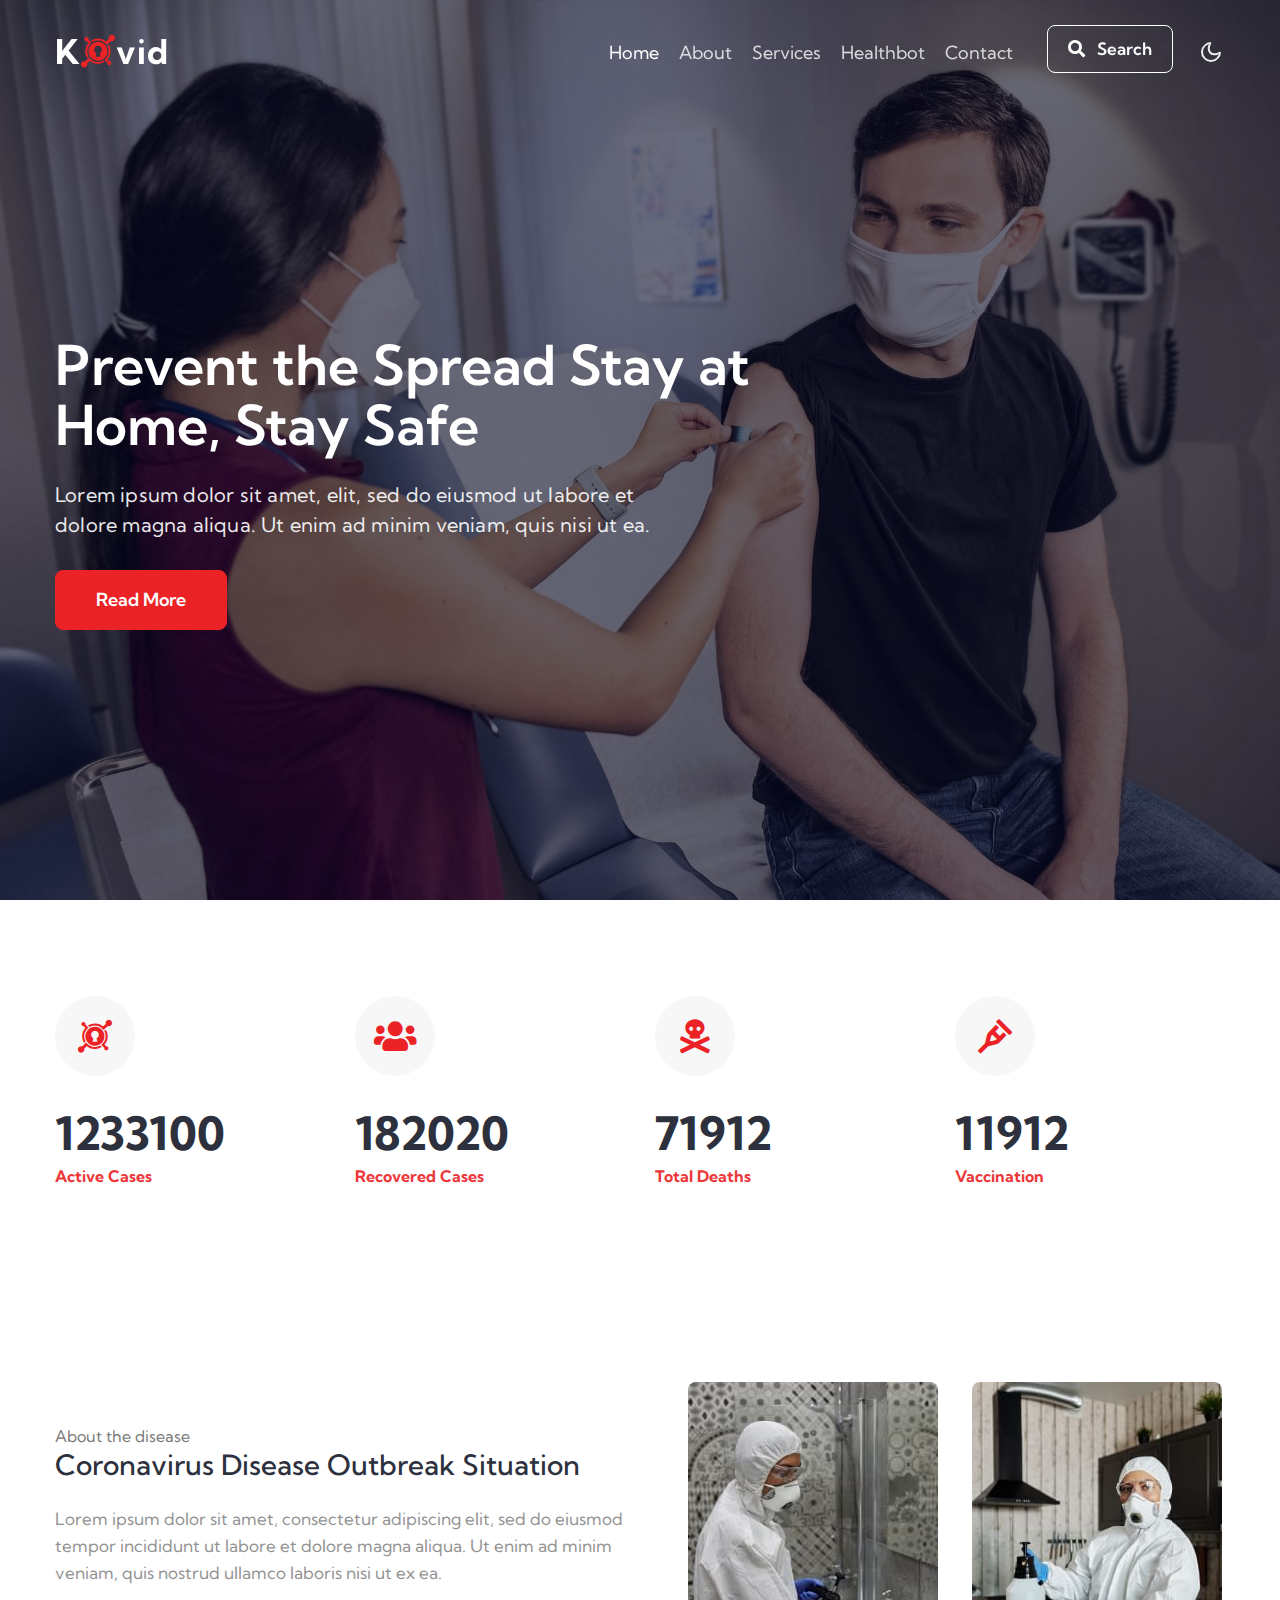
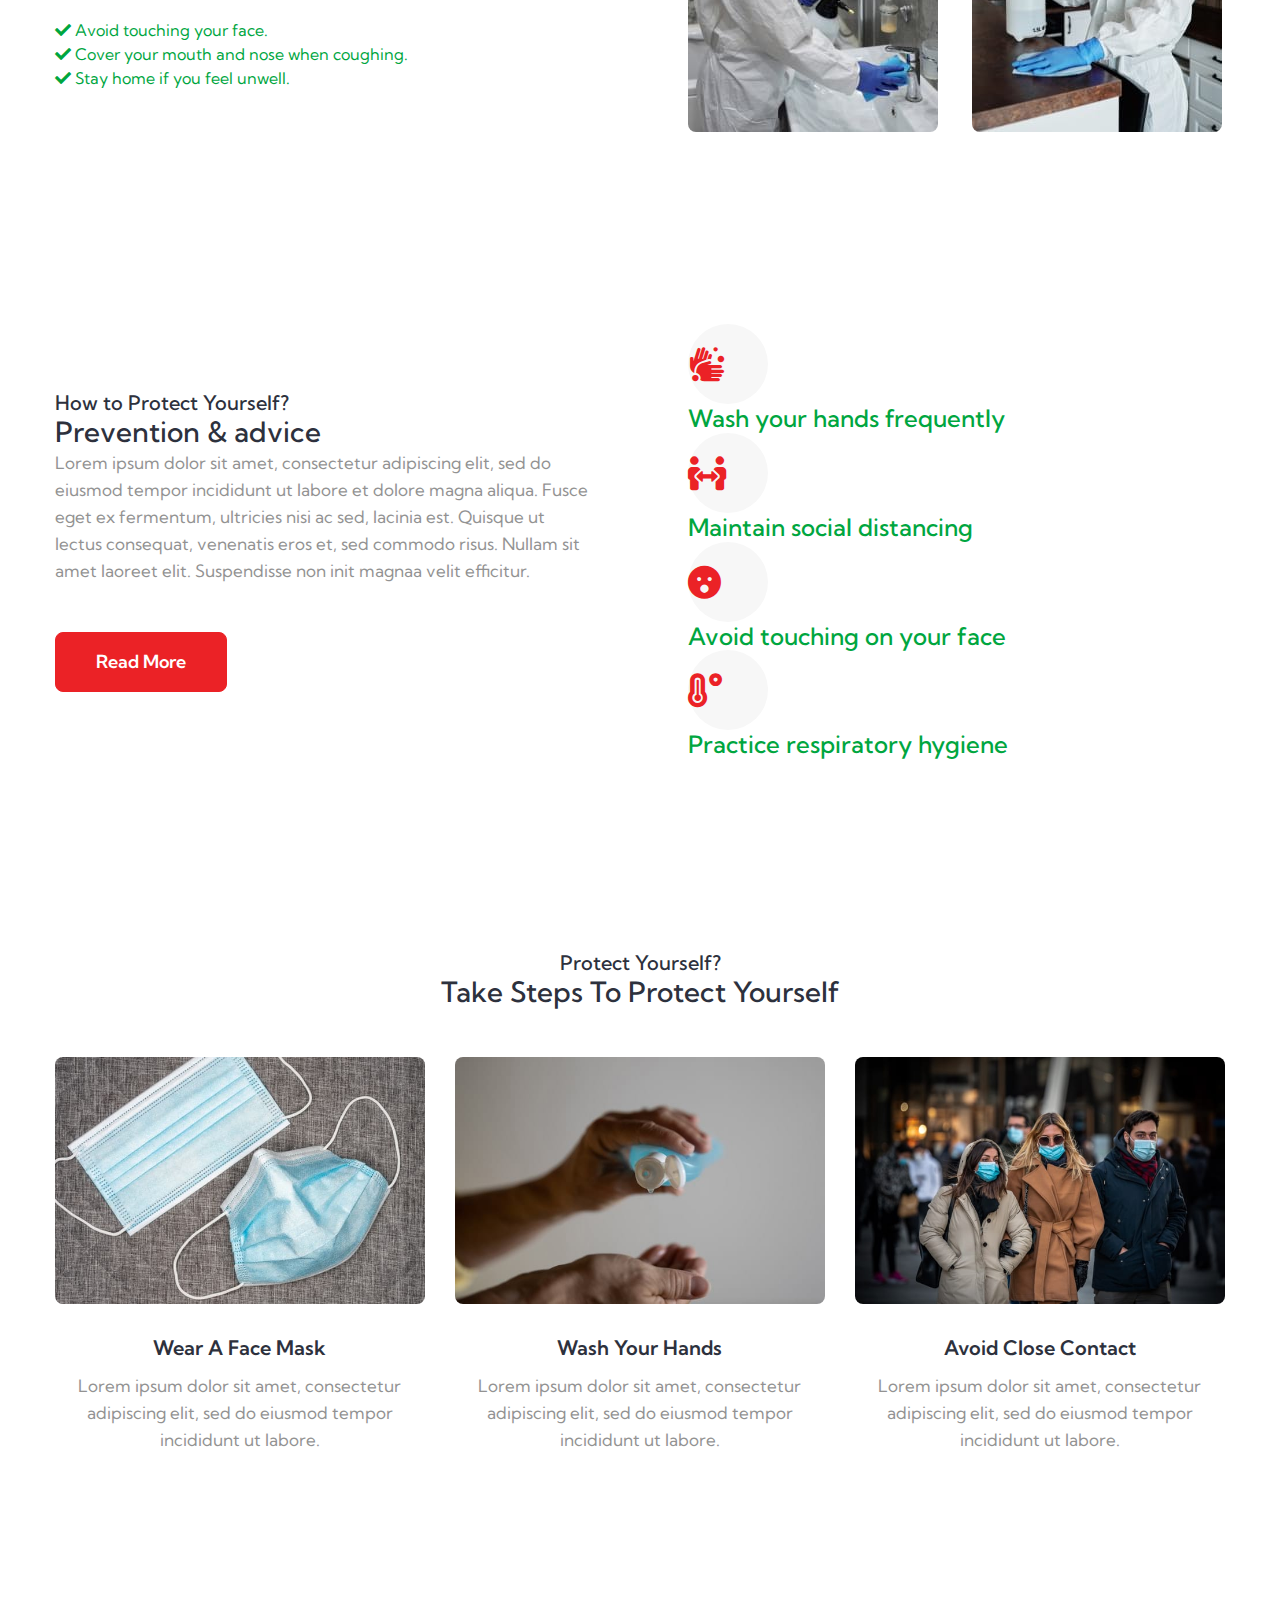
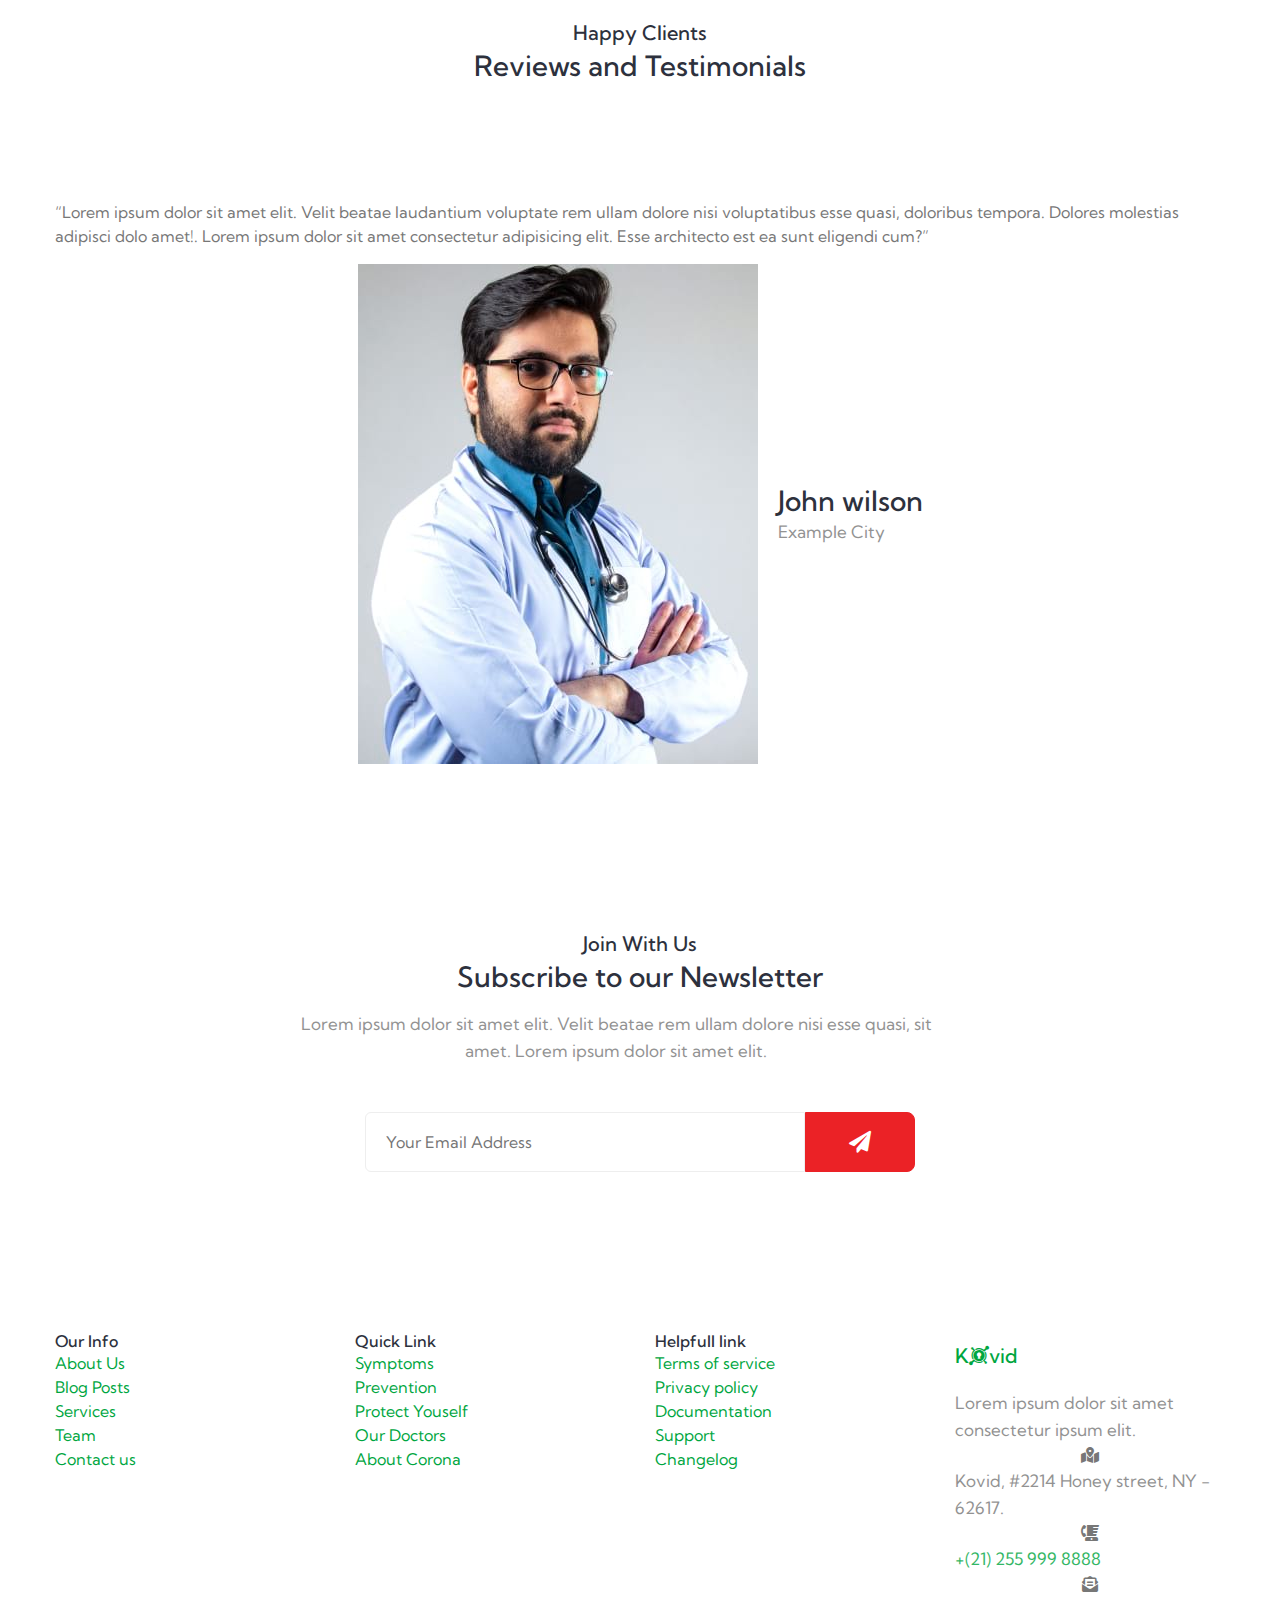
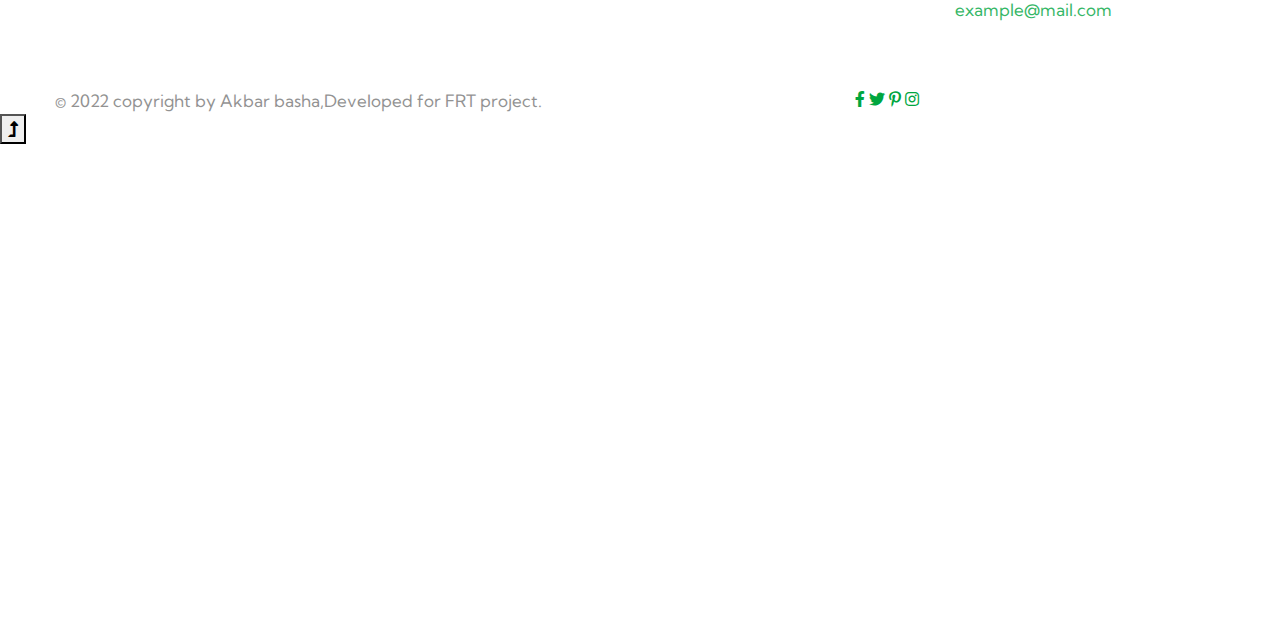
<file: index.html>
<!doctype html>
<html lang="en">

<head>
    <!-- Required meta tags -->
    <meta charset="utf-8">
    <meta name="viewport" content="width=device-width, initial-scale=1, shrink-to-fit=no">
    <title>Kovid - Medical Category Bootstrap Responsive </title>
    <!-- google fonts -->
    <link href="//fonts.googleapis.com/css2?family=Kumbh+Sans:wght@300;400;700&display=swap" rel="stylesheet">
    <!-- Template CSS -->
    <link rel="stylesheet" href="assets/css/style-starter.css">
</head>

<body>
    <!--header-->
    <header id="site-header" class="fixed-top">
        <div class="container">
            <nav class="navbar navbar-expand-lg navbar-dark stroke">
                <h1>
                    <a class="navbar-brand" href="index.html">
                      K<i class="fab fa-keycdn"></i>vid</a>
                </h1>
                <!-- if logo is image enable this   
          <a class="navbar-brand" href="#index.html">
              <img src="image-path" alt="Your logo" title="Your logo" style="height:35px;" />
          </a> -->
                <button class="navbar-toggler  collapsed bg-gradient" type="button" data-toggle="collapse"
                    data-target="#navbarTogglerDemo02" aria-controls="navbarTogglerDemo02" aria-expanded="false"
                    aria-label="Toggle navigation">
                    <span class="navbar-toggler-icon fa icon-expand fa-bars"></span>
                    <span class="navbar-toggler-icon fa icon-close fa-times"></span>
                    </span>
                </button>
                <div class="collapse navbar-collapse" id="navbarTogglerDemo02">
                    <ul class="navbar-nav ml-lg-auto">
                        <li class="nav-item active">
                            <a class="nav-link" href="index.html">Home <span class="sr-only">(current)</span></a>
                        </li>
                        <li class="nav-item">
                            <a class="nav-link" href="about.html">About</a>
                        </li>
                        <li class="nav-item">
                            <a class="nav-link" href="services.html">Services</a>
                        </li>
                         <li class="nav-item">
                            <a class="nav-link" href="health-bot.html">healthbot</a>
                        </li>
                        <li class="nav-item mr-lg-1">
                            <a class="nav-link" href="contact.html">Contact</a>
                        </li>
                         <!--/search-right-->
                            <li class="header-search mr-lg-2 mt-lg-0 mt-4 position-relative">
                                <div class="search-right">
                                    <a href="#search" class="btn btn-style search-btn" title="search"><span
                                            class="fas fa-search mr-2" aria-hidden="true"></span> Search</a>
                                  
                                </div>
                            </li>
                            <!--//search-right-->
                    </ul>
                </div>
               

                <!-- toggle switch for light and dark theme -->
                <div class="mobile-position">
                    <nav class="navigation">
                        <div class="theme-switch-wrapper">
                            <label class="theme-switch" for="checkbox">
                                <input type="checkbox" id="checkbox">
                                <div class="mode-container py-1">
                                    <i class="gg-sun"></i>
                                    <i class="gg-moon"></i>
                                </div>
                            </label>
                        </div>
                    </nav>
                </div>
                <!-- //toggle switch for light and dark theme -->
            </nav>

        </div>
    </header>
    <!--/header-->

    <!-- hero slider Start -->
    <div class="banner-wrap">
        <div class="banner-slider">
            <!-- hero slide start -->
            <div class="banner-slide bg1">
                <div class="container">
                    <div class="hero-content">
                        <h1 data-animation="flipInX" data-delay="0.8s" data-color="#fff">
                            Prevent the Spread
                            Stay at Home, Stay Safe</h1>
                        <p data-animation="fadeInDown" class="mt-4">Lorem ipsum dolor sit amet, elit, sed do eiusmod ut
                            labore et dolore magna aliqua.
                            <span class="dis-none">Ut enim ad minim veniam, quis nisi ut ea.</span> </p>
                        <div class="cta-btn" data-animation="fadeInUp" data-delay="1s">
                            <a href="#url" class="btn btn-style btn-primary">Read More</a>
                        </div>
                    </div>
                </div>
                <div class="hero-overlay"></div>
            </div>
            <!-- hero slide end -->
           
        </div>
    </div>
    <!-- hero slider end -->
    <!--/home-stats-->
    <section class="stats-main py-5">
        <div class="container py-lg-5 py-2">
            <div class="row stats-con">
                <div class="col-lg-3 col-6 stats_info counter_grid text-left mt-lg-0 mt-5">
                    <div class="icon stat-icon">
                        <i class="fab fa-keycdn"></i>
                    </div>
                    <p class="counter">1233100</p>
                    <h4>Active Cases</h4>
                </div>
                <div class="col-lg-3 col-6 stats_info counter_grid1 text-left mt-lg-0 mt-5">
                    <div class="icon stat-icon">
                        <i class="fas fa-users"></i>
                    </div>
                    <p class="counter">182020</p>
                    <h4>Recovered Cases</h4>
                </div>
                <div class="col-lg-3 col-6 stats_info counter_grid text-left mt-lg-0 mt-5">
                    <div class="icon stat-icon">
                        <i class="fas fa-skull-crossbones"></i>
                    </div>
                    <p class="counter">71912</p>
                    <h4>Total Deaths</h4>
                </div>
                <div class="col-lg-3 col-6 stats_info counter_grid text-left mt-lg-0 mt-5">
                    <div class="icon stat-icon">
                        <i class="fas fa-crutch"></i>
                    </div>
                    <p class="counter">11912</p>
                    <h4>Vaccination</h4>
                </div>
            </div>
        </div>
    </section>
    <!--//home-stats-->
    <!-- home page about section -->
    <section class="homeblock1" id="about">
        <div class="midd-w3 py-5">
            <div class="container py-lg-5 py-md-3">
                <div class="row align-items-center">
                    <div class="col-lg-6">
                        <span class="title-subhny">About the disease</span>
                        <h3 class="title">Coronavirus Disease 
                            Outbreak Situation</h3>
                        <p class="mt-md-4 mt-3">Lorem ipsum dolor sit amet, consectetur adipiscing elit, sed do eiusmod
                            tempor incididunt ut labore et dolore magna aliqua. Ut enim ad minim veniam, quis nostrud
                            ullamco laboris nisi ut ex ea. </p>
                        <ul class="service-list pt-lg-2 mt-4">
                            <li class="service-link"><a href="#url"><span class="fas fa-check"></span> Avoid touching your face.</a></li>
                            <li class="service-link"><a href="#url"><span class="fas fa-check"></span> Cover your mouth and nose when coughing.</a></li>
                            <li class="service-link"><a href="#url"><span class="fas fa-check"></span> Stay home if you feel unwell.</a></li>
                        </ul>
                    </div>
                    <div class="HomeAboutImages col-lg-6 mt-lg-0 mt-5 pl-lg-5">
                        <div class="row position-relative">
                            <div class="col-6">
                                <img src="assets/images/1.jpg" alt="" class="radius-image img-fluid">
                            </div>
                            <div class="col-6">
                                <img src="assets/images/2.jpg" alt="" class="radius-image img-fluid">
                            </div>
                        </div>
                    </div>
                </div>
            </div>
        </div>
    </section>
    <!-- //home page about section -->
    <!-- features-section -->
    <section class="features py-5" id="work">
        <div class="container py-lg-5 py-md-4 py-2">
            <div class="row main-cont-wthree-2 align-items-center">
                <div class="col-lg-6 feature-grid-left pr-lg-5">
                    <h5 class="title-subhny">How to Protect Yourself?</h5>
                    <h3 class="title-mb-4">Prevention & advice</h3>
                    <p class="text-para">Lorem ipsum dolor sit amet, consectetur adipiscing elit, sed do eiusmod tempor incididunt ut labore et dolore magna aliqua.  Fusce eget ex fermentum, ultricies nisi ac sed,
                        lacinia est. Quisque ut lectus consequat, venenatis eros et, sed commodo risus. Nullam sit
                        amet laoreet elit. Suspendisse non init magnaa velit efficitur.
                    </p>
                    <a href="about.html" class="btn btn-style btn-primary mt-lg-5 mt-4">Read More</a>
                </div>
                <div class="col-lg-6 feature-grid-right mt-lg-0 mt-5 pl-lg-5">
                    <div class="call-grids-d-grid">
                        <div class="grids-1 box-wrap">
                            <div class="icon">
                                <i class="fas fa-hands-wash"></i>
                            </div>
                            <h4><a href="about.html" class="title-head">Wash your hands frequently</a></h4>
                        </div>
                        <div class="grids-1 box-wrap">
                            <div class="icon">
                                <i class="fas fa-people-arrows"></i>
                            </div>
                            <h4><a href="about.html" class="title-head">Maintain social distancing</a></h4>
                        </div>
                        <div class="grids-1 box-wrap">
                            <div class="icon">
                                <i class="fas fa-surprise"></i>
                            </div>
                            <h4><a href="about.html" class="title-head">Avoid touching on your face</a></h4>
                        </div>
                        <div class="grids-1 box-wrap">
                            <div class="icon">
                                <i class="fas fa-temperature-high"></i>
                            </div>
                            <h4><a href="about.html" class="title-head">Practice respiratory hygiene</a></h4>
                        </div>
                    </div>
                </div>
            </div>
        </div>
    </section>
    <!-- features section -->
    <!--  services section -->
    <div class="servicesblock2" id="services">
        <section id="grids5-block" class="py-5">
            <div class="container py-lg-5 py-md-4 py-2">
                <h5 class="title-subhny text-center">Protect Yourself?</h5>
                <h3 class="title text-center">Take Steps To Protect
                    Yourself</h3>
                <div class="row mt-lg-5 mt-4 text-center">
                    <div class="col-lg-4 col-md-6">
                        <div class="grids5-info">
                            <a href="#service" class="d-block zoom"><img src="assets/images/s1.jpg" alt=""
                                    class="img-fluid" /></a>
                            <div class="blog-info">
                                <a href="#service" class="title">Wear A Face Mask</a>
                                <p class="text-para"> Lorem ipsum dolor sit amet, consectetur adipiscing elit, sed do eiusmod tempor incididunt ut labore. </p>
                            </div>
                           
                        </div>
                    </div>
                    <div class="col-lg-4 col-md-6 mt-md-0 mt-5">
                        <div class="grids5-info">
                            <a href="#service" class="d-block zoom"><img src="assets/images/s2.jpg" alt=""
                                    class="img-fluid" /></a>
                            <div class="blog-info">
                                <a href="#service" class="title">Wash Your Hands</a>
                                <p class="text-para">Lorem ipsum dolor sit amet, consectetur adipiscing elit, sed do eiusmod tempor incididunt ut labore. </p>
                            </div>
                            
                        </div>
                    </div>
                    <div class="col-lg-4 col-md-6 mt-lg-0 mt-5">
                        <div class="grids5-info">
                            <a href="#service" class="d-block zoom"><img src="assets/images/s3.jpg" alt=""
                                    class="img-fluid" /></a>
                            <div class="blog-info">
                                <a href="#service" class="title">Avoid Close Contact</a>
                                <p class="text-para"> Lorem ipsum dolor sit amet, consectetur adipiscing elit, sed do eiusmod tempor incididunt ut labore. </p>
                            </div>
                           
                        </div>
                    </div>
                </div>
            </div>
        </section>
    </div>
    <!--//services-section-->
    <!--/testimonials-->
    <section class="testimonials" id="testimonials">
        <!-- /grids -->
        <div class="cusrtomer-layout py-5">
            <div class="container py-lg-4 py-md-3 py-2 pb-lg-0">
                <h5 class="title-subhny text-center mb-1">Happy Clients</h5>
                <h3 class="title two text-center mb-sm-5 mb-4">Reviews and Testimonials</h3>
                <!-- /grids -->
                <div class="testimonial-width">
                    <div id="owl-demo1" class="owl-two owl-carousel owl-theme">
                        <div class="item">
                            <div class="testimonial-content">
                                <div class="testimonial">
                                    <i class="fas fa-quote-right"></i>
                                    <blockquote>
                                        <q>Lorem ipsum dolor sit amet elit. Velit beatae
                                            laudantium voluptate rem ullam dolore nisi voluptatibus esse quasi,
                                            doloribus tempora.
                                            Dolores molestias adipisci dolo amet!. Lorem ipsum dolor sit amet
                                            consectetur
                                            adipisicing elit. Esse architecto est ea sunt eligendi cum?</q>
                                    </blockquote>
                                    <div class="testi-des">
                                        <div class="test-img"><img src="assets/images/team1.jpg" class="img-fluid"
                                                alt="client-img">
                                        </div>
                                        <div class="peopl align-self">
                                            <h3>John wilson</h3>
                                            <p class="indentity">Example City</p>
                                        </div>
                                    </div>
                                </div>
                            </div>
                        </div>

                    </div>
                </div>
            </div>
            <!-- /grids -->
        </div>
        <!-- //grids -->
    </section>
    <!-- //testimonials -->
   
     <!--/subscribe-->
            <section class="roject py-5" id="subscribe">
                <div class="container py-md-5 py-sm-4 py-2">
                    <div class="bottom-info">
                        <div class="header-section text-center">
                            <h5 class="title-subhny text-center mb-1">Join With Us</h5>
                            <h3 class="title">Subscribe to our Newsletter</h3>
                            <p class="mt-3 pr-lg-5">Lorem ipsum dolor sit amet elit. Velit beatae
                                rem ullam dolore nisi esse quasi, sit amet. Lorem ipsum dolor sit
                                amet elit.</p>
                        </div>
                        <form action="#" class="subscribe mt-5" method="post">
                            <input type="email" name="email" placeholder="Your Email Address" required="">
                            <button class="btn btn-style btn-primary"><i class="fas fa-paper-plane"></i></button>
                        </form>
                    </div>
                </div>
            </section>
     <!--//subscribe-->
    <!--/footer-->
    <section class="footer-29-main">
        <div class="footer-29 py-5">
            <div class="container py-lg-3">
                <div class="row footer-top-29">
                    <div class="col-lg-3 col-sm-6 footer-list-29 footer-2 mt-lg-0 mt-md-5 mt-4">
                        <ul>
                            <h6 class="footer-title-29">Our Info</h6>
                            <li><a href="about.html">About Us</a></li>
                            <li><a href="blog.html"> Blog Posts</a></li>
                            <li><a href="services.html">Services</a></li>
                           
                            <li><a href="about.html">Team</a></li>
                            <li><a href="contact.html">Contact us</a></li>
                        </ul>
                    </div>
                    <div class="col-lg-3 col-sm-6 footer-list-29 footer-2 mt-lg-0 mt-md-5 mt-4">
                        <h6 class="footer-title-29">Quick Link</h6>
                        <ul>
                            <li><a href="#syn">Symptoms</a></li>
                        
                            <li><a href="#vention">Prevention</a></li>
                            <li><a href="#protect">Protect Youself</a></li>
                            <li><a href="#our">Our Doctors</a></li>
                            <li><a href="#pack">About Corona</a></li>
                            
                        </ul>
                    </div>
                    <div class="col-lg-3 col-sm-6 footer-list-29 footer-2 mt-lg-0 mt-md-5 mt-4">
                        <h6 class="footer-title-29">Helpfull link</h6>
                        <ul>
                            <li><a href="#terms">Terms of service</a></li>
                            <li><a href="#privacy"> Privacy policy</a></li>
                            <li><a href="#doc"> Documentation</a></li>
                            <li><a href="#support"> Support</a></li>
                            <li><a href="#changelog"> Changelog</a></li>
                        </ul>
                    </div>
                    <div class="col-lg-3 col-sm-6 footer-list-29 footer-2 mt-lg-0 mt-md-5 mt-4">
                        <div class="footer-logo mb-3">
                            <h2>
                                <a class="navbar-brand" href="index.html">
                                    K<i class="fab fa-keycdn"></i>vid</a>
                            </h2>
                        </div>
                        <p>Lorem ipsum dolor sit amet consectetur ipsum elit.</p>

                        <div class="cont-details">
                            <div class="cont-top margin-up">
                              <div class="cont-left text-center">
                                <span class="fas fa-map-marked-alt"></span>
                              </div>
                              <div class="cont-right">
                                <p> Kovid, #2214 Honey street, NY - 62617.</p>
                              </div>
                            </div>
                            <div class="cont-top margin-up">
                              <div class="cont-left text-center">
                                <span class="fas fa-blender-phone"></span>
                              </div>
                              <div class="cont-right">
                                <p><a href="tel:+(21) 255 999 8888"> +(21) 255 999
                                    8888</a></p>
                              </div>
                            </div>
                            <div class="cont-top margin-up">
                              <div class="cont-left text-center">
                                <span class="fas fa-envelope-open-text"></span>
                              </div>
                              <div class="cont-right">
                                <p><a href="mailto:example@mail.com" class="mail">
                                    example@mail.com</a></p>
                              </div>
                            </div>
                          </div>
                       
                    </div>
                </div>
            </div>
        </div>
    </section>
    <!-- //footer -->
    <!-- copyright -->
    <section class="copyright">
        <div class="container">
            <div class="row bottom-copies">
                <p class="col-lg-8 copy-footer-29">© 2022 copyright by Akbar basha,Developed for FRT project.</p>
                  <div class="col-lg-4 main-social-footer-29">
                    <a href="#facebook" class="facebook"><span class="fab fa-facebook-f"></span></a>
                    <a href="#twitter" class="twitter"><span class="fab fa-twitter"></span></a>
                    <a href="#pinterest"><span class="fab fa-pinterest-p"></span></a>
                    <a href="#instagram" class="instagram"><span class="fab fa-instagram"></span></a>
                 
                  </div>
            </div>
        </div>
        <!-- move top -->
        <button onclick="topFunction()" id="movetop" title="Go to top">
            <i class="fas fa-level-up-alt"></i>
        </button>
        <script>
            // When the user scrolls down 20px from the top of the document, show the button
            window.onscroll = function () {
                scrollFunction()
            };

            function scrollFunction() {
                if (document.body.scrollTop > 20 || document.documentElement.scrollTop > 20) {
                    document.getElementById("movetop").style.display = "block";
                } else {
                    document.getElementById("movetop").style.display = "none";
                }
            }

            // When the user clicks on the button, scroll to the top of the document
            function topFunction() {
                document.body.scrollTop = 0;
                document.documentElement.scrollTop = 0;
            }
        </script>
        <!-- /move top -->
    </section>
    <iframe src='https://webchat.botframework.com/embed/healtbot-hxpykao?s=qeNwvUTu-BQ.z8e1Hk49Ag6hMss0yCSYP3B7nj-PkrBydJqeuCwckig'  style='min-width: 400px; width: 100%; min-height: 500px;'></iframe>
    <!-- //copyright -->
    <!--//footer-->
    <!-- Template JavaScript -->
    <script src="assets/js/jquery-3.3.1.min.js"></script>
    <script src="assets/js/theme-change.js"></script>
    
    <!-- disable body scroll which navbar is in active -->
    <script>
        $(function () {
            $('.navbar-toggler').click(function () {
                $('body').toggleClass('noscroll');
            })
        });
    </script>
    <!-- disable body scroll which navbar is in active -->

    <!--/MENU-JS-->
    <script>
        $(window).on("scroll", function () {
            var scroll = $(window).scrollTop();

            if (scroll >= 80) {
                $("#site-header").addClass("nav-fixed");
            } else {
                $("#site-header").removeClass("nav-fixed");
            }
        });

        //Main navigation Active Class Add Remove
        $(".navbar-toggler").on("click", function () {
            $("header").toggleClass("active");
        });
        $(document).on("ready", function () {
            if ($(window).width() > 991) {
                $("header").removeClass("active");
            }
            $(window).on("resize", function () {
                if ($(window).width() > 991) {
                    $("header").removeClass("active");
                }
            });
        });
    </script>
    <!--//MENU-JS-->
    <script src="assets/js/bootstrap.min.js"></script>

</body>

</html>
</file>
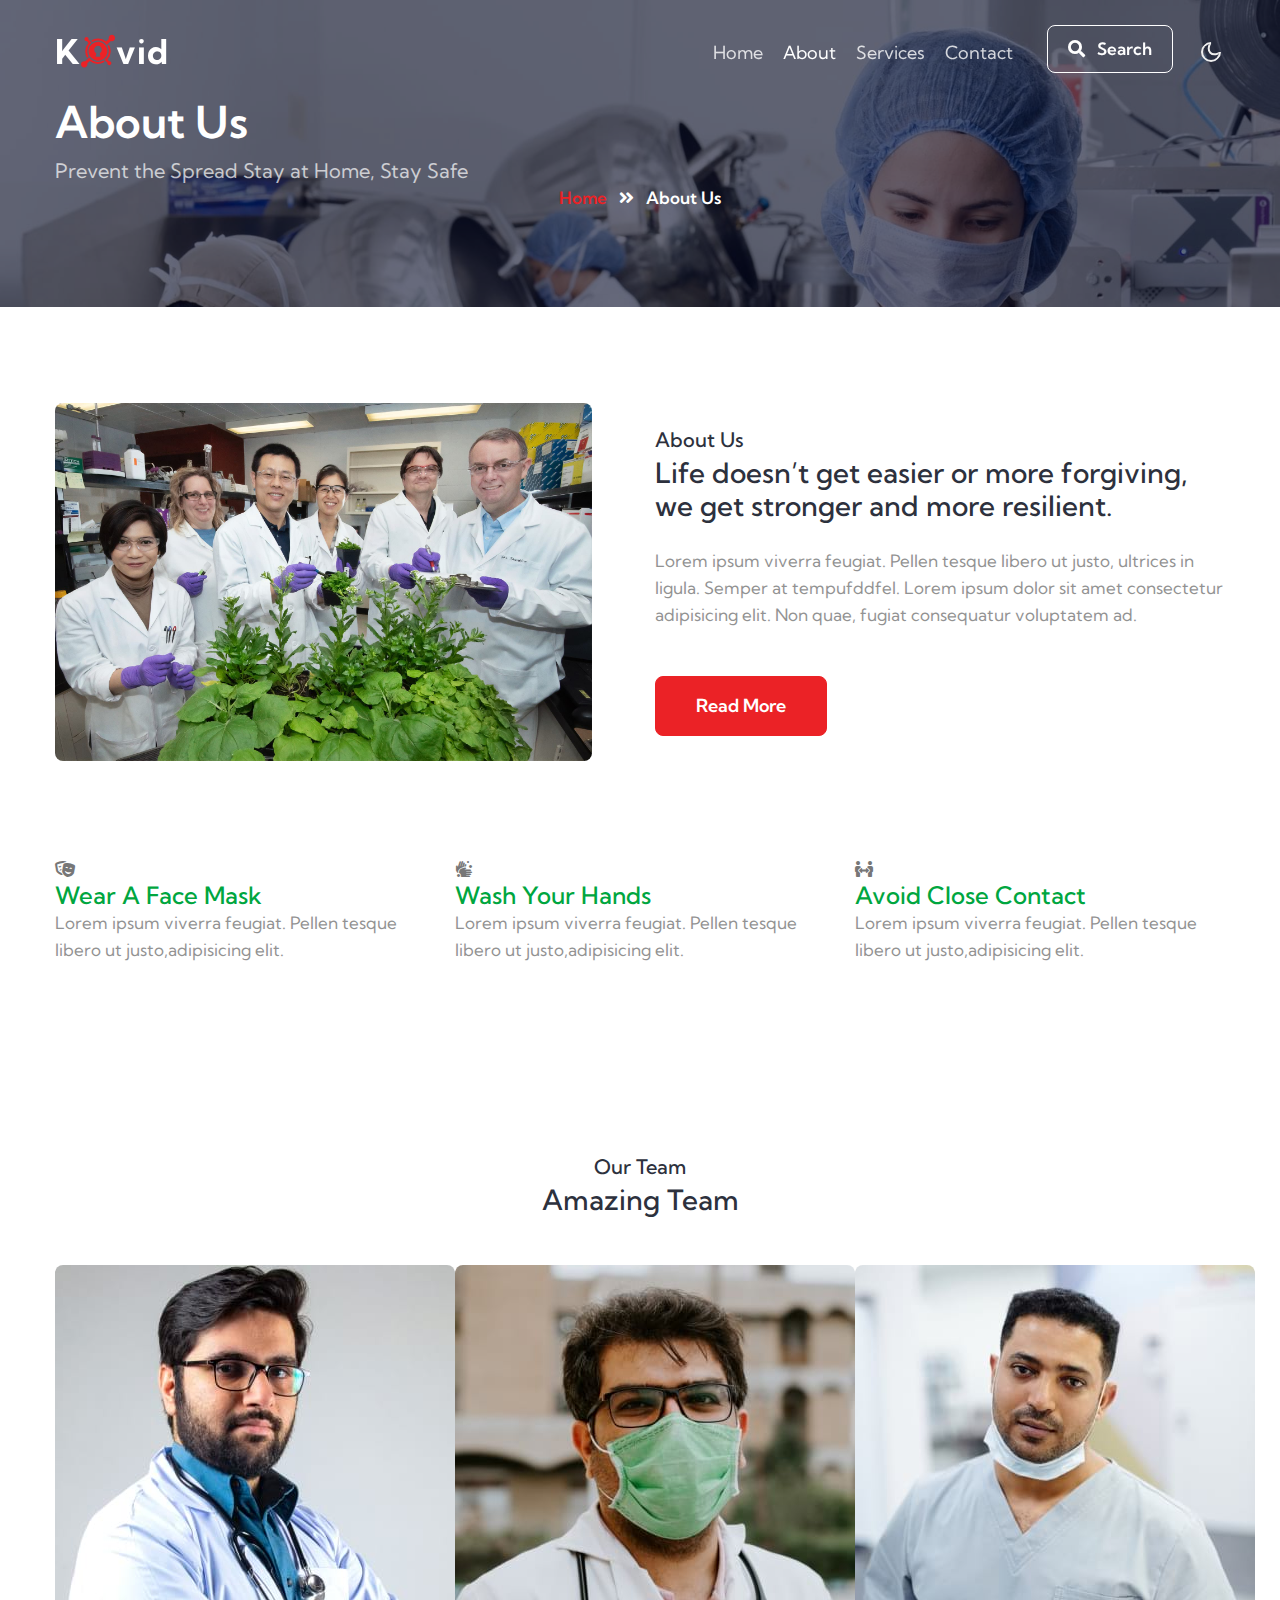
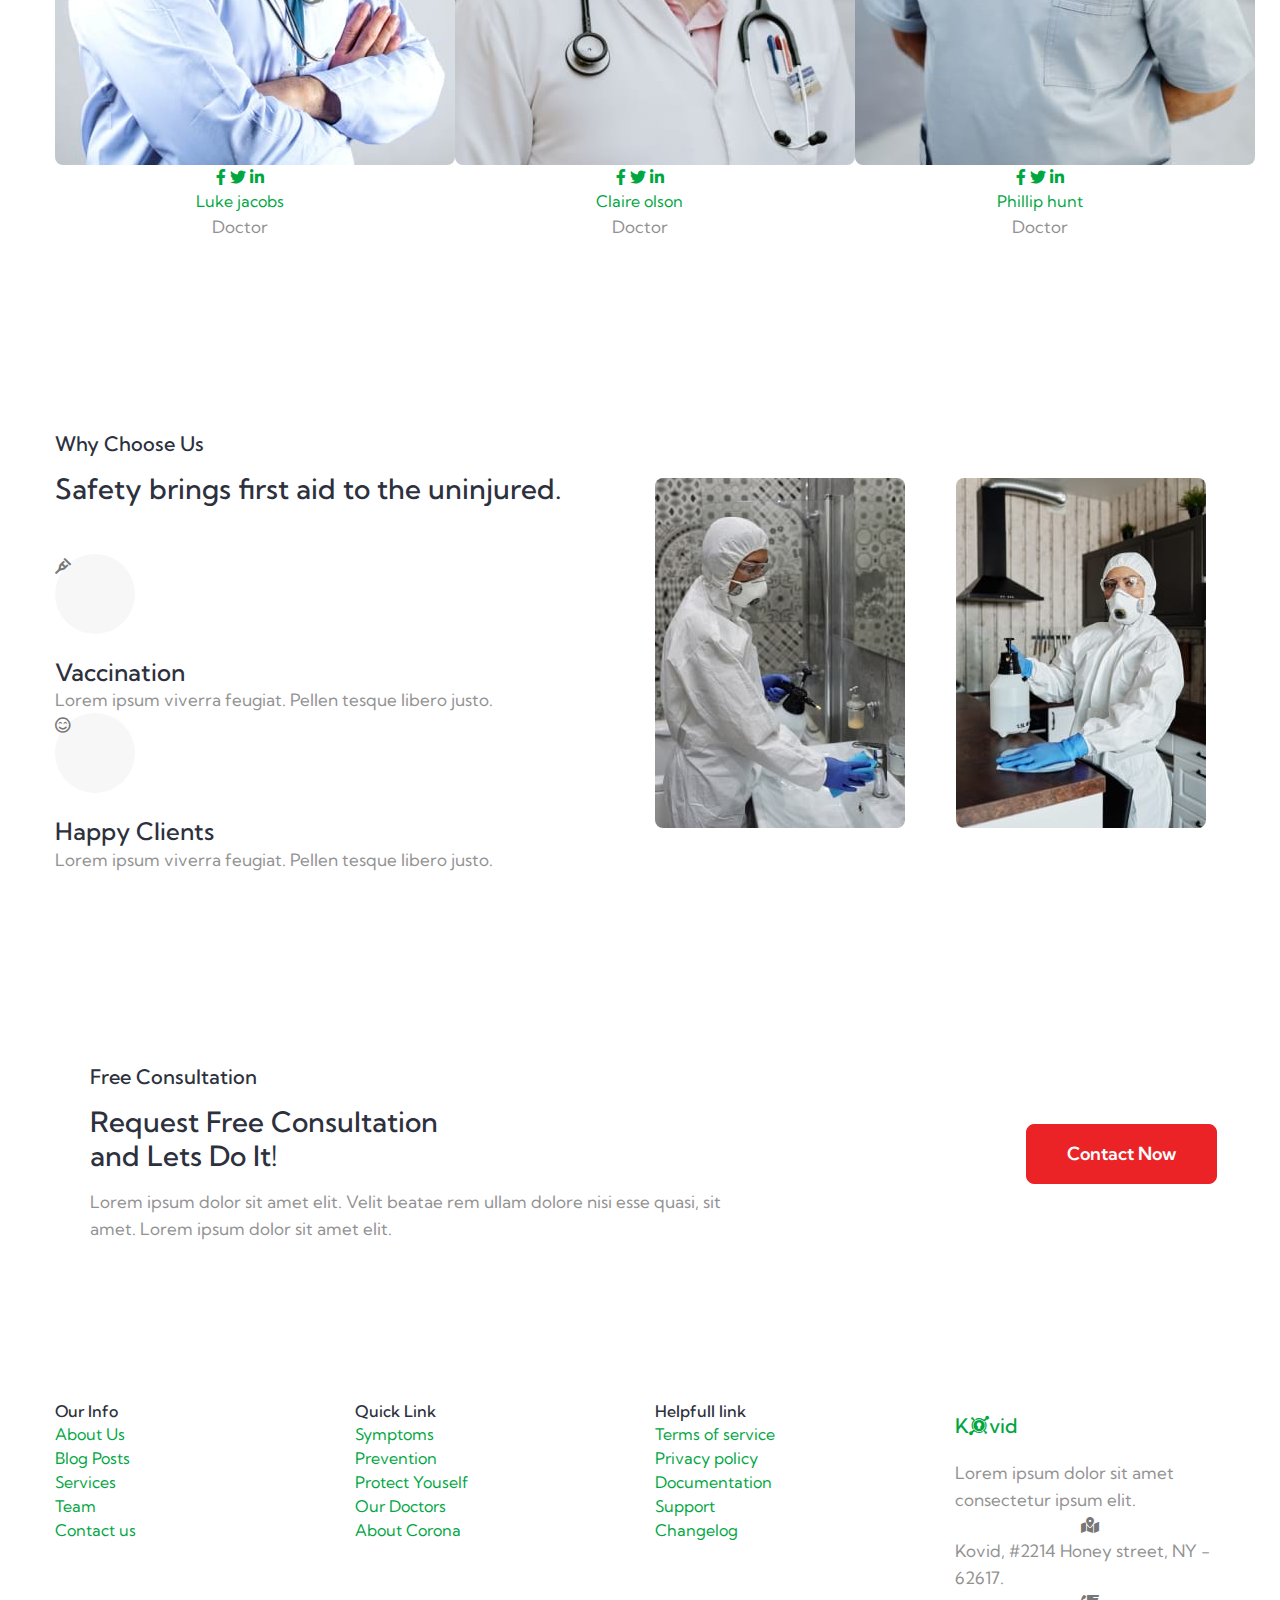
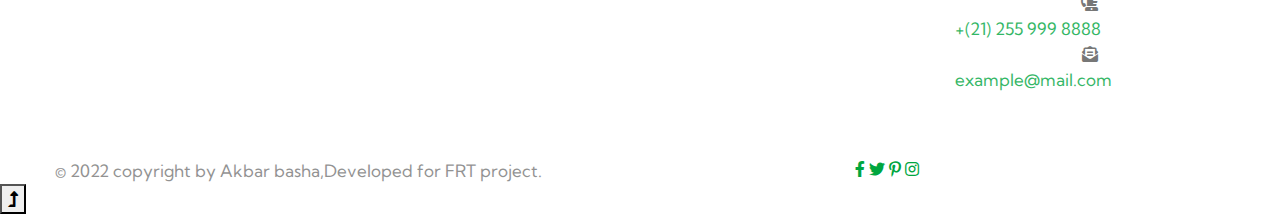
<file: about.html>
<!doctype html>
<html lang="en">

<head>
  <!-- Required meta tags -->
  <meta charset="utf-8">
  <meta name="viewport" content="width=device-width, initial-scale=1, shrink-to-fit=no">
  <title>Kovid - Medical Category Bootstrap Responsive Template | About : medical</title>
  <!-- google fonts -->
  <link href="//fonts.googleapis.com/css2?family=Kumbh+Sans:wght@300;400;700&display=swap" rel="stylesheet">
  <!-- Template CSS -->
  <link rel="stylesheet" href="assets/css/style-starter.css">
</head>

<body>
  <!--header-->
  <header id="site-header" class="fixed-top">
    <div class="container">
      <nav class="navbar navbar-expand-lg navbar-dark stroke">
        <h1>
          <a class="navbar-brand" href="index.html">
            K<i class="fab fa-keycdn"></i>vid</a>
        </h1>
        <!-- if logo is image enable this   
          <a class="navbar-brand" href="#index.html">
              <img src="image-path" alt="Your logo" title="Your logo" style="height:35px;" />
          </a> -->
        <button class="navbar-toggler  collapsed bg-gradient" type="button" data-toggle="collapse"
          data-target="#navbarTogglerDemo02" aria-controls="navbarTogglerDemo02" aria-expanded="false"
          aria-label="Toggle navigation">
          <span class="navbar-toggler-icon fa icon-expand fa-bars"></span>
          <span class="navbar-toggler-icon fa icon-close fa-times"></span>
          </span>
        </button>
        <div class="collapse navbar-collapse" id="navbarTogglerDemo02">
          <ul class="navbar-nav ml-lg-auto">
            <li class="nav-item">
              <a class="nav-link" href="index.html">Home <span class="sr-only">(current)</span></a>
            </li>
            <li class="nav-item active">
              <a class="nav-link" href="about.html">About</a>
            </li>
            <li class="nav-item">
              <a class="nav-link" href="services.html">Services</a>
            </li>

            <li class="nav-item mr-lg-1">
              <a class="nav-link" href="contact.html">Contact</a>
          </li>
           <!--/search-right-->
              <li class="header-search mr-lg-2 mt-lg-0 mt-4 position-relative">
                  <div class="search-right">
                      <a href="#search" class="btn btn-style search-btn" title="search"><span
                              class="fas fa-search mr-2" aria-hidden="true"></span> Search</a>
                     
                  </div>
              </li>
              <!--//search-right-->
          </ul>
        </div>
        <!-- toggle switch for light and dark theme -->
        <div class="mobile-position">
          <nav class="navigation">
            <div class="theme-switch-wrapper">
              <label class="theme-switch" for="checkbox">
                <input type="checkbox" id="checkbox">
                <div class="mode-container py-1">
                  <i class="gg-sun"></i>
                  <i class="gg-moon"></i>
                </div>
              </label>
            </div>
          </nav>
        </div>
        <!-- //toggle switch for light and dark theme -->
      </nav>

    </div>
  </header>
  <!--/header-->
  <!-- breadcrumb -->
<section class="about-breadcrumb text-center">
  <div class="breadcrumb-bg breadcrumb-bg-about py-5">
      <div class="container py-lg-5 py-md-4">
        <div class="breadcrumb-gids">
          <div class="breadcrumb-left text-left">
                    <h2 class="title AboutPageBanner">
                  About Us   </h2>
                              <p class="inner-page-para mt-2">
                                Prevent the Spread
                                Stay at Home, Stay Safe             </p>
          </div>
          <div class="breadcrumb-right">
                <ul class="breadcrumbs-custom-path">
                  <li><a href="index.html">Home</a></li>
                  <li class="active"><span class="fas fa-angle-double-right mx-2"></span> About Us</li>
                </ul>
          </div>
    </div>
      </div>
      <div class="hero-overlay"></div>
  </div>
</section>
<!--//breadcrumb-->
<!--/aboutblock1-->
  <section class="aboutblock1" id="about">
    <div class="midd py-5">
      <div class="container py-lg-5 py-md-4 py-2">
        <div class="row">
          <div class="col-lg-6 left-wthree-img pr-lg-5">
            <div class="position-relative">
              <img src="assets/images/banner5.jpg"
                alt="" class="img-fluid radius-image">
              </div>
            </div>
          <div class="col-lg-6 mt-lg-0 mt-5 about-right-faq align-self">
            <h5 class="title-subhny mb-1">About Us</h5>
            <h3 class="title">Life doesn’t get easier or more forgiving, we get stronger and more resilient.</h3>
            <p class="mt-4">Lorem ipsum viverra feugiat. Pellen tesque libero ut justo,
              ultrices in ligula. Semper at tempufddfel. Lorem ipsum dolor sit amet consectetur adipisicing
              elit. Non quae, fugiat consequatur voluptatem ad.</p>
            <a class="btn btn-primary btn-style mt-md-5 mt-4 mr-md-4 mr-3" href="#url">
              Read More </a>
          </div>
        </div>
        <!--/Features-->
        <div class="row justify-content-center mt-5 pt-lg-5 AboutFeatures">
          <div class="col-lg-4 col-md-6 grids-feature">
            <div class="area-box">
              <i class="fas fa-theater-masks" aria-hidden="true"></i>
              <div class="area-box-info">
                <h4><a href="#url" class="title-head">
                  Wear A Face Mask</a></h4>
                    <p>Lorem ipsum viverra feugiat. Pellen tesque libero ut justo,adipisicing
                      elit.</p>
              </div>
            </div>
          </div>
          <div class="col-lg-4 col-md-6 grids-feature mt-md-0 mt-4">
            <div class="area-box">
              <i class="fas fa-hands-wash" aria-hidden="true"></i>
              <div class="area-box-info">
                <h4><a href="#url" class="title-head">
                  Wash Your Hands</a></h4>
                    <p>Lorem ipsum viverra feugiat. Pellen tesque libero ut justo,adipisicing
                      elit.</p>
              </div>
            </div>
          </div>
          <div class="col-lg-4 col-md-6 grids-feature mt-lg-0 mt-4">
            <div class="area-box">
              <i class="fas fa-people-arrows" aria-hidden="true"></i>
              <div class="area-box-info">
                <h4><a href="#url" class="title-head">
                  Avoid Close Contact</a></h4>
                    <p>Lorem ipsum viverra feugiat. Pellen tesque libero ut justo,adipisicing
                      elit.</p>
              </div>
            </div>
          </div>
        </div>
         <!--//Features-->
      </div>
    </div>
  </section>
  <!--//aboutblock1-->
   <!--/team-sec-->
   <section class="team-main team py-5" id="team">
    <div class="container py-lg-5">
      <h5 class="title-subhny mb-1 text-center">Our Team</h5>
      <h3 class="title text-center">Amazing Team</h3>
      <div class="row team-row mt-md-5 mt-4">
        <div class="col-lg-4 col-6 team-wrap">
          <div class="team-member text-center">
            <div class="team-img">
              <img src="assets/images/team1.jpg" alt="" class="radius-image">
              <div class="overlay-team">
                <div class="team-details text-center">
                  <div class="socials mt-20">
                    <a href="#url">
                      <span class="fab fa-facebook-f"></span>
                    </a>
                    <a href="#url">
                      <span class="fab fa-twitter"></span>
                    </a>
                    <a href="#url">
                      <span class="fab fa-linkedin-in"></span>
                    </a>
                  </div>
                </div>
              </div>
            </div>
            <a href="#url" class="team-title">Luke jacobs</a>
            <p>Doctor</p>
          </div>
        </div>
        <!-- end team member -->
        <div class="col-lg-4 col-6 team-wrap">
          <div class="team-member text-center">
            <div class="team-img">
              <img src="assets/images/team3.jpg" alt="" class="radius-image">
              <div class="overlay-team">
                <div class="team-details text-center">
                  <div class="socials mt-20">
                    <a href="#url">
                      <span class="fab fa-facebook-f"></span>
                    </a>
                    <a href="#url">
                      <span class="fab fa-twitter"></span>
                    </a>
                    <a href="#url">
                      <span class="fab fa-linkedin-in"></span>
                    </a>
                  </div>
                </div>
              </div>
            </div>
            <a href="#url" class="team-title">Claire olson</a>
            <p>Doctor</p>
          </div>
        </div>
        <!-- end team member -->
        <div class="col-lg-4 col-6 team-wrap mt-lg-0 mt-5">
          <div class="team-member last text-center">
            <div class="team-img">
              <img src="assets/images/team2.jpg" alt="" class="radius-image">
              <div class="overlay-team">
                <div class="team-details text-center">
                  <div class="socials mt-20">
                    <a href="#url">
                      <span class="fab fa-facebook-f"></span>
                    </a>
                    <a href="#url">
                      <span class="fab fa-twitter"></span>
                    </a>
                    <a href="#url">
                      <span class="fab fa-linkedin-in"></span>
                    </a>
                  </div>
                </div>
              </div>
            </div>
            <a href="#url" class="team-title">Phillip hunt</a>
            <p>Doctor</p>
          </div>
        </div>
      </div>
  </section>
  <!--//team-sec-->
  <!--/about2-->
  <section class="about2 py-5">
    <div class="container py-lg-5 py-md-4 py-2 AboutPageStats">
      <div class="row cwp23-content align-items-center">
        <div class="col-lg-6 pr-lg-5">
          <h5 class="title-subhny mb-3">Why Choose Us</h5>
          <h3 class="title">Safety brings first aid to the uninjured.</h3>
          <div class="cwp23-text-cols mt-lg-5 mt-4">
            <div class="column">
              <div class="icon mb-4">
                  <span class="fas fa-crutch"></span>
               </div>
              <h4>Vaccination</h4>
              <p>Lorem ipsum viverra feugiat. Pellen tesque libero justo.</p>
            </div>
            <div class="column">
              <div class="icon mb-4">
                <span class="far fa-smile-beam"></span>
              </div>
              <h4>Happy Clients</h4>
              <p>Lorem ipsum viverra feugiat. Pellen tesque libero justo.</p>
            </div>
          </div>
        </div>
        <div class="col-lg-3 col-6 cwp23-text align-self mt-lg-0 mt-5 pr-md-3 pr-2">
          <img src="assets/images/1.jpg" alt=""
            class="radius-image img-fluid">
        </div>
        <div class="col-lg-3 col-6  cwp23-text align-self mt-lg-0 mt-5 pl-md-3 pl-2">
          <img src="assets/images/2.jpg" alt=""
            class="radius-image img-fluid">
        </div>
      </div>
    </div>
  </section>
 <!--//about2-->
  <!--/project-->
  <section class="project-main py-5">
    <div class="container py-md-5 py-2">
      <div class="project-in">
        <div class="row">
          <div class="col-lg-8">
            <div class="bottom-info">
              <div class="header-section pr-lg-5">
                <h5 class="title-subhny mb-3">Free Consultation</h5>
                <h3 class="title mb-3">Request Free Consultation <br>and <span class="span-bold">Lets Do It!</span>
                </h3>
                <p>Lorem ipsum dolor sit amet elit. Velit beatae rem ullam dolore nisi esse quasi, sit amet. Lorem ipsum dolor sit amet elit.</p>
              </div>
            </div>
          </div>
          <div class="col-lg-4 align-self text-lg-right mt-lg-0 mt-sm-5 mt-4">
            <a href="#" class="btn btn-primary btn-white  btn-style mr-2"> Contact Now </a>
          </div>
        </div>
      </div>
    </div>
  </section>
  <!--//project-->
  <!--/footer-->
  <section class="footer-29-main">
    <div class="footer-29 py-5">
      <div class="container py-lg-3">
        <div class="row footer-top-29">
          <div class="col-lg-3 col-sm-6 footer-list-29 footer-2 mt-lg-0 mt-md-5 mt-4">
            <ul>
              <h6 class="footer-title-29">Our Info</h6>
              <li><a href="about.html">About Us</a></li>
              <li><a href="blog.html"> Blog Posts</a></li>
              <li><a href="services.html">Services</a></li>

              <li><a href="about.html">Team</a></li>
              <li><a href="contact.html">Contact us</a></li>
            </ul>
          </div>
          <div class="col-lg-3 col-sm-6 footer-list-29 footer-2 mt-lg-0 mt-md-5 mt-4">
            <h6 class="footer-title-29">Quick Link</h6>
            <ul>
              <li><a href="#syn">Symptoms</a></li>

              <li><a href="#vention">Prevention</a></li>
              <li><a href="#protect">Protect Youself</a></li>
              <li><a href="#our">Our Doctors</a></li>
              <li><a href="#pack">About Corona</a></li>

            </ul>
          </div>
          <div class="col-lg-3 col-sm-6 footer-list-29 footer-2 mt-lg-0 mt-md-5 mt-4">
            <h6 class="footer-title-29">Helpfull link</h6>
            <ul>
              <li><a href="#terms">Terms of service</a></li>
              <li><a href="#privacy"> Privacy policy</a></li>
              <li><a href="#doc"> Documentation</a></li>
              <li><a href="#support"> Support</a></li>
              <li><a href="#changelog"> Changelog</a></li>
            </ul>
          </div>
          <div class="col-lg-3 col-sm-6 footer-list-29 footer-2 mt-lg-0 mt-md-5 mt-4">
            <div class="footer-logo mb-3">
              <h2>
                <a class="navbar-brand" href="index.html">
                    K<i class="fab fa-keycdn"></i>vid</a>
              </h2>
            </div>
            <p>Lorem ipsum dolor sit amet consectetur ipsum elit.</p>

            <div class="cont-details">
              <div class="cont-top margin-up">
                <div class="cont-left text-center">
                  <span class="fas fa-map-marked-alt"></span>
                </div>
                <div class="cont-right">
                  <p> Kovid, #2214 Honey street, NY - 62617.</p>
                </div>
              </div>
              <div class="cont-top margin-up">
                <div class="cont-left text-center">
                  <span class="fas fa-blender-phone"></span>
                </div>
                <div class="cont-right">
                  <p><a href="tel:+(21) 255 999 8888"> +(21) 255 999
                      8888</a></p>
                </div>
              </div>
              <div class="cont-top margin-up">
                <div class="cont-left text-center">
                  <span class="fas fa-envelope-open-text"></span>
                </div>
                <div class="cont-right">
                  <p><a href="mailto:example@mail.com" class="mail">
                      example@mail.com</a></p>
                </div>
              </div>
            </div>

          </div>
        </div>
      </div>
    </div>
  </section>
  <!-- //footer -->
  <!-- copyright -->
  <section class="copyright">
    <div class="container">
      <div class="row bottom-copies">
        <p class="col-lg-8 copy-footer-29">© 2022 copyright by Akbar basha,Developed for FRT project.</p>
        <div class="col-lg-4 main-social-footer-29">
          <a href="#facebook" class="facebook"><span class="fab fa-facebook-f"></span></a>
          <a href="#twitter" class="twitter"><span class="fab fa-twitter"></span></a>
          <a href="#pinterest"><span class="fab fa-pinterest-p"></span></a>
          <a href="#instagram" class="instagram"><span class="fab fa-instagram"></span></a>
        
        </div>
      </div>
    </div>
    <!-- move top -->
    <button onclick="topFunction()" id="movetop" title="Go to top">
      <i class="fas fa-level-up-alt"></i>
    </button>
    <script>
      // When the user scrolls down 20px from the top of the document, show the button
      window.onscroll = function () {
        scrollFunction()
      };

      function scrollFunction() {
        if (document.body.scrollTop > 20 || document.documentElement.scrollTop > 20) {
          document.getElementById("movetop").style.display = "block";
        } else {
          document.getElementById("movetop").style.display = "none";
        }
      }

      // When the user clicks on the button, scroll to the top of the document
      function topFunction() {
        document.body.scrollTop = 0;
        document.documentElement.scrollTop = 0;
      }
    </script>
    <!-- /move top -->
  </section>
  <!-- //copyright -->
  <!--//footer-->
  <!-- Template JavaScript -->
  <script src="assets/js/jquery-3.3.1.min.js"></script>
  <script src="assets/js/theme-change.js"></script>
  <!-- disable body scroll which navbar is in active -->
  <script>
    $(function () {
      $('.navbar-toggler').click(function () {
        $('body').toggleClass('noscroll');
      })
    });
  </script>
  <!-- disable body scroll which navbar is in active -->

  <!--/MENU-JS-->
  <script>
    $(window).on("scroll", function () {
      var scroll = $(window).scrollTop();

      if (scroll >= 80) {
        $("#site-header").addClass("nav-fixed");
      } else {
        $("#site-header").removeClass("nav-fixed");
      }
    });

    //Main navigation Active Class Add Remove
    $(".navbar-toggler").on("click", function () {
      $("header").toggleClass("active");
    });
    $(document).on("ready", function () {
      if ($(window).width() > 991) {
        $("header").removeClass("active");
      }
      $(window).on("resize", function () {
        if ($(window).width() > 991) {
          $("header").removeClass("active");
        }
      });
    });
  </script>
  <!--//MENU-JS-->
  <script src="assets/js/bootstrap.min.js"></script>

</body>

</html>
</file>
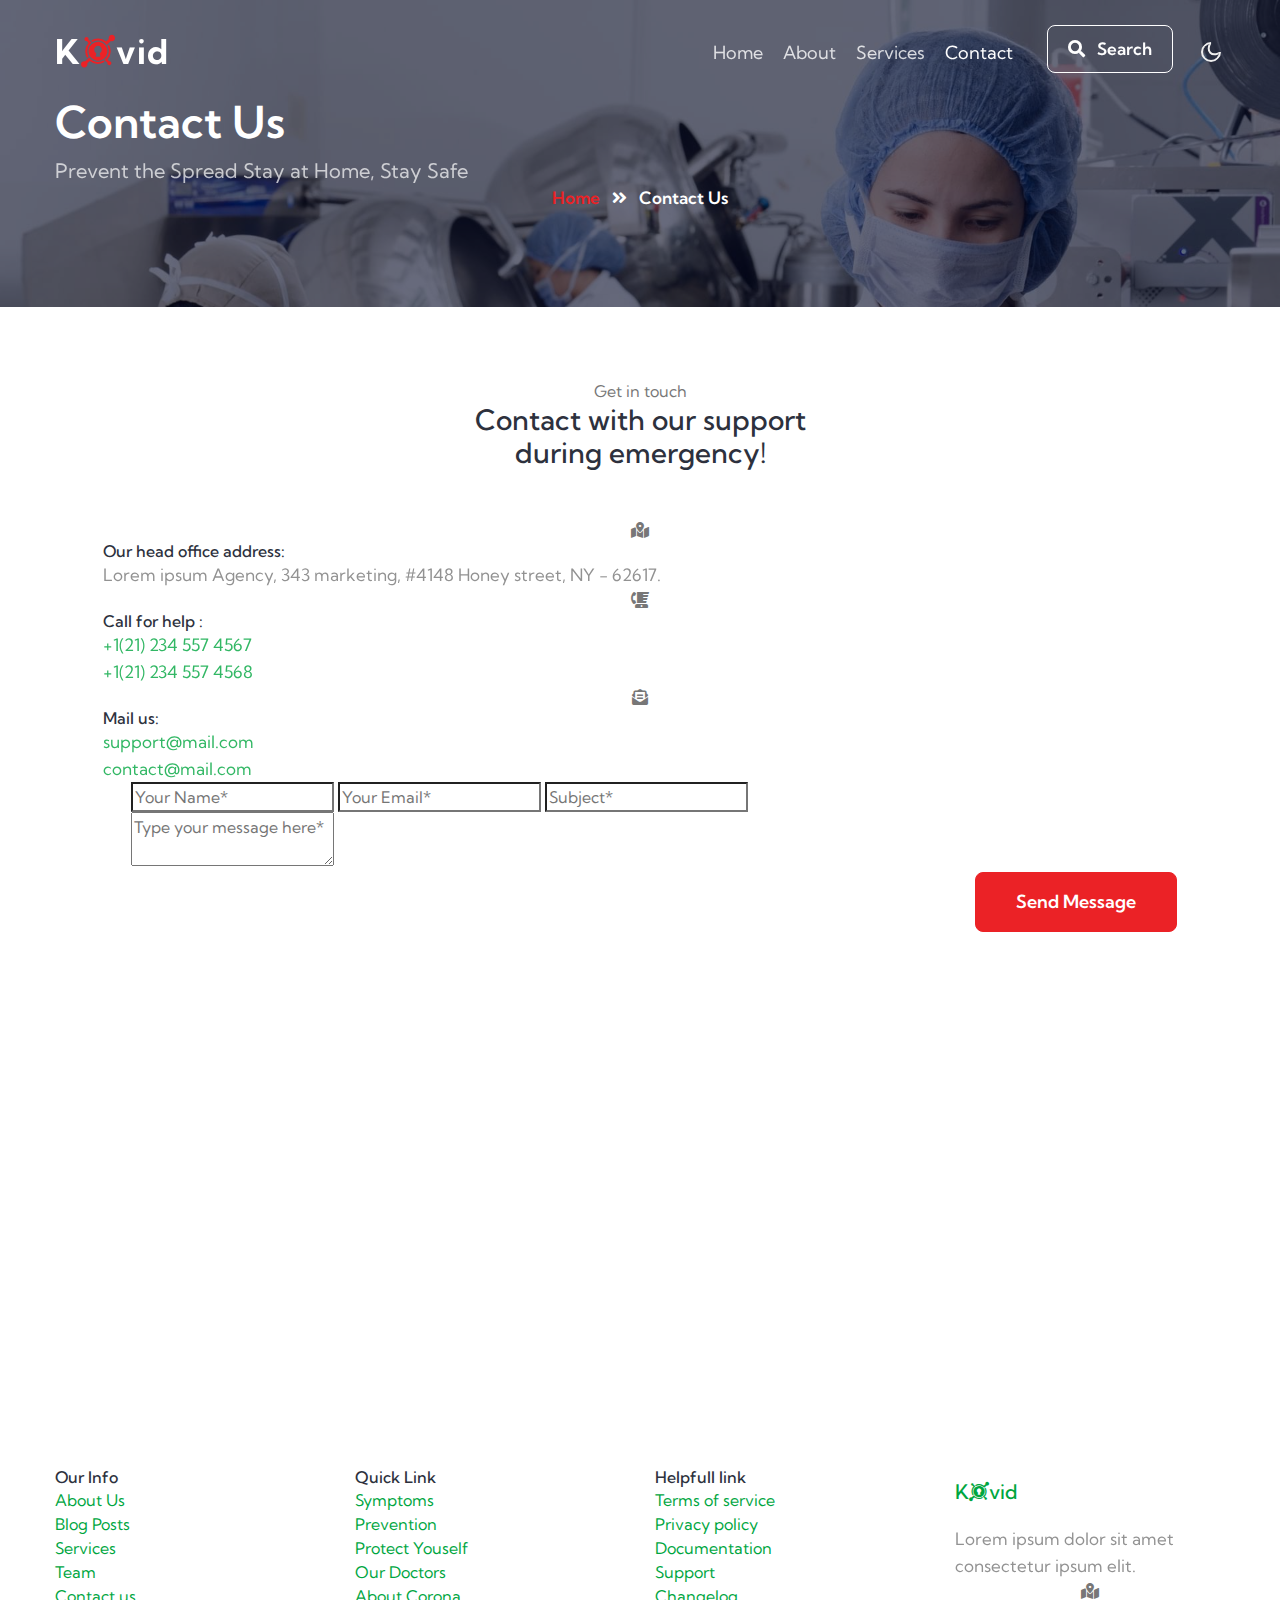
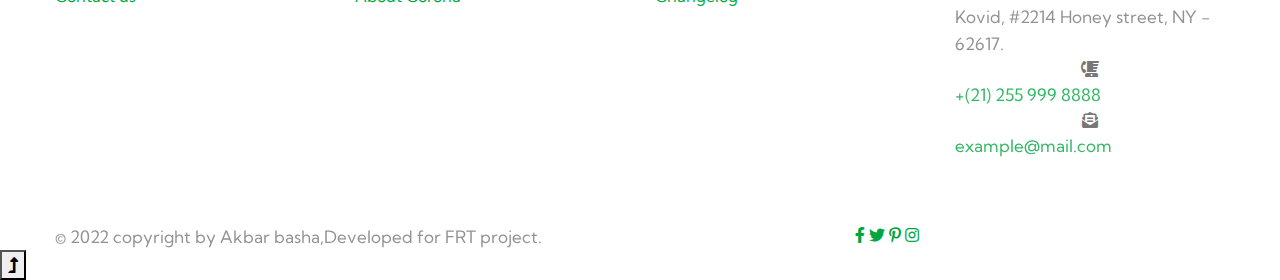
<file: contact.html>
<!doctype html>
<html lang="en">

<head>
  <!-- Required meta tags -->
  <meta charset="utf-8">
  <meta name="viewport" content="width=device-width, initial-scale=1, shrink-to-fit=no">
  <title>Kovid - Medical Category Bootstrap Responsive </title>
  <!-- google fonts -->
  <link href="//fonts.googleapis.com/css2?family=Kumbh+Sans:wght@300;400;700&display=swap" rel="stylesheet">
  <!-- Template CSS -->
  <link rel="stylesheet" href="assets/css/style-starter.css">
</head>

<body>
  <!--header-->
  <header id="site-header" class="fixed-top">
    <div class="container">
      <nav class="navbar navbar-expand-lg navbar-dark stroke">
        <h1>
          <a class="navbar-brand" href="index.html">
            K<i class="fab fa-keycdn"></i>vid</a>
        </h1>
        <!-- if logo is image enable this   
          <a class="navbar-brand" href="#index.html">
              <img src="image-path" alt="Your logo" title="Your logo" style="height:35px;" />
          </a> -->
        <button class="navbar-toggler  collapsed bg-gradient" type="button" data-toggle="collapse"
          data-target="#navbarTogglerDemo02" aria-controls="navbarTogglerDemo02" aria-expanded="false"
          aria-label="Toggle navigation">
          <span class="navbar-toggler-icon fa icon-expand fa-bars"></span>
          <span class="navbar-toggler-icon fa icon-close fa-times"></span>
          </span>
        </button>
        <div class="collapse navbar-collapse" id="navbarTogglerDemo02">
          <ul class="navbar-nav ml-lg-auto">
            <li class="nav-item">
              <a class="nav-link" href="index.html">Home <span class="sr-only">(current)</span></a>
            </li>
            <li class="nav-item">
              <a class="nav-link" href="about.html">About</a>
            </li>
            <li class="nav-item">
              <a class="nav-link" href="services.html">Services</a>
            </li>
            <li class="nav-item mr-lg-1 active">
              <a class="nav-link" href="contact.html">Contact</a>
          </li>
           <!--/search-right-->
              <li class="header-search mr-lg-2 mt-lg-0 mt-4 position-relative">
                  <div class="search-right">
                      <a href="#search" class="btn btn-style search-btn" title="search"><span
                              class="fas fa-search mr-2" aria-hidden="true"></span> Search</a>

                  </div>
              </li>
              <!--//search-right-->
          </ul>
        </div>
      
        <!-- toggle switch for light and dark theme -->
        <div class="mobile-position">
          <nav class="navigation">
            <div class="theme-switch-wrapper">
              <label class="theme-switch" for="checkbox">
                <input type="checkbox" id="checkbox">
                <div class="mode-container py-1">
                  <i class="gg-sun"></i>
                  <i class="gg-moon"></i>
                </div>
              </label>
            </div>
          </nav>
        </div>
        <!-- //toggle switch for light and dark theme -->
      </nav>

    </div>
  </header>
  <!--/header-->
<!-- breadcrumb -->
<section class="about-breadcrumb text-center">
  <div class="breadcrumb-bg breadcrumb-bg-about py-5">
      <div class="container py-lg-5 py-md-4">
        <div class="breadcrumb-gids">
          <div class="breadcrumb-left text-left">
                    <h2 class="title AboutPageBanner">
                Contact Us   </h2>
                              <p class="inner-page-para mt-2">
                                Prevent the Spread
                                Stay at Home, Stay Safe             </p>
          </div>
          <div class="breadcrumb-right">
                <ul class="breadcrumbs-custom-path">
                  <li><a href="index.html">Home</a></li>
                  <li class="active"><span class="fas fa-angle-double-right mx-2"></span> Contact Us</li>
                </ul>
          </div>
    </div>
      </div>
      <div class="hero-overlay"></div>
  </div>
</section>
<!--//breadcrumb-->
 <!-- contact-form 2 -->
 <section class="contact-2 py-5" id="contact">
  <div class="container py-lg-4 py-md-3 py-2">
    <div class="title-content text-center">
      <span class="title-subhny">Get in touch</span>
      <h3 class="title mb-lg-4">Contact with our support <br>
        during emergency!</h3>

    </div>
    <div class="contact-grids d-grid mt-5 mx-lg-5">
      <div class="contact-left">
        <div class="cont-details">
          <div class="cont-top margin-up">
            <div class="cont-left text-center">
              <span class="fas fa-map-marked-alt"></span>
            </div>
            <div class="cont-right">
              <h6>Our head office address:</h6>
              <p>Lorem ipsum Agency, 343 marketing, #4148 Honey street, NY - 62617.</p>
            </div>
          </div>
          <div class="cont-top margin-up">
            <div class="cont-left text-center">
              <span class="fas fa-blender-phone"></span>
            </div>
            <div class="cont-right">
              <h6>Call for help :</h6>
              <p><a href="tel:+1(21) 234 4567">+1(21) 234 557 4567</a></p>
              <p><a href="tel:+1(21) 234 4567">+1(21) 234 557 4568</a></p>
            </div>
          </div>
          <div class="cont-top margin-up">
            <div class="cont-left text-center">
              <span class="fas fa-envelope-open-text"></span>
            </div>
            <div class="cont-right">
              <h6>
                Mail us:</h6>
              <p><a href="mailto:support@mail.com" class="mail">support@mail.com</a></p>
              <p><a href="mailto:contact@mail.com" class="mail">contact@mail.com</a></p>
            </div>
          </div>
        </div>
      </div>
      <div class="contact-right">
        <form action="#" method="post" class="signin-form">
          <div class="input-grids">
            <input type="text" name="Name" placeholder="Your Name*" class="contact-input"
              required="" />
            <input type="email" name="Email" placeholder="Your Email*" class="contact-input"
              required="" />
            <input type="text" name="Subject" placeholder="Subject*" class="contact-input"
              required="" />
          </div>
          <div class="form-input">
            <textarea name="Message" placeholder="Type your message here*" required=""></textarea>
          </div>
          <div class="submit-button text-lg-right">
              <button class="btn btn-style btn-primary">Send Message</button>
          </div>
        </form>
      </div>
    </div>
</section>
<!-- /contact-form-2 -->
<div class="map-iframe">
  <iframe
      src="https://www.google.com/maps/embed?pb=!1m18!1m12!1m3!1d317718.69319292053!2d-0.3817765050863085!3d51.528307984912544!2m3!1f0!2f0!3f0!3m2!1i1024!2i768!4f13.1!3m3!1m2!1s0x47d8a00baf21de75%3A0x52963a5addd52a99!2sLondon%2C+UK!5e0!3m2!1sen!2spl!4v1562654563739!5m2!1sen!2spl"
      width="100%" height="400" frameborder="0" style="border: 0px;" allowfullscreen=""></iframe>
</div>
  <!-- /contact1 -->
 <!--/footer-->
 <section class="footer-29-main">
  <div class="footer-29 py-5">
    <div class="container py-lg-3">
      <div class="row footer-top-29">
        <div class="col-lg-3 col-sm-6 footer-list-29 footer-2 mt-lg-0 mt-md-5 mt-4">
          <ul>
            <h6 class="footer-title-29">Our Info</h6>
            <li><a href="about.html">About Us</a></li>
            <li><a href="blog.html"> Blog Posts</a></li>
            <li><a href="services.html">Services</a></li>

            <li><a href="about.html">Team</a></li>
            <li><a href="contact.html">Contact us</a></li>
          </ul>
        </div>
        <div class="col-lg-3 col-sm-6 footer-list-29 footer-2 mt-lg-0 mt-md-5 mt-4">
          <h6 class="footer-title-29">Quick Link</h6>
          <ul>
            <li><a href="#syn">Symptoms</a></li>

            <li><a href="#vention">Prevention</a></li>
            <li><a href="#protect">Protect Youself</a></li>
            <li><a href="#our">Our Doctors</a></li>
            <li><a href="#pack">About Corona</a></li>

          </ul>
        </div>
        <div class="col-lg-3 col-sm-6 footer-list-29 footer-2 mt-lg-0 mt-md-5 mt-4">
          <h6 class="footer-title-29">Helpfull link</h6>
          <ul>
            <li><a href="#terms">Terms of service</a></li>
            <li><a href="#privacy"> Privacy policy</a></li>
            <li><a href="#doc"> Documentation</a></li>
            <li><a href="#support"> Support</a></li>
            <li><a href="#changelog"> Changelog</a></li>
          </ul>
        </div>
        <div class="col-lg-3 col-sm-6 footer-list-29 footer-2 mt-lg-0 mt-md-5 mt-4">
          <div class="footer-logo mb-3">
            <h2>
              <a class="navbar-brand" href="index.html">
                  K<i class="fab fa-keycdn"></i>vid</a>
            </h2>
          </div>
          <p>Lorem ipsum dolor sit amet consectetur ipsum elit.</p>

          <div class="cont-details">
            <div class="cont-top margin-up">
              <div class="cont-left text-center">
                <span class="fas fa-map-marked-alt"></span>
              </div>
              <div class="cont-right">
                <p> Kovid, #2214 Honey street, NY - 62617.</p>
              </div>
            </div>
            <div class="cont-top margin-up">
              <div class="cont-left text-center">
                <span class="fas fa-blender-phone"></span>
              </div>
              <div class="cont-right">
                <p><a href="tel:+(21) 255 999 8888"> +(21) 255 999
                    8888</a></p>
              </div>
            </div>
            <div class="cont-top margin-up">
              <div class="cont-left text-center">
                <span class="fas fa-envelope-open-text"></span>
              </div>
              <div class="cont-right">
                <p><a href="mailto:example@mail.com" class="mail">
                    example@mail.com</a></p>
              </div>
            </div>
          </div>

        </div>
      </div>
    </div>
  </div>
</section>
<!-- //footer -->
<!-- copyright -->
<section class="copyright">
  <div class="container">
    <div class="row bottom-copies">
      <p class="col-lg-8 copy-footer-29">© 2022 copyright by Akbar basha,Developed for FRT project.</p>
      <div class="col-lg-4 main-social-footer-29">
        <a href="#facebook" class="facebook"><span class="fab fa-facebook-f"></span></a>
        <a href="#twitter" class="twitter"><span class="fab fa-twitter"></span></a>
        <a href="#pinterest"><span class="fab fa-pinterest-p"></span></a>
        <a href="#instagram" class="instagram"><span class="fab fa-instagram"></span></a>
       
      </div>
    </div>
  </div>
  <!-- move top -->
  <button onclick="topFunction()" id="movetop" title="Go to top">
    <i class="fas fa-level-up-alt"></i>
  </button>
  <script>
    // When the user scrolls down 20px from the top of the document, show the button
    window.onscroll = function () {
      scrollFunction()
    };

    function scrollFunction() {
      if (document.body.scrollTop > 20 || document.documentElement.scrollTop > 20) {
        document.getElementById("movetop").style.display = "block";
      } else {
        document.getElementById("movetop").style.display = "none";
      }
    }

    // When the user clicks on the button, scroll to the top of the document
    function topFunction() {
      document.body.scrollTop = 0;
      document.documentElement.scrollTop = 0;
    }
  </script>
  <!-- /move top -->
</section>
<!-- //copyright -->
<!--//footer-->
<!-- Template JavaScript -->
<script src="assets/js/jquery-3.3.1.min.js"></script>
<script src="assets/js/theme-change.js"></script>
<!-- disable body scroll which navbar is in active -->
<script>
  $(function () {
    $('.navbar-toggler').click(function () {
      $('body').toggleClass('noscroll');
    })
  });
</script>
<!-- disable body scroll which navbar is in active -->

<!--/MENU-JS-->
<script>
  $(window).on("scroll", function () {
    var scroll = $(window).scrollTop();

    if (scroll >= 80) {
      $("#site-header").addClass("nav-fixed");
    } else {
      $("#site-header").removeClass("nav-fixed");
    }
  });

  //Main navigation Active Class Add Remove
  $(".navbar-toggler").on("click", function () {
    $("header").toggleClass("active");
  });
  $(document).on("ready", function () {
    if ($(window).width() > 991) {
      $("header").removeClass("active");
    }
    $(window).on("resize", function () {
      if ($(window).width() > 991) {
        $("header").removeClass("active");
      }
    });
  });
</script>
<!--//MENU-JS-->
<script src="assets/js/bootstrap.min.js"></script>

</body>

</html>
</file>
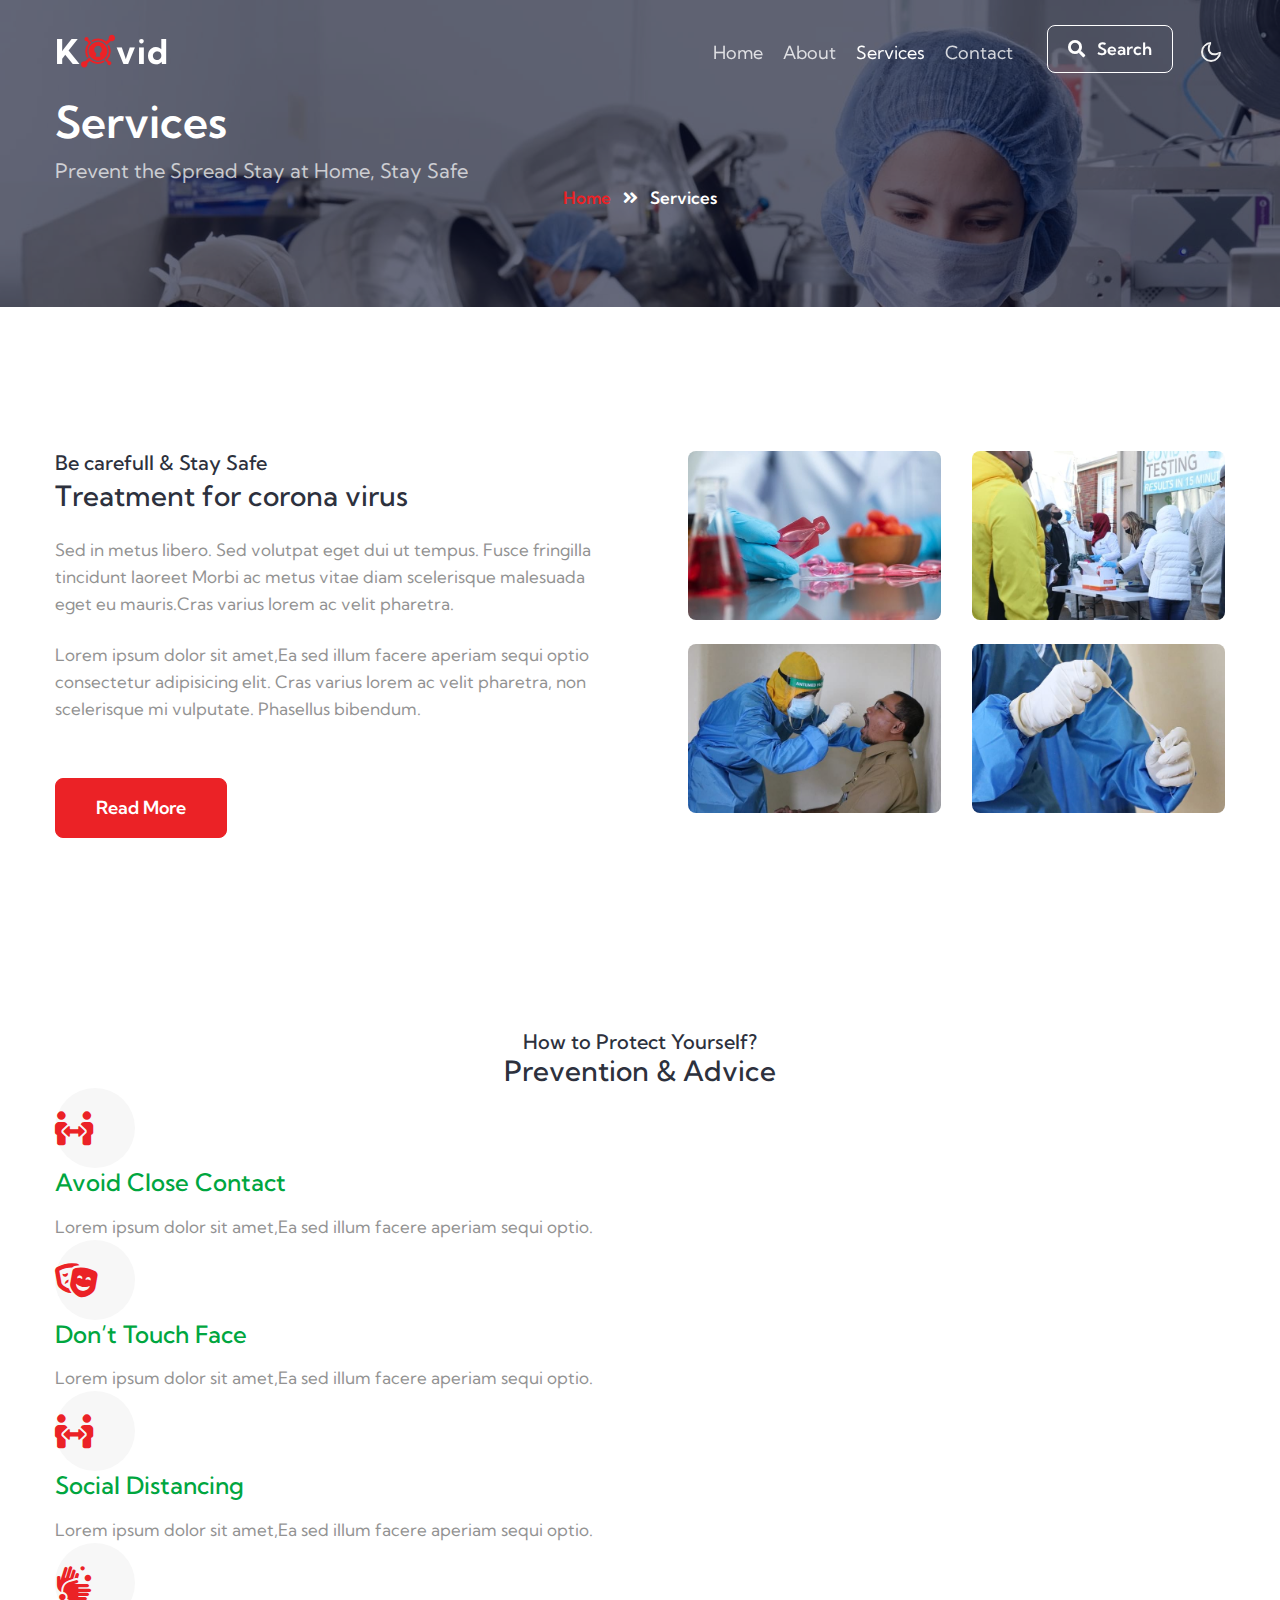
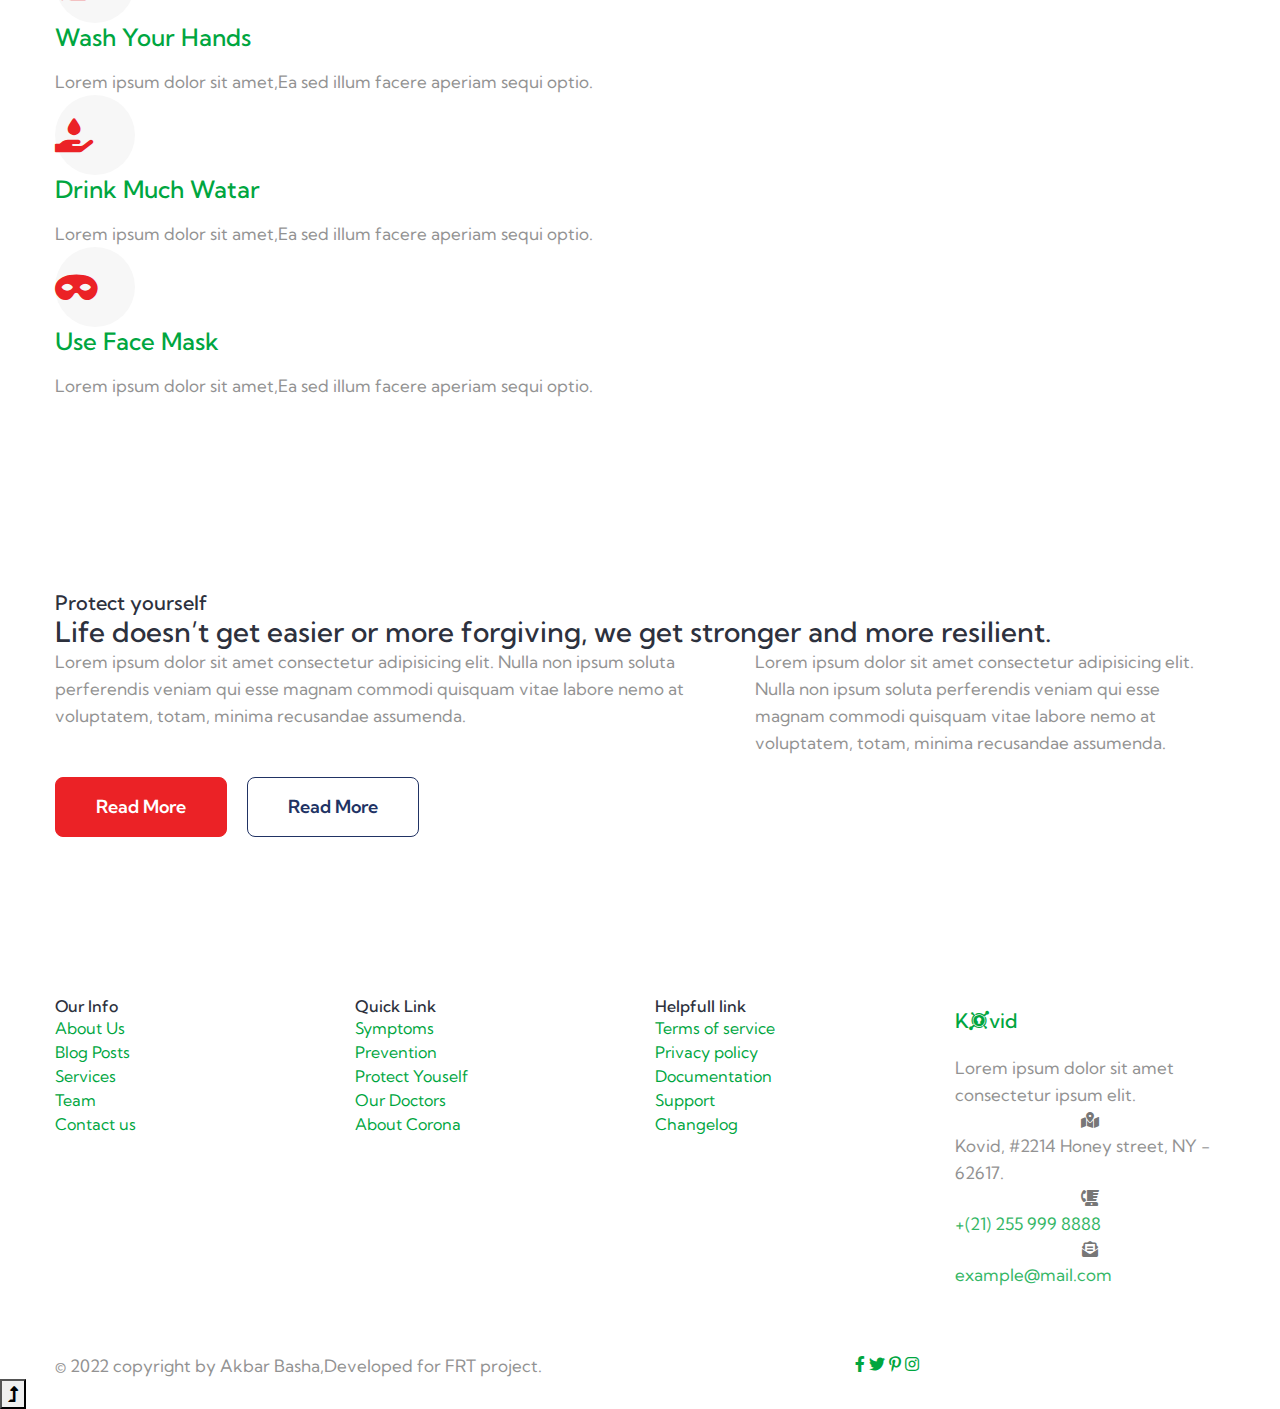
<file: services.html>
<!doctype html>
<html lang="en">

<head>
  <!-- Required meta tags -->
  <meta charset="utf-8">
  <meta name="viewport" content="width=device-width, initial-scale=1, shrink-to-fit=no">
  <title>Kovid - Medical Category Bootstrap Responsive </title>
  <!-- google fonts -->
  <link href="//fonts.googleapis.com/css2?family=Kumbh+Sans:wght@300;400;700&display=swap" rel="stylesheet">
  <!-- Template CSS -->
  <link rel="stylesheet" href="assets/css/style-starter.css">
</head>

<body>
  <!--header-->
  <header id="site-header" class="fixed-top">
    <div class="container">
      <nav class="navbar navbar-expand-lg navbar-dark stroke">
        <h1>
          <a class="navbar-brand" href="index.html">
            K<i class="fab fa-keycdn"></i>vid</a>
        </h1>
        <!-- if logo is image enable this   
          <a class="navbar-brand" href="#index.html">
              <img src="image-path" alt="Your logo" title="Your logo" style="height:35px;" />
          </a> -->
        <button class="navbar-toggler  collapsed bg-gradient" type="button" data-toggle="collapse"
          data-target="#navbarTogglerDemo02" aria-controls="navbarTogglerDemo02" aria-expanded="false"
          aria-label="Toggle navigation">
          <span class="navbar-toggler-icon fa icon-expand fa-bars"></span>
          <span class="navbar-toggler-icon fa icon-close fa-times"></span>
          </span>
        </button>
        <div class="collapse navbar-collapse" id="navbarTogglerDemo02">
          <ul class="navbar-nav ml-lg-auto">
            <li class="nav-item">
              <a class="nav-link" href="index.html">Home <span class="sr-only">(current)</span></a>
            </li>
            <li class="nav-item">
              <a class="nav-link" href="about.html">About</a>
            </li>
            <li class="nav-item active">
              <a class="nav-link" href="services.html">Services</a>
            </li>
            <li class="nav-item mr-lg-1">
              <a class="nav-link" href="contact.html">Contact</a>
          </li>
           <!--/search-right-->
              <li class="header-search mr-lg-2 mt-lg-0 mt-4 position-relative">
                  <div class="search-right">
                      <a href="#search" class="btn btn-style search-btn" title="search"><span
                              class="fas fa-search mr-2" aria-hidden="true"></span> Search</a>
                     
                  </div>
              </li>
              <!--//search-right-->
          </ul>
        </div>
      

        <!-- toggle switch for light and dark theme -->
        <div class="mobile-position">
          <nav class="navigation">
            <div class="theme-switch-wrapper">
              <label class="theme-switch" for="checkbox">
                <input type="checkbox" id="checkbox">
                <div class="mode-container py-1">
                  <i class="gg-sun"></i>
                  <i class="gg-moon"></i>
                </div>
              </label>
            </div>
          </nav>
        </div>
        <!-- //toggle switch for light and dark theme -->
      </nav>

    </div>
  </header>
  <!--/header-->
 <!-- breadcrumb -->
<section class="about-breadcrumb text-center">
  <div class="breadcrumb-bg breadcrumb-bg-about py-5">
      <div class="container py-lg-5 py-md-4">
        <div class="breadcrumb-gids">
          <div class="breadcrumb-left text-left">
                    <h2 class="title AboutPageBanner">
                  Services  </h2>
                              <p class="inner-page-para mt-2">
                                Prevent the Spread
                                Stay at Home, Stay Safe             </p>
          </div>
          <div class="breadcrumb-right">
                <ul class="breadcrumbs-custom-path">
                  <li><a href="index.html">Home</a></li>
                  <li class="active"><span class="fas fa-angle-double-right mx-2"></span> Services</li>
                </ul>
          </div>
    </div>
      </div>
      <div class="hero-overlay"></div>
  </div>
</section>
<!--//breadcrumb-->
  <!--/services-->
  <section class="services2" id="services">
    <div id="cwp23-block" class="py-5">
      <div class="container py-lg-5">
        <div class="row cwp23-content mt-lg-5 mt-4">
          <div class="col-lg-6 cwp23-img">
            <h5 class="title-subhny mb-1">Be carefull &amp; Stay Safe</h5>
            <h3 class="title">Treatment for corona virus</h3>
            </h3>
            <p class="mt-4">Sed in metus libero. Sed volutpat eget dui ut tempus. Fusce fringilla tincidunt laoreet
              Morbi ac metus vitae diam scelerisque malesuada eget eu mauris.Cras varius lorem ac velit pharetra.

            </p>
            <p class="mt-4">Lorem ipsum dolor sit amet,Ea sed illum facere aperiam sequi optio consectetur adipisicing
              elit. Cras varius lorem ac velit pharetra, non scelerisque mi vulputate. Phasellus bibendum.</p>
            <div class="button mt-lg-5 mt-4">
              <a href="services.html" class="btn btn-style btn-primary mt-2">Read More </a>
            </div>
          </div>
          <div class="col-lg-6 cwp23-text mt-lg-0 mt-5 pl-lg-5">
            <div class="cwp23-text-cols row">
              <div class="column col-6">
                <a href="#"><img src="assets/images/b1.jpg" alt="" class="radius-image img-fluid"></a>
              </div>
              <div class="column col-6">
                <a href="#"><img src="assets/images/b2.jpg" alt="" class="radius-image img-fluid"></a>
              </div>
              <div class="column col-6 mt-4">
                <a href="#"><img src="assets/images/b3.jpg" alt="" class="radius-image img-fluid"></a>
              </div>
              <div class="column col-6 mt-4">
                <a href="#"><img src="assets/images/b4.jpg" alt="" class="radius-image img-fluid"></a>
              </div>

            </div>
          </div>
        </div>
      </div>
    </div>
  </section>

  <!--//services-->
 <!-- features-section -->
 <section class="features py-5" id="work">
  <div class="container py-lg-5 py-md-4 py-2">
        <h5 class="title-subhny text-center">How to Protect Yourself?</h5>
        <h3 class="title-mb-5 text-center">Prevention & Advice</h3>
          <div class="main-cont-wfour-2 align-items-center">
          <div class="services-page mt-lg-0 mt-md-5 mt-4">
              <div class="call-grids-call-grids d-grid">
                  <div class="grids-1 box-wrap">
                      <div class="icon">
                          <i class="fas fa-people-arrows"></i>
                      </div>
                      <h4><a href="about.html" class="title-head">Avoid Close Contact</a></h4>
                      <p class="mt-3">Lorem ipsum dolor sit amet,Ea sed illum facere aperiam sequi optio.</p>
                    </div>
                  <div class="grids-1 box-wrap">
                      <div class="icon">
                          <i class="fas fa-theater-masks"></i>
                      </div>
                      <h4><a href="about.html" class="title-head">Don’t Touch Face</a></h4>
                      <p class="mt-3">Lorem ipsum dolor sit amet,Ea sed illum facere aperiam sequi optio.</p>
                    </div>
                  <div class="grids-1 box-wrap">
                      <div class="icon">
                          <i class="fas fa-people-arrows"></i>
                      </div>
                      <h4><a href="about.html" class="title-head">Social Distancing</a></h4>
                      <p class="mt-3">Lorem ipsum dolor sit amet,Ea sed illum facere aperiam sequi optio.</p>
                    </div>
                  <div class="grids-1 box-wrap">
                      <div class="icon">
                          <i class="fas fa-hands-wash"></i>
                      </div>
                      <h4><a href="about.html" class="title-head">Wash Your Hands</a></h4>
                      <p class="mt-3">Lorem ipsum dolor sit amet,Ea sed illum facere aperiam sequi optio.</p>
                    </div>
                  <div class="grids-1 box-wrap">
                    <div class="icon">
                        <i class="fas fa-hand-holding-water"></i>
                    </div>
                    <h4><a href="about.html" class="title-head">Drink Much Watar</a></h4>
                    <p class="mt-3">Lorem ipsum dolor sit amet,Ea sed illum facere aperiam sequi optio.</p>
                  </div>
                <div class="grids-1 box-wrap">
                  <div class="icon">
                      <i class="fas fa-mask"></i>
                  </div>
                  <h4><a href="about.html" class="title-head">Use Face Mask</a></h4>
                  <p class="mt-3">Lorem ipsum dolor sit amet,Ea sed illum facere aperiam sequi optio.</p>
                </div>
              </div>
          </div>
      </div>
  </div>
</section>
<!-- features section -->
  <!--/services3-->
  <section class="services3 py-5">
      <div class="container py-lg-5 py-4">
        <div class="section-width">
          <h5 class="title-subhny">Protect yourself</h5>
          <h3 class="title-mb-3 pr-lg-5 mr-lg-5">Life doesn’t get easier or more forgiving, we get stronger and more resilient.</h3>
        </div>
        <div class="row">
        <div class="col-lg-7 middle-section">
         
          <div class="link-list-menu">
            <p class="">Lorem ipsum dolor sit amet consectetur adipisicing elit. Nulla non ipsum soluta
              perferendis
              veniam qui esse magnam commodi quisquam vitae labore nemo at voluptatem, totam, minima recusandae
              assumenda.</p>
              <div class="two-buttons">
                <a href="#" class="btn btn-primary btn-white btn-style mt-lg-5 mt-4"> Read More </a>
                <a href="#" class="btn btn-style btn-outline-dark mt-lg-5 mt-4 ml-sm-3">Read More </a>
              </div>
            </div>
          </div>
          <div class="col-lg-5 middle-right mt-lg-0 mt-4">
            <p class="">Lorem ipsum dolor sit amet consectetur adipisicing elit. Nulla non ipsum soluta
              perferendis
              veniam qui esse magnam commodi quisquam vitae labore nemo at voluptatem, totam, minima recusandae
              assumenda.</p>
            </div>
        </div>
      </div>
  </section>
  <!--//services3-->
<!--/footer-->
<section class="footer-29-main">
  <div class="footer-29 py-5">
    <div class="container py-lg-3">
      <div class="row footer-top-29">
        <div class="col-lg-3 col-sm-6 footer-list-29 footer-2 mt-lg-0 mt-md-5 mt-4">
          <ul>
            <h6 class="footer-title-29">Our Info</h6>
            <li><a href="about.html">About Us</a></li>
            <li><a href="blog.html"> Blog Posts</a></li>
            <li><a href="services.html">Services</a></li>

            <li><a href="about.html">Team</a></li>
            <li><a href="contact.html">Contact us</a></li>
          </ul>
        </div>
        <div class="col-lg-3 col-sm-6 footer-list-29 footer-2 mt-lg-0 mt-md-5 mt-4">
          <h6 class="footer-title-29">Quick Link</h6>
          <ul>
            <li><a href="#syn">Symptoms</a></li>

            <li><a href="#vention">Prevention</a></li>
            <li><a href="#protect">Protect Youself</a></li>
            <li><a href="#our">Our Doctors</a></li>
            <li><a href="#pack">About Corona</a></li>

          </ul>
        </div>
        <div class="col-lg-3 col-sm-6 footer-list-29 footer-2 mt-lg-0 mt-md-5 mt-4">
          <h6 class="footer-title-29">Helpfull link</h6>
          <ul>
            <li><a href="#terms">Terms of service</a></li>
            <li><a href="#privacy"> Privacy policy</a></li>
            <li><a href="#doc"> Documentation</a></li>
            <li><a href="#support"> Support</a></li>
            <li><a href="#changelog"> Changelog</a></li>
          </ul>
        </div>
        <div class="col-lg-3 col-sm-6 footer-list-29 footer-2 mt-lg-0 mt-md-5 mt-4">
          <div class="footer-logo mb-3">
            <h2>
              <a class="navbar-brand" href="index.html">
                  K<i class="fab fa-keycdn"></i>vid</a>
          </h2>
          </div>
          <p>Lorem ipsum dolor sit amet consectetur ipsum elit.</p>

          <div class="cont-details">
            <div class="cont-top margin-up">
              <div class="cont-left text-center">
                <span class="fas fa-map-marked-alt"></span>
              </div>
              <div class="cont-right">
                <p> Kovid, #2214 Honey street, NY - 62617.</p>
              </div>
            </div>
            <div class="cont-top margin-up">
              <div class="cont-left text-center">
                <span class="fas fa-blender-phone"></span>
              </div>
              <div class="cont-right">
                <p><a href="tel:+(21) 255 999 8888"> +(21) 255 999
                    8888</a></p>
              </div>
            </div>
            <div class="cont-top margin-up">
              <div class="cont-left text-center">
                <span class="fas fa-envelope-open-text"></span>
              </div>
              <div class="cont-right">
                <p><a href="mailto:example@mail.com" class="mail">
                    example@mail.com</a></p>
              </div>
            </div>
          </div>

        </div>
      </div>
    </div>
  </div>
</section>
<!-- //footer -->
<!-- copyright -->
<section class="copyright">
  <div class="container">
    <div class="row bottom-copies">
      <p class="col-lg-8 copy-footer-29">© 2022 copyright by Akbar Basha,Developed for FRT project.</p>
      <div class="col-lg-4 main-social-footer-29">
        <a href="#facebook" class="facebook"><span class="fab fa-facebook-f"></span></a>
        <a href="#twitter" class="twitter"><span class="fab fa-twitter"></span></a>
        <a href="#pinterest"><span class="fab fa-pinterest-p"></span></a>
        <a href="#instagram" class="instagram"><span class="fab fa-instagram"></span></a>
        
      </div>
    </div>
  </div>
  <!-- move top -->
  <button onclick="topFunction()" id="movetop" title="Go to top">
    <i class="fas fa-level-up-alt"></i>
  </button>
  <script>
    // When the user scrolls down 20px from the top of the document, show the button
    window.onscroll = function () {
      scrollFunction()
    };

    function scrollFunction() {
      if (document.body.scrollTop > 20 || document.documentElement.scrollTop > 20) {
        document.getElementById("movetop").style.display = "block";
      } else {
        document.getElementById("movetop").style.display = "none";
      }
    }

    // When the user clicks on the button, scroll to the top of the document
    function topFunction() {
      document.body.scrollTop = 0;
      document.documentElement.scrollTop = 0;
    }
  </script>
  <!-- /move top -->
</section>
<!-- //copyright -->
<!--//footer-->
<!-- Template JavaScript -->
<script src="assets/js/jquery-3.3.1.min.js"></script>
<script src="assets/js/theme-change.js"></script>
<!-- disable body scroll which navbar is in active -->
<script>
  $(function () {
    $('.navbar-toggler').click(function () {
      $('body').toggleClass('noscroll');
    })
  });
</script>
<!-- disable body scroll which navbar is in active -->

<!--/MENU-JS-->
<script>
  $(window).on("scroll", function () {
    var scroll = $(window).scrollTop();

    if (scroll >= 80) {
      $("#site-header").addClass("nav-fixed");
    } else {
      $("#site-header").removeClass("nav-fixed");
    }
  });

  //Main navigation Active Class Add Remove
  $(".navbar-toggler").on("click", function () {
    $("header").toggleClass("active");
  });
  $(document).on("ready", function () {
    if ($(window).width() > 991) {
      $("header").removeClass("active");
    }
    $(window).on("resize", function () {
      if ($(window).width() > 991) {
        $("header").removeClass("active");
      }
    });
  });
</script>
<!--//MENU-JS-->
<script src="assets/js/bootstrap.min.js"></script>

</body>

</html>
</file>
<file: assets/css/style-starter.css>
:root {
  --blue: #007bff;
  --indigo: #6610f2;
  --purple: #6f42c1;
  --pink: #e83e8c;
  --red: #dc3545;
  --orange: #fd7e14;
  --yellow: #ffc107;
  --green: #28a745;
  --teal: #20c997;
  --cyan: #17a2b8;
  --white: #fff;
  --gray: #6c757d;
  --gray-dark: #343a40;
  --primary: #00a63f;
  --secondary: #213364;
  --success: #28a745;
  --info: #17a2b8;
  --warning: #ffc107;
  --danger: #dc3545;
  --light: #f8f9fa;
  --dark: #343a40;
  --breakpoint-xs: 0;
  --breakpoint-sm: 576px;
  --breakpoint-md: 768px;
  --breakpoint-lg: 992px;
  --breakpoint-xl: 1200px;
  --font-family-sans-serif: -apple-system, BlinkMacSystemFont, "Segoe UI", Roboto, "Helvetica Neue", Arial, "Noto Sans", sans-serif, "Apple Color Emoji", "Segoe UI Emoji", "Segoe UI Symbol", "Noto Color Emoji";
  --font-family-monospace: SFMono-Regular, Menlo, Monaco, Consolas, "Liberation Mono", "Courier New", monospace;
}

*,
*::before,
*::after {
  box-sizing: border-box;
}

html {
  font-family: sans-serif;
  line-height: 1.15;
  -webkit-text-size-adjust: 100%;
  -webkit-tap-highlight-color: rgba(0, 0, 0, 0);
}

article,
aside,
figcaption,
figure,
footer,
header,
hgroup,
main,
nav,
section {
  display: block;
}

body {
  margin: 0;
  font-family: -apple-system, BlinkMacSystemFont, "Segoe UI", Roboto, "Helvetica Neue", Arial, "Noto Sans", sans-serif, "Apple Color Emoji", "Segoe UI Emoji", "Segoe UI Symbol", "Noto Color Emoji";
  font-size: 1rem;
  font-weight: 400;
  line-height: 1.5;
  color: #212529;
  text-align: left;
  background-color: #fff;
}

[tabindex="-1"]:focus:not(:focus-visible) {
  outline: 0 !important;
}

hr {
  box-sizing: content-box;
  height: 0;
  overflow: visible;
}

h1,
h2,
h3,
h4,
h5,
h6 {
  margin-top: 0;
  margin-bottom: 0.5rem;
}

p {
  margin-top: 0;
  margin-bottom: 1rem;
}

abbr[title],
abbr[data-original-title] {
  text-decoration: underline;
  -webkit-text-decoration: underline dotted;
  text-decoration: underline dotted;
  cursor: help;
  border-bottom: 0;
  -webkit-text-decoration-skip-ink: none;
  text-decoration-skip-ink: none;
}

address {
  margin-bottom: 1rem;
  font-style: normal;
  line-height: inherit;
}

ol,
ul,
dl {
  margin-top: 0;
  margin-bottom: 1rem;
}

ol ol,
ul ul,
ol ul,
ul ol {
  margin-bottom: 0;
}

dt {
  font-weight: 700;
}

dd {
  margin-bottom: .5rem;
  margin-left: 0;
}

blockquote {
  margin: 0 0 1rem;
}

b,
strong {
  font-weight: bolder;
}

small {
  font-size: 80%;
}

sub,
sup {
  position: relative;
  font-size: 75%;
  line-height: 0;
  vertical-align: baseline;
}

sub {
  bottom: -.25em;
}

sup {
  top: -.5em;
}

a {
  color: #00a63f;
  text-decoration: none;
  background-color: transparent;
}

a:hover {
  color: #005a22;
  text-decoration: underline;
}

a:not([href]) {
  color: inherit;
  text-decoration: none;
}

a:not([href]):hover {
  color: inherit;
  text-decoration: none;
}

pre,
code,
kbd,
samp {
  font-family: SFMono-Regular, Menlo, Monaco, Consolas, "Liberation Mono", "Courier New", monospace;
  font-size: 1em;
}

pre {
  margin-top: 0;
  margin-bottom: 1rem;
  overflow: auto;
}

figure {
  margin: 0 0 1rem;
}

img {
  vertical-align: middle;
  border-style: none;
}

svg {
  overflow: hidden;
  vertical-align: middle;
}

table {
  border-collapse: collapse;
}

caption {
  padding-top: 0.75rem;
  padding-bottom: 0.75rem;
  color: #6c757d;
  text-align: left;
  caption-side: bottom;
}

th {
  text-align: inherit;
}

label {
  display: inline-block;
  margin-bottom: 0.5rem;
}

button {
  border-radius: 0;
}

button:focus {
  outline: 1px dotted;
  outline: 5px auto -webkit-focus-ring-color;
}

input,
button,
select,
optgroup,
textarea {
  margin: 0;
  font-family: inherit;
  font-size: inherit;
  line-height: inherit;
}

button,
input {
  overflow: visible;
}

button,
select {
  text-transform: none;
}

select {
  word-wrap: normal;
}

button,
[type="button"],
[type="reset"],
[type="submit"] {
  -webkit-appearance: button;
}

button:not(:disabled),
[type="button"]:not(:disabled),
[type="reset"]:not(:disabled),
[type="submit"]:not(:disabled) {
  cursor: pointer;
}

button::-moz-focus-inner,
[type="button"]::-moz-focus-inner,
[type="reset"]::-moz-focus-inner,
[type="submit"]::-moz-focus-inner {
  padding: 0;
  border-style: none;
}

input[type="radio"],
input[type="checkbox"] {
  box-sizing: border-box;
  padding: 0;
}

input[type="date"],
input[type="time"],
input[type="datetime-local"],
input[type="month"] {
  -webkit-appearance: listbox;
}

textarea {
  overflow: auto;
  resize: vertical;
}

fieldset {
  min-width: 0;
  padding: 0;
  margin: 0;
  border: 0;
}

legend {
  display: block;
  width: 100%;
  max-width: 100%;
  padding: 0;
  margin-bottom: .5rem;
  font-size: 1.5rem;
  line-height: inherit;
  color: inherit;
  white-space: normal;
}

@media (max-width: 1200px) {
  legend {
    font-size: calc(1.275rem + 0.3vw);
  }
}

progress {
  vertical-align: baseline;
}

[type="number"]::-webkit-inner-spin-button,
[type="number"]::-webkit-outer-spin-button {
  height: auto;
}

[type="search"] {
  outline-offset: -2px;
  -webkit-appearance: none;
}

[type="search"]::-webkit-search-decoration {
  -webkit-appearance: none;
}

::-webkit-file-upload-button {
  font: inherit;
  -webkit-appearance: button;
}

output {
  display: inline-block;
}

summary {
  display: list-item;
  cursor: pointer;
}

template {
  display: none;
}

[hidden] {
  display: none !important;
}

h1,
h2,
h3,
h4,
h5,
h6,
.h1,
.h2,
.h3,
.h4,
.h5,
.h6 {
  margin-bottom: 0.5rem;
  font-weight: 500;
  line-height: 1.2;
}

h1,
.h1 {
  font-size: 2.5rem;
}

@media (max-width: 1200px) {

  h1,
  .h1 {
    font-size: calc(1.375rem + 1.5vw);
  }
}

h2,
.h2 {
  font-size: 2rem;
}

@media (max-width: 1200px) {

  h2,
  .h2 {
    font-size: calc(1.325rem + 0.9vw);
  }
}

h3,
.h3 {
  font-size: 1.75rem;
}

@media (max-width: 1200px) {

  h3,
  .h3 {
    font-size: calc(1.3rem + 0.6vw);
  }
}

h4,
.h4 {
  font-size: 1.5rem;
}

@media (max-width: 1200px) {

  h4,
  .h4 {
    font-size: calc(1.275rem + 0.3vw);
  }
}

h5,
.h5 {
  font-size: 1.25rem;
}

h6,
.h6 {
  font-size: 1rem;
}

.lead {
  font-size: 1.25rem;
  font-weight: 300;
}

.display-1 {
  font-size: 6rem;
  font-weight: 300;
  line-height: 1.2;
}

@media (max-width: 1200px) {
  .display-1 {
    font-size: calc(1.725rem + 5.7vw);
  }
}

.display-2 {
  font-size: 5.5rem;
  font-weight: 300;
  line-height: 1.2;
}

@media (max-width: 1200px) {
  .display-2 {
    font-size: calc(1.675rem + 5.1vw);
  }
}

.display-3 {
  font-size: 4.5rem;
  font-weight: 300;
  line-height: 1.2;
}

@media (max-width: 1200px) {
  .display-3 {
    font-size: calc(1.575rem + 3.9vw);
  }
}

.display-4 {
  font-size: 3.5rem;
  font-weight: 300;
  line-height: 1.2;
}

@media (max-width: 1200px) {
  .display-4 {
    font-size: calc(1.475rem + 2.7vw);
  }
}

hr {
  margin-top: 1rem;
  margin-bottom: 1rem;
  border: 0;
  border-top: 1px solid rgba(0, 0, 0, 0.1);
}

small,
.small {
  font-size: 80%;
  font-weight: 400;
}

mark,
.mark {
  padding: 0.2em;
  background-color: #fcf8e3;
}

.list-unstyled {
  padding-left: 0;
  list-style: none;
}

.list-inline {
  padding-left: 0;
  list-style: none;
}

.list-inline-item {
  display: inline-block;
}

.list-inline-item:not(:last-child) {
  margin-right: 0.5rem;
}

.initialism {
  font-size: 90%;
  text-transform: uppercase;
}

.blockquote {
  margin-bottom: 1rem;
  font-size: 1.25rem;
}

.blockquote-footer {
  display: block;
  font-size: 80%;
  color: #6c757d;
}

.blockquote-footer::before {
  content: "\2014\00A0";
}

.img-fluid {
  max-width: 100%;
  height: auto;
}

.img-thumbnail {
  padding: 0.25rem;
  background-color: #fff;
  border: 1px solid #dee2e6;
  border-radius: 0.25rem;
  max-width: 100%;
  height: auto;
}

.figure {
  display: inline-block;
}

.figure-img {
  margin-bottom: 0.5rem;
  line-height: 1;
}

.figure-caption {
  font-size: 90%;
  color: #6c757d;
}

code {
  font-size: 87.5%;
  color: #e83e8c;
  word-wrap: break-word;
}

a>code {
  color: inherit;
}

kbd {
  padding: 0.2rem 0.4rem;
  font-size: 87.5%;
  color: #fff;
  background-color: #212529;
  border-radius: 0.2rem;
}

kbd kbd {
  padding: 0;
  font-size: 100%;
  font-weight: 700;
}

pre {
  display: block;
  font-size: 87.5%;
  color: #212529;
}

pre code {
  font-size: inherit;
  color: inherit;
  word-break: normal;
}

.pre-scrollable {
  max-height: 340px;
  overflow-y: scroll;
}

.container {
  width: 100%;
  padding-right: 15px;
  padding-left: 15px;
  margin-right: auto;
  margin-left: auto;
}

@media (min-width: 576px) {
  .container {
    max-width: 540px;
  }
}

@media (min-width: 768px) {
  .container {
    max-width: 720px;
  }
}

@media (min-width: 992px) {
  .container {
    max-width: 960px;
  }
}

@media (min-width: 1200px) {
  .container {
    max-width: 1140px;
  }
}

.container-fluid,
.container-sm,
.container-md,
.container-lg,
.container-xl {
  width: 100%;
  padding-right: 15px;
  padding-left: 15px;
  margin-right: auto;
  margin-left: auto;
}

@media (min-width: 576px) {

  .container,
  .container-sm {
    max-width: 540px;
  }
}

@media (min-width: 768px) {

  .container,
  .container-sm,
  .container-md {
    max-width: 720px;
  }
}

@media (min-width: 992px) {

  .container,
  .container-sm,
  .container-md,
  .container-lg {
    max-width: 960px;
  }
}

@media (min-width: 1200px) {

  .container,
  .container-sm,
  .container-md,
  .container-lg,
  .container-xl {
    max-width: 1140px;
  }
}

.row {
  display: flex;
  flex-wrap: wrap;
  margin-right: -15px;
  margin-left: -15px;
}

.no-gutters {
  margin-right: 0;
  margin-left: 0;
}

.no-gutters>.col,
.no-gutters>[class*="col-"] {
  padding-right: 0;
  padding-left: 0;
}

.col-1,
.col-2,
.col-3,
.col-4,
.col-5,
.col-6,
.col-7,
.col-8,
.col-9,
.col-10,
.col-11,
.col-12,
.col,
.col-auto,
.col-sm-1,
.col-sm-2,
.col-sm-3,
.col-sm-4,
.col-sm-5,
.col-sm-6,
.col-sm-7,
.col-sm-8,
.col-sm-9,
.col-sm-10,
.col-sm-11,
.col-sm-12,
.col-sm,
.col-sm-auto,
.col-md-1,
.col-md-2,
.col-md-3,
.col-md-4,
.col-md-5,
.col-md-6,
.col-md-7,
.col-md-8,
.col-md-9,
.col-md-10,
.col-md-11,
.col-md-12,
.col-md,
.col-md-auto,
.col-lg-1,
.col-lg-2,
.col-lg-3,
.col-lg-4,
.col-lg-5,
.col-lg-6,
.col-lg-7,
.col-lg-8,
.col-lg-9,
.col-lg-10,
.col-lg-11,
.col-lg-12,
.col-lg,
.col-lg-auto,
.col-xl-1,
.col-xl-2,
.col-xl-3,
.col-xl-4,
.col-xl-5,
.col-xl-6,
.col-xl-7,
.col-xl-8,
.col-xl-9,
.col-xl-10,
.col-xl-11,
.col-xl-12,
.col-xl,
.col-xl-auto {
  position: relative;
  width: 100%;
  padding-right: 15px;
  padding-left: 15px;
}

.col {
  flex-basis: 0;
  flex-grow: 1;
  max-width: 100%;
}

.row-cols-1>* {
  flex: 0 0 100%;
  max-width: 100%;
}

.row-cols-2>* {
  flex: 0 0 50%;
  max-width: 50%;
}

.row-cols-3>* {
  flex: 0 0 33.33333%;
  max-width: 33.33333%;
}

.row-cols-4>* {
  flex: 0 0 25%;
  max-width: 25%;
}

.row-cols-5>* {
  flex: 0 0 20%;
  max-width: 20%;
}

.row-cols-6>* {
  flex: 0 0 16.66667%;
  max-width: 16.66667%;
}

.col-auto {
  flex: 0 0 auto;
  width: auto;
  max-width: 100%;
}

.col-1 {
  flex: 0 0 8.33333%;
  max-width: 8.33333%;
}

.col-2 {
  flex: 0 0 16.66667%;
  max-width: 16.66667%;
}

.col-3 {
  flex: 0 0 25%;
  max-width: 25%;
}

.col-4 {
  flex: 0 0 33.33333%;
  max-width: 33.33333%;
}

.col-5 {
  flex: 0 0 41.66667%;
  max-width: 41.66667%;
}

.col-6 {
  flex: 0 0 50%;
  max-width: 50%;
}

.col-7 {
  flex: 0 0 58.33333%;
  max-width: 58.33333%;
}

.col-8 {
  flex: 0 0 66.66667%;
  max-width: 66.66667%;
}

.col-9 {
  flex: 0 0 75%;
  max-width: 75%;
}

.col-10 {
  flex: 0 0 83.33333%;
  max-width: 83.33333%;
}

.col-11 {
  flex: 0 0 91.66667%;
  max-width: 91.66667%;
}

.col-12 {
  flex: 0 0 100%;
  max-width: 100%;
}

.order-first {
  order: -1;
}

.order-last {
  order: 13;
}

.order-0 {
  order: 0;
}

.order-1 {
  order: 1;
}

.order-2 {
  order: 2;
}

.order-3 {
  order: 3;
}

.order-4 {
  order: 4;
}

.order-5 {
  order: 5;
}

.order-6 {
  order: 6;
}

.order-7 {
  order: 7;
}

.order-8 {
  order: 8;
}

.order-9 {
  order: 9;
}

.order-10 {
  order: 10;
}

.order-11 {
  order: 11;
}

.order-12 {
  order: 12;
}

.offset-1 {
  margin-left: 8.33333%;
}

.offset-2 {
  margin-left: 16.66667%;
}

.offset-3 {
  margin-left: 25%;
}

.offset-4 {
  margin-left: 33.33333%;
}

.offset-5 {
  margin-left: 41.66667%;
}

.offset-6 {
  margin-left: 50%;
}

.offset-7 {
  margin-left: 58.33333%;
}

.offset-8 {
  margin-left: 66.66667%;
}

.offset-9 {
  margin-left: 75%;
}

.offset-10 {
  margin-left: 83.33333%;
}

.offset-11 {
  margin-left: 91.66667%;
}

@media (min-width: 576px) {
  .col-sm {
    flex-basis: 0;
    flex-grow: 1;
    max-width: 100%;
  }

  .row-cols-sm-1>* {
    flex: 0 0 100%;
    max-width: 100%;
  }

  .row-cols-sm-2>* {
    flex: 0 0 50%;
    max-width: 50%;
  }

  .row-cols-sm-3>* {
    flex: 0 0 33.33333%;
    max-width: 33.33333%;
  }

  .row-cols-sm-4>* {
    flex: 0 0 25%;
    max-width: 25%;
  }

  .row-cols-sm-5>* {
    flex: 0 0 20%;
    max-width: 20%;
  }

  .row-cols-sm-6>* {
    flex: 0 0 16.66667%;
    max-width: 16.66667%;
  }

  .col-sm-auto {
    flex: 0 0 auto;
    width: auto;
    max-width: 100%;
  }

  .col-sm-1 {
    flex: 0 0 8.33333%;
    max-width: 8.33333%;
  }

  .col-sm-2 {
    flex: 0 0 16.66667%;
    max-width: 16.66667%;
  }

  .col-sm-3 {
    flex: 0 0 25%;
    max-width: 25%;
  }

  .col-sm-4 {
    flex: 0 0 33.33333%;
    max-width: 33.33333%;
  }

  .col-sm-5 {
    flex: 0 0 41.66667%;
    max-width: 41.66667%;
  }

  .col-sm-6 {
    flex: 0 0 50%;
    max-width: 50%;
  }

  .col-sm-7 {
    flex: 0 0 58.33333%;
    max-width: 58.33333%;
  }

  .col-sm-8 {
    flex: 0 0 66.66667%;
    max-width: 66.66667%;
  }

  .col-sm-9 {
    flex: 0 0 75%;
    max-width: 75%;
  }

  .col-sm-10 {
    flex: 0 0 83.33333%;
    max-width: 83.33333%;
  }

  .col-sm-11 {
    flex: 0 0 91.66667%;
    max-width: 91.66667%;
  }

  .col-sm-12 {
    flex: 0 0 100%;
    max-width: 100%;
  }

  .order-sm-first {
    order: -1;
  }

  .order-sm-last {
    order: 13;
  }

  .order-sm-0 {
    order: 0;
  }

  .order-sm-1 {
    order: 1;
  }

  .order-sm-2 {
    order: 2;
  }

  .order-sm-3 {
    order: 3;
  }

  .order-sm-4 {
    order: 4;
  }

  .order-sm-5 {
    order: 5;
  }

  .order-sm-6 {
    order: 6;
  }

  .order-sm-7 {
    order: 7;
  }

  .order-sm-8 {
    order: 8;
  }

  .order-sm-9 {
    order: 9;
  }

  .order-sm-10 {
    order: 10;
  }

  .order-sm-11 {
    order: 11;
  }

  .order-sm-12 {
    order: 12;
  }

  .offset-sm-0 {
    margin-left: 0;
  }

  .offset-sm-1 {
    margin-left: 8.33333%;
  }

  .offset-sm-2 {
    margin-left: 16.66667%;
  }

  .offset-sm-3 {
    margin-left: 25%;
  }

  .offset-sm-4 {
    margin-left: 33.33333%;
  }

  .offset-sm-5 {
    margin-left: 41.66667%;
  }

  .offset-sm-6 {
    margin-left: 50%;
  }

  .offset-sm-7 {
    margin-left: 58.33333%;
  }

  .offset-sm-8 {
    margin-left: 66.66667%;
  }

  .offset-sm-9 {
    margin-left: 75%;
  }

  .offset-sm-10 {
    margin-left: 83.33333%;
  }

  .offset-sm-11 {
    margin-left: 91.66667%;
  }
}

@media (min-width: 768px) {
  .col-md {
    flex-basis: 0;
    flex-grow: 1;
    max-width: 100%;
  }

  .row-cols-md-1>* {
    flex: 0 0 100%;
    max-width: 100%;
  }

  .row-cols-md-2>* {
    flex: 0 0 50%;
    max-width: 50%;
  }

  .row-cols-md-3>* {
    flex: 0 0 33.33333%;
    max-width: 33.33333%;
  }

  .row-cols-md-4>* {
    flex: 0 0 25%;
    max-width: 25%;
  }

  .row-cols-md-5>* {
    flex: 0 0 20%;
    max-width: 20%;
  }

  .row-cols-md-6>* {
    flex: 0 0 16.66667%;
    max-width: 16.66667%;
  }

  .col-md-auto {
    flex: 0 0 auto;
    width: auto;
    max-width: 100%;
  }

  .col-md-1 {
    flex: 0 0 8.33333%;
    max-width: 8.33333%;
  }

  .col-md-2 {
    flex: 0 0 16.66667%;
    max-width: 16.66667%;
  }

  .col-md-3 {
    flex: 0 0 25%;
    max-width: 25%;
  }

  .col-md-4 {
    flex: 0 0 33.33333%;
    max-width: 33.33333%;
  }

  .col-md-5 {
    flex: 0 0 41.66667%;
    max-width: 41.66667%;
  }

  .col-md-6 {
    flex: 0 0 50%;
    max-width: 50%;
  }

  .col-md-7 {
    flex: 0 0 58.33333%;
    max-width: 58.33333%;
  }

  .col-md-8 {
    flex: 0 0 66.66667%;
    max-width: 66.66667%;
  }

  .col-md-9 {
    flex: 0 0 75%;
    max-width: 75%;
  }

  .col-md-10 {
    flex: 0 0 83.33333%;
    max-width: 83.33333%;
  }

  .col-md-11 {
    flex: 0 0 91.66667%;
    max-width: 91.66667%;
  }

  .col-md-12 {
    flex: 0 0 100%;
    max-width: 100%;
  }

  .order-md-first {
    order: -1;
  }

  .order-md-last {
    order: 13;
  }

  .order-md-0 {
    order: 0;
  }

  .order-md-1 {
    order: 1;
  }

  .order-md-2 {
    order: 2;
  }

  .order-md-3 {
    order: 3;
  }

  .order-md-4 {
    order: 4;
  }

  .order-md-5 {
    order: 5;
  }

  .order-md-6 {
    order: 6;
  }

  .order-md-7 {
    order: 7;
  }

  .order-md-8 {
    order: 8;
  }

  .order-md-9 {
    order: 9;
  }

  .order-md-10 {
    order: 10;
  }

  .order-md-11 {
    order: 11;
  }

  .order-md-12 {
    order: 12;
  }

  .offset-md-0 {
    margin-left: 0;
  }

  .offset-md-1 {
    margin-left: 8.33333%;
  }

  .offset-md-2 {
    margin-left: 16.66667%;
  }

  .offset-md-3 {
    margin-left: 25%;
  }

  .offset-md-4 {
    margin-left: 33.33333%;
  }

  .offset-md-5 {
    margin-left: 41.66667%;
  }

  .offset-md-6 {
    margin-left: 50%;
  }

  .offset-md-7 {
    margin-left: 58.33333%;
  }

  .offset-md-8 {
    margin-left: 66.66667%;
  }

  .offset-md-9 {
    margin-left: 75%;
  }

  .offset-md-10 {
    margin-left: 83.33333%;
  }

  .offset-md-11 {
    margin-left: 91.66667%;
  }
}

@media (min-width: 992px) {
  .col-lg {
    flex-basis: 0;
    flex-grow: 1;
    max-width: 100%;
  }

  .row-cols-lg-1>* {
    flex: 0 0 100%;
    max-width: 100%;
  }

  .row-cols-lg-2>* {
    flex: 0 0 50%;
    max-width: 50%;
  }

  .row-cols-lg-3>* {
    flex: 0 0 33.33333%;
    max-width: 33.33333%;
  }

  .row-cols-lg-4>* {
    flex: 0 0 25%;
    max-width: 25%;
  }

  .row-cols-lg-5>* {
    flex: 0 0 20%;
    max-width: 20%;
  }

  .row-cols-lg-6>* {
    flex: 0 0 16.66667%;
    max-width: 16.66667%;
  }

  .col-lg-auto {
    flex: 0 0 auto;
    width: auto;
    max-width: 100%;
  }

  .col-lg-1 {
    flex: 0 0 8.33333%;
    max-width: 8.33333%;
  }

  .col-lg-2 {
    flex: 0 0 16.66667%;
    max-width: 16.66667%;
  }

  .col-lg-3 {
    flex: 0 0 25%;
    max-width: 25%;
  }

  .col-lg-4 {
    flex: 0 0 33.33333%;
    max-width: 33.33333%;
  }

  .col-lg-5 {
    flex: 0 0 41.66667%;
    max-width: 41.66667%;
  }

  .col-lg-6 {
    flex: 0 0 50%;
    max-width: 50%;
  }

  .col-lg-7 {
    flex: 0 0 58.33333%;
    max-width: 58.33333%;
  }

  .col-lg-8 {
    flex: 0 0 66.66667%;
    max-width: 66.66667%;
  }

  .col-lg-9 {
    flex: 0 0 75%;
    max-width: 75%;
  }

  .col-lg-10 {
    flex: 0 0 83.33333%;
    max-width: 83.33333%;
  }

  .col-lg-11 {
    flex: 0 0 91.66667%;
    max-width: 91.66667%;
  }

  .col-lg-12 {
    flex: 0 0 100%;
    max-width: 100%;
  }

  .order-lg-first {
    order: -1;
  }

  .order-lg-last {
    order: 13;
  }

  .order-lg-0 {
    order: 0;
  }

  .order-lg-1 {
    order: 1;
  }

  .order-lg-2 {
    order: 2;
  }

  .order-lg-3 {
    order: 3;
  }

  .order-lg-4 {
    order: 4;
  }

  .order-lg-5 {
    order: 5;
  }

  .order-lg-6 {
    order: 6;
  }

  .order-lg-7 {
    order: 7;
  }

  .order-lg-8 {
    order: 8;
  }

  .order-lg-9 {
    order: 9;
  }

  .order-lg-10 {
    order: 10;
  }

  .order-lg-11 {
    order: 11;
  }

  .order-lg-12 {
    order: 12;
  }

  .offset-lg-0 {
    margin-left: 0;
  }

  .offset-lg-1 {
    margin-left: 8.33333%;
  }

  .offset-lg-2 {
    margin-left: 16.66667%;
  }

  .offset-lg-3 {
    margin-left: 25%;
  }

  .offset-lg-4 {
    margin-left: 33.33333%;
  }

  .offset-lg-5 {
    margin-left: 41.66667%;
  }

  .offset-lg-6 {
    margin-left: 50%;
  }

  .offset-lg-7 {
    margin-left: 58.33333%;
  }

  .offset-lg-8 {
    margin-left: 66.66667%;
  }

  .offset-lg-9 {
    margin-left: 75%;
  }

  .offset-lg-10 {
    margin-left: 83.33333%;
  }

  .offset-lg-11 {
    margin-left: 91.66667%;
  }
}

@media (min-width: 1200px) {
  .col-xl {
    flex-basis: 0;
    flex-grow: 1;
    max-width: 100%;
  }

  .row-cols-xl-1>* {
    flex: 0 0 100%;
    max-width: 100%;
  }

  .row-cols-xl-2>* {
    flex: 0 0 50%;
    max-width: 50%;
  }

  .row-cols-xl-3>* {
    flex: 0 0 33.33333%;
    max-width: 33.33333%;
  }

  .row-cols-xl-4>* {
    flex: 0 0 25%;
    max-width: 25%;
  }

  .row-cols-xl-5>* {
    flex: 0 0 20%;
    max-width: 20%;
  }

  .row-cols-xl-6>* {
    flex: 0 0 16.66667%;
    max-width: 16.66667%;
  }

  .col-xl-auto {
    flex: 0 0 auto;
    width: auto;
    max-width: 100%;
  }

  .col-xl-1 {
    flex: 0 0 8.33333%;
    max-width: 8.33333%;
  }

  .col-xl-2 {
    flex: 0 0 16.66667%;
    max-width: 16.66667%;
  }

  .col-xl-3 {
    flex: 0 0 25%;
    max-width: 25%;
  }

  .col-xl-4 {
    flex: 0 0 33.33333%;
    max-width: 33.33333%;
  }

  .col-xl-5 {
    flex: 0 0 41.66667%;
    max-width: 41.66667%;
  }

  .col-xl-6 {
    flex: 0 0 50%;
    max-width: 50%;
  }

  .col-xl-7 {
    flex: 0 0 58.33333%;
    max-width: 58.33333%;
  }

  .col-xl-8 {
    flex: 0 0 66.66667%;
    max-width: 66.66667%;
  }

  .col-xl-9 {
    flex: 0 0 75%;
    max-width: 75%;
  }

  .col-xl-10 {
    flex: 0 0 83.33333%;
    max-width: 83.33333%;
  }

  .col-xl-11 {
    flex: 0 0 91.66667%;
    max-width: 91.66667%;
  }

  .col-xl-12 {
    flex: 0 0 100%;
    max-width: 100%;
  }

  .order-xl-first {
    order: -1;
  }

  .order-xl-last {
    order: 13;
  }

  .order-xl-0 {
    order: 0;
  }

  .order-xl-1 {
    order: 1;
  }

  .order-xl-2 {
    order: 2;
  }

  .order-xl-3 {
    order: 3;
  }

  .order-xl-4 {
    order: 4;
  }

  .order-xl-5 {
    order: 5;
  }

  .order-xl-6 {
    order: 6;
  }

  .order-xl-7 {
    order: 7;
  }

  .order-xl-8 {
    order: 8;
  }

  .order-xl-9 {
    order: 9;
  }

  .order-xl-10 {
    order: 10;
  }

  .order-xl-11 {
    order: 11;
  }

  .order-xl-12 {
    order: 12;
  }

  .offset-xl-0 {
    margin-left: 0;
  }

  .offset-xl-1 {
    margin-left: 8.33333%;
  }

  .offset-xl-2 {
    margin-left: 16.66667%;
  }

  .offset-xl-3 {
    margin-left: 25%;
  }

  .offset-xl-4 {
    margin-left: 33.33333%;
  }

  .offset-xl-5 {
    margin-left: 41.66667%;
  }

  .offset-xl-6 {
    margin-left: 50%;
  }

  .offset-xl-7 {
    margin-left: 58.33333%;
  }

  .offset-xl-8 {
    margin-left: 66.66667%;
  }

  .offset-xl-9 {
    margin-left: 75%;
  }

  .offset-xl-10 {
    margin-left: 83.33333%;
  }

  .offset-xl-11 {
    margin-left: 91.66667%;
  }
}

.table {
  width: 100%;
  margin-bottom: 1rem;
  color: #212529;
}

.table th,
.table td {
  padding: 0.75rem;
  vertical-align: top;
  border-top: 1px solid #dee2e6;
}

.table thead th {
  vertical-align: bottom;
  border-bottom: 2px solid #dee2e6;
}

.table tbody+tbody {
  border-top: 2px solid #dee2e6;
}

.table-sm th,
.table-sm td {
  padding: 0.3rem;
}

.table-bordered {
  border: 1px solid #dee2e6;
}

.table-bordered th,
.table-bordered td {
  border: 1px solid #dee2e6;
}

.table-bordered thead th,
.table-bordered thead td {
  border-bottom-width: 2px;
}

.table-borderless th,
.table-borderless td,
.table-borderless thead th,
.table-borderless tbody+tbody {
  border: 0;
}

.table-striped tbody tr:nth-of-type(odd) {
  background-color: rgba(0, 0, 0, 0.05);
}

.table-hover tbody tr:hover {
  color: #212529;
  background-color: rgba(0, 0, 0, 0.075);
}

.table-primary,
.table-primary>th,
.table-primary>td {
  background-color: #b8e6c9;
}

.table-primary th,
.table-primary td,
.table-primary thead th,
.table-primary tbody+tbody {
  border-color: #7ad19b;
}

.table-hover .table-primary:hover {
  background-color: #a5dfbb;
}

.table-hover .table-primary:hover>td,
.table-hover .table-primary:hover>th {
  background-color: #a5dfbb;
}

.table-secondary,
.table-secondary>th,
.table-secondary>td {
  background-color: #c1c6d4;
}

.table-secondary th,
.table-secondary td,
.table-secondary thead th,
.table-secondary tbody+tbody {
  border-color: #8c95ae;
}

.table-hover .table-secondary:hover {
  background-color: #b2b8ca;
}

.table-hover .table-secondary:hover>td,
.table-hover .table-secondary:hover>th {
  background-color: #b2b8ca;
}

.table-success,
.table-success>th,
.table-success>td {
  background-color: #c3e6cb;
}

.table-success th,
.table-success td,
.table-success thead th,
.table-success tbody+tbody {
  border-color: #8fd19e;
}

.table-hover .table-success:hover {
  background-color: #b1dfbb;
}

.table-hover .table-success:hover>td,
.table-hover .table-success:hover>th {
  background-color: #b1dfbb;
}

.table-info,
.table-info>th,
.table-info>td {
  background-color: #bee5eb;
}

.table-info th,
.table-info td,
.table-info thead th,
.table-info tbody+tbody {
  border-color: #86cfda;
}

.table-hover .table-info:hover {
  background-color: #abdde5;
}

.table-hover .table-info:hover>td,
.table-hover .table-info:hover>th {
  background-color: #abdde5;
}

.table-warning,
.table-warning>th,
.table-warning>td {
  background-color: #ffeeba;
}

.table-warning th,
.table-warning td,
.table-warning thead th,
.table-warning tbody+tbody {
  border-color: #ffdf7e;
}

.table-hover .table-warning:hover {
  background-color: #ffe8a1;
}

.table-hover .table-warning:hover>td,
.table-hover .table-warning:hover>th {
  background-color: #ffe8a1;
}

.table-danger,
.table-danger>th,
.table-danger>td {
  background-color: #f5c6cb;
}

.table-danger th,
.table-danger td,
.table-danger thead th,
.table-danger tbody+tbody {
  border-color: #ed969e;
}

.table-hover .table-danger:hover {
  background-color: #f1b0b7;
}

.table-hover .table-danger:hover>td,
.table-hover .table-danger:hover>th {
  background-color: #f1b0b7;
}

.table-light,
.table-light>th,
.table-light>td {
  background-color: #fdfdfe;
}

.table-light th,
.table-light td,
.table-light thead th,
.table-light tbody+tbody {
  border-color: #fbfcfc;
}

.table-hover .table-light:hover {
  background-color: #ececf6;
}

.table-hover .table-light:hover>td,
.table-hover .table-light:hover>th {
  background-color: #ececf6;
}

.table-dark,
.table-dark>th,
.table-dark>td {
  background-color: #c6c8ca;
}

.table-dark th,
.table-dark td,
.table-dark thead th,
.table-dark tbody+tbody {
  border-color: #95999c;
}

.table-hover .table-dark:hover {
  background-color: #b9bbbe;
}

.table-hover .table-dark:hover>td,
.table-hover .table-dark:hover>th {
  background-color: #b9bbbe;
}

.table-active,
.table-active>th,
.table-active>td {
  background-color: rgba(0, 0, 0, 0.075);
}

.table-hover .table-active:hover {
  background-color: rgba(0, 0, 0, 0.075);
}

.table-hover .table-active:hover>td,
.table-hover .table-active:hover>th {
  background-color: rgba(0, 0, 0, 0.075);
}

.table .thead-dark th {
  color: #fff;
  background-color: #343a40;
  border-color: #454d55;
}

.table .thead-light th {
  color: #495057;
  background-color: #e9ecef;
  border-color: #dee2e6;
}

.table-dark {
  color: #fff;
  background-color: #343a40;
}

.table-dark th,
.table-dark td,
.table-dark thead th {
  border-color: #454d55;
}

.table-dark.table-bordered {
  border: 0;
}

.table-dark.table-striped tbody tr:nth-of-type(odd) {
  background-color: rgba(255, 255, 255, 0.05);
}

.table-dark.table-hover tbody tr:hover {
  color: #fff;
  background-color: rgba(255, 255, 255, 0.075);
}

@media (max-width: 575.98px) {
  .table-responsive-sm {
    display: block;
    width: 100%;
    overflow-x: auto;
    -webkit-overflow-scrolling: touch;
  }

  .table-responsive-sm>.table-bordered {
    border: 0;
  }
}

@media (max-width: 767.98px) {
  .table-responsive-md {
    display: block;
    width: 100%;
    overflow-x: auto;
    -webkit-overflow-scrolling: touch;
  }

  .table-responsive-md>.table-bordered {
    border: 0;
  }
}

@media (max-width: 991.98px) {
  .table-responsive-lg {
    display: block;
    width: 100%;
    overflow-x: auto;
    -webkit-overflow-scrolling: touch;
  }

  .table-responsive-lg>.table-bordered {
    border: 0;
  }
}

@media (max-width: 1199.98px) {
  .table-responsive-xl {
    display: block;
    width: 100%;
    overflow-x: auto;
    -webkit-overflow-scrolling: touch;
  }

  .table-responsive-xl>.table-bordered {
    border: 0;
  }
}

.table-responsive {
  display: block;
  width: 100%;
  overflow-x: auto;
  -webkit-overflow-scrolling: touch;
}

.table-responsive>.table-bordered {
  border: 0;
}

.form-control {
  display: block;
  width: 100%;
  height: calc(1.5em + 0.75rem + 2px);
  padding: 0.375rem 0.75rem;
  font-size: 1rem;
  font-weight: 400;
  line-height: 1.5;
  color: #495057;
  background-color: #fff;
  background-clip: padding-box;
  border: 1px solid #ced4da;
  border-radius: 0.25rem;
  transition: border-color 0.15s ease-in-out, box-shadow 0.15s ease-in-out;
}

@media (prefers-reduced-motion: reduce) {
  .form-control {
    transition: none;
  }
}

.form-control::-ms-expand {
  background-color: transparent;
  border: 0;
}

.form-control:-moz-focusring {
  color: transparent;
  text-shadow: 0 0 0 #495057;
}

.form-control:focus {
  color: #495057;
  background-color: #fff;
  border-color: #27ff79;
  outline: 0;
  box-shadow: 0 0 0 0.2rem rgba(0, 166, 63, 0.25);
}

.form-control::-webkit-input-placeholder {
  color: #6c757d;
  opacity: 1;
}

.form-control::-moz-placeholder {
  color: #6c757d;
  opacity: 1;
}

.form-control:-ms-input-placeholder {
  color: #6c757d;
  opacity: 1;
}

.form-control::-ms-input-placeholder {
  color: #6c757d;
  opacity: 1;
}

.form-control::placeholder {
  color: #6c757d;
  opacity: 1;
}

.form-control:disabled,
.form-control[readonly] {
  background-color: #e9ecef;
  opacity: 1;
}

select.form-control:focus::-ms-value {
  color: #495057;
  background-color: #fff;
}

.form-control-file,
.form-control-range {
  display: block;
  width: 100%;
}

.col-form-label {
  padding-top: calc(0.375rem + 1px);
  padding-bottom: calc(0.375rem + 1px);
  margin-bottom: 0;
  font-size: inherit;
  line-height: 1.5;
}

.col-form-label-lg {
  padding-top: calc(0.5rem + 1px);
  padding-bottom: calc(0.5rem + 1px);
  font-size: 1.25rem;
  line-height: 1.5;
}

.col-form-label-sm {
  padding-top: calc(0.25rem + 1px);
  padding-bottom: calc(0.25rem + 1px);
  font-size: 0.875rem;
  line-height: 1.5;
}

.form-control-plaintext {
  display: block;
  width: 100%;
  padding: 0.375rem 0;
  margin-bottom: 0;
  font-size: 1rem;
  line-height: 1.5;
  color: #212529;
  background-color: transparent;
  border: solid transparent;
  border-width: 1px 0;
}

.form-control-plaintext.form-control-sm,
.form-control-plaintext.form-control-lg {
  padding-right: 0;
  padding-left: 0;
}

.form-control-sm {
  height: calc(1.5em + 0.5rem + 2px);
  padding: 0.25rem 0.5rem;
  font-size: 0.875rem;
  line-height: 1.5;
  border-radius: 0.2rem;
}

.form-control-lg {
  height: calc(1.5em + 1rem + 2px);
  padding: 0.5rem 1rem;
  font-size: 1.25rem;
  line-height: 1.5;
  border-radius: 0.3rem;
}

select.form-control[size],
select.form-control[multiple] {
  height: auto;
}

textarea.form-control {
  height: auto;
}

.form-group {
  margin-bottom: 1rem;
}

.form-text {
  display: block;
  margin-top: 0.25rem;
}

.form-row {
  display: flex;
  flex-wrap: wrap;
  margin-right: -5px;
  margin-left: -5px;
}

.form-row>.col,
.form-row>[class*="col-"] {
  padding-right: 5px;
  padding-left: 5px;
}

.form-check {
  position: relative;
  display: block;
  padding-left: 1.25rem;
}

.form-check-input {
  position: absolute;
  margin-top: 0.3rem;
  margin-left: -1.25rem;
}

.form-check-input[disabled]~.form-check-label,
.form-check-input:disabled~.form-check-label {
  color: #6c757d;
}

.form-check-label {
  margin-bottom: 0;
}

.form-check-inline {
  display: inline-flex;
  align-items: center;
  padding-left: 0;
  margin-right: 0.75rem;
}

.form-check-inline .form-check-input {
  position: static;
  margin-top: 0;
  margin-right: 0.3125rem;
  margin-left: 0;
}

.valid-feedback {
  display: none;
  width: 100%;
  margin-top: 0.25rem;
  font-size: 80%;
  color: #28a745;
}

.valid-tooltip {
  position: absolute;
  top: 100%;
  z-index: 5;
  display: none;
  max-width: 100%;
  padding: 0.25rem 0.5rem;
  margin-top: .1rem;
  font-size: 0.875rem;
  line-height: 1.5;
  color: #fff;
  background-color: rgba(40, 167, 69, 0.9);
  border-radius: 0.25rem;
}

.was-validated :valid~.valid-feedback,
.was-validated :valid~.valid-tooltip,
.is-valid~.valid-feedback,
.is-valid~.valid-tooltip {
  display: block;
}

.was-validated .form-control:valid,
.form-control.is-valid {
  border-color: #28a745;
  padding-right: calc(1.5em + 0.75rem);
  background-image: url("data:image/svg+xml,%3csvg xmlns='http://www.w3.org/2000/svg' width='8' height='8' viewBox='0 0 8 8'%3e%3cpath fill='%2328a745' d='M2.3 6.73L.6 4.53c-.4-1.04.46-1.4 1.1-.8l1.1 1.4 3.4-3.8c.6-.63 1.6-.27 1.2.7l-4 4.6c-.43.5-.8.4-1.1.1z'/%3e%3c/svg%3e");
  background-repeat: no-repeat;
  background-position: right calc(0.375em + 0.1875rem) center;
  background-size: calc(0.75em + 0.375rem) calc(0.75em + 0.375rem);
}

.was-validated .form-control:valid:focus,
.form-control.is-valid:focus {
  border-color: #28a745;
  box-shadow: 0 0 0 0.2rem rgba(40, 167, 69, 0.25);
}

.was-validated textarea.form-control:valid,
textarea.form-control.is-valid {
  padding-right: calc(1.5em + 0.75rem);
  background-position: top calc(0.375em + 0.1875rem) right calc(0.375em + 0.1875rem);
}

.was-validated .custom-select:valid,
.custom-select.is-valid {
  border-color: #28a745;
  padding-right: calc(0.75em + 2.3125rem);
  background: url("data:image/svg+xml,%3csvg xmlns='http://www.w3.org/2000/svg' width='4' height='5' viewBox='0 0 4 5'%3e%3cpath fill='%23343a40' d='M2 0L0 2h4zm0 5L0 3h4z'/%3e%3c/svg%3e") no-repeat right 0.75rem center/8px 10px, url("data:image/svg+xml,%3csvg xmlns='http://www.w3.org/2000/svg' width='8' height='8' viewBox='0 0 8 8'%3e%3cpath fill='%2328a745' d='M2.3 6.73L.6 4.53c-.4-1.04.46-1.4 1.1-.8l1.1 1.4 3.4-3.8c.6-.63 1.6-.27 1.2.7l-4 4.6c-.43.5-.8.4-1.1.1z'/%3e%3c/svg%3e") #fff no-repeat center right 1.75rem/calc(0.75em + 0.375rem) calc(0.75em + 0.375rem);
}

.was-validated .custom-select:valid:focus,
.custom-select.is-valid:focus {
  border-color: #28a745;
  box-shadow: 0 0 0 0.2rem rgba(40, 167, 69, 0.25);
}

.was-validated .form-check-input:valid~.form-check-label,
.form-check-input.is-valid~.form-check-label {
  color: #28a745;
}

.was-validated .form-check-input:valid~.valid-feedback,
.was-validated .form-check-input:valid~.valid-tooltip,
.form-check-input.is-valid~.valid-feedback,
.form-check-input.is-valid~.valid-tooltip {
  display: block;
}

.was-validated .custom-control-input:valid~.custom-control-label,
.custom-control-input.is-valid~.custom-control-label {
  color: #28a745;
}

.was-validated .custom-control-input:valid~.custom-control-label::before,
.custom-control-input.is-valid~.custom-control-label::before {
  border-color: #28a745;
}

.was-validated .custom-control-input:valid:checked~.custom-control-label::before,
.custom-control-input.is-valid:checked~.custom-control-label::before {
  border-color: #34ce57;
  background-color: #34ce57;
}

.was-validated .custom-control-input:valid:focus~.custom-control-label::before,
.custom-control-input.is-valid:focus~.custom-control-label::before {
  box-shadow: 0 0 0 0.2rem rgba(40, 167, 69, 0.25);
}

.was-validated .custom-control-input:valid:focus:not(:checked)~.custom-control-label::before,
.custom-control-input.is-valid:focus:not(:checked)~.custom-control-label::before {
  border-color: #28a745;
}

.was-validated .custom-file-input:valid~.custom-file-label,
.custom-file-input.is-valid~.custom-file-label {
  border-color: #28a745;
}

.was-validated .custom-file-input:valid:focus~.custom-file-label,
.custom-file-input.is-valid:focus~.custom-file-label {
  border-color: #28a745;
  box-shadow: 0 0 0 0.2rem rgba(40, 167, 69, 0.25);
}

.invalid-feedback {
  display: none;
  width: 100%;
  margin-top: 0.25rem;
  font-size: 80%;
  color: #dc3545;
}

.invalid-tooltip {
  position: absolute;
  top: 100%;
  z-index: 5;
  display: none;
  max-width: 100%;
  padding: 0.25rem 0.5rem;
  margin-top: .1rem;
  font-size: 0.875rem;
  line-height: 1.5;
  color: #fff;
  background-color: rgba(220, 53, 69, 0.9);
  border-radius: 0.25rem;
}

.was-validated :invalid~.invalid-feedback,
.was-validated :invalid~.invalid-tooltip,
.is-invalid~.invalid-feedback,
.is-invalid~.invalid-tooltip {
  display: block;
}

.was-validated .form-control:invalid,
.form-control.is-invalid {
  border-color: #dc3545;
  padding-right: calc(1.5em + 0.75rem);
  background-image: url("data:image/svg+xml,%3csvg xmlns='http://www.w3.org/2000/svg' width='12' height='12' fill='none' stroke='%23dc3545' viewBox='0 0 12 12'%3e%3ccircle cx='6' cy='6' r='4.5'/%3e%3cpath stroke-linejoin='round' d='M5.8 3.6h.4L6 6.5z'/%3e%3ccircle cx='6' cy='8.2' r='.6' fill='%23dc3545' stroke='none'/%3e%3c/svg%3e");
  background-repeat: no-repeat;
  background-position: right calc(0.375em + 0.1875rem) center;
  background-size: calc(0.75em + 0.375rem) calc(0.75em + 0.375rem);
}

.was-validated .form-control:invalid:focus,
.form-control.is-invalid:focus {
  border-color: #dc3545;
  box-shadow: 0 0 0 0.2rem rgba(220, 53, 69, 0.25);
}

.was-validated textarea.form-control:invalid,
textarea.form-control.is-invalid {
  padding-right: calc(1.5em + 0.75rem);
  background-position: top calc(0.375em + 0.1875rem) right calc(0.375em + 0.1875rem);
}

.was-validated .custom-select:invalid,
.custom-select.is-invalid {
  border-color: #dc3545;
  padding-right: calc(0.75em + 2.3125rem);
  background: url("data:image/svg+xml,%3csvg xmlns='http://www.w3.org/2000/svg' width='4' height='5' viewBox='0 0 4 5'%3e%3cpath fill='%23343a40' d='M2 0L0 2h4zm0 5L0 3h4z'/%3e%3c/svg%3e") no-repeat right 0.75rem center/8px 10px, url("data:image/svg+xml,%3csvg xmlns='http://www.w3.org/2000/svg' width='12' height='12' fill='none' stroke='%23dc3545' viewBox='0 0 12 12'%3e%3ccircle cx='6' cy='6' r='4.5'/%3e%3cpath stroke-linejoin='round' d='M5.8 3.6h.4L6 6.5z'/%3e%3ccircle cx='6' cy='8.2' r='.6' fill='%23dc3545' stroke='none'/%3e%3c/svg%3e") #fff no-repeat center right 1.75rem/calc(0.75em + 0.375rem) calc(0.75em + 0.375rem);
}

.was-validated .custom-select:invalid:focus,
.custom-select.is-invalid:focus {
  border-color: #dc3545;
  box-shadow: 0 0 0 0.2rem rgba(220, 53, 69, 0.25);
}

.was-validated .form-check-input:invalid~.form-check-label,
.form-check-input.is-invalid~.form-check-label {
  color: #dc3545;
}

.was-validated .form-check-input:invalid~.invalid-feedback,
.was-validated .form-check-input:invalid~.invalid-tooltip,
.form-check-input.is-invalid~.invalid-feedback,
.form-check-input.is-invalid~.invalid-tooltip {
  display: block;
}

.was-validated .custom-control-input:invalid~.custom-control-label,
.custom-control-input.is-invalid~.custom-control-label {
  color: #dc3545;
}

.was-validated .custom-control-input:invalid~.custom-control-label::before,
.custom-control-input.is-invalid~.custom-control-label::before {
  border-color: #dc3545;
}

.was-validated .custom-control-input:invalid:checked~.custom-control-label::before,
.custom-control-input.is-invalid:checked~.custom-control-label::before {
  border-color: #e4606d;
  background-color: #e4606d;
}

.was-validated .custom-control-input:invalid:focus~.custom-control-label::before,
.custom-control-input.is-invalid:focus~.custom-control-label::before {
  box-shadow: 0 0 0 0.2rem rgba(220, 53, 69, 0.25);
}

.was-validated .custom-control-input:invalid:focus:not(:checked)~.custom-control-label::before,
.custom-control-input.is-invalid:focus:not(:checked)~.custom-control-label::before {
  border-color: #dc3545;
}

.was-validated .custom-file-input:invalid~.custom-file-label,
.custom-file-input.is-invalid~.custom-file-label {
  border-color: #dc3545;
}

.was-validated .custom-file-input:invalid:focus~.custom-file-label,
.custom-file-input.is-invalid:focus~.custom-file-label {
  border-color: #dc3545;
  box-shadow: 0 0 0 0.2rem rgba(220, 53, 69, 0.25);
}

.form-inline {
  display: flex;
  flex-flow: row wrap;
  align-items: center;
}

.form-inline .form-check {
  width: 100%;
}

@media (min-width: 576px) {
  .form-inline label {
    display: flex;
    align-items: center;
    justify-content: center;
    margin-bottom: 0;
  }

  .form-inline .form-group {
    display: flex;
    flex: 0 0 auto;
    flex-flow: row wrap;
    align-items: center;
    margin-bottom: 0;
  }

  .form-inline .form-control {
    display: inline-block;
    width: auto;
    vertical-align: middle;
  }

  .form-inline .form-control-plaintext {
    display: inline-block;
  }

  .form-inline .input-group,
  .form-inline .custom-select {
    width: auto;
  }

  .form-inline .form-check {
    display: flex;
    align-items: center;
    justify-content: center;
    width: auto;
    padding-left: 0;
  }

  .form-inline .form-check-input {
    position: relative;
    flex-shrink: 0;
    margin-top: 0;
    margin-right: 0.25rem;
    margin-left: 0;
  }

  .form-inline .custom-control {
    align-items: center;
    justify-content: center;
  }

  .form-inline .custom-control-label {
    margin-bottom: 0;
  }
}

.btn {
  display: inline-block;
  font-weight: 400;
  color: #212529;
  text-align: center;
  vertical-align: middle;
  cursor: pointer;
  -webkit-user-select: none;
  -moz-user-select: none;
  -ms-user-select: none;
  user-select: none;
  background-color: transparent;
  border: 1px solid transparent;
  padding: 0.375rem 0.75rem;
  font-size: 1rem;
  line-height: 1.5;
  border-radius: 0.25rem;
  transition: color 0.15s ease-in-out, background-color 0.15s ease-in-out, border-color 0.15s ease-in-out, box-shadow 0.15s ease-in-out;
}

@media (prefers-reduced-motion: reduce) {
  .btn {
    transition: none;
  }
}

.btn:hover {
  color: #212529;
  text-decoration: none;
}

.btn:focus,
.btn.focus {
  outline: 0;
  box-shadow: 0 0 0 0.2rem rgb(211 47 47 / 32%);
}

.btn.disabled,
.btn:disabled {
  opacity: 0.65;
}

a.btn.disabled,
fieldset:disabled a.btn {
  pointer-events: none;
}

.btn-primary {
  color: #fff;
  background-color:#eb2226;
  border-color:#eb2226;
}

.btn-primary:hover {
  color: #fff;
  background-color:#d02925;
  border-color:#d02925;
}

.btn-primary:focus,
.btn-primary.focus {
  color: #fff;
  background-color:#e53935;
  border-color:#e53935;
  box-shadow: 0 0 0 0.2rem rgb(211 47 47 / 32%);
}

.btn-primary.disabled,
.btn-primary:disabled {
  color: #fff;
  background-color:#e53935;
  border-color:#e53935;
}

.btn-primary:not(:disabled):not(.disabled):active,
.btn-primary:not(:disabled):not(.disabled).active,
.show>.btn-primary.dropdown-toggle {
  color: #fff;
  background-color:#d02925;
  border-color:#d02925;
}

.btn-primary:not(:disabled):not(.disabled):active:focus,
.btn-primary:not(:disabled):not(.disabled).active:focus,
.show>.btn-primary.dropdown-toggle:focus {
  box-shadow: 0 0 0 0.2rem rgb(211 47 47 / 32%);
}

.btn-secondary {
  color: #fff;
  background-color: #213364;
  border-color: #213364;
}

.btn-secondary:hover {
  color: #fff;
  background-color: #182447;
  border-color: #141f3e;
}

.btn-secondary:focus,
.btn-secondary.focus {
  color: #fff;
  background-color: #182447;
  border-color: #141f3e;
  box-shadow: 0 0 0 0.2rem rgba(66, 82, 123, 0.5);
}

.btn-secondary.disabled,
.btn-secondary:disabled {
  color: #fff;
  background-color: #213364;
  border-color: #213364;
}

.btn-secondary:not(:disabled):not(.disabled):active,
.btn-secondary:not(:disabled):not(.disabled).active,
.show>.btn-secondary.dropdown-toggle {
  color: #fff;
  background-color: #141f3e;
  border-color: #111b34;
}

.btn-secondary:not(:disabled):not(.disabled):active:focus,
.btn-secondary:not(:disabled):not(.disabled).active:focus,
.show>.btn-secondary.dropdown-toggle:focus {
  box-shadow: 0 0 0 0.2rem rgba(66, 82, 123, 0.5);
}

.btn-success {
  color: #fff;
  background-color: #28a745;
  border-color: #28a745;
}

.btn-success:hover {
  color: #fff;
  background-color: #218838;
  border-color: #1e7e34;
}

.btn-success:focus,
.btn-success.focus {
  color: #fff;
  background-color: #218838;
  border-color: #1e7e34;
  box-shadow: 0 0 0 0.2rem rgba(72, 180, 97, 0.5);
}

.btn-success.disabled,
.btn-success:disabled {
  color: #fff;
  background-color: #28a745;
  border-color: #28a745;
}

.btn-success:not(:disabled):not(.disabled):active,
.btn-success:not(:disabled):not(.disabled).active,
.show>.btn-success.dropdown-toggle {
  color: #fff;
  background-color: #1e7e34;
  border-color: #1c7430;
}

.btn-success:not(:disabled):not(.disabled):active:focus,
.btn-success:not(:disabled):not(.disabled).active:focus,
.show>.btn-success.dropdown-toggle:focus {
  box-shadow: 0 0 0 0.2rem rgba(72, 180, 97, 0.5);
}

.btn-info {
  color: #fff;
  background-color: #17a2b8;
  border-color: #17a2b8;
}

.btn-info:hover {
  color: #fff;
  background-color: #138496;
  border-color: #117a8b;
}

.btn-info:focus,
.btn-info.focus {
  color: #fff;
  background-color: #138496;
  border-color: #117a8b;
  box-shadow: 0 0 0 0.2rem rgba(58, 176, 195, 0.5);
}

.btn-info.disabled,
.btn-info:disabled {
  color: #fff;
  background-color: #17a2b8;
  border-color: #17a2b8;
}

.btn-info:not(:disabled):not(.disabled):active,
.btn-info:not(:disabled):not(.disabled).active,
.show>.btn-info.dropdown-toggle {
  color: #fff;
  background-color: #117a8b;
  border-color: #10707f;
}

.btn-info:not(:disabled):not(.disabled):active:focus,
.btn-info:not(:disabled):not(.disabled).active:focus,
.show>.btn-info.dropdown-toggle:focus {
  box-shadow: 0 0 0 0.2rem rgba(58, 176, 195, 0.5);
}

.btn-warning {
  color: #212529;
  background-color: #ffc107;
  border-color: #ffc107;
}

.btn-warning:hover {
  color: #212529;
  background-color: #e0a800;
  border-color: #d39e00;
}

.btn-warning:focus,
.btn-warning.focus {
  color: #212529;
  background-color: #e0a800;
  border-color: #d39e00;
  box-shadow: 0 0 0 0.2rem rgba(222, 170, 12, 0.5);
}

.btn-warning.disabled,
.btn-warning:disabled {
  color: #212529;
  background-color: #ffc107;
  border-color: #ffc107;
}

.btn-warning:not(:disabled):not(.disabled):active,
.btn-warning:not(:disabled):not(.disabled).active,
.show>.btn-warning.dropdown-toggle {
  color: #212529;
  background-color: #d39e00;
  border-color: #c69500;
}

.btn-warning:not(:disabled):not(.disabled):active:focus,
.btn-warning:not(:disabled):not(.disabled).active:focus,
.show>.btn-warning.dropdown-toggle:focus {
  box-shadow: 0 0 0 0.2rem rgba(222, 170, 12, 0.5);
}

.btn-danger {
  color: #fff;
  background-color: #dc3545;
  border-color: #dc3545;
}

.btn-danger:hover {
  color: #fff;
  background-color: #c82333;
  border-color: #bd2130;
}

.btn-danger:focus,
.btn-danger.focus {
  color: #fff;
  background-color: #c82333;
  border-color: #bd2130;
  box-shadow: 0 0 0 0.2rem rgba(225, 83, 97, 0.5);
}

.btn-danger.disabled,
.btn-danger:disabled {
  color: #fff;
  background-color: #dc3545;
  border-color: #dc3545;
}

.btn-danger:not(:disabled):not(.disabled):active,
.btn-danger:not(:disabled):not(.disabled).active,
.show>.btn-danger.dropdown-toggle {
  color: #fff;
  background-color: #bd2130;
  border-color: #b21f2d;
}

.btn-danger:not(:disabled):not(.disabled):active:focus,
.btn-danger:not(:disabled):not(.disabled).active:focus,
.show>.btn-danger.dropdown-toggle:focus {
  box-shadow: 0 0 0 0.2rem rgba(225, 83, 97, 0.5);
}

.btn-light {
  color: #212529;
  background-color: #f8f9fa;
  border-color: #f8f9fa;
}

.btn-light:hover {
  color: #212529;
  background-color: #e2e6ea;
  border-color: #dae0e5;
}

.btn-light:focus,
.btn-light.focus {
  color: #212529;
  background-color: #e2e6ea;
  border-color: #dae0e5;
  box-shadow: 0 0 0 0.2rem rgba(216, 217, 219, 0.5);
}

.btn-light.disabled,
.btn-light:disabled {
  color: #212529;
  background-color: #f8f9fa;
  border-color: #f8f9fa;
}

.btn-light:not(:disabled):not(.disabled):active,
.btn-light:not(:disabled):not(.disabled).active,
.show>.btn-light.dropdown-toggle {
  color: #212529;
  background-color: #dae0e5;
  border-color: #d3d9df;
}

.btn-light:not(:disabled):not(.disabled):active:focus,
.btn-light:not(:disabled):not(.disabled).active:focus,
.show>.btn-light.dropdown-toggle:focus {
  box-shadow: 0 0 0 0.2rem rgba(216, 217, 219, 0.5);
}

.btn-dark {
  color: #fff;
  background-color: #343a40;
  border-color: #343a40;
}

.btn-dark:hover {
  color: #fff;
  background-color: #23272b;
  border-color: #1d2124;
}

.btn-dark:focus,
.btn-dark.focus {
  color: #fff;
  background-color: #23272b;
  border-color: #1d2124;
  box-shadow: 0 0 0 0.2rem rgba(82, 88, 93, 0.5);
}

.btn-dark.disabled,
.btn-dark:disabled {
  color: #fff;
  background-color: #343a40;
  border-color: #343a40;
}

.btn-dark:not(:disabled):not(.disabled):active,
.btn-dark:not(:disabled):not(.disabled).active,
.show>.btn-dark.dropdown-toggle {
  color: #fff;
  background-color: #1d2124;
  border-color: #171a1d;
}

.btn-dark:not(:disabled):not(.disabled):active:focus,
.btn-dark:not(:disabled):not(.disabled).active:focus,
.show>.btn-dark.dropdown-toggle:focus {
  box-shadow: 0 0 0 0.2rem rgba(82, 88, 93, 0.5);
}

.btn-outline-primary {
  color: #00a63f;
  border-color: #00a63f;
}

.btn-outline-primary:hover {
  color: #fff;
  background-color: #00a63f;
  border-color: #00a63f;
}

.btn-outline-primary:focus,
.btn-outline-primary.focus {
  box-shadow: 0 0 0 0.2rem rgba(0, 166, 63, 0.5);
}

.btn-outline-primary.disabled,
.btn-outline-primary:disabled {
  color: #00a63f;
  background-color: transparent;
}

.btn-outline-primary:not(:disabled):not(.disabled):active,
.btn-outline-primary:not(:disabled):not(.disabled).active,
.show>.btn-outline-primary.dropdown-toggle {
  color: #fff;
  background-color: #00a63f;
  border-color: #00a63f;
}

.btn-outline-primary:not(:disabled):not(.disabled):active:focus,
.btn-outline-primary:not(:disabled):not(.disabled).active:focus,
.show>.btn-outline-primary.dropdown-toggle:focus {
  box-shadow: 0 0 0 0.2rem rgba(0, 166, 63, 0.5);
}

.btn-outline-secondary {
  color: #213364;
  border-color: #213364;
}

.btn-outline-secondary:hover {
  color: #fff;
  background-color: #213364;
  border-color: #213364;
}

.btn-outline-secondary:focus,
.btn-outline-secondary.focus {
  box-shadow: 0 0 0 0.2rem rgba(33, 51, 100, 0.5);
}

.btn-outline-secondary.disabled,
.btn-outline-secondary:disabled {
  color: #213364;
  background-color: transparent;
}

.btn-outline-secondary:not(:disabled):not(.disabled):active,
.btn-outline-secondary:not(:disabled):not(.disabled).active,
.show>.btn-outline-secondary.dropdown-toggle {
  color: #fff;
  background-color: #213364;
  border-color: #213364;
}

.btn-outline-secondary:not(:disabled):not(.disabled):active:focus,
.btn-outline-secondary:not(:disabled):not(.disabled).active:focus,
.show>.btn-outline-secondary.dropdown-toggle:focus {
  box-shadow: 0 0 0 0.2rem rgba(33, 51, 100, 0.5);
}

.btn-outline-success {
  color: #28a745;
  border-color: #28a745;
}

.btn-outline-success:hover {
  color: #fff;
  background-color: #28a745;
  border-color: #28a745;
}

.btn-outline-success:focus,
.btn-outline-success.focus {
  box-shadow: 0 0 0 0.2rem rgba(40, 167, 69, 0.5);
}

.btn-outline-success.disabled,
.btn-outline-success:disabled {
  color: #28a745;
  background-color: transparent;
}

.btn-outline-success:not(:disabled):not(.disabled):active,
.btn-outline-success:not(:disabled):not(.disabled).active,
.show>.btn-outline-success.dropdown-toggle {
  color: #fff;
  background-color: #28a745;
  border-color: #28a745;
}

.btn-outline-success:not(:disabled):not(.disabled):active:focus,
.btn-outline-success:not(:disabled):not(.disabled).active:focus,
.show>.btn-outline-success.dropdown-toggle:focus {
  box-shadow: 0 0 0 0.2rem rgba(40, 167, 69, 0.5);
}

.btn-outline-info {
  color: #17a2b8;
  border-color: #17a2b8;
}

.btn-outline-info:hover {
  color: #fff;
  background-color: #17a2b8;
  border-color: #17a2b8;
}

.btn-outline-info:focus,
.btn-outline-info.focus {
  box-shadow: 0 0 0 0.2rem rgba(23, 162, 184, 0.5);
}

.btn-outline-info.disabled,
.btn-outline-info:disabled {
  color: #17a2b8;
  background-color: transparent;
}

.btn-outline-info:not(:disabled):not(.disabled):active,
.btn-outline-info:not(:disabled):not(.disabled).active,
.show>.btn-outline-info.dropdown-toggle {
  color: #fff;
  background-color: #17a2b8;
  border-color: #17a2b8;
}

.btn-outline-info:not(:disabled):not(.disabled):active:focus,
.btn-outline-info:not(:disabled):not(.disabled).active:focus,
.show>.btn-outline-info.dropdown-toggle:focus {
  box-shadow: 0 0 0 0.2rem rgba(23, 162, 184, 0.5);
}

.btn-outline-warning {
  color: #ffc107;
  border-color: #ffc107;
}

.btn-outline-warning:hover {
  color: #212529;
  background-color: #ffc107;
  border-color: #ffc107;
}

.btn-outline-warning:focus,
.btn-outline-warning.focus {
  box-shadow: 0 0 0 0.2rem rgba(255, 193, 7, 0.5);
}

.btn-outline-warning.disabled,
.btn-outline-warning:disabled {
  color: #ffc107;
  background-color: transparent;
}

.btn-outline-warning:not(:disabled):not(.disabled):active,
.btn-outline-warning:not(:disabled):not(.disabled).active,
.show>.btn-outline-warning.dropdown-toggle {
  color: #212529;
  background-color: #ffc107;
  border-color: #ffc107;
}

.btn-outline-warning:not(:disabled):not(.disabled):active:focus,
.btn-outline-warning:not(:disabled):not(.disabled).active:focus,
.show>.btn-outline-warning.dropdown-toggle:focus {
  box-shadow: 0 0 0 0.2rem rgba(255, 193, 7, 0.5);
}

.btn-outline-danger {
  color: #dc3545;
  border-color: #dc3545;
}

.btn-outline-danger:hover {
  color: #fff;
  background-color: #dc3545;
  border-color: #dc3545;
}

.btn-outline-danger:focus,
.btn-outline-danger.focus {
  box-shadow: 0 0 0 0.2rem rgba(220, 53, 69, 0.5);
}

.btn-outline-danger.disabled,
.btn-outline-danger:disabled {
  color: #dc3545;
  background-color: transparent;
}

.btn-outline-danger:not(:disabled):not(.disabled):active,
.btn-outline-danger:not(:disabled):not(.disabled).active,
.show>.btn-outline-danger.dropdown-toggle {
  color: #fff;
  background-color: #dc3545;
  border-color: #dc3545;
}

.btn-outline-danger:not(:disabled):not(.disabled):active:focus,
.btn-outline-danger:not(:disabled):not(.disabled).active:focus,
.show>.btn-outline-danger.dropdown-toggle:focus {
  box-shadow: 0 0 0 0.2rem rgba(220, 53, 69, 0.5);
}

.btn-outline-light {
  color: #f8f9fa;
  border-color: #f8f9fa;
}

.btn-outline-light:hover {
  color: #212529;
  background-color: #f8f9fa;
  border-color: #f8f9fa;
}

.btn-outline-light:focus,
.btn-outline-light.focus {
  box-shadow: 0 0 0 0.2rem rgba(248, 249, 250, 0.5);
}

.btn-outline-light.disabled,
.btn-outline-light:disabled {
  color: #f8f9fa;
  background-color: transparent;
}

.btn-outline-light:not(:disabled):not(.disabled):active,
.btn-outline-light:not(:disabled):not(.disabled).active,
.show>.btn-outline-light.dropdown-toggle {
  color: #212529;
  background-color: #f8f9fa;
  border-color: #f8f9fa;
}

.btn-outline-light:not(:disabled):not(.disabled):active:focus,
.btn-outline-light:not(:disabled):not(.disabled).active:focus,
.show>.btn-outline-light.dropdown-toggle:focus {
  box-shadow: 0 0 0 0.2rem rgba(248, 249, 250, 0.5);
}

.btn-outline-dark {
  color: #213364;
  border-color:#213364;
}

.btn-outline-dark:hover {
  color: #fff;
  background-color: #213364;
  border-color: #213364;
}

.btn-outline-dark:focus,
.btn-outline-dark.focus {
  box-shadow: 0 0 0 0.2rem rgba(52, 58, 64, 0.5);
}

.btn-outline-dark.disabled,
.btn-outline-dark:disabled {
  color: #213364;
  background-color: transparent;
}

.btn-outline-dark:not(:disabled):not(.disabled):active,
.btn-outline-dark:not(:disabled):not(.disabled).active,
.show>.btn-outline-dark.dropdown-toggle {
  color: #fff;
  background-color: #213364;
  border-color: #213364;
}

.btn-outline-dark:not(:disabled):not(.disabled):active:focus,
.btn-outline-dark:not(:disabled):not(.disabled).active:focus,
.show>.btn-outline-dark.dropdown-toggle:focus {
  box-shadow: 0 0 0 0.2rem rgba(52, 58, 64, 0.5);
}

.btn-link {
  font-weight: 400;
  color: #00a63f;
  text-decoration: none;
}

.btn-link:hover {
  color: #005a22;
  text-decoration: underline;
}

.btn-link:focus,
.btn-link.focus {
  text-decoration: underline;
  box-shadow: none;
}

.btn-link:disabled,
.btn-link.disabled {
  color: #6c757d;
  pointer-events: none;
}

.btn-lg,
.btn-group-lg>.btn {
  padding: 0.5rem 1rem;
  font-size: 1.25rem;
  line-height: 1.5;
  border-radius: 0.3rem;
}

.btn-sm,
.btn-group-sm>.btn {
  padding: 0.25rem 0.5rem;
  font-size: 0.875rem;
  line-height: 1.5;
  border-radius: 0.2rem;
}

.btn-block {
  display: block;
  width: 100%;
}

.btn-block+.btn-block {
  margin-top: 0.5rem;
}

input[type="submit"].btn-block,
input[type="reset"].btn-block,
input[type="button"].btn-block {
  width: 100%;
}

.fade {
  transition: opacity 0.15s linear;
}

@media (prefers-reduced-motion: reduce) {
  .fade {
    transition: none;
  }
}

.fade:not(.show) {
  opacity: 0;
}

.collapse:not(.show) {
  display: none;
}

.collapsing {
  position: relative;
  height: 0;
  overflow: hidden;
  transition: height 0.35s ease;
}

@media (prefers-reduced-motion: reduce) {
  .collapsing {
    transition: none;
  }
}

.dropup,
.dropright,
.dropdown,
.dropleft {
  position: relative;
}

.dropdown-toggle {
  white-space: nowrap;
}

.dropdown-toggle::after {
  display: inline-block;
  margin-left: 0.255em;
  vertical-align: 0.255em;
  content: "";
  border-top: 0.3em solid;
  border-right: 0.3em solid transparent;
  border-bottom: 0;
  border-left: 0.3em solid transparent;
}

.dropdown-toggle:empty::after {
  margin-left: 0;
}

.dropdown-menu {
  position: absolute;
  top: 100%;
  left: 0;
  z-index: 1000;
  display: none;
  float: left;
  min-width: 10rem;
  padding: 0.5rem 0;
  margin: 0.125rem 0 0;
  font-size: 1rem;
  color: #212529;
  text-align: left;
  list-style: none;
  background-color: #fff;
  background-clip: padding-box;
  border: 1px solid rgba(0, 0, 0, 0.15);
  border-radius: 0.25rem;
}

.dropdown-menu-left {
  right: auto;
  left: 0;
}

.dropdown-menu-right {
  right: 0;
  left: auto;
}

@media (min-width: 576px) {
  .dropdown-menu-sm-left {
    right: auto;
    left: 0;
  }

  .dropdown-menu-sm-right {
    right: 0;
    left: auto;
  }
}

@media (min-width: 768px) {
  .dropdown-menu-md-left {
    right: auto;
    left: 0;
  }

  .dropdown-menu-md-right {
    right: 0;
    left: auto;
  }
}

@media (min-width: 992px) {
  .dropdown-menu-lg-left {
    right: auto;
    left: 0;
  }

  .dropdown-menu-lg-right {
    right: 0;
    left: auto;
  }
}

@media (min-width: 1200px) {
  .dropdown-menu-xl-left {
    right: auto;
    left: 0;
  }

  .dropdown-menu-xl-right {
    right: 0;
    left: auto;
  }
}

.dropup .dropdown-menu {
  top: auto;
  bottom: 100%;
  margin-top: 0;
  margin-bottom: 0.125rem;
}

.dropup .dropdown-toggle::after {
  display: inline-block;
  margin-left: 0.255em;
  vertical-align: 0.255em;
  content: "";
  border-top: 0;
  border-right: 0.3em solid transparent;
  border-bottom: 0.3em solid;
  border-left: 0.3em solid transparent;
}

.dropup .dropdown-toggle:empty::after {
  margin-left: 0;
}

.dropright .dropdown-menu {
  top: 0;
  right: auto;
  left: 100%;
  margin-top: 0;
  margin-left: 0.125rem;
}

.dropright .dropdown-toggle::after {
  display: inline-block;
  margin-left: 0.255em;
  vertical-align: 0.255em;
  content: "";
  border-top: 0.3em solid transparent;
  border-right: 0;
  border-bottom: 0.3em solid transparent;
  border-left: 0.3em solid;
}

.dropright .dropdown-toggle:empty::after {
  margin-left: 0;
}

.dropright .dropdown-toggle::after {
  vertical-align: 0;
}

.dropleft .dropdown-menu {
  top: 0;
  right: 100%;
  left: auto;
  margin-top: 0;
  margin-right: 0.125rem;
}

.dropleft .dropdown-toggle::after {
  display: inline-block;
  margin-left: 0.255em;
  vertical-align: 0.255em;
  content: "";
}

.dropleft .dropdown-toggle::after {
  display: none;
}

.dropleft .dropdown-toggle::before {
  display: inline-block;
  margin-right: 0.255em;
  vertical-align: 0.255em;
  content: "";
  border-top: 0.3em solid transparent;
  border-right: 0.3em solid;
  border-bottom: 0.3em solid transparent;
}

.dropleft .dropdown-toggle:empty::after {
  margin-left: 0;
}

.dropleft .dropdown-toggle::before {
  vertical-align: 0;
}

.dropdown-menu[x-placement^="top"],
.dropdown-menu[x-placement^="right"],
.dropdown-menu[x-placement^="bottom"],
.dropdown-menu[x-placement^="left"] {
  right: auto;
  bottom: auto;
}

.dropdown-divider {
  height: 0;
  margin: 0.5rem 0;
  overflow: hidden;
  border-top: 1px solid #e9ecef;
}

.dropdown-item {
  display: block;
  width: 100%;
  padding: 0.25rem 1.5rem;
  clear: both;
  font-weight: 400;
  color: #212529;
  text-align: inherit;
  white-space: nowrap;
  background-color: transparent;
  border: 0;
}

.dropdown-item:hover,
.dropdown-item:focus {
  color: #16181b;
  text-decoration: none;
  background-color: #f8f9fa;
}

.dropdown-item.active,
.dropdown-item:active {
  color: #fff;
  text-decoration: none;
  background-color: #00a63f;
}

.dropdown-item.disabled,
.dropdown-item:disabled {
  color: #6c757d;
  pointer-events: none;
  background-color: transparent;
}

.dropdown-menu.show {
  display: block;
}

.dropdown-header {
  display: block;
  padding: 0.5rem 1.5rem;
  margin-bottom: 0;
  font-size: 0.875rem;
  color: #6c757d;
  white-space: nowrap;
}

.dropdown-item-text {
  display: block;
  padding: 0.25rem 1.5rem;
  color: #212529;
}

.btn-group,
.btn-group-vertical {
  position: relative;
  display: inline-flex;
  vertical-align: middle;
}

.btn-group>.btn,
.btn-group-vertical>.btn {
  position: relative;
  flex: 1 1 auto;
}

.btn-group>.btn:hover,
.btn-group-vertical>.btn:hover {
  z-index: 1;
}

.btn-group>.btn:focus,
.btn-group>.btn:active,
.btn-group>.btn.active,
.btn-group-vertical>.btn:focus,
.btn-group-vertical>.btn:active,
.btn-group-vertical>.btn.active {
  z-index: 1;
}

.btn-toolbar {
  display: flex;
  flex-wrap: wrap;
  justify-content: flex-start;
}

.btn-toolbar .input-group {
  width: auto;
}

.btn-group>.btn:not(:first-child),
.btn-group>.btn-group:not(:first-child) {
  margin-left: -1px;
}

.btn-group>.btn:not(:last-child):not(.dropdown-toggle),
.btn-group>.btn-group:not(:last-child)>.btn {
  border-top-right-radius: 0;
  border-bottom-right-radius: 0;
}

.btn-group>.btn:not(:first-child),
.btn-group>.btn-group:not(:first-child)>.btn {
  border-top-left-radius: 0;
  border-bottom-left-radius: 0;
}

.dropdown-toggle-split {
  padding-right: 0.5625rem;
  padding-left: 0.5625rem;
}

.dropdown-toggle-split::after,
.dropup .dropdown-toggle-split::after,
.dropright .dropdown-toggle-split::after {
  margin-left: 0;
}

.dropleft .dropdown-toggle-split::before {
  margin-right: 0;
}

.btn-sm+.dropdown-toggle-split,
.btn-group-sm>.btn+.dropdown-toggle-split {
  padding-right: 0.375rem;
  padding-left: 0.375rem;
}

.btn-lg+.dropdown-toggle-split,
.btn-group-lg>.btn+.dropdown-toggle-split {
  padding-right: 0.75rem;
  padding-left: 0.75rem;
}

.btn-group-vertical {
  flex-direction: column;
  align-items: flex-start;
  justify-content: center;
}

.btn-group-vertical>.btn,
.btn-group-vertical>.btn-group {
  width: 100%;
}

.btn-group-vertical>.btn:not(:first-child),
.btn-group-vertical>.btn-group:not(:first-child) {
  margin-top: -1px;
}

.btn-group-vertical>.btn:not(:last-child):not(.dropdown-toggle),
.btn-group-vertical>.btn-group:not(:last-child)>.btn {
  border-bottom-right-radius: 0;
  border-bottom-left-radius: 0;
}

.btn-group-vertical>.btn:not(:first-child),
.btn-group-vertical>.btn-group:not(:first-child)>.btn {
  border-top-left-radius: 0;
  border-top-right-radius: 0;
}

.btn-group-toggle>.btn,
.btn-group-toggle>.btn-group>.btn {
  margin-bottom: 0;
}

.btn-group-toggle>.btn input[type="radio"],
.btn-group-toggle>.btn input[type="checkbox"],
.btn-group-toggle>.btn-group>.btn input[type="radio"],
.btn-group-toggle>.btn-group>.btn input[type="checkbox"] {
  position: absolute;
  clip: rect(0, 0, 0, 0);
  pointer-events: none;
}

.input-group {
  position: relative;
  display: flex;
  flex-wrap: wrap;
  align-items: stretch;
  width: 100%;
}

.input-group>.form-control,
.input-group>.form-control-plaintext,
.input-group>.custom-select,
.input-group>.custom-file {
  position: relative;
  flex: 1 1 0%;
  min-width: 0;
  margin-bottom: 0;
}

.input-group>.form-control+.form-control,
.input-group>.form-control+.custom-select,
.input-group>.form-control+.custom-file,
.input-group>.form-control-plaintext+.form-control,
.input-group>.form-control-plaintext+.custom-select,
.input-group>.form-control-plaintext+.custom-file,
.input-group>.custom-select+.form-control,
.input-group>.custom-select+.custom-select,
.input-group>.custom-select+.custom-file,
.input-group>.custom-file+.form-control,
.input-group>.custom-file+.custom-select,
.input-group>.custom-file+.custom-file {
  margin-left: -1px;
}

.input-group>.form-control:focus,
.input-group>.custom-select:focus,
.input-group>.custom-file .custom-file-input:focus~.custom-file-label {
  z-index: 3;
}

.input-group>.custom-file .custom-file-input:focus {
  z-index: 4;
}

.input-group>.form-control:not(:last-child),
.input-group>.custom-select:not(:last-child) {
  border-top-right-radius: 0;
  border-bottom-right-radius: 0;
}

.input-group>.form-control:not(:first-child),
.input-group>.custom-select:not(:first-child) {
  border-top-left-radius: 0;
  border-bottom-left-radius: 0;
}

.input-group>.custom-file {
  display: flex;
  align-items: center;
}

.input-group>.custom-file:not(:last-child) .custom-file-label,
.input-group>.custom-file:not(:last-child) .custom-file-label::after {
  border-top-right-radius: 0;
  border-bottom-right-radius: 0;
}

.input-group>.custom-file:not(:first-child) .custom-file-label {
  border-top-left-radius: 0;
  border-bottom-left-radius: 0;
}

.input-group-prepend,
.input-group-append {
  display: flex;
}

.input-group-prepend .btn,
.input-group-append .btn {
  position: relative;
  z-index: 2;
}

.input-group-prepend .btn:focus,
.input-group-append .btn:focus {
  z-index: 3;
}

.input-group-prepend .btn+.btn,
.input-group-prepend .btn+.input-group-text,
.input-group-prepend .input-group-text+.input-group-text,
.input-group-prepend .input-group-text+.btn,
.input-group-append .btn+.btn,
.input-group-append .btn+.input-group-text,
.input-group-append .input-group-text+.input-group-text,
.input-group-append .input-group-text+.btn {
  margin-left: -1px;
}

.input-group-prepend {
  margin-right: -1px;
}

.input-group-append {
  margin-left: -1px;
}

.input-group-text {
  display: flex;
  align-items: center;
  padding: 0.375rem 0.75rem;
  margin-bottom: 0;
  font-size: 1rem;
  font-weight: 400;
  line-height: 1.5;
  color: #495057;
  text-align: center;
  white-space: nowrap;
  background-color: #e9ecef;
  border: 1px solid #ced4da;
  border-radius: 0.25rem;
}

.input-group-text input[type="radio"],
.input-group-text input[type="checkbox"] {
  margin-top: 0;
}

.input-group-lg>.form-control:not(textarea),
.input-group-lg>.custom-select {
  height: calc(1.5em + 1rem + 2px);
}

.input-group-lg>.form-control,
.input-group-lg>.custom-select,
.input-group-lg>.input-group-prepend>.input-group-text,
.input-group-lg>.input-group-append>.input-group-text,
.input-group-lg>.input-group-prepend>.btn,
.input-group-lg>.input-group-append>.btn {
  padding: 0.5rem 1rem;
  font-size: 1.25rem;
  line-height: 1.5;
  border-radius: 0.3rem;
}

.input-group-sm>.form-control:not(textarea),
.input-group-sm>.custom-select {
  height: calc(1.5em + 0.5rem + 2px);
}

.input-group-sm>.form-control,
.input-group-sm>.custom-select,
.input-group-sm>.input-group-prepend>.input-group-text,
.input-group-sm>.input-group-append>.input-group-text,
.input-group-sm>.input-group-prepend>.btn,
.input-group-sm>.input-group-append>.btn {
  padding: 0.25rem 0.5rem;
  font-size: 0.875rem;
  line-height: 1.5;
  border-radius: 0.2rem;
}

.input-group-lg>.custom-select,
.input-group-sm>.custom-select {
  padding-right: 1.75rem;
}

.input-group>.input-group-prepend>.btn,
.input-group>.input-group-prepend>.input-group-text,
.input-group>.input-group-append:not(:last-child)>.btn,
.input-group>.input-group-append:not(:last-child)>.input-group-text,
.input-group>.input-group-append:last-child>.btn:not(:last-child):not(.dropdown-toggle),
.input-group>.input-group-append:last-child>.input-group-text:not(:last-child) {
  border-top-right-radius: 0;
  border-bottom-right-radius: 0;
}

.input-group>.input-group-append>.btn,
.input-group>.input-group-append>.input-group-text,
.input-group>.input-group-prepend:not(:first-child)>.btn,
.input-group>.input-group-prepend:not(:first-child)>.input-group-text,
.input-group>.input-group-prepend:first-child>.btn:not(:first-child),
.input-group>.input-group-prepend:first-child>.input-group-text:not(:first-child) {
  border-top-left-radius: 0;
  border-bottom-left-radius: 0;
}

.custom-control {
  position: relative;
  display: block;
  min-height: 1.5rem;
  padding-left: 1.5rem;
}

.custom-control-inline {
  display: inline-flex;
  margin-right: 1rem;
}

.custom-control-input {
  position: absolute;
  left: 0;
  z-index: -1;
  width: 1rem;
  height: 1.25rem;
  opacity: 0;
}

.custom-control-input:checked~.custom-control-label::before {
  color: #fff;
  border-color: #00a63f;
  background-color: #00a63f;
}

.custom-control-input:focus~.custom-control-label::before {
  box-shadow: 0 0 0 0.2rem rgba(0, 166, 63, 0.25);
}

.custom-control-input:focus:not(:checked)~.custom-control-label::before {
  border-color: #27ff79;
}

.custom-control-input:not(:disabled):active~.custom-control-label::before {
  color: #fff;
  background-color: #5aff98;
  border-color: #5aff98;
}

.custom-control-input[disabled]~.custom-control-label,
.custom-control-input:disabled~.custom-control-label {
  color: #6c757d;
}

.custom-control-input[disabled]~.custom-control-label::before,
.custom-control-input:disabled~.custom-control-label::before {
  background-color: #e9ecef;
}

.custom-control-label {
  position: relative;
  margin-bottom: 0;
  vertical-align: top;
}

.custom-control-label::before {
  position: absolute;
  top: 0.25rem;
  left: -1.5rem;
  display: block;
  width: 1rem;
  height: 1rem;
  pointer-events: none;
  content: "";
  background-color: #fff;
  border: #adb5bd solid 1px;
}

.custom-control-label::after {
  position: absolute;
  top: 0.25rem;
  left: -1.5rem;
  display: block;
  width: 1rem;
  height: 1rem;
  content: "";
  background: no-repeat 50% / 50% 50%;
}

.custom-checkbox .custom-control-label::before {
  border-radius: 0.25rem;
}

.custom-checkbox .custom-control-input:checked~.custom-control-label::after {
  background-image: url("data:image/svg+xml,%3csvg xmlns='http://www.w3.org/2000/svg' width='8' height='8' viewBox='0 0 8 8'%3e%3cpath fill='%23fff' d='M6.564.75l-3.59 3.612-1.538-1.55L0 4.26l2.974 2.99L8 2.193z'/%3e%3c/svg%3e");
}

.custom-checkbox .custom-control-input:indeterminate~.custom-control-label::before {
  border-color: #00a63f;
  background-color: #00a63f;
}

.custom-checkbox .custom-control-input:indeterminate~.custom-control-label::after {
  background-image: url("data:image/svg+xml,%3csvg xmlns='http://www.w3.org/2000/svg' width='4' height='4' viewBox='0 0 4 4'%3e%3cpath stroke='%23fff' d='M0 2h4'/%3e%3c/svg%3e");
}

.custom-checkbox .custom-control-input:disabled:checked~.custom-control-label::before {
  background-color: rgba(0, 166, 63, 0.5);
}

.custom-checkbox .custom-control-input:disabled:indeterminate~.custom-control-label::before {
  background-color: rgba(0, 166, 63, 0.5);
}

.custom-radio .custom-control-label::before {
  border-radius: 50%;
}

.custom-radio .custom-control-input:checked~.custom-control-label::after {
  background-image: url("data:image/svg+xml,%3csvg xmlns='http://www.w3.org/2000/svg' width='12' height='12' viewBox='-4 -4 8 8'%3e%3ccircle r='3' fill='%23fff'/%3e%3c/svg%3e");
}

.custom-radio .custom-control-input:disabled:checked~.custom-control-label::before {
  background-color: rgba(0, 166, 63, 0.5);
}

.custom-switch {
  padding-left: 2.25rem;
}

.custom-switch .custom-control-label::before {
  left: -2.25rem;
  width: 1.75rem;
  pointer-events: all;
  border-radius: 0.5rem;
}

.custom-switch .custom-control-label::after {
  top: calc(0.25rem + 2px);
  left: calc(-2.25rem + 2px);
  width: calc(1rem - 4px);
  height: calc(1rem - 4px);
  background-color: #adb5bd;
  border-radius: 0.5rem;
  transition: transform 0.15s ease-in-out, background-color 0.15s ease-in-out, border-color 0.15s ease-in-out, box-shadow 0.15s ease-in-out;
}

@media (prefers-reduced-motion: reduce) {
  .custom-switch .custom-control-label::after {
    transition: none;
  }
}

.custom-switch .custom-control-input:checked~.custom-control-label::after {
  background-color: #fff;
  transform: translateX(0.75rem);
}

.custom-switch .custom-control-input:disabled:checked~.custom-control-label::before {
  background-color: rgba(0, 166, 63, 0.5);
}

.custom-select {
  display: inline-block;
  width: 100%;
  height: calc(1.5em + 0.75rem + 2px);
  padding: 0.375rem 1.75rem 0.375rem 0.75rem;
  font-size: 1rem;
  font-weight: 400;
  line-height: 1.5;
  color: #495057;
  vertical-align: middle;
  background: #fff url("data:image/svg+xml,%3csvg xmlns='http://www.w3.org/2000/svg' width='4' height='5' viewBox='0 0 4 5'%3e%3cpath fill='%23343a40' d='M2 0L0 2h4zm0 5L0 3h4z'/%3e%3c/svg%3e") no-repeat right 0.75rem center/8px 10px;
  border: 1px solid #ced4da;
  border-radius: 0.25rem;
  -webkit-appearance: none;
  -moz-appearance: none;
  appearance: none;
}

.custom-select:focus {
  border-color: #27ff79;
  outline: 0;
  box-shadow: 0 0 0 0.2rem rgba(0, 166, 63, 0.25);
}

.custom-select:focus::-ms-value {
  color: #495057;
  background-color: #fff;
}

.custom-select[multiple],
.custom-select[size]:not([size="1"]) {
  height: auto;
  padding-right: 0.75rem;
  background-image: none;
}

.custom-select:disabled {
  color: #6c757d;
  background-color: #e9ecef;
}

.custom-select::-ms-expand {
  display: none;
}

.custom-select:-moz-focusring {
  color: transparent;
  text-shadow: 0 0 0 #495057;
}

.custom-select-sm {
  height: calc(1.5em + 0.5rem + 2px);
  padding-top: 0.25rem;
  padding-bottom: 0.25rem;
  padding-left: 0.5rem;
  font-size: 0.875rem;
}

.custom-select-lg {
  height: calc(1.5em + 1rem + 2px);
  padding-top: 0.5rem;
  padding-bottom: 0.5rem;
  padding-left: 1rem;
  font-size: 1.25rem;
}

.custom-file {
  position: relative;
  display: inline-block;
  width: 100%;
  height: calc(1.5em + 0.75rem + 2px);
  margin-bottom: 0;
}

.custom-file-input {
  position: relative;
  z-index: 2;
  width: 100%;
  height: calc(1.5em + 0.75rem + 2px);
  margin: 0;
  opacity: 0;
}

.custom-file-input:focus~.custom-file-label {
  border-color: #27ff79;
  box-shadow: 0 0 0 0.2rem rgba(0, 166, 63, 0.25);
}

.custom-file-input[disabled]~.custom-file-label,
.custom-file-input:disabled~.custom-file-label {
  background-color: #e9ecef;
}

.custom-file-input:lang(en)~.custom-file-label::after {
  content: "Browse";
}

.custom-file-input~.custom-file-label[data-browse]::after {
  content: attr(data-browse);
}

.custom-file-label {
  position: absolute;
  top: 0;
  right: 0;
  left: 0;
  z-index: 1;
  height: calc(1.5em + 0.75rem + 2px);
  padding: 0.375rem 0.75rem;
  font-weight: 400;
  line-height: 1.5;
  color: #495057;
  background-color: #fff;
  border: 1px solid #ced4da;
  border-radius: 0.25rem;
}

.custom-file-label::after {
  position: absolute;
  top: 0;
  right: 0;
  bottom: 0;
  z-index: 3;
  display: block;
  height: calc(1.5em + 0.75rem);
  padding: 0.375rem 0.75rem;
  line-height: 1.5;
  color: #495057;
  content: "Browse";
  background-color: #e9ecef;
  border-left: inherit;
  border-radius: 0 0.25rem 0.25rem 0;
}

.custom-range {
  width: 100%;
  height: 1.4rem;
  padding: 0;
  background-color: transparent;
  -webkit-appearance: none;
  -moz-appearance: none;
  appearance: none;
}

.custom-range:focus {
  outline: none;
}

.custom-range:focus::-webkit-slider-thumb {
  box-shadow: 0 0 0 1px #fff, 0 0 0 0.2rem rgba(0, 166, 63, 0.25);
}

.custom-range:focus::-moz-range-thumb {
  box-shadow: 0 0 0 1px #fff, 0 0 0 0.2rem rgba(0, 166, 63, 0.25);
}

.custom-range:focus::-ms-thumb {
  box-shadow: 0 0 0 1px #fff, 0 0 0 0.2rem rgba(0, 166, 63, 0.25);
}

.custom-range::-moz-focus-outer {
  border: 0;
}

.custom-range::-webkit-slider-thumb {
  width: 1rem;
  height: 1rem;
  margin-top: -0.25rem;
  background-color: #00a63f;
  border: 0;
  border-radius: 1rem;
  transition: background-color 0.15s ease-in-out, border-color 0.15s ease-in-out, box-shadow 0.15s ease-in-out;
  -webkit-appearance: none;
  appearance: none;
}

@media (prefers-reduced-motion: reduce) {
  .custom-range::-webkit-slider-thumb {
    transition: none;
  }
}

.custom-range::-webkit-slider-thumb:active {
  background-color: #5aff98;
}

.custom-range::-webkit-slider-runnable-track {
  width: 100%;
  height: 0.5rem;
  color: transparent;
  cursor: pointer;
  background-color: #dee2e6;
  border-color: transparent;
  border-radius: 1rem;
}

.custom-range::-moz-range-thumb {
  width: 1rem;
  height: 1rem;
  background-color: #00a63f;
  border: 0;
  border-radius: 1rem;
  transition: background-color 0.15s ease-in-out, border-color 0.15s ease-in-out, box-shadow 0.15s ease-in-out;
  -moz-appearance: none;
  appearance: none;
}

@media (prefers-reduced-motion: reduce) {
  .custom-range::-moz-range-thumb {
    transition: none;
  }
}

.custom-range::-moz-range-thumb:active {
  background-color: #5aff98;
}

.custom-range::-moz-range-track {
  width: 100%;
  height: 0.5rem;
  color: transparent;
  cursor: pointer;
  background-color: #dee2e6;
  border-color: transparent;
  border-radius: 1rem;
}

.custom-range::-ms-thumb {
  width: 1rem;
  height: 1rem;
  margin-top: 0;
  margin-right: 0.2rem;
  margin-left: 0.2rem;
  background-color: #00a63f;
  border: 0;
  border-radius: 1rem;
  transition: background-color 0.15s ease-in-out, border-color 0.15s ease-in-out, box-shadow 0.15s ease-in-out;
  appearance: none;
}

@media (prefers-reduced-motion: reduce) {
  .custom-range::-ms-thumb {
    transition: none;
  }
}

.custom-range::-ms-thumb:active {
  background-color: #5aff98;
}

.custom-range::-ms-track {
  width: 100%;
  height: 0.5rem;
  color: transparent;
  cursor: pointer;
  background-color: transparent;
  border-color: transparent;
  border-width: 0.5rem;
}

.custom-range::-ms-fill-lower {
  background-color: #dee2e6;
  border-radius: 1rem;
}

.custom-range::-ms-fill-upper {
  margin-right: 15px;
  background-color: #dee2e6;
  border-radius: 1rem;
}

.custom-range:disabled::-webkit-slider-thumb {
  background-color: #adb5bd;
}

.custom-range:disabled::-webkit-slider-runnable-track {
  cursor: default;
}

.custom-range:disabled::-moz-range-thumb {
  background-color: #adb5bd;
}

.custom-range:disabled::-moz-range-track {
  cursor: default;
}

.custom-range:disabled::-ms-thumb {
  background-color: #adb5bd;
}

.custom-control-label::before,
.custom-file-label,
.custom-select {
  transition: background-color 0.15s ease-in-out, border-color 0.15s ease-in-out, box-shadow 0.15s ease-in-out;
}

@media (prefers-reduced-motion: reduce) {

  .custom-control-label::before,
  .custom-file-label,
  .custom-select {
    transition: none;
  }
}

.nav {
  display: flex;
  flex-wrap: wrap;
  padding-left: 0;
  margin-bottom: 0;
  list-style: none;
}

.nav-link {
  display: block;
  padding: 0.5rem 1rem;
}

.nav-link:hover,
.nav-link:focus {
  text-decoration: none;
}

.nav-link.disabled {
  color: #6c757d;
  pointer-events: none;
  cursor: default;
}

.nav-tabs {
  border-bottom: 1px solid #dee2e6;
}

.nav-tabs .nav-item {
  margin-bottom: -1px;
}

.nav-tabs .nav-link {
  border: 1px solid transparent;
  border-top-left-radius: 0.25rem;
  border-top-right-radius: 0.25rem;
}

.nav-tabs .nav-link:hover,
.nav-tabs .nav-link:focus {
  border-color: #e9ecef #e9ecef #dee2e6;
}

.nav-tabs .nav-link.disabled {
  color: #6c757d;
  background-color: transparent;
  border-color: transparent;
}

.nav-tabs .nav-link.active,
.nav-tabs .nav-item.show .nav-link {
  color: #495057;
  background-color: #fff;
  border-color: #dee2e6 #dee2e6 #fff;
}

.nav-tabs .dropdown-menu {
  margin-top: -1px;
  border-top-left-radius: 0;
  border-top-right-radius: 0;
}

.nav-pills .nav-link {
  border-radius: 0.25rem;
}

.nav-pills .nav-link.active,
.nav-pills .show>.nav-link {
  color: #fff;
  background-color: #00a63f;
}

.nav-fill .nav-item {
  flex: 1 1 auto;
  text-align: center;
}

.nav-justified .nav-item {
  flex-basis: 0;
  flex-grow: 1;
  text-align: center;
}

.tab-content>.tab-pane {
  display: none;
}

.tab-content>.active {
  display: block;
}

.navbar {
  position: relative;
  display: flex;
  flex-wrap: wrap;
  align-items: center;
  justify-content: space-between;
  padding: 0.5rem 1rem;
}

.navbar .container,
.navbar .container-fluid,
.navbar .container-sm,
.navbar .container-md,
.navbar .container-lg,
.navbar .container-xl {
  display: flex;
  flex-wrap: wrap;
  align-items: center;
  justify-content: space-between;
}

.navbar-brand {
  display: inline-block;
  padding-top: 0.3125rem;
  padding-bottom: 0.3125rem;
  margin-right: 1rem;
  font-size: 1.25rem;
  line-height: inherit;
  white-space: nowrap;
}

.navbar-brand:hover,
.navbar-brand:focus {
  text-decoration: none;
}

.navbar-nav {
  display: flex;
  flex-direction: column;
  padding-left: 0;
  margin-bottom: 0;
  list-style: none;
}

.navbar-nav .nav-link {
  padding-right: 0;
  padding-left: 0;
}

.navbar-nav .dropdown-menu {
  position: static;
  float: none;
}

.navbar-text {
  display: inline-block;
  padding-top: 0.5rem;
  padding-bottom: 0.5rem;
}

.navbar-collapse {
  flex-basis: 100%;
  flex-grow: 1;
  align-items: center;
}

.navbar-toggler {
  padding: 0.25rem 0.75rem;
  font-size: 1.25rem;
  line-height: 1;
  background-color: transparent;
  border: 1px solid transparent;
  border-radius: 0.25rem;
}

.navbar-toggler:hover,
.navbar-toggler:focus {
  text-decoration: none;
}

.navbar-toggler-icon {
  display: inline-block;
  width: 1.5em;
  height: 1.5em;
  vertical-align: middle;
  content: "";
  background: no-repeat center center;
  background-size: 100% 100%;
}

@media (max-width: 575.98px) {

  .navbar-expand-sm>.container,
  .navbar-expand-sm>.container-fluid,
  .navbar-expand-sm>.container-sm,
  .navbar-expand-sm>.container-md,
  .navbar-expand-sm>.container-lg,
  .navbar-expand-sm>.container-xl {
    padding-right: 0;
    padding-left: 0;
  }
}

@media (min-width: 576px) {
  .navbar-expand-sm {
    flex-flow: row nowrap;
    justify-content: flex-start;
  }

  .navbar-expand-sm .navbar-nav {
    flex-direction: row;
  }

  .navbar-expand-sm .navbar-nav .dropdown-menu {
    position: absolute;
  }

  .navbar-expand-sm .navbar-nav .nav-link {
    padding-right: 0.5rem;
    padding-left: 0.5rem;
  }

  .navbar-expand-sm>.container,
  .navbar-expand-sm>.container-fluid,
  .navbar-expand-sm>.container-sm,
  .navbar-expand-sm>.container-md,
  .navbar-expand-sm>.container-lg,
  .navbar-expand-sm>.container-xl {
    flex-wrap: nowrap;
  }

  .navbar-expand-sm .navbar-collapse {
    display: flex !important;
    flex-basis: auto;
  }

  .navbar-expand-sm .navbar-toggler {
    display: none;
  }
}

@media (max-width: 767.98px) {

  .navbar-expand-md>.container,
  .navbar-expand-md>.container-fluid,
  .navbar-expand-md>.container-sm,
  .navbar-expand-md>.container-md,
  .navbar-expand-md>.container-lg,
  .navbar-expand-md>.container-xl {
    padding-right: 0;
    padding-left: 0;
  }
}

@media (min-width: 768px) {
  .navbar-expand-md {
    flex-flow: row nowrap;
    justify-content: flex-start;
  }

  .navbar-expand-md .navbar-nav {
    flex-direction: row;
  }

  .navbar-expand-md .navbar-nav .dropdown-menu {
    position: absolute;
  }

  .navbar-expand-md .navbar-nav .nav-link {
    padding-right: 0.5rem;
    padding-left: 0.5rem;
  }

  .navbar-expand-md>.container,
  .navbar-expand-md>.container-fluid,
  .navbar-expand-md>.container-sm,
  .navbar-expand-md>.container-md,
  .navbar-expand-md>.container-lg,
  .navbar-expand-md>.container-xl {
    flex-wrap: nowrap;
  }

  .navbar-expand-md .navbar-collapse {
    display: flex !important;
    flex-basis: auto;
  }

  .navbar-expand-md .navbar-toggler {
    display: none;
  }
}

@media (max-width: 991.98px) {

  .navbar-expand-lg>.container,
  .navbar-expand-lg>.container-fluid,
  .navbar-expand-lg>.container-sm,
  .navbar-expand-lg>.container-md,
  .navbar-expand-lg>.container-lg,
  .navbar-expand-lg>.container-xl {
    padding-right: 0;
    padding-left: 0;
  }
}

@media (min-width: 992px) {
  .navbar-expand-lg {
    flex-flow: row nowrap;
    justify-content: flex-start;
  }

  .navbar-expand-lg .navbar-nav {
    flex-direction: row;
  }

  .navbar-expand-lg .navbar-nav .dropdown-menu {
    position: absolute;
  }

  .navbar-expand-lg .navbar-nav .nav-link {
    padding-right: 0.5rem;
    padding-left: 0.5rem;
  }

  .navbar-expand-lg>.container,
  .navbar-expand-lg>.container-fluid,
  .navbar-expand-lg>.container-sm,
  .navbar-expand-lg>.container-md,
  .navbar-expand-lg>.container-lg,
  .navbar-expand-lg>.container-xl {
    flex-wrap: nowrap;
  }

  .navbar-expand-lg .navbar-collapse {
    display: flex !important;
    flex-basis: auto;
  }

  .navbar-expand-lg .navbar-toggler {
    display: none;
  }
}

@media (max-width: 1199.98px) {

  .navbar-expand-xl>.container,
  .navbar-expand-xl>.container-fluid,
  .navbar-expand-xl>.container-sm,
  .navbar-expand-xl>.container-md,
  .navbar-expand-xl>.container-lg,
  .navbar-expand-xl>.container-xl {
    padding-right: 0;
    padding-left: 0;
  }
}

@media (min-width: 1200px) {
  .navbar-expand-xl {
    flex-flow: row nowrap;
    justify-content: flex-start;
  }

  .navbar-expand-xl .navbar-nav {
    flex-direction: row;
  }

  .navbar-expand-xl .navbar-nav .dropdown-menu {
    position: absolute;
  }

  .navbar-expand-xl .navbar-nav .nav-link {
    padding-right: 0.5rem;
    padding-left: 0.5rem;
  }

  .navbar-expand-xl>.container,
  .navbar-expand-xl>.container-fluid,
  .navbar-expand-xl>.container-sm,
  .navbar-expand-xl>.container-md,
  .navbar-expand-xl>.container-lg,
  .navbar-expand-xl>.container-xl {
    flex-wrap: nowrap;
  }

  .navbar-expand-xl .navbar-collapse {
    display: flex !important;
    flex-basis: auto;
  }

  .navbar-expand-xl .navbar-toggler {
    display: none;
  }
}

.navbar-expand {
  flex-flow: row nowrap;
  justify-content: flex-start;
}

.navbar-expand>.container,
.navbar-expand>.container-fluid,
.navbar-expand>.container-sm,
.navbar-expand>.container-md,
.navbar-expand>.container-lg,
.navbar-expand>.container-xl {
  padding-right: 0;
  padding-left: 0;
}

.navbar-expand .navbar-nav {
  flex-direction: row;
}

.navbar-expand .navbar-nav .dropdown-menu {
  position: absolute;
}

.navbar-expand .navbar-nav .nav-link {
  padding-right: 0.5rem;
  padding-left: 0.5rem;
}

.navbar-expand>.container,
.navbar-expand>.container-fluid,
.navbar-expand>.container-sm,
.navbar-expand>.container-md,
.navbar-expand>.container-lg,
.navbar-expand>.container-xl {
  flex-wrap: nowrap;
}

.navbar-expand .navbar-collapse {
  display: flex !important;
  flex-basis: auto;
}

.navbar-expand .navbar-toggler {
  display: none;
}

.navbar-light .navbar-brand {
  color: rgba(0, 0, 0, 0.9);
}

.navbar-light .navbar-brand:hover,
.navbar-light .navbar-brand:focus {
  color: rgba(0, 0, 0, 0.9);
}

.navbar-light .navbar-nav .nav-link {
  color: rgba(0, 0, 0, 0.5);
}

.navbar-light .navbar-nav .nav-link:hover,
.navbar-light .navbar-nav .nav-link:focus {
  color: rgba(0, 0, 0, 0.7);
}

.navbar-light .navbar-nav .nav-link.disabled {
  color: rgba(0, 0, 0, 0.3);
}

.navbar-light .navbar-nav .show>.nav-link,
.navbar-light .navbar-nav .active>.nav-link,
.navbar-light .navbar-nav .nav-link.show,
.navbar-light .navbar-nav .nav-link.active {
  color: rgba(0, 0, 0, 0.9);
}

.navbar-light .navbar-toggler {
  color: rgba(0, 0, 0, 0.5);
  border-color: rgba(0, 0, 0, 0.1);
}

.navbar-light .navbar-toggler-icon {
  background-image: url("data:image/svg+xml,%3csvg xmlns='http://www.w3.org/2000/svg' width='30' height='30' viewBox='0 0 30 30'%3e%3cpath stroke='rgba(0, 0, 0, 0.5)' stroke-linecap='round' stroke-miterlimit='10' stroke-width='2' d='M4 7h22M4 15h22M4 23h22'/%3e%3c/svg%3e");
}

.navbar-light .navbar-text {
  color: rgba(0, 0, 0, 0.5);
}

.navbar-light .navbar-text a {
  color: rgba(0, 0, 0, 0.9);
}

.navbar-light .navbar-text a:hover,
.navbar-light .navbar-text a:focus {
  color: rgba(0, 0, 0, 0.9);
}

.navbar-dark .navbar-brand {
  color: #fff;
}

.navbar-dark .navbar-brand:hover,
.navbar-dark .navbar-brand:focus {
  color: #fff;
}

.navbar-dark .navbar-nav .nav-link {
  color: rgba(255, 255, 255, 0.5);
}

.navbar-dark .navbar-nav .nav-link:hover,
.navbar-dark .navbar-nav .nav-link:focus {
  color: rgba(255, 255, 255, 0.75);
}

.navbar-dark .navbar-nav .nav-link.disabled {
  color: rgba(255, 255, 255, 0.25);
}

.navbar-dark .navbar-nav .show>.nav-link,
.navbar-dark .navbar-nav .active>.nav-link,
.navbar-dark .navbar-nav .nav-link.show,
.navbar-dark .navbar-nav .nav-link.active {
  color: #fff;
}

.navbar-dark .navbar-toggler {
  color: rgba(255, 255, 255, 0.5);
  border-color: rgba(255, 255, 255, 0.1);
}

.navbar-dark .navbar-toggler-icon {
  background-image: url("data:image/svg+xml,%3csvg xmlns='http://www.w3.org/2000/svg' width='30' height='30' viewBox='0 0 30 30'%3e%3cpath stroke='rgba(255, 255, 255, 0.5)' stroke-linecap='round' stroke-miterlimit='10' stroke-width='2' d='M4 7h22M4 15h22M4 23h22'/%3e%3c/svg%3e");
}

.navbar-dark .navbar-text {
  color: rgba(255, 255, 255, 0.5);
}

.navbar-dark .navbar-text a {
  color: #fff;
}

.navbar-dark .navbar-text a:hover,
.navbar-dark .navbar-text a:focus {
  color: #fff;
}

.card {
  position: relative;
  display: flex;
  flex-direction: column;
  min-width: 0;
  word-wrap: break-word;
  background-color: #fff;
  background-clip: border-box;
  border: 1px solid rgba(0, 0, 0, 0.125);
  border-radius: 0.25rem;
}

.card>hr {
  margin-right: 0;
  margin-left: 0;
}

.card>.list-group:first-child .list-group-item:first-child {
  border-top-left-radius: 0.25rem;
  border-top-right-radius: 0.25rem;
}

.card>.list-group:last-child .list-group-item:last-child {
  border-bottom-right-radius: 0.25rem;
  border-bottom-left-radius: 0.25rem;
}

.card-body {
  flex: 1 1 auto;
  min-height: 1px;
  padding: 1.25rem;
}

.card-title {
  margin-bottom: 0.75rem;
}

.card-subtitle {
  margin-top: -0.375rem;
  margin-bottom: 0;
}

.card-text:last-child {
  margin-bottom: 0;
}

.card-link:hover {
  text-decoration: none;
}

.card-link+.card-link {
  margin-left: 1.25rem;
}

.card-header {
  padding: 0.75rem 1.25rem;
  margin-bottom: 0;
  background-color: rgba(0, 0, 0, 0.03);
  border-bottom: 1px solid rgba(0, 0, 0, 0.125);
}

.card-header:first-child {
  border-radius: calc(0.25rem - 1px) calc(0.25rem - 1px) 0 0;
}

.card-header+.list-group .list-group-item:first-child {
  border-top: 0;
}

.card-footer {
  padding: 0.75rem 1.25rem;
  background-color: rgba(0, 0, 0, 0.03);
  border-top: 1px solid rgba(0, 0, 0, 0.125);
}

.card-footer:last-child {
  border-radius: 0 0 calc(0.25rem - 1px) calc(0.25rem - 1px);
}

.card-header-tabs {
  margin-right: -0.625rem;
  margin-bottom: -0.75rem;
  margin-left: -0.625rem;
  border-bottom: 0;
}

.card-header-pills {
  margin-right: -0.625rem;
  margin-left: -0.625rem;
}

.card-img-overlay {
  position: absolute;
  top: 0;
  right: 0;
  bottom: 0;
  left: 0;
  padding: 1.25rem;
}

.card-img,
.card-img-top,
.card-img-bottom {
  flex-shrink: 0;
  width: 100%;
}

.card-img,
.card-img-top {
  border-top-left-radius: calc(0.25rem - 1px);
  border-top-right-radius: calc(0.25rem - 1px);
}

.card-img,
.card-img-bottom {
  border-bottom-right-radius: calc(0.25rem - 1px);
  border-bottom-left-radius: calc(0.25rem - 1px);
}

.card-deck .card {
  margin-bottom: 15px;
}

@media (min-width: 576px) {
  .card-deck {
    display: flex;
    flex-flow: row wrap;
    margin-right: -15px;
    margin-left: -15px;
  }

  .card-deck .card {
    flex: 1 0 0%;
    margin-right: 15px;
    margin-bottom: 0;
    margin-left: 15px;
  }
}

.card-group>.card {
  margin-bottom: 15px;
}

@media (min-width: 576px) {
  .card-group {
    display: flex;
    flex-flow: row wrap;
  }

  .card-group>.card {
    flex: 1 0 0%;
    margin-bottom: 0;
  }

  .card-group>.card+.card {
    margin-left: 0;
    border-left: 0;
  }

  .card-group>.card:not(:last-child) {
    border-top-right-radius: 0;
    border-bottom-right-radius: 0;
  }

  .card-group>.card:not(:last-child) .card-img-top,
  .card-group>.card:not(:last-child) .card-header {
    border-top-right-radius: 0;
  }

  .card-group>.card:not(:last-child) .card-img-bottom,
  .card-group>.card:not(:last-child) .card-footer {
    border-bottom-right-radius: 0;
  }

  .card-group>.card:not(:first-child) {
    border-top-left-radius: 0;
    border-bottom-left-radius: 0;
  }

  .card-group>.card:not(:first-child) .card-img-top,
  .card-group>.card:not(:first-child) .card-header {
    border-top-left-radius: 0;
  }

  .card-group>.card:not(:first-child) .card-img-bottom,
  .card-group>.card:not(:first-child) .card-footer {
    border-bottom-left-radius: 0;
  }
}

.card-columns .card {
  margin-bottom: 0.75rem;
}

@media (min-width: 576px) {
  .card-columns {
    -webkit-column-count: 3;
    -moz-column-count: 3;
    column-count: 3;
    -webkit-column-gap: 1.25rem;
    -moz-column-gap: 1.25rem;
    column-gap: 1.25rem;
    orphans: 1;
    widows: 1;
  }

  .card-columns .card {
    display: inline-block;
    width: 100%;
  }
}

.accordion>.card {
  overflow: hidden;
}

.accordion>.card:not(:last-of-type) {
  border-bottom: 0;
  border-bottom-right-radius: 0;
  border-bottom-left-radius: 0;
}

.accordion>.card:not(:first-of-type) {
  border-top-left-radius: 0;
  border-top-right-radius: 0;
}

.accordion>.card>.card-header {
  border-radius: 0;
  margin-bottom: -1px;
}

.breadcrumb {
  display: flex;
  flex-wrap: wrap;
  padding: 0.75rem 1rem;
  margin-bottom: 1rem;
  list-style: none;
  background-color: #e9ecef;
  border-radius: 0.25rem;
}

.breadcrumb-item+.breadcrumb-item {
  padding-left: 0.5rem;
}

.breadcrumb-item+.breadcrumb-item::before {
  display: inline-block;
  padding-right: 0.5rem;
  color: #6c757d;
  content: "/";
}

.breadcrumb-item+.breadcrumb-item:hover::before {
  text-decoration: underline;
}

.breadcrumb-item+.breadcrumb-item:hover::before {
  text-decoration: none;
}

.breadcrumb-item.active {
  color: #6c757d;
}

.pagination {
  display: flex;
  padding-left: 0;
  list-style: none;
  border-radius: 0.25rem;
}

.page-link {
  position: relative;
  display: block;
  padding: 0.5rem 0.75rem;
  margin-left: -1px;
  line-height: 1.25;
  color: #00a63f;
  background-color: #fff;
  border: 1px solid #dee2e6;
}

.page-link:hover {
  z-index: 2;
  color: #005a22;
  text-decoration: none;
  background-color: #e9ecef;
  border-color: #dee2e6;
}

.page-link:focus {
  z-index: 3;
  outline: 0;
  box-shadow: 0 0 0 0.2rem rgba(0, 166, 63, 0.25);
}

.page-item:first-child .page-link {
  margin-left: 0;
  border-top-left-radius: 0.25rem;
  border-bottom-left-radius: 0.25rem;
}

.page-item:last-child .page-link {
  border-top-right-radius: 0.25rem;
  border-bottom-right-radius: 0.25rem;
}

.page-item.active .page-link {
  z-index: 3;
  color: #fff;
  background-color: #00a63f;
  border-color: #00a63f;
}

.page-item.disabled .page-link {
  color: #6c757d;
  pointer-events: none;
  cursor: auto;
  background-color: #fff;
  border-color: #dee2e6;
}

.pagination-lg .page-link {
  padding: 0.75rem 1.5rem;
  font-size: 1.25rem;
  line-height: 1.5;
}

.pagination-lg .page-item:first-child .page-link {
  border-top-left-radius: 0.3rem;
  border-bottom-left-radius: 0.3rem;
}

.pagination-lg .page-item:last-child .page-link {
  border-top-right-radius: 0.3rem;
  border-bottom-right-radius: 0.3rem;
}

.pagination-sm .page-link {
  padding: 0.25rem 0.5rem;
  font-size: 0.875rem;
  line-height: 1.5;
}

.pagination-sm .page-item:first-child .page-link {
  border-top-left-radius: 0.2rem;
  border-bottom-left-radius: 0.2rem;
}

.pagination-sm .page-item:last-child .page-link {
  border-top-right-radius: 0.2rem;
  border-bottom-right-radius: 0.2rem;
}

.badge {
  display: inline-block;
  padding: 0.25em 0.4em;
  font-size: 75%;
  font-weight: 700;
  line-height: 1;
  text-align: center;
  white-space: nowrap;
  vertical-align: baseline;
  border-radius: 0.25rem;
  transition: color 0.15s ease-in-out, background-color 0.15s ease-in-out, border-color 0.15s ease-in-out, box-shadow 0.15s ease-in-out;
}

@media (prefers-reduced-motion: reduce) {
  .badge {
    transition: none;
  }
}

a.badge:hover,
a.badge:focus {
  text-decoration: none;
}

.badge:empty {
  display: none;
}

.btn .badge {
  position: relative;
  top: -1px;
}

.badge-pill {
  padding-right: 0.6em;
  padding-left: 0.6em;
  border-radius: 10rem;
}

.badge-primary {
  color: #fff;
  background-color: #00a63f;
}

a.badge-primary:hover,
a.badge-primary:focus {
  color: #fff;
  background-color: #00732c;
}

a.badge-primary:focus,
a.badge-primary.focus {
  outline: 0;
  box-shadow: 0 0 0 0.2rem rgba(0, 166, 63, 0.5);
}

.badge-secondary {
  color: #fff;
  background-color: #213364;
}

a.badge-secondary:hover,
a.badge-secondary:focus {
  color: #fff;
  background-color: #141f3e;
}

a.badge-secondary:focus,
a.badge-secondary.focus {
  outline: 0;
  box-shadow: 0 0 0 0.2rem rgba(33, 51, 100, 0.5);
}

.badge-success {
  color: #fff;
  background-color: #28a745;
}

a.badge-success:hover,
a.badge-success:focus {
  color: #fff;
  background-color: #1e7e34;
}

a.badge-success:focus,
a.badge-success.focus {
  outline: 0;
  box-shadow: 0 0 0 0.2rem rgba(40, 167, 69, 0.5);
}

.badge-info {
  color: #fff;
  background-color: #17a2b8;
}

a.badge-info:hover,
a.badge-info:focus {
  color: #fff;
  background-color: #117a8b;
}

a.badge-info:focus,
a.badge-info.focus {
  outline: 0;
  box-shadow: 0 0 0 0.2rem rgba(23, 162, 184, 0.5);
}

.badge-warning {
  color: #212529;
  background-color: #ffc107;
}

a.badge-warning:hover,
a.badge-warning:focus {
  color: #212529;
  background-color: #d39e00;
}

a.badge-warning:focus,
a.badge-warning.focus {
  outline: 0;
  box-shadow: 0 0 0 0.2rem rgba(255, 193, 7, 0.5);
}

.badge-danger {
  color: #fff;
  background-color: #dc3545;
}

a.badge-danger:hover,
a.badge-danger:focus {
  color: #fff;
  background-color: #bd2130;
}

a.badge-danger:focus,
a.badge-danger.focus {
  outline: 0;
  box-shadow: 0 0 0 0.2rem rgba(220, 53, 69, 0.5);
}

.badge-light {
  color: #212529;
  background-color: #f8f9fa;
}

a.badge-light:hover,
a.badge-light:focus {
  color: #212529;
  background-color: #dae0e5;
}

a.badge-light:focus,
a.badge-light.focus {
  outline: 0;
  box-shadow: 0 0 0 0.2rem rgba(248, 249, 250, 0.5);
}

.badge-dark {
  color: #fff;
  background-color: #343a40;
}

a.badge-dark:hover,
a.badge-dark:focus {
  color: #fff;
  background-color: #1d2124;
}

a.badge-dark:focus,
a.badge-dark.focus {
  outline: 0;
  box-shadow: 0 0 0 0.2rem rgba(52, 58, 64, 0.5);
}

.jumbotron {
  padding: 2rem 1rem;
  margin-bottom: 2rem;
  background-color: #e9ecef;
  border-radius: 0.3rem;
}

@media (min-width: 576px) {
  .jumbotron {
    padding: 4rem 2rem;
  }
}

.jumbotron-fluid {
  padding-right: 0;
  padding-left: 0;
  border-radius: 0;
}

.alert {
  position: relative;
  padding: 0.75rem 1.25rem;
  margin-bottom: 1rem;
  border: 1px solid transparent;
  border-radius: 0.25rem;
}

.alert-heading {
  color: inherit;
}

.alert-link {
  font-weight: 700;
}

.alert-dismissible {
  padding-right: 4rem;
}

.alert-dismissible .close {
  position: absolute;
  top: 0;
  right: 0;
  padding: 0.75rem 1.25rem;
  color: inherit;
}

.alert-primary {
  color: #005621;
  background-color: #ccedd9;
  border-color: #b8e6c9;
}

.alert-primary hr {
  border-top-color: #a5dfbb;
}

.alert-primary .alert-link {
  color: #00230d;
}

.alert-secondary {
  color: #111b34;
  background-color: #d3d6e0;
  border-color: #c1c6d4;
}

.alert-secondary hr {
  border-top-color: #b2b8ca;
}

.alert-secondary .alert-link {
  color: #04070e;
}

.alert-success {
  color: #155724;
  background-color: #d4edda;
  border-color: #c3e6cb;
}

.alert-success hr {
  border-top-color: #b1dfbb;
}

.alert-success .alert-link {
  color: #0b2e13;
}

.alert-info {
  color: #0c5460;
  background-color: #d1ecf1;
  border-color: #bee5eb;
}

.alert-info hr {
  border-top-color: #abdde5;
}

.alert-info .alert-link {
  color: #062c33;
}

.alert-warning {
  color: #856404;
  background-color: #fff3cd;
  border-color: #ffeeba;
}

.alert-warning hr {
  border-top-color: #ffe8a1;
}

.alert-warning .alert-link {
  color: #533f03;
}

.alert-danger {
  color: #721c24;
  background-color: #f8d7da;
  border-color: #f5c6cb;
}

.alert-danger hr {
  border-top-color: #f1b0b7;
}

.alert-danger .alert-link {
  color: #491217;
}

.alert-light {
  color: #818182;
  background-color: #fefefe;
  border-color: #fdfdfe;
}

.alert-light hr {
  border-top-color: #ececf6;
}

.alert-light .alert-link {
  color: #686868;
}

.alert-dark {
  color: #1b1e21;
  background-color: #d6d8d9;
  border-color: #c6c8ca;
}

.alert-dark hr {
  border-top-color: #b9bbbe;
}

.alert-dark .alert-link {
  color: #040505;
}

@-webkit-keyframes progress-bar-stripes {
  from {
    background-position: 1rem 0;
  }

  to {
    background-position: 0 0;
  }
}

@keyframes progress-bar-stripes {
  from {
    background-position: 1rem 0;
  }

  to {
    background-position: 0 0;
  }
}

.progress {
  display: flex;
  height: 1rem;
  overflow: hidden;
  font-size: 0.75rem;
  background-color: #e9ecef;
  border-radius: 0.25rem;
}

.progress-bar {
  display: flex;
  flex-direction: column;
  justify-content: center;
  overflow: hidden;
  color: #fff;
  text-align: center;
  white-space: nowrap;
  background-color: #00a63f;
  transition: width 0.6s ease;
}

@media (prefers-reduced-motion: reduce) {
  .progress-bar {
    transition: none;
  }
}

.progress-bar-striped {
  background-image: linear-gradient(45deg, rgba(255, 255, 255, 0.15) 25%, transparent 25%, transparent 50%, rgba(255, 255, 255, 0.15) 50%, rgba(255, 255, 255, 0.15) 75%, transparent 75%, transparent);
  background-size: 1rem 1rem;
}

.progress-bar-animated {
  -webkit-animation: progress-bar-stripes 1s linear infinite;
  animation: progress-bar-stripes 1s linear infinite;
}

@media (prefers-reduced-motion: reduce) {
  .progress-bar-animated {
    -webkit-animation: none;
    animation: none;
  }
}

.media {
  display: flex;
  align-items: flex-start;
}

.media-body {
  flex: 1;
}

.list-group {
  display: flex;
  flex-direction: column;
  padding-left: 0;
  margin-bottom: 0;
}

.list-group-item-action {
  width: 100%;
  color: #495057;
  text-align: inherit;
}

.list-group-item-action:hover,
.list-group-item-action:focus {
  z-index: 1;
  color: #495057;
  text-decoration: none;
  background-color: #f8f9fa;
}

.list-group-item-action:active {
  color: #212529;
  background-color: #e9ecef;
}

.list-group-item {
  position: relative;
  display: block;
  padding: 0.75rem 1.25rem;
  background-color: #fff;
  border: 1px solid rgba(0, 0, 0, 0.125);
}

.list-group-item:first-child {
  border-top-left-radius: 0.25rem;
  border-top-right-radius: 0.25rem;
}

.list-group-item:last-child {
  border-bottom-right-radius: 0.25rem;
  border-bottom-left-radius: 0.25rem;
}

.list-group-item.disabled,
.list-group-item:disabled {
  color: #6c757d;
  pointer-events: none;
  background-color: #fff;
}

.list-group-item.active {
  z-index: 2;
  color: #fff;
  background-color: #00a63f;
  border-color: #00a63f;
}

.list-group-item+.list-group-item {
  border-top-width: 0;
}

.list-group-item+.list-group-item.active {
  margin-top: -1px;
  border-top-width: 1px;
}

.list-group-horizontal {
  flex-direction: row;
}

.list-group-horizontal .list-group-item:first-child {
  border-bottom-left-radius: 0.25rem;
  border-top-right-radius: 0;
}

.list-group-horizontal .list-group-item:last-child {
  border-top-right-radius: 0.25rem;
  border-bottom-left-radius: 0;
}

.list-group-horizontal .list-group-item.active {
  margin-top: 0;
}

.list-group-horizontal .list-group-item+.list-group-item {
  border-top-width: 1px;
  border-left-width: 0;
}

.list-group-horizontal .list-group-item+.list-group-item.active {
  margin-left: -1px;
  border-left-width: 1px;
}

@media (min-width: 576px) {
  .list-group-horizontal-sm {
    flex-direction: row;
  }

  .list-group-horizontal-sm .list-group-item:first-child {
    border-bottom-left-radius: 0.25rem;
    border-top-right-radius: 0;
  }

  .list-group-horizontal-sm .list-group-item:last-child {
    border-top-right-radius: 0.25rem;
    border-bottom-left-radius: 0;
  }

  .list-group-horizontal-sm .list-group-item.active {
    margin-top: 0;
  }

  .list-group-horizontal-sm .list-group-item+.list-group-item {
    border-top-width: 1px;
    border-left-width: 0;
  }

  .list-group-horizontal-sm .list-group-item+.list-group-item.active {
    margin-left: -1px;
    border-left-width: 1px;
  }
}

@media (min-width: 768px) {
  .list-group-horizontal-md {
    flex-direction: row;
  }

  .list-group-horizontal-md .list-group-item:first-child {
    border-bottom-left-radius: 0.25rem;
    border-top-right-radius: 0;
  }

  .list-group-horizontal-md .list-group-item:last-child {
    border-top-right-radius: 0.25rem;
    border-bottom-left-radius: 0;
  }

  .list-group-horizontal-md .list-group-item.active {
    margin-top: 0;
  }

  .list-group-horizontal-md .list-group-item+.list-group-item {
    border-top-width: 1px;
    border-left-width: 0;
  }

  .list-group-horizontal-md .list-group-item+.list-group-item.active {
    margin-left: -1px;
    border-left-width: 1px;
  }
}

@media (min-width: 992px) {
  .list-group-horizontal-lg {
    flex-direction: row;
  }

  .list-group-horizontal-lg .list-group-item:first-child {
    border-bottom-left-radius: 0.25rem;
    border-top-right-radius: 0;
  }

  .list-group-horizontal-lg .list-group-item:last-child {
    border-top-right-radius: 0.25rem;
    border-bottom-left-radius: 0;
  }

  .list-group-horizontal-lg .list-group-item.active {
    margin-top: 0;
  }

  .list-group-horizontal-lg .list-group-item+.list-group-item {
    border-top-width: 1px;
    border-left-width: 0;
  }

  .list-group-horizontal-lg .list-group-item+.list-group-item.active {
    margin-left: -1px;
    border-left-width: 1px;
  }
}

@media (min-width: 1200px) {
  .list-group-horizontal-xl {
    flex-direction: row;
  }

  .list-group-horizontal-xl .list-group-item:first-child {
    border-bottom-left-radius: 0.25rem;
    border-top-right-radius: 0;
  }

  .list-group-horizontal-xl .list-group-item:last-child {
    border-top-right-radius: 0.25rem;
    border-bottom-left-radius: 0;
  }

  .list-group-horizontal-xl .list-group-item.active {
    margin-top: 0;
  }

  .list-group-horizontal-xl .list-group-item+.list-group-item {
    border-top-width: 1px;
    border-left-width: 0;
  }

  .list-group-horizontal-xl .list-group-item+.list-group-item.active {
    margin-left: -1px;
    border-left-width: 1px;
  }
}

.list-group-flush .list-group-item {
  border-right-width: 0;
  border-left-width: 0;
  border-radius: 0;
}

.list-group-flush .list-group-item:first-child {
  border-top-width: 0;
}

.list-group-flush:last-child .list-group-item:last-child {
  border-bottom-width: 0;
}

.list-group-item-primary {
  color: #005621;
  background-color: #b8e6c9;
}

.list-group-item-primary.list-group-item-action:hover,
.list-group-item-primary.list-group-item-action:focus {
  color: #005621;
  background-color: #a5dfbb;
}

.list-group-item-primary.list-group-item-action.active {
  color: #fff;
  background-color: #005621;
  border-color: #005621;
}

.list-group-item-secondary {
  color: #111b34;
  background-color: #c1c6d4;
}

.list-group-item-secondary.list-group-item-action:hover,
.list-group-item-secondary.list-group-item-action:focus {
  color: #111b34;
  background-color: #b2b8ca;
}

.list-group-item-secondary.list-group-item-action.active {
  color: #fff;
  background-color: #111b34;
  border-color: #111b34;
}

.list-group-item-success {
  color: #155724;
  background-color: #c3e6cb;
}

.list-group-item-success.list-group-item-action:hover,
.list-group-item-success.list-group-item-action:focus {
  color: #155724;
  background-color: #b1dfbb;
}

.list-group-item-success.list-group-item-action.active {
  color: #fff;
  background-color: #155724;
  border-color: #155724;
}

.list-group-item-info {
  color: #0c5460;
  background-color: #bee5eb;
}

.list-group-item-info.list-group-item-action:hover,
.list-group-item-info.list-group-item-action:focus {
  color: #0c5460;
  background-color: #abdde5;
}

.list-group-item-info.list-group-item-action.active {
  color: #fff;
  background-color: #0c5460;
  border-color: #0c5460;
}

.list-group-item-warning {
  color: #856404;
  background-color: #ffeeba;
}

.list-group-item-warning.list-group-item-action:hover,
.list-group-item-warning.list-group-item-action:focus {
  color: #856404;
  background-color: #ffe8a1;
}

.list-group-item-warning.list-group-item-action.active {
  color: #fff;
  background-color: #856404;
  border-color: #856404;
}

.list-group-item-danger {
  color: #721c24;
  background-color: #f5c6cb;
}

.list-group-item-danger.list-group-item-action:hover,
.list-group-item-danger.list-group-item-action:focus {
  color: #721c24;
  background-color: #f1b0b7;
}

.list-group-item-danger.list-group-item-action.active {
  color: #fff;
  background-color: #721c24;
  border-color: #721c24;
}

.list-group-item-light {
  color: #818182;
  background-color: #fdfdfe;
}

.list-group-item-light.list-group-item-action:hover,
.list-group-item-light.list-group-item-action:focus {
  color: #818182;
  background-color: #ececf6;
}

.list-group-item-light.list-group-item-action.active {
  color: #fff;
  background-color: #818182;
  border-color: #818182;
}

.list-group-item-dark {
  color: #1b1e21;
  background-color: #c6c8ca;
}

.list-group-item-dark.list-group-item-action:hover,
.list-group-item-dark.list-group-item-action:focus {
  color: #1b1e21;
  background-color: #b9bbbe;
}

.list-group-item-dark.list-group-item-action.active {
  color: #fff;
  background-color: #1b1e21;
  border-color: #1b1e21;
}

.close {
  float: right;
  font-size: 1.5rem;
  font-weight: 700;
  line-height: 1;
  color: #000;
  text-shadow: 0 1px 0 #fff;
  opacity: .5;
}

@media (max-width: 1200px) {
  .close {
    font-size: calc(1.275rem + 0.3vw);
  }
}

.close:hover {
  color: #000;
  text-decoration: none;
}

.close:not(:disabled):not(.disabled):hover,
.close:not(:disabled):not(.disabled):focus {
  opacity: .75;
}

button.close {
  padding: 0;
  background-color: transparent;
  border: 0;
  -webkit-appearance: none;
  -moz-appearance: none;
  appearance: none;
}

a.close.disabled {
  pointer-events: none;
}

.toast {
  max-width: 350px;
  overflow: hidden;
  font-size: 0.875rem;
  background-color: rgba(255, 255, 255, 0.85);
  background-clip: padding-box;
  border: 1px solid rgba(0, 0, 0, 0.1);
  box-shadow: 0 0.25rem 0.75rem rgba(0, 0, 0, 0.1);
  -webkit-backdrop-filter: blur(10px);
  backdrop-filter: blur(10px);
  opacity: 0;
  border-radius: 0.25rem;
}

.toast:not(:last-child) {
  margin-bottom: 0.75rem;
}

.toast.showing {
  opacity: 1;
}

.toast.show {
  display: block;
  opacity: 1;
}

.toast.hide {
  display: none;
}

.toast-header {
  display: flex;
  align-items: center;
  padding: 0.25rem 0.75rem;
  color: #6c757d;
  background-color: rgba(255, 255, 255, 0.85);
  background-clip: padding-box;
  border-bottom: 1px solid rgba(0, 0, 0, 0.05);
}

.toast-body {
  padding: 0.75rem;
}

.modal-open {
  overflow: hidden;
}

.modal-open .modal {
  overflow-x: hidden;
  overflow-y: auto;
}

.modal {
  position: fixed;
  top: 0;
  left: 0;
  z-index: 1050;
  display: none;
  width: 100%;
  height: 100%;
  overflow: hidden;
  outline: 0;
}

.modal-dialog {
  position: relative;
  width: auto;
  margin: 0.5rem;
  pointer-events: none;
}

.modal.fade .modal-dialog {
  transition: transform 0.3s ease-out;
  transform: translate(0, -50px);
}

@media (prefers-reduced-motion: reduce) {
  .modal.fade .modal-dialog {
    transition: none;
  }
}

.modal.show .modal-dialog {
  transform: none;
}

.modal.modal-static .modal-dialog {
  transform: scale(1.02);
}

.modal-dialog-scrollable {
  display: flex;
  max-height: calc(100% - 1rem);
}

.modal-dialog-scrollable .modal-content {
  max-height: calc(100vh - 1rem);
  overflow: hidden;
}

.modal-dialog-scrollable .modal-header,
.modal-dialog-scrollable .modal-footer {
  flex-shrink: 0;
}

.modal-dialog-scrollable .modal-body {
  overflow-y: auto;
}

.modal-dialog-centered {
  display: flex;
  align-items: center;
  min-height: calc(100% - 1rem);
}

.modal-dialog-centered::before {
  display: block;
  height: calc(100vh - 1rem);
  content: "";
}

.modal-dialog-centered.modal-dialog-scrollable {
  flex-direction: column;
  justify-content: center;
  height: 100%;
}

.modal-dialog-centered.modal-dialog-scrollable .modal-content {
  max-height: none;
}

.modal-dialog-centered.modal-dialog-scrollable::before {
  content: none;
}

.modal-content {
  position: relative;
  display: flex;
  flex-direction: column;
  width: 100%;
  pointer-events: auto;
  background-color: #fff;
  background-clip: padding-box;
  border: 1px solid rgba(0, 0, 0, 0.2);
  border-radius: 0.3rem;
  outline: 0;
}

.modal-backdrop {
  position: fixed;
  top: 0;
  left: 0;
  z-index: 1040;
  width: 100vw;
  height: 100vh;
  background-color: #000;
}

.modal-backdrop.fade {
  opacity: 0;
}

.modal-backdrop.show {
  opacity: 0.5;
}

.modal-header {
  display: flex;
  align-items: flex-start;
  justify-content: space-between;
  padding: 1rem 1rem;
  border-bottom: 1px solid #dee2e6;
  border-top-left-radius: calc(0.3rem - 1px);
  border-top-right-radius: calc(0.3rem - 1px);
}

.modal-header .close {
  padding: 1rem 1rem;
  margin: -1rem -1rem -1rem auto;
}

.modal-title {
  margin-bottom: 0;
  line-height: 1.5;
}

.modal-body {
  position: relative;
  flex: 1 1 auto;
  padding: 1rem;
}

.modal-footer {
  display: flex;
  flex-wrap: wrap;
  align-items: center;
  justify-content: flex-end;
  padding: 0.75rem;
  border-top: 1px solid #dee2e6;
  border-bottom-right-radius: calc(0.3rem - 1px);
  border-bottom-left-radius: calc(0.3rem - 1px);
}

.modal-footer>* {
  margin: 0.25rem;
}

.modal-scrollbar-measure {
  position: absolute;
  top: -9999px;
  width: 50px;
  height: 50px;
  overflow: scroll;
}

@media (min-width: 576px) {
  .modal-dialog {
    max-width: 500px;
    margin: 1.75rem auto;
  }

  .modal-dialog-scrollable {
    max-height: calc(100% - 3.5rem);
  }

  .modal-dialog-scrollable .modal-content {
    max-height: calc(100vh - 3.5rem);
  }

  .modal-dialog-centered {
    min-height: calc(100% - 3.5rem);
  }

  .modal-dialog-centered::before {
    height: calc(100vh - 3.5rem);
  }

  .modal-sm {
    max-width: 300px;
  }
}

@media (min-width: 992px) {

  .modal-lg,
  .modal-xl {
    max-width: 800px;
  }
}

@media (min-width: 1200px) {
  .modal-xl {
    max-width: 1140px;
  }
}

.tooltip {
  position: absolute;
  z-index: 1070;
  display: block;
  margin: 0;
  font-family: -apple-system, BlinkMacSystemFont, "Segoe UI", Roboto, "Helvetica Neue", Arial, "Noto Sans", sans-serif, "Apple Color Emoji", "Segoe UI Emoji", "Segoe UI Symbol", "Noto Color Emoji";
  font-style: normal;
  font-weight: 400;
  line-height: 1.5;
  text-align: left;
  text-align: start;
  text-decoration: none;
  text-shadow: none;
  text-transform: none;
  letter-spacing: normal;
  word-break: normal;
  word-spacing: normal;
  white-space: normal;
  line-break: auto;
  font-size: 0.875rem;
  word-wrap: break-word;
  opacity: 0;
}

.tooltip.show {
  opacity: 0.9;
}

.tooltip .arrow {
  position: absolute;
  display: block;
  width: 0.8rem;
  height: 0.4rem;
}

.tooltip .arrow::before {
  position: absolute;
  content: "";
  border-color: transparent;
  border-style: solid;
}

.bs-tooltip-top,
.bs-tooltip-auto[x-placement^="top"] {
  padding: 0.4rem 0;
}

.bs-tooltip-top .arrow,
.bs-tooltip-auto[x-placement^="top"] .arrow {
  bottom: 0;
}

.bs-tooltip-top .arrow::before,
.bs-tooltip-auto[x-placement^="top"] .arrow::before {
  top: 0;
  border-width: 0.4rem 0.4rem 0;
  border-top-color: #000;
}

.bs-tooltip-right,
.bs-tooltip-auto[x-placement^="right"] {
  padding: 0 0.4rem;
}

.bs-tooltip-right .arrow,
.bs-tooltip-auto[x-placement^="right"] .arrow {
  left: 0;
  width: 0.4rem;
  height: 0.8rem;
}

.bs-tooltip-right .arrow::before,
.bs-tooltip-auto[x-placement^="right"] .arrow::before {
  right: 0;
  border-width: 0.4rem 0.4rem 0.4rem 0;
  border-right-color: #000;
}

.bs-tooltip-bottom,
.bs-tooltip-auto[x-placement^="bottom"] {
  padding: 0.4rem 0;
}

.bs-tooltip-bottom .arrow,
.bs-tooltip-auto[x-placement^="bottom"] .arrow {
  top: 0;
}

.bs-tooltip-bottom .arrow::before,
.bs-tooltip-auto[x-placement^="bottom"] .arrow::before {
  bottom: 0;
  border-width: 0 0.4rem 0.4rem;
  border-bottom-color: #000;
}

.bs-tooltip-left,
.bs-tooltip-auto[x-placement^="left"] {
  padding: 0 0.4rem;
}

.bs-tooltip-left .arrow,
.bs-tooltip-auto[x-placement^="left"] .arrow {
  right: 0;
  width: 0.4rem;
  height: 0.8rem;
}

.bs-tooltip-left .arrow::before,
.bs-tooltip-auto[x-placement^="left"] .arrow::before {
  left: 0;
  border-width: 0.4rem 0 0.4rem 0.4rem;
  border-left-color: #000;
}

.tooltip-inner {
  max-width: 200px;
  padding: 0.25rem 0.5rem;
  color: #fff;
  text-align: center;
  background-color: #000;
  border-radius: 0.25rem;
}

.popover {
  position: absolute;
  top: 0;
  left: 0;
  z-index: 1060;
  display: block;
  max-width: 276px;
  font-family: -apple-system, BlinkMacSystemFont, "Segoe UI", Roboto, "Helvetica Neue", Arial, "Noto Sans", sans-serif, "Apple Color Emoji", "Segoe UI Emoji", "Segoe UI Symbol", "Noto Color Emoji";
  font-style: normal;
  font-weight: 400;
  line-height: 1.5;
  text-align: left;
  text-align: start;
  text-decoration: none;
  text-shadow: none;
  text-transform: none;
  letter-spacing: normal;
  word-break: normal;
  word-spacing: normal;
  white-space: normal;
  line-break: auto;
  font-size: 0.875rem;
  word-wrap: break-word;
  background-color: #fff;
  background-clip: padding-box;
  border: 1px solid rgba(0, 0, 0, 0.2);
  border-radius: 0.3rem;
}

.popover .arrow {
  position: absolute;
  display: block;
  width: 1rem;
  height: 0.5rem;
  margin: 0 0.3rem;
}

.popover .arrow::before,
.popover .arrow::after {
  position: absolute;
  display: block;
  content: "";
  border-color: transparent;
  border-style: solid;
}

.bs-popover-top,
.bs-popover-auto[x-placement^="top"] {
  margin-bottom: 0.5rem;
}

.bs-popover-top>.arrow,
.bs-popover-auto[x-placement^="top"]>.arrow {
  bottom: calc(-0.5rem - 1px);
}

.bs-popover-top>.arrow::before,
.bs-popover-auto[x-placement^="top"]>.arrow::before {
  bottom: 0;
  border-width: 0.5rem 0.5rem 0;
  border-top-color: rgba(0, 0, 0, 0.25);
}

.bs-popover-top>.arrow::after,
.bs-popover-auto[x-placement^="top"]>.arrow::after {
  bottom: 1px;
  border-width: 0.5rem 0.5rem 0;
  border-top-color: #fff;
}

.bs-popover-right,
.bs-popover-auto[x-placement^="right"] {
  margin-left: 0.5rem;
}

.bs-popover-right>.arrow,
.bs-popover-auto[x-placement^="right"]>.arrow {
  left: calc(-0.5rem - 1px);
  width: 0.5rem;
  height: 1rem;
  margin: 0.3rem 0;
}

.bs-popover-right>.arrow::before,
.bs-popover-auto[x-placement^="right"]>.arrow::before {
  left: 0;
  border-width: 0.5rem 0.5rem 0.5rem 0;
  border-right-color: rgba(0, 0, 0, 0.25);
}

.bs-popover-right>.arrow::after,
.bs-popover-auto[x-placement^="right"]>.arrow::after {
  left: 1px;
  border-width: 0.5rem 0.5rem 0.5rem 0;
  border-right-color: #fff;
}

.bs-popover-bottom,
.bs-popover-auto[x-placement^="bottom"] {
  margin-top: 0.5rem;
}

.bs-popover-bottom>.arrow,
.bs-popover-auto[x-placement^="bottom"]>.arrow {
  top: calc(-0.5rem - 1px);
}

.bs-popover-bottom>.arrow::before,
.bs-popover-auto[x-placement^="bottom"]>.arrow::before {
  top: 0;
  border-width: 0 0.5rem 0.5rem 0.5rem;
  border-bottom-color: rgba(0, 0, 0, 0.25);
}

.bs-popover-bottom>.arrow::after,
.bs-popover-auto[x-placement^="bottom"]>.arrow::after {
  top: 1px;
  border-width: 0 0.5rem 0.5rem 0.5rem;
  border-bottom-color: #fff;
}

.bs-popover-bottom .popover-header::before,
.bs-popover-auto[x-placement^="bottom"] .popover-header::before {
  position: absolute;
  top: 0;
  left: 50%;
  display: block;
  width: 1rem;
  margin-left: -0.5rem;
  content: "";
  border-bottom: 1px solid #f7f7f7;
}

.bs-popover-left,
.bs-popover-auto[x-placement^="left"] {
  margin-right: 0.5rem;
}

.bs-popover-left>.arrow,
.bs-popover-auto[x-placement^="left"]>.arrow {
  right: calc(-0.5rem - 1px);
  width: 0.5rem;
  height: 1rem;
  margin: 0.3rem 0;
}

.bs-popover-left>.arrow::before,
.bs-popover-auto[x-placement^="left"]>.arrow::before {
  right: 0;
  border-width: 0.5rem 0 0.5rem 0.5rem;
  border-left-color: rgba(0, 0, 0, 0.25);
}

.bs-popover-left>.arrow::after,
.bs-popover-auto[x-placement^="left"]>.arrow::after {
  right: 1px;
  border-width: 0.5rem 0 0.5rem 0.5rem;
  border-left-color: #fff;
}

.popover-header {
  padding: 0.5rem 0.75rem;
  margin-bottom: 0;
  font-size: 1rem;
  background-color: #f7f7f7;
  border-bottom: 1px solid #ebebeb;
  border-top-left-radius: calc(0.3rem - 1px);
  border-top-right-radius: calc(0.3rem - 1px);
}

.popover-header:empty {
  display: none;
}

.popover-body {
  padding: 0.5rem 0.75rem;
  color: #212529;
}

.carousel {
  position: relative;
}

.carousel.pointer-event {
  touch-action: pan-y;
}

.carousel-inner {
  position: relative;
  width: 100%;
  overflow: hidden;
}

.carousel-inner::after {
  display: block;
  clear: both;
  content: "";
}

.carousel-item {
  position: relative;
  display: none;
  float: left;
  width: 100%;
  margin-right: -100%;
  -webkit-backface-visibility: hidden;
  backface-visibility: hidden;
  transition: transform 0.6s ease-in-out;
}

@media (prefers-reduced-motion: reduce) {
  .carousel-item {
    transition: none;
  }
}

.carousel-item.active,
.carousel-item-next,
.carousel-item-prev {
  display: block;
}

.carousel-item-next:not(.carousel-item-left),
.active.carousel-item-right {
  transform: translateX(100%);
}

.carousel-item-prev:not(.carousel-item-right),
.active.carousel-item-left {
  transform: translateX(-100%);
}

.carousel-fade .carousel-item {
  opacity: 0;
  transition-property: opacity;
  transform: none;
}

.carousel-fade .carousel-item.active,
.carousel-fade .carousel-item-next.carousel-item-left,
.carousel-fade .carousel-item-prev.carousel-item-right {
  z-index: 1;
  opacity: 1;
}

.carousel-fade .active.carousel-item-left,
.carousel-fade .active.carousel-item-right {
  z-index: 0;
  opacity: 0;
  transition: opacity 0s 0.6s;
}

@media (prefers-reduced-motion: reduce) {

  .carousel-fade .active.carousel-item-left,
  .carousel-fade .active.carousel-item-right {
    transition: none;
  }
}

.carousel-control-prev,
.carousel-control-next {
  position: absolute;
  top: 0;
  bottom: 0;
  z-index: 1;
  display: flex;
  align-items: center;
  justify-content: center;
  width: 15%;
  color: #fff;
  text-align: center;
  opacity: 0.5;
  transition: opacity 0.15s ease;
}

@media (prefers-reduced-motion: reduce) {

  .carousel-control-prev,
  .carousel-control-next {
    transition: none;
  }
}

.carousel-control-prev:hover,
.carousel-control-prev:focus,
.carousel-control-next:hover,
.carousel-control-next:focus {
  color: #fff;
  text-decoration: none;
  outline: 0;
  opacity: 0.9;
}

.carousel-control-prev {
  left: 0;
}

.carousel-control-next {
  right: 0;
}

.carousel-control-prev-icon,
.carousel-control-next-icon {
  display: inline-block;
  width: 20px;
  height: 20px;
  background: no-repeat 50% / 100% 100%;
}

.carousel-control-prev-icon {
  background-image: url("data:image/svg+xml,%3csvg xmlns='http://www.w3.org/2000/svg' fill='%23fff' width='8' height='8' viewBox='0 0 8 8'%3e%3cpath d='M5.25 0l-4 4 4 4 1.5-1.5L4.25 4l2.5-2.5L5.25 0z'/%3e%3c/svg%3e");
}

.carousel-control-next-icon {
  background-image: url("data:image/svg+xml,%3csvg xmlns='http://www.w3.org/2000/svg' fill='%23fff' width='8' height='8' viewBox='0 0 8 8'%3e%3cpath d='M2.75 0l-1.5 1.5L3.75 4l-2.5 2.5L2.75 8l4-4-4-4z'/%3e%3c/svg%3e");
}

.carousel-indicators {
  position: absolute;
  right: 0;
  bottom: 0;
  left: 0;
  z-index: 15;
  display: flex;
  justify-content: center;
  padding-left: 0;
  margin-right: 15%;
  margin-left: 15%;
  list-style: none;
}

.carousel-indicators li {
  box-sizing: content-box;
  flex: 0 1 auto;
  width: 30px;
  height: 3px;
  margin-right: 3px;
  margin-left: 3px;
  text-indent: -999px;
  cursor: pointer;
  background-color: #fff;
  background-clip: padding-box;
  border-top: 10px solid transparent;
  border-bottom: 10px solid transparent;
  opacity: .5;
  transition: opacity 0.6s ease;
}

@media (prefers-reduced-motion: reduce) {
  .carousel-indicators li {
    transition: none;
  }
}

.carousel-indicators .active {
  opacity: 1;
}

.carousel-caption {
  position: absolute;
  right: 15%;
  bottom: 20px;
  left: 15%;
  z-index: 10;
  padding-top: 20px;
  padding-bottom: 20px;
  color: #fff;
  text-align: center;
}

@-webkit-keyframes spinner-border {
  to {
    transform: rotate(360deg);
  }
}

@keyframes spinner-border {
  to {
    transform: rotate(360deg);
  }
}

.spinner-border {
  display: inline-block;
  width: 2rem;
  height: 2rem;
  vertical-align: text-bottom;
  border: 0.25em solid currentColor;
  border-right-color: transparent;
  border-radius: 50%;
  -webkit-animation: spinner-border .75s linear infinite;
  animation: spinner-border .75s linear infinite;
}

.spinner-border-sm {
  width: 1rem;
  height: 1rem;
  border-width: 0.2em;
}

@-webkit-keyframes spinner-grow {
  0% {
    transform: scale(0);
  }

  50% {
    opacity: 1;
  }
}

@keyframes spinner-grow {
  0% {
    transform: scale(0);
  }

  50% {
    opacity: 1;
  }
}

.spinner-grow {
  display: inline-block;
  width: 2rem;
  height: 2rem;
  vertical-align: text-bottom;
  background-color: currentColor;
  border-radius: 50%;
  opacity: 0;
  -webkit-animation: spinner-grow .75s linear infinite;
  animation: spinner-grow .75s linear infinite;
}

.spinner-grow-sm {
  width: 1rem;
  height: 1rem;
}

.align-baseline {
  vertical-align: baseline !important;
}

.align-top {
  vertical-align: top !important;
}

.align-middle {
  vertical-align: middle !important;
}

.align-bottom {
  vertical-align: bottom !important;
}

.align-text-bottom {
  vertical-align: text-bottom !important;
}

.align-text-top {
  vertical-align: text-top !important;
}

.bg-primary {
  background-color: #00a63f !important;
}

a.bg-primary:hover,
a.bg-primary:focus,
button.bg-primary:hover,
button.bg-primary:focus {
  background-color: #00732c !important;
}

.bg-secondary {
  background-color: #213364 !important;
}

a.bg-secondary:hover,
a.bg-secondary:focus,
button.bg-secondary:hover,
button.bg-secondary:focus {
  background-color: #141f3e !important;
}

.bg-success {
  background-color: #28a745 !important;
}

a.bg-success:hover,
a.bg-success:focus,
button.bg-success:hover,
button.bg-success:focus {
  background-color: #1e7e34 !important;
}

.bg-info {
  background-color: #17a2b8 !important;
}

a.bg-info:hover,
a.bg-info:focus,
button.bg-info:hover,
button.bg-info:focus {
  background-color: #117a8b !important;
}

.bg-warning {
  background-color: #ffc107 !important;
}

a.bg-warning:hover,
a.bg-warning:focus,
button.bg-warning:hover,
button.bg-warning:focus {
  background-color: #d39e00 !important;
}

.bg-danger {
  background-color: #dc3545 !important;
}

a.bg-danger:hover,
a.bg-danger:focus,
button.bg-danger:hover,
button.bg-danger:focus {
  background-color: #bd2130 !important;
}

.bg-light {
  background-color: #f8f9fa !important;
}

a.bg-light:hover,
a.bg-light:focus,
button.bg-light:hover,
button.bg-light:focus {
  background-color: #dae0e5 !important;
}

.bg-dark {
  background-color: #343a40 !important;
}

a.bg-dark:hover,
a.bg-dark:focus,
button.bg-dark:hover,
button.bg-dark:focus {
  background-color: #1d2124 !important;
}

.bg-white {
  background-color: #fff !important;
}

.bg-transparent {
  background-color: transparent !important;
}

.border {
  border: 1px solid #dee2e6 !important;
}

.border-top {
  border-top: 1px solid #dee2e6 !important;
}

.border-right {
  border-right: 1px solid #dee2e6 !important;
}

.border-bottom {
  border-bottom: 1px solid #dee2e6 !important;
}

.border-left {
  border-left: 1px solid #dee2e6 !important;
}

.border-0 {
  border: 0 !important;
}

.border-top-0 {
  border-top: 0 !important;
}

.border-right-0 {
  border-right: 0 !important;
}

.border-bottom-0 {
  border-bottom: 0 !important;
}

.border-left-0 {
  border-left: 0 !important;
}

.border-primary {
  border-color: #00a63f !important;
}

.border-secondary {
  border-color: #213364 !important;
}

.border-success {
  border-color: #28a745 !important;
}

.border-info {
  border-color: #17a2b8 !important;
}

.border-warning {
  border-color: #ffc107 !important;
}

.border-danger {
  border-color: #dc3545 !important;
}

.border-light {
  border-color: #f8f9fa !important;
}

.border-dark {
  border-color: #343a40 !important;
}

.border-white {
  border-color: #fff !important;
}

.rounded-sm {
  border-radius: 0.2rem !important;
}

.rounded {
  border-radius: 0.25rem !important;
}

.rounded-top {
  border-top-left-radius: 0.25rem !important;
  border-top-right-radius: 0.25rem !important;
}

.rounded-right {
  border-top-right-radius: 0.25rem !important;
  border-bottom-right-radius: 0.25rem !important;
}

.rounded-bottom {
  border-bottom-right-radius: 0.25rem !important;
  border-bottom-left-radius: 0.25rem !important;
}

.rounded-left {
  border-top-left-radius: 0.25rem !important;
  border-bottom-left-radius: 0.25rem !important;
}

.rounded-lg {
  border-radius: 0.3rem !important;
}

.rounded-circle {
  border-radius: 50% !important;
}

.rounded-pill {
  border-radius: 50rem !important;
}

.rounded-0 {
  border-radius: 0 !important;
}

.clearfix::after {
  display: block;
  clear: both;
  content: "";
}

.d-none {
  display: none !important;
}

.d-inline {
  display: inline !important;
}

.d-inline-block {
  display: inline-block !important;
}

.d-block {
  display: block !important;
}

.d-table {
  display: table !important;
}

.d-table-row {
  display: table-row !important;
}

.d-table-cell {
  display: table-cell !important;
}

.d-flex {
  display: flex !important;
}

.d-inline-flex {
  display: inline-flex !important;
}

@media (min-width: 576px) {
  .d-sm-none {
    display: none !important;
  }

  .d-sm-inline {
    display: inline !important;
  }

  .d-sm-inline-block {
    display: inline-block !important;
  }

  .d-sm-block {
    display: block !important;
  }

  .d-sm-table {
    display: table !important;
  }

  .d-sm-table-row {
    display: table-row !important;
  }

  .d-sm-table-cell {
    display: table-cell !important;
  }

  .d-sm-flex {
    display: flex !important;
  }

  .d-sm-inline-flex {
    display: inline-flex !important;
  }
}

@media (min-width: 768px) {
  .d-md-none {
    display: none !important;
  }

  .d-md-inline {
    display: inline !important;
  }

  .d-md-inline-block {
    display: inline-block !important;
  }

  .d-md-block {
    display: block !important;
  }

  .d-md-table {
    display: table !important;
  }

  .d-md-table-row {
    display: table-row !important;
  }

  .d-md-table-cell {
    display: table-cell !important;
  }

  .d-md-flex {
    display: flex !important;
  }

  .d-md-inline-flex {
    display: inline-flex !important;
  }
}

@media (min-width: 992px) {
  .d-lg-none {
    display: none !important;
  }

  .d-lg-inline {
    display: inline !important;
  }

  .d-lg-inline-block {
    display: inline-block !important;
  }

  .d-lg-block {
    display: block !important;
  }

  .d-lg-table {
    display: table !important;
  }

  .d-lg-table-row {
    display: table-row !important;
  }

  .d-lg-table-cell {
    display: table-cell !important;
  }

  .d-lg-flex {
    display: flex !important;
  }

  .d-lg-inline-flex {
    display: inline-flex !important;
  }
}

@media (min-width: 1200px) {
  .d-xl-none {
    display: none !important;
  }

  .d-xl-inline {
    display: inline !important;
  }

  .d-xl-inline-block {
    display: inline-block !important;
  }

  .d-xl-block {
    display: block !important;
  }

  .d-xl-table {
    display: table !important;
  }

  .d-xl-table-row {
    display: table-row !important;
  }

  .d-xl-table-cell {
    display: table-cell !important;
  }

  .d-xl-flex {
    display: flex !important;
  }

  .d-xl-inline-flex {
    display: inline-flex !important;
  }
}

@media print {
  .d-print-none {
    display: none !important;
  }

  .d-print-inline {
    display: inline !important;
  }

  .d-print-inline-block {
    display: inline-block !important;
  }

  .d-print-block {
    display: block !important;
  }

  .d-print-table {
    display: table !important;
  }

  .d-print-table-row {
    display: table-row !important;
  }

  .d-print-table-cell {
    display: table-cell !important;
  }

  .d-print-flex {
    display: flex !important;
  }

  .d-print-inline-flex {
    display: inline-flex !important;
  }
}

.embed-responsive {
  position: relative;
  display: block;
  width: 100%;
  padding: 0;
  overflow: hidden;
}

.embed-responsive::before {
  display: block;
  content: "";
}

.embed-responsive .embed-responsive-item,
.embed-responsive iframe,
.embed-responsive embed,
.embed-responsive object,
.embed-responsive video {
  position: absolute;
  top: 0;
  bottom: 0;
  left: 0;
  width: 100%;
  height: 100%;
  border: 0;
}

.embed-responsive-21by9::before {
  padding-top: 42.85714%;
}

.embed-responsive-16by9::before {
  padding-top: 56.25%;
}

.embed-responsive-4by3::before {
  padding-top: 75%;
}

.embed-responsive-1by1::before {
  padding-top: 100%;
}

.embed-responsive-21by9::before {
  padding-top: 42.85714%;
}

.embed-responsive-16by9::before {
  padding-top: 56.25%;
}

.embed-responsive-4by3::before {
  padding-top: 75%;
}

.embed-responsive-1by1::before {
  padding-top: 100%;
}

.flex-row {
  flex-direction: row !important;
}

.flex-column {
  flex-direction: column !important;
}

.flex-row-reverse {
  flex-direction: row-reverse !important;
}

.flex-column-reverse {
  flex-direction: column-reverse !important;
}

.flex-wrap {
  flex-wrap: wrap !important;
}

.flex-nowrap {
  flex-wrap: nowrap !important;
}

.flex-wrap-reverse {
  flex-wrap: wrap-reverse !important;
}

.flex-fill {
  flex: 1 1 auto !important;
}

.flex-grow-0 {
  flex-grow: 0 !important;
}

.flex-grow-1 {
  flex-grow: 1 !important;
}

.flex-shrink-0 {
  flex-shrink: 0 !important;
}

.flex-shrink-1 {
  flex-shrink: 1 !important;
}

.justify-content-start {
  justify-content: flex-start !important;
}

.justify-content-end {
  justify-content: flex-end !important;
}

.justify-content-center {
  justify-content: center !important;
}

.justify-content-between {
  justify-content: space-between !important;
}

.justify-content-around {
  justify-content: space-around !important;
}

.align-items-start {
  align-items: flex-start !important;
}

.align-items-end {
  align-items: flex-end !important;
}

.align-items-center {
  align-items: center !important;
}

.align-items-baseline {
  align-items: baseline !important;
}

.align-items-stretch {
  align-items: stretch !important;
}

.align-content-start {
  align-content: flex-start !important;
}

.align-content-end {
  align-content: flex-end !important;
}

.align-content-center {
  align-content: center !important;
}

.align-content-between {
  align-content: space-between !important;
}

.align-content-around {
  align-content: space-around !important;
}

.align-content-stretch {
  align-content: stretch !important;
}

.align-self-auto {
  align-self: auto !important;
}

.align-self-start {
  align-self: flex-start !important;
}

.align-self-end {
  align-self: flex-end !important;
}

.align-self-center {
  align-self: center !important;
}

.align-self-baseline {
  align-self: baseline !important;
}

.align-self-stretch {
  align-self: stretch !important;
}

@media (min-width: 576px) {
  .flex-sm-row {
    flex-direction: row !important;
  }

  .flex-sm-column {
    flex-direction: column !important;
  }

  .flex-sm-row-reverse {
    flex-direction: row-reverse !important;
  }

  .flex-sm-column-reverse {
    flex-direction: column-reverse !important;
  }

  .flex-sm-wrap {
    flex-wrap: wrap !important;
  }

  .flex-sm-nowrap {
    flex-wrap: nowrap !important;
  }

  .flex-sm-wrap-reverse {
    flex-wrap: wrap-reverse !important;
  }

  .flex-sm-fill {
    flex: 1 1 auto !important;
  }

  .flex-sm-grow-0 {
    flex-grow: 0 !important;
  }

  .flex-sm-grow-1 {
    flex-grow: 1 !important;
  }

  .flex-sm-shrink-0 {
    flex-shrink: 0 !important;
  }

  .flex-sm-shrink-1 {
    flex-shrink: 1 !important;
  }

  .justify-content-sm-start {
    justify-content: flex-start !important;
  }

  .justify-content-sm-end {
    justify-content: flex-end !important;
  }

  .justify-content-sm-center {
    justify-content: center !important;
  }

  .justify-content-sm-between {
    justify-content: space-between !important;
  }

  .justify-content-sm-around {
    justify-content: space-around !important;
  }

  .align-items-sm-start {
    align-items: flex-start !important;
  }

  .align-items-sm-end {
    align-items: flex-end !important;
  }

  .align-items-sm-center {
    align-items: center !important;
  }

  .align-items-sm-baseline {
    align-items: baseline !important;
  }

  .align-items-sm-stretch {
    align-items: stretch !important;
  }

  .align-content-sm-start {
    align-content: flex-start !important;
  }

  .align-content-sm-end {
    align-content: flex-end !important;
  }

  .align-content-sm-center {
    align-content: center !important;
  }

  .align-content-sm-between {
    align-content: space-between !important;
  }

  .align-content-sm-around {
    align-content: space-around !important;
  }

  .align-content-sm-stretch {
    align-content: stretch !important;
  }

  .align-self-sm-auto {
    align-self: auto !important;
  }

  .align-self-sm-start {
    align-self: flex-start !important;
  }

  .align-self-sm-end {
    align-self: flex-end !important;
  }

  .align-self-sm-center {
    align-self: center !important;
  }

  .align-self-sm-baseline {
    align-self: baseline !important;
  }

  .align-self-sm-stretch {
    align-self: stretch !important;
  }
}

@media (min-width: 768px) {
  .flex-md-row {
    flex-direction: row !important;
  }

  .flex-md-column {
    flex-direction: column !important;
  }

  .flex-md-row-reverse {
    flex-direction: row-reverse !important;
  }

  .flex-md-column-reverse {
    flex-direction: column-reverse !important;
  }

  .flex-md-wrap {
    flex-wrap: wrap !important;
  }

  .flex-md-nowrap {
    flex-wrap: nowrap !important;
  }

  .flex-md-wrap-reverse {
    flex-wrap: wrap-reverse !important;
  }

  .flex-md-fill {
    flex: 1 1 auto !important;
  }

  .flex-md-grow-0 {
    flex-grow: 0 !important;
  }

  .flex-md-grow-1 {
    flex-grow: 1 !important;
  }

  .flex-md-shrink-0 {
    flex-shrink: 0 !important;
  }

  .flex-md-shrink-1 {
    flex-shrink: 1 !important;
  }

  .justify-content-md-start {
    justify-content: flex-start !important;
  }

  .justify-content-md-end {
    justify-content: flex-end !important;
  }

  .justify-content-md-center {
    justify-content: center !important;
  }

  .justify-content-md-between {
    justify-content: space-between !important;
  }

  .justify-content-md-around {
    justify-content: space-around !important;
  }

  .align-items-md-start {
    align-items: flex-start !important;
  }

  .align-items-md-end {
    align-items: flex-end !important;
  }

  .align-items-md-center {
    align-items: center !important;
  }

  .align-items-md-baseline {
    align-items: baseline !important;
  }

  .align-items-md-stretch {
    align-items: stretch !important;
  }

  .align-content-md-start {
    align-content: flex-start !important;
  }

  .align-content-md-end {
    align-content: flex-end !important;
  }

  .align-content-md-center {
    align-content: center !important;
  }

  .align-content-md-between {
    align-content: space-between !important;
  }

  .align-content-md-around {
    align-content: space-around !important;
  }

  .align-content-md-stretch {
    align-content: stretch !important;
  }

  .align-self-md-auto {
    align-self: auto !important;
  }

  .align-self-md-start {
    align-self: flex-start !important;
  }

  .align-self-md-end {
    align-self: flex-end !important;
  }

  .align-self-md-center {
    align-self: center !important;
  }

  .align-self-md-baseline {
    align-self: baseline !important;
  }

  .align-self-md-stretch {
    align-self: stretch !important;
  }
}

@media (min-width: 992px) {
  .flex-lg-row {
    flex-direction: row !important;
  }

  .flex-lg-column {
    flex-direction: column !important;
  }

  .flex-lg-row-reverse {
    flex-direction: row-reverse !important;
  }

  .flex-lg-column-reverse {
    flex-direction: column-reverse !important;
  }

  .flex-lg-wrap {
    flex-wrap: wrap !important;
  }

  .flex-lg-nowrap {
    flex-wrap: nowrap !important;
  }

  .flex-lg-wrap-reverse {
    flex-wrap: wrap-reverse !important;
  }

  .flex-lg-fill {
    flex: 1 1 auto !important;
  }

  .flex-lg-grow-0 {
    flex-grow: 0 !important;
  }

  .flex-lg-grow-1 {
    flex-grow: 1 !important;
  }

  .flex-lg-shrink-0 {
    flex-shrink: 0 !important;
  }

  .flex-lg-shrink-1 {
    flex-shrink: 1 !important;
  }

  .justify-content-lg-start {
    justify-content: flex-start !important;
  }

  .justify-content-lg-end {
    justify-content: flex-end !important;
  }

  .justify-content-lg-center {
    justify-content: center !important;
  }

  .justify-content-lg-between {
    justify-content: space-between !important;
  }

  .justify-content-lg-around {
    justify-content: space-around !important;
  }

  .align-items-lg-start {
    align-items: flex-start !important;
  }

  .align-items-lg-end {
    align-items: flex-end !important;
  }

  .align-items-lg-center {
    align-items: center !important;
  }

  .align-items-lg-baseline {
    align-items: baseline !important;
  }

  .align-items-lg-stretch {
    align-items: stretch !important;
  }

  .align-content-lg-start {
    align-content: flex-start !important;
  }

  .align-content-lg-end {
    align-content: flex-end !important;
  }

  .align-content-lg-center {
    align-content: center !important;
  }

  .align-content-lg-between {
    align-content: space-between !important;
  }

  .align-content-lg-around {
    align-content: space-around !important;
  }

  .align-content-lg-stretch {
    align-content: stretch !important;
  }

  .align-self-lg-auto {
    align-self: auto !important;
  }

  .align-self-lg-start {
    align-self: flex-start !important;
  }

  .align-self-lg-end {
    align-self: flex-end !important;
  }

  .align-self-lg-center {
    align-self: center !important;
  }

  .align-self-lg-baseline {
    align-self: baseline !important;
  }

  .align-self-lg-stretch {
    align-self: stretch !important;
  }
}

@media (min-width: 1200px) {
  .flex-xl-row {
    flex-direction: row !important;
  }

  .flex-xl-column {
    flex-direction: column !important;
  }

  .flex-xl-row-reverse {
    flex-direction: row-reverse !important;
  }

  .flex-xl-column-reverse {
    flex-direction: column-reverse !important;
  }

  .flex-xl-wrap {
    flex-wrap: wrap !important;
  }

  .flex-xl-nowrap {
    flex-wrap: nowrap !important;
  }

  .flex-xl-wrap-reverse {
    flex-wrap: wrap-reverse !important;
  }

  .flex-xl-fill {
    flex: 1 1 auto !important;
  }

  .flex-xl-grow-0 {
    flex-grow: 0 !important;
  }

  .flex-xl-grow-1 {
    flex-grow: 1 !important;
  }

  .flex-xl-shrink-0 {
    flex-shrink: 0 !important;
  }

  .flex-xl-shrink-1 {
    flex-shrink: 1 !important;
  }

  .justify-content-xl-start {
    justify-content: flex-start !important;
  }

  .justify-content-xl-end {
    justify-content: flex-end !important;
  }

  .justify-content-xl-center {
    justify-content: center !important;
  }

  .justify-content-xl-between {
    justify-content: space-between !important;
  }

  .justify-content-xl-around {
    justify-content: space-around !important;
  }

  .align-items-xl-start {
    align-items: flex-start !important;
  }

  .align-items-xl-end {
    align-items: flex-end !important;
  }

  .align-items-xl-center {
    align-items: center !important;
  }

  .align-items-xl-baseline {
    align-items: baseline !important;
  }

  .align-items-xl-stretch {
    align-items: stretch !important;
  }

  .align-content-xl-start {
    align-content: flex-start !important;
  }

  .align-content-xl-end {
    align-content: flex-end !important;
  }

  .align-content-xl-center {
    align-content: center !important;
  }

  .align-content-xl-between {
    align-content: space-between !important;
  }

  .align-content-xl-around {
    align-content: space-around !important;
  }

  .align-content-xl-stretch {
    align-content: stretch !important;
  }

  .align-self-xl-auto {
    align-self: auto !important;
  }

  .align-self-xl-start {
    align-self: flex-start !important;
  }

  .align-self-xl-end {
    align-self: flex-end !important;
  }

  .align-self-xl-center {
    align-self: center !important;
  }

  .align-self-xl-baseline {
    align-self: baseline !important;
  }

  .align-self-xl-stretch {
    align-self: stretch !important;
  }
}

.float-left {
  float: left !important;
}

.float-right {
  float: right !important;
}

.float-none {
  float: none !important;
}

@media (min-width: 576px) {
  .float-sm-left {
    float: left !important;
  }

  .float-sm-right {
    float: right !important;
  }

  .float-sm-none {
    float: none !important;
  }
}

@media (min-width: 768px) {
  .float-md-left {
    float: left !important;
  }

  .float-md-right {
    float: right !important;
  }

  .float-md-none {
    float: none !important;
  }
}

@media (min-width: 992px) {
  .float-lg-left {
    float: left !important;
  }

  .float-lg-right {
    float: right !important;
  }

  .float-lg-none {
    float: none !important;
  }
}

@media (min-width: 1200px) {
  .float-xl-left {
    float: left !important;
  }

  .float-xl-right {
    float: right !important;
  }

  .float-xl-none {
    float: none !important;
  }
}

.overflow-auto {
  overflow: auto !important;
}

.overflow-hidden {
  overflow: hidden !important;
}

.position-static {
  position: static !important;
}

.position-relative {
  position: relative !important;
}

.position-absolute {
  position: absolute !important;
}

.position-fixed {
  position: fixed !important;
}

.position-sticky {
  position: -webkit-sticky !important;
  position: sticky !important;
}

.fixed-top {
  position: fixed;
  top: 0;
  right: 0;
  left: 0;
  z-index: 1030;
}

.fixed-bottom {
  position: fixed;
  right: 0;
  bottom: 0;
  left: 0;
  z-index: 1030;
}

@supports ((position: -webkit-sticky) or (position: sticky)) {
  .sticky-top {
    position: -webkit-sticky;
    position: sticky;
    top: 0;
    z-index: 1020;
  }
}

.sr-only {
  position: absolute;
  width: 1px;
  height: 1px;
  padding: 0;
  margin: -1px;
  overflow: hidden;
  clip: rect(0, 0, 0, 0);
  white-space: nowrap;
  border: 0;
}

.sr-only-focusable:active,
.sr-only-focusable:focus {
  position: static;
  width: auto;
  height: auto;
  overflow: visible;
  clip: auto;
  white-space: normal;
}

.shadow-sm {
  box-shadow: 0 0.125rem 0.25rem rgba(0, 0, 0, 0.075) !important;
}

.shadow {
  box-shadow: 0 0.5rem 1rem rgba(0, 0, 0, 0.15) !important;
}

.shadow-lg {
  box-shadow: 0 1rem 3rem rgba(0, 0, 0, 0.175) !important;
}

.shadow-none {
  box-shadow: none !important;
}

.w-25 {
  width: 25% !important;
}

.w-50 {
  width: 50% !important;
}

.w-75 {
  width: 75% !important;
}

.w-100 {
  width: 100% !important;
}

.w-auto {
  width: auto !important;
}

.h-25 {
  height: 25% !important;
}

.h-50 {
  height: 50% !important;
}

.h-75 {
  height: 75% !important;
}

.h-100 {
  height: 100% !important;
}

.h-auto {
  height: auto !important;
}

.mw-100 {
  max-width: 100% !important;
}

.mh-100 {
  max-height: 100% !important;
}

.min-vw-100 {
  min-width: 100vw !important;
}

.min-vh-100 {
  min-height: 100vh !important;
}

.vw-100 {
  width: 100vw !important;
}

.vh-100 {
  height: 100vh !important;
}

.stretched-link::after {
  position: absolute;
  top: 0;
  right: 0;
  bottom: 0;
  left: 0;
  z-index: 1;
  pointer-events: auto;
  content: "";
  background-color: rgba(0, 0, 0, 0);
}

.m-0 {
  margin: 0 !important;
}

.mt-0,
.my-0 {
  margin-top: 0 !important;
}

.mr-0,
.mx-0 {
  margin-right: 0 !important;
}

.mb-0,
.my-0 {
  margin-bottom: 0 !important;
}

.ml-0,
.mx-0 {
  margin-left: 0 !important;
}

.m-1 {
  margin: 0.25rem !important;
}

.mt-1,
.my-1 {
  margin-top: 0.25rem !important;
}

.mr-1,
.mx-1 {
  margin-right: 0.25rem !important;
}

.mb-1,
.my-1 {
  margin-bottom: 0.25rem !important;
}

.ml-1,
.mx-1 {
  margin-left: 0.25rem !important;
}

.m-2 {
  margin: 0.5rem !important;
}

.mt-2,
.my-2 {
  margin-top: 0.5rem !important;
}

.mr-2,
.mx-2 {
  margin-right: 0.5rem !important;
}

.mb-2,
.my-2 {
  margin-bottom: 0.5rem !important;
}

.ml-2,
.mx-2 {
  margin-left: 0.5rem !important;
}

.m-3 {
  margin: 1rem !important;
}

.mt-3,
.my-3 {
  margin-top: 1rem !important;
}

.mr-3,
.mx-3 {
  margin-right: 1rem !important;
}

.mb-3,
.my-3 {
  margin-bottom: 1rem !important;
}

.ml-3,
.mx-3 {
  margin-left: 1rem !important;
}

.m-4 {
  margin: 1.5rem !important;
}

.mt-4,
.my-4 {
  margin-top: 1.5rem !important;
}

.mr-4,
.mx-4 {
  margin-right: 1.5rem !important;
}

.mb-4,
.my-4 {
  margin-bottom: 1.5rem !important;
}

.ml-4,
.mx-4 {
  margin-left: 1.5rem !important;
}

.m-5 {
  margin: 3rem !important;
}

.mt-5,
.my-5 {
  margin-top: 3rem !important;
}

.mr-5,
.mx-5 {
  margin-right: 3rem !important;
}

.mb-5,
.my-5 {
  margin-bottom: 3rem !important;
}

.ml-5,
.mx-5 {
  margin-left: 3rem !important;
}

.p-0 {
  padding: 0 !important;
}

.pt-0,
.py-0 {
  padding-top: 0 !important;
}

.pr-0,
.px-0 {
  padding-right: 0 !important;
}

.pb-0,
.py-0 {
  padding-bottom: 0 !important;
}

.pl-0,
.px-0 {
  padding-left: 0 !important;
}

.p-1 {
  padding: 0.25rem !important;
}

.pt-1,
.py-1 {
  padding-top: 0.25rem !important;
}

.pr-1,
.px-1 {
  padding-right: 0.25rem !important;
}

.pb-1,
.py-1 {
  padding-bottom: 0.25rem !important;
}

.pl-1,
.px-1 {
  padding-left: 0.25rem !important;
}

.p-2 {
  padding: 0.5rem !important;
}

.pt-2,
.py-2 {
  padding-top: 0.5rem !important;
}

.pr-2,
.px-2 {
  padding-right: 0.5rem !important;
}

.pb-2,
.py-2 {
  padding-bottom: 0.5rem !important;
}

.pl-2,
.px-2 {
  padding-left: 0.5rem !important;
}

.p-3 {
  padding: 1rem !important;
}

.pt-3,
.py-3 {
  padding-top: 1rem !important;
}

.pr-3,
.px-3 {
  padding-right: 1rem !important;
}

.pb-3,
.py-3 {
  padding-bottom: 1rem !important;
}

.pl-3,
.px-3 {
  padding-left: 1rem !important;
}

.p-4 {
  padding: 1.5rem !important;
}

.pt-4,
.py-4 {
  padding-top: 1.5rem !important;
}

.pr-4,
.px-4 {
  padding-right: 1.5rem !important;
}

.pb-4,
.py-4 {
  padding-bottom: 1.5rem !important;
}

.pl-4,
.px-4 {
  padding-left: 1.5rem !important;
}

.p-5 {
  padding: 3rem !important;
}

.pt-5,
.py-5 {
  padding-top: 3rem !important;
}

.pr-5,
.px-5 {
  padding-right: 3rem !important;
}

.pb-5,
.py-5 {
  padding-bottom: 3rem !important;
}

.pl-5,
.px-5 {
  padding-left: 3rem !important;
}

.m-n1 {
  margin: -0.25rem !important;
}

.mt-n1,
.my-n1 {
  margin-top: -0.25rem !important;
}

.mr-n1,
.mx-n1 {
  margin-right: -0.25rem !important;
}

.mb-n1,
.my-n1 {
  margin-bottom: -0.25rem !important;
}

.ml-n1,
.mx-n1 {
  margin-left: -0.25rem !important;
}

.m-n2 {
  margin: -0.5rem !important;
}

.mt-n2,
.my-n2 {
  margin-top: -0.5rem !important;
}

.mr-n2,
.mx-n2 {
  margin-right: -0.5rem !important;
}

.mb-n2,
.my-n2 {
  margin-bottom: -0.5rem !important;
}

.ml-n2,
.mx-n2 {
  margin-left: -0.5rem !important;
}

.m-n3 {
  margin: -1rem !important;
}

.mt-n3,
.my-n3 {
  margin-top: -1rem !important;
}

.mr-n3,
.mx-n3 {
  margin-right: -1rem !important;
}

.mb-n3,
.my-n3 {
  margin-bottom: -1rem !important;
}

.ml-n3,
.mx-n3 {
  margin-left: -1rem !important;
}

.m-n4 {
  margin: -1.5rem !important;
}

.mt-n4,
.my-n4 {
  margin-top: -1.5rem !important;
}

.mr-n4,
.mx-n4 {
  margin-right: -1.5rem !important;
}

.mb-n4,
.my-n4 {
  margin-bottom: -1.5rem !important;
}

.ml-n4,
.mx-n4 {
  margin-left: -1.5rem !important;
}

.m-n5 {
  margin: -3rem !important;
}

.mt-n5,
.my-n5 {
  margin-top: -3rem !important;
}

.mr-n5,
.mx-n5 {
  margin-right: -3rem !important;
}

.mb-n5,
.my-n5 {
  margin-bottom: -3rem !important;
}

.ml-n5,
.mx-n5 {
  margin-left: -3rem !important;
}

.m-auto {
  margin: auto !important;
}

.mt-auto,
.my-auto {
  margin-top: auto !important;
}

.mr-auto,
.mx-auto {
  margin-right: auto !important;
}

.mb-auto,
.my-auto {
  margin-bottom: auto !important;
}

.ml-auto,
.mx-auto {
  margin-left: auto !important;
}

@media (min-width: 576px) {
  .m-sm-0 {
    margin: 0 !important;
  }

  .mt-sm-0,
  .my-sm-0 {
    margin-top: 0 !important;
  }

  .mr-sm-0,
  .mx-sm-0 {
    margin-right: 0 !important;
  }

  .mb-sm-0,
  .my-sm-0 {
    margin-bottom: 0 !important;
  }

  .ml-sm-0,
  .mx-sm-0 {
    margin-left: 0 !important;
  }

  .m-sm-1 {
    margin: 0.25rem !important;
  }

  .mt-sm-1,
  .my-sm-1 {
    margin-top: 0.25rem !important;
  }

  .mr-sm-1,
  .mx-sm-1 {
    margin-right: 0.25rem !important;
  }

  .mb-sm-1,
  .my-sm-1 {
    margin-bottom: 0.25rem !important;
  }

  .ml-sm-1,
  .mx-sm-1 {
    margin-left: 0.25rem !important;
  }

  .m-sm-2 {
    margin: 0.5rem !important;
  }

  .mt-sm-2,
  .my-sm-2 {
    margin-top: 0.5rem !important;
  }

  .mr-sm-2,
  .mx-sm-2 {
    margin-right: 0.5rem !important;
  }

  .mb-sm-2,
  .my-sm-2 {
    margin-bottom: 0.5rem !important;
  }

  .ml-sm-2,
  .mx-sm-2 {
    margin-left: 0.5rem !important;
  }

  .m-sm-3 {
    margin: 1rem !important;
  }

  .mt-sm-3,
  .my-sm-3 {
    margin-top: 1rem !important;
  }

  .mr-sm-3,
  .mx-sm-3 {
    margin-right: 1rem !important;
  }

  .mb-sm-3,
  .my-sm-3 {
    margin-bottom: 1rem !important;
  }

  .ml-sm-3,
  .mx-sm-3 {
    margin-left: 1rem !important;
  }

  .m-sm-4 {
    margin: 1.5rem !important;
  }

  .mt-sm-4,
  .my-sm-4 {
    margin-top: 1.5rem !important;
  }

  .mr-sm-4,
  .mx-sm-4 {
    margin-right: 1.5rem !important;
  }

  .mb-sm-4,
  .my-sm-4 {
    margin-bottom: 1.5rem !important;
  }

  .ml-sm-4,
  .mx-sm-4 {
    margin-left: 1.5rem !important;
  }

  .m-sm-5 {
    margin: 3rem !important;
  }

  .mt-sm-5,
  .my-sm-5 {
    margin-top: 3rem !important;
  }

  .mr-sm-5,
  .mx-sm-5 {
    margin-right: 3rem !important;
  }

  .mb-sm-5,
  .my-sm-5 {
    margin-bottom: 3rem !important;
  }

  .ml-sm-5,
  .mx-sm-5 {
    margin-left: 3rem !important;
  }

  .p-sm-0 {
    padding: 0 !important;
  }

  .pt-sm-0,
  .py-sm-0 {
    padding-top: 0 !important;
  }

  .pr-sm-0,
  .px-sm-0 {
    padding-right: 0 !important;
  }

  .pb-sm-0,
  .py-sm-0 {
    padding-bottom: 0 !important;
  }

  .pl-sm-0,
  .px-sm-0 {
    padding-left: 0 !important;
  }

  .p-sm-1 {
    padding: 0.25rem !important;
  }

  .pt-sm-1,
  .py-sm-1 {
    padding-top: 0.25rem !important;
  }

  .pr-sm-1,
  .px-sm-1 {
    padding-right: 0.25rem !important;
  }

  .pb-sm-1,
  .py-sm-1 {
    padding-bottom: 0.25rem !important;
  }

  .pl-sm-1,
  .px-sm-1 {
    padding-left: 0.25rem !important;
  }

  .p-sm-2 {
    padding: 0.5rem !important;
  }

  .pt-sm-2,
  .py-sm-2 {
    padding-top: 0.5rem !important;
  }

  .pr-sm-2,
  .px-sm-2 {
    padding-right: 0.5rem !important;
  }

  .pb-sm-2,
  .py-sm-2 {
    padding-bottom: 0.5rem !important;
  }

  .pl-sm-2,
  .px-sm-2 {
    padding-left: 0.5rem !important;
  }

  .p-sm-3 {
    padding: 1rem !important;
  }

  .pt-sm-3,
  .py-sm-3 {
    padding-top: 1rem !important;
  }

  .pr-sm-3,
  .px-sm-3 {
    padding-right: 1rem !important;
  }

  .pb-sm-3,
  .py-sm-3 {
    padding-bottom: 1rem !important;
  }

  .pl-sm-3,
  .px-sm-3 {
    padding-left: 1rem !important;
  }

  .p-sm-4 {
    padding: 1.5rem !important;
  }

  .pt-sm-4,
  .py-sm-4 {
    padding-top: 1.5rem !important;
  }

  .pr-sm-4,
  .px-sm-4 {
    padding-right: 1.5rem !important;
  }

  .pb-sm-4,
  .py-sm-4 {
    padding-bottom: 1.5rem !important;
  }

  .pl-sm-4,
  .px-sm-4 {
    padding-left: 1.5rem !important;
  }

  .p-sm-5 {
    padding: 3rem !important;
  }

  .pt-sm-5,
  .py-sm-5 {
    padding-top: 3rem !important;
  }

  .pr-sm-5,
  .px-sm-5 {
    padding-right: 3rem !important;
  }

  .pb-sm-5,
  .py-sm-5 {
    padding-bottom: 3rem !important;
  }

  .pl-sm-5,
  .px-sm-5 {
    padding-left: 3rem !important;
  }

  .m-sm-n1 {
    margin: -0.25rem !important;
  }

  .mt-sm-n1,
  .my-sm-n1 {
    margin-top: -0.25rem !important;
  }

  .mr-sm-n1,
  .mx-sm-n1 {
    margin-right: -0.25rem !important;
  }

  .mb-sm-n1,
  .my-sm-n1 {
    margin-bottom: -0.25rem !important;
  }

  .ml-sm-n1,
  .mx-sm-n1 {
    margin-left: -0.25rem !important;
  }

  .m-sm-n2 {
    margin: -0.5rem !important;
  }

  .mt-sm-n2,
  .my-sm-n2 {
    margin-top: -0.5rem !important;
  }

  .mr-sm-n2,
  .mx-sm-n2 {
    margin-right: -0.5rem !important;
  }

  .mb-sm-n2,
  .my-sm-n2 {
    margin-bottom: -0.5rem !important;
  }

  .ml-sm-n2,
  .mx-sm-n2 {
    margin-left: -0.5rem !important;
  }

  .m-sm-n3 {
    margin: -1rem !important;
  }

  .mt-sm-n3,
  .my-sm-n3 {
    margin-top: -1rem !important;
  }

  .mr-sm-n3,
  .mx-sm-n3 {
    margin-right: -1rem !important;
  }

  .mb-sm-n3,
  .my-sm-n3 {
    margin-bottom: -1rem !important;
  }

  .ml-sm-n3,
  .mx-sm-n3 {
    margin-left: -1rem !important;
  }

  .m-sm-n4 {
    margin: -1.5rem !important;
  }

  .mt-sm-n4,
  .my-sm-n4 {
    margin-top: -1.5rem !important;
  }

  .mr-sm-n4,
  .mx-sm-n4 {
    margin-right: -1.5rem !important;
  }

  .mb-sm-n4,
  .my-sm-n4 {
    margin-bottom: -1.5rem !important;
  }

  .ml-sm-n4,
  .mx-sm-n4 {
    margin-left: -1.5rem !important;
  }

  .m-sm-n5 {
    margin: -3rem !important;
  }

  .mt-sm-n5,
  .my-sm-n5 {
    margin-top: -3rem !important;
  }

  .mr-sm-n5,
  .mx-sm-n5 {
    margin-right: -3rem !important;
  }

  .mb-sm-n5,
  .my-sm-n5 {
    margin-bottom: -3rem !important;
  }

  .ml-sm-n5,
  .mx-sm-n5 {
    margin-left: -3rem !important;
  }

  .m-sm-auto {
    margin: auto !important;
  }

  .mt-sm-auto,
  .my-sm-auto {
    margin-top: auto !important;
  }

  .mr-sm-auto,
  .mx-sm-auto {
    margin-right: auto !important;
  }

  .mb-sm-auto,
  .my-sm-auto {
    margin-bottom: auto !important;
  }

  .ml-sm-auto,
  .mx-sm-auto {
    margin-left: auto !important;
  }
}

@media (min-width: 768px) {
  .m-md-0 {
    margin: 0 !important;
  }

  .mt-md-0,
  .my-md-0 {
    margin-top: 0 !important;
  }

  .mr-md-0,
  .mx-md-0 {
    margin-right: 0 !important;
  }

  .mb-md-0,
  .my-md-0 {
    margin-bottom: 0 !important;
  }

  .ml-md-0,
  .mx-md-0 {
    margin-left: 0 !important;
  }

  .m-md-1 {
    margin: 0.25rem !important;
  }

  .mt-md-1,
  .my-md-1 {
    margin-top: 0.25rem !important;
  }

  .mr-md-1,
  .mx-md-1 {
    margin-right: 0.25rem !important;
  }

  .mb-md-1,
  .my-md-1 {
    margin-bottom: 0.25rem !important;
  }

  .ml-md-1,
  .mx-md-1 {
    margin-left: 0.25rem !important;
  }

  .m-md-2 {
    margin: 0.5rem !important;
  }

  .mt-md-2,
  .my-md-2 {
    margin-top: 0.5rem !important;
  }

  .mr-md-2,
  .mx-md-2 {
    margin-right: 0.5rem !important;
  }

  .mb-md-2,
  .my-md-2 {
    margin-bottom: 0.5rem !important;
  }

  .ml-md-2,
  .mx-md-2 {
    margin-left: 0.5rem !important;
  }

  .m-md-3 {
    margin: 1rem !important;
  }

  .mt-md-3,
  .my-md-3 {
    margin-top: 1rem !important;
  }

  .mr-md-3,
  .mx-md-3 {
    margin-right: 1rem !important;
  }

  .mb-md-3,
  .my-md-3 {
    margin-bottom: 1rem !important;
  }

  .ml-md-3,
  .mx-md-3 {
    margin-left: 1rem !important;
  }

  .m-md-4 {
    margin: 1.5rem !important;
  }

  .mt-md-4,
  .my-md-4 {
    margin-top: 1.5rem !important;
  }

  .mr-md-4,
  .mx-md-4 {
    margin-right: 1.5rem !important;
  }

  .mb-md-4,
  .my-md-4 {
    margin-bottom: 1.5rem !important;
  }

  .ml-md-4,
  .mx-md-4 {
    margin-left: 1.5rem !important;
  }

  .m-md-5 {
    margin: 3rem !important;
  }

  .mt-md-5,
  .my-md-5 {
    margin-top: 3rem !important;
  }

  .mr-md-5,
  .mx-md-5 {
    margin-right: 3rem !important;
  }

  .mb-md-5,
  .my-md-5 {
    margin-bottom: 3rem !important;
  }

  .ml-md-5,
  .mx-md-5 {
    margin-left: 3rem !important;
  }

  .p-md-0 {
    padding: 0 !important;
  }

  .pt-md-0,
  .py-md-0 {
    padding-top: 0 !important;
  }

  .pr-md-0,
  .px-md-0 {
    padding-right: 0 !important;
  }

  .pb-md-0,
  .py-md-0 {
    padding-bottom: 0 !important;
  }

  .pl-md-0,
  .px-md-0 {
    padding-left: 0 !important;
  }

  .p-md-1 {
    padding: 0.25rem !important;
  }

  .pt-md-1,
  .py-md-1 {
    padding-top: 0.25rem !important;
  }

  .pr-md-1,
  .px-md-1 {
    padding-right: 0.25rem !important;
  }

  .pb-md-1,
  .py-md-1 {
    padding-bottom: 0.25rem !important;
  }

  .pl-md-1,
  .px-md-1 {
    padding-left: 0.25rem !important;
  }

  .p-md-2 {
    padding: 0.5rem !important;
  }

  .pt-md-2,
  .py-md-2 {
    padding-top: 0.5rem !important;
  }

  .pr-md-2,
  .px-md-2 {
    padding-right: 0.5rem !important;
  }

  .pb-md-2,
  .py-md-2 {
    padding-bottom: 0.5rem !important;
  }

  .pl-md-2,
  .px-md-2 {
    padding-left: 0.5rem !important;
  }

  .p-md-3 {
    padding: 1rem !important;
  }

  .pt-md-3,
  .py-md-3 {
    padding-top: 1rem !important;
  }

  .pr-md-3,
  .px-md-3 {
    padding-right: 1rem !important;
  }

  .pb-md-3,
  .py-md-3 {
    padding-bottom: 1rem !important;
  }

  .pl-md-3,
  .px-md-3 {
    padding-left: 1rem !important;
  }

  .p-md-4 {
    padding: 1.5rem !important;
  }

  .pt-md-4,
  .py-md-4 {
    padding-top: 1.5rem !important;
  }

  .pr-md-4,
  .px-md-4 {
    padding-right: 1.5rem !important;
  }

  .pb-md-4,
  .py-md-4 {
    padding-bottom: 1.5rem !important;
  }

  .pl-md-4,
  .px-md-4 {
    padding-left: 1.5rem !important;
  }

  .p-md-5 {
    padding: 3rem !important;
  }

  .pt-md-5,
  .py-md-5 {
    padding-top: 3rem !important;
  }

  .pr-md-5,
  .px-md-5 {
    padding-right: 3rem !important;
  }

  .pb-md-5,
  .py-md-5 {
    padding-bottom: 3rem !important;
  }

  .pl-md-5,
  .px-md-5 {
    padding-left: 3rem !important;
  }

  .m-md-n1 {
    margin: -0.25rem !important;
  }

  .mt-md-n1,
  .my-md-n1 {
    margin-top: -0.25rem !important;
  }

  .mr-md-n1,
  .mx-md-n1 {
    margin-right: -0.25rem !important;
  }

  .mb-md-n1,
  .my-md-n1 {
    margin-bottom: -0.25rem !important;
  }

  .ml-md-n1,
  .mx-md-n1 {
    margin-left: -0.25rem !important;
  }

  .m-md-n2 {
    margin: -0.5rem !important;
  }

  .mt-md-n2,
  .my-md-n2 {
    margin-top: -0.5rem !important;
  }

  .mr-md-n2,
  .mx-md-n2 {
    margin-right: -0.5rem !important;
  }

  .mb-md-n2,
  .my-md-n2 {
    margin-bottom: -0.5rem !important;
  }

  .ml-md-n2,
  .mx-md-n2 {
    margin-left: -0.5rem !important;
  }

  .m-md-n3 {
    margin: -1rem !important;
  }

  .mt-md-n3,
  .my-md-n3 {
    margin-top: -1rem !important;
  }

  .mr-md-n3,
  .mx-md-n3 {
    margin-right: -1rem !important;
  }

  .mb-md-n3,
  .my-md-n3 {
    margin-bottom: -1rem !important;
  }

  .ml-md-n3,
  .mx-md-n3 {
    margin-left: -1rem !important;
  }

  .m-md-n4 {
    margin: -1.5rem !important;
  }

  .mt-md-n4,
  .my-md-n4 {
    margin-top: -1.5rem !important;
  }

  .mr-md-n4,
  .mx-md-n4 {
    margin-right: -1.5rem !important;
  }

  .mb-md-n4,
  .my-md-n4 {
    margin-bottom: -1.5rem !important;
  }

  .ml-md-n4,
  .mx-md-n4 {
    margin-left: -1.5rem !important;
  }

  .m-md-n5 {
    margin: -3rem !important;
  }

  .mt-md-n5,
  .my-md-n5 {
    margin-top: -3rem !important;
  }

  .mr-md-n5,
  .mx-md-n5 {
    margin-right: -3rem !important;
  }

  .mb-md-n5,
  .my-md-n5 {
    margin-bottom: -3rem !important;
  }

  .ml-md-n5,
  .mx-md-n5 {
    margin-left: -3rem !important;
  }

  .m-md-auto {
    margin: auto !important;
  }

  .mt-md-auto,
  .my-md-auto {
    margin-top: auto !important;
  }

  .mr-md-auto,
  .mx-md-auto {
    margin-right: auto !important;
  }

  .mb-md-auto,
  .my-md-auto {
    margin-bottom: auto !important;
  }

  .ml-md-auto,
  .mx-md-auto {
    margin-left: auto !important;
  }
}

@media (min-width: 992px) {
  .m-lg-0 {
    margin: 0 !important;
  }

  .mt-lg-0,
  .my-lg-0 {
    margin-top: 0 !important;
  }

  .mr-lg-0,
  .mx-lg-0 {
    margin-right: 0 !important;
  }

  .mb-lg-0,
  .my-lg-0 {
    margin-bottom: 0 !important;
  }

  .ml-lg-0,
  .mx-lg-0 {
    margin-left: 0 !important;
  }

  .m-lg-1 {
    margin: 0.25rem !important;
  }

  .mt-lg-1,
  .my-lg-1 {
    margin-top: 0.25rem !important;
  }

  .mr-lg-1,
  .mx-lg-1 {
    margin-right: 0.25rem !important;
  }

  .mb-lg-1,
  .my-lg-1 {
    margin-bottom: 0.25rem !important;
  }

  .ml-lg-1,
  .mx-lg-1 {
    margin-left: 0.25rem !important;
  }

  .m-lg-2 {
    margin: 0.5rem !important;
  }

  .mt-lg-2,
  .my-lg-2 {
    margin-top: 0.5rem !important;
  }

  .mr-lg-2,
  .mx-lg-2 {
    margin-right: 0.5rem !important;
  }

  .mb-lg-2,
  .my-lg-2 {
    margin-bottom: 0.5rem !important;
  }

  .ml-lg-2,
  .mx-lg-2 {
    margin-left: 0.5rem !important;
  }

  .m-lg-3 {
    margin: 1rem !important;
  }

  .mt-lg-3,
  .my-lg-3 {
    margin-top: 1rem !important;
  }

  .mr-lg-3,
  .mx-lg-3 {
    margin-right: 1rem !important;
  }

  .mb-lg-3,
  .my-lg-3 {
    margin-bottom: 1rem !important;
  }

  .ml-lg-3,
  .mx-lg-3 {
    margin-left: 1rem !important;
  }

  .m-lg-4 {
    margin: 1.5rem !important;
  }

  .mt-lg-4,
  .my-lg-4 {
    margin-top: 1.5rem !important;
  }

  .mr-lg-4,
  .mx-lg-4 {
    margin-right: 1.5rem !important;
  }

  .mb-lg-4,
  .my-lg-4 {
    margin-bottom: 1.5rem !important;
  }

  .ml-lg-4,
  .mx-lg-4 {
    margin-left: 1.5rem !important;
  }

  .m-lg-5 {
    margin: 3rem !important;
  }

  .mt-lg-5,
  .my-lg-5 {
    margin-top: 3rem !important;
  }

  .mr-lg-5,
  .mx-lg-5 {
    margin-right: 3rem !important;
  }

  .mb-lg-5,
  .my-lg-5 {
    margin-bottom: 3rem !important;
  }

  .ml-lg-5,
  .mx-lg-5 {
    margin-left: 3rem !important;
  }

  .p-lg-0 {
    padding: 0 !important;
  }

  .pt-lg-0,
  .py-lg-0 {
    padding-top: 0 !important;
  }

  .pr-lg-0,
  .px-lg-0 {
    padding-right: 0 !important;
  }

  .pb-lg-0,
  .py-lg-0 {
    padding-bottom: 0 !important;
  }

  .pl-lg-0,
  .px-lg-0 {
    padding-left: 0 !important;
  }

  .p-lg-1 {
    padding: 0.25rem !important;
  }

  .pt-lg-1,
  .py-lg-1 {
    padding-top: 0.25rem !important;
  }

  .pr-lg-1,
  .px-lg-1 {
    padding-right: 0.25rem !important;
  }

  .pb-lg-1,
  .py-lg-1 {
    padding-bottom: 0.25rem !important;
  }

  .pl-lg-1,
  .px-lg-1 {
    padding-left: 0.25rem !important;
  }

  .p-lg-2 {
    padding: 0.5rem !important;
  }

  .pt-lg-2,
  .py-lg-2 {
    padding-top: 0.5rem !important;
  }

  .pr-lg-2,
  .px-lg-2 {
    padding-right: 0.5rem !important;
  }

  .pb-lg-2,
  .py-lg-2 {
    padding-bottom: 0.5rem !important;
  }

  .pl-lg-2,
  .px-lg-2 {
    padding-left: 0.5rem !important;
  }

  .p-lg-3 {
    padding: 1rem !important;
  }

  .pt-lg-3,
  .py-lg-3 {
    padding-top: 1rem !important;
  }

  .pr-lg-3,
  .px-lg-3 {
    padding-right: 1rem !important;
  }

  .pb-lg-3,
  .py-lg-3 {
    padding-bottom: 1rem !important;
  }

  .pl-lg-3,
  .px-lg-3 {
    padding-left: 1rem !important;
  }

  .p-lg-4 {
    padding: 1.5rem !important;
  }

  .pt-lg-4,
  .py-lg-4 {
    padding-top: 1.5rem !important;
  }

  .pr-lg-4,
  .px-lg-4 {
    padding-right: 1.5rem !important;
  }

  .pb-lg-4,
  .py-lg-4 {
    padding-bottom: 1.5rem !important;
  }

  .pl-lg-4,
  .px-lg-4 {
    padding-left: 1.5rem !important;
  }

  .p-lg-5 {
    padding: 3rem !important;
  }

  .pt-lg-5,
  .py-lg-5 {
    padding-top: 3rem !important;
  }

  .pr-lg-5,
  .px-lg-5 {
    padding-right: 3rem !important;
  }

  .pb-lg-5,
  .py-lg-5 {
    padding-bottom: 3rem !important;
  }

  .pl-lg-5,
  .px-lg-5 {
    padding-left: 3rem !important;
  }

  .m-lg-n1 {
    margin: -0.25rem !important;
  }

  .mt-lg-n1,
  .my-lg-n1 {
    margin-top: -0.25rem !important;
  }

  .mr-lg-n1,
  .mx-lg-n1 {
    margin-right: -0.25rem !important;
  }

  .mb-lg-n1,
  .my-lg-n1 {
    margin-bottom: -0.25rem !important;
  }

  .ml-lg-n1,
  .mx-lg-n1 {
    margin-left: -0.25rem !important;
  }

  .m-lg-n2 {
    margin: -0.5rem !important;
  }

  .mt-lg-n2,
  .my-lg-n2 {
    margin-top: -0.5rem !important;
  }

  .mr-lg-n2,
  .mx-lg-n2 {
    margin-right: -0.5rem !important;
  }

  .mb-lg-n2,
  .my-lg-n2 {
    margin-bottom: -0.5rem !important;
  }

  .ml-lg-n2,
  .mx-lg-n2 {
    margin-left: -0.5rem !important;
  }

  .m-lg-n3 {
    margin: -1rem !important;
  }

  .mt-lg-n3,
  .my-lg-n3 {
    margin-top: -1rem !important;
  }

  .mr-lg-n3,
  .mx-lg-n3 {
    margin-right: -1rem !important;
  }

  .mb-lg-n3,
  .my-lg-n3 {
    margin-bottom: -1rem !important;
  }

  .ml-lg-n3,
  .mx-lg-n3 {
    margin-left: -1rem !important;
  }

  .m-lg-n4 {
    margin: -1.5rem !important;
  }

  .mt-lg-n4,
  .my-lg-n4 {
    margin-top: -1.5rem !important;
  }

  .mr-lg-n4,
  .mx-lg-n4 {
    margin-right: -1.5rem !important;
  }

  .mb-lg-n4,
  .my-lg-n4 {
    margin-bottom: -1.5rem !important;
  }

  .ml-lg-n4,
  .mx-lg-n4 {
    margin-left: -1.5rem !important;
  }

  .m-lg-n5 {
    margin: -3rem !important;
  }

  .mt-lg-n5,
  .my-lg-n5 {
    margin-top: -3rem !important;
  }

  .mr-lg-n5,
  .mx-lg-n5 {
    margin-right: -3rem !important;
  }

  .mb-lg-n5,
  .my-lg-n5 {
    margin-bottom: -3rem !important;
  }

  .ml-lg-n5,
  .mx-lg-n5 {
    margin-left: -3rem !important;
  }

  .m-lg-auto {
    margin: auto !important;
  }

  .mt-lg-auto,
  .my-lg-auto {
    margin-top: auto !important;
  }

  .mr-lg-auto,
  .mx-lg-auto {
    margin-right: auto !important;
  }

  .mb-lg-auto,
  .my-lg-auto {
    margin-bottom: auto !important;
  }

  .ml-lg-auto,
  .mx-lg-auto {
    margin-left: auto !important;
  }
}

@media (min-width: 1200px) {
  .m-xl-0 {
    margin: 0 !important;
  }

  .mt-xl-0,
  .my-xl-0 {
    margin-top: 0 !important;
  }

  .mr-xl-0,
  .mx-xl-0 {
    margin-right: 0 !important;
  }

  .mb-xl-0,
  .my-xl-0 {
    margin-bottom: 0 !important;
  }

  .ml-xl-0,
  .mx-xl-0 {
    margin-left: 0 !important;
  }

  .m-xl-1 {
    margin: 0.25rem !important;
  }

  .mt-xl-1,
  .my-xl-1 {
    margin-top: 0.25rem !important;
  }

  .mr-xl-1,
  .mx-xl-1 {
    margin-right: 0.25rem !important;
  }

  .mb-xl-1,
  .my-xl-1 {
    margin-bottom: 0.25rem !important;
  }

  .ml-xl-1,
  .mx-xl-1 {
    margin-left: 0.25rem !important;
  }

  .m-xl-2 {
    margin: 0.5rem !important;
  }

  .mt-xl-2,
  .my-xl-2 {
    margin-top: 0.5rem !important;
  }

  .mr-xl-2,
  .mx-xl-2 {
    margin-right: 0.5rem !important;
  }

  .mb-xl-2,
  .my-xl-2 {
    margin-bottom: 0.5rem !important;
  }

  .ml-xl-2,
  .mx-xl-2 {
    margin-left: 0.5rem !important;
  }

  .m-xl-3 {
    margin: 1rem !important;
  }

  .mt-xl-3,
  .my-xl-3 {
    margin-top: 1rem !important;
  }

  .mr-xl-3,
  .mx-xl-3 {
    margin-right: 1rem !important;
  }

  .mb-xl-3,
  .my-xl-3 {
    margin-bottom: 1rem !important;
  }

  .ml-xl-3,
  .mx-xl-3 {
    margin-left: 1rem !important;
  }

  .m-xl-4 {
    margin: 1.5rem !important;
  }

  .mt-xl-4,
  .my-xl-4 {
    margin-top: 1.5rem !important;
  }

  .mr-xl-4,
  .mx-xl-4 {
    margin-right: 1.5rem !important;
  }

  .mb-xl-4,
  .my-xl-4 {
    margin-bottom: 1.5rem !important;
  }

  .ml-xl-4,
  .mx-xl-4 {
    margin-left: 1.5rem !important;
  }

  .m-xl-5 {
    margin: 3rem !important;
  }

  .mt-xl-5,
  .my-xl-5 {
    margin-top: 3rem !important;
  }

  .mr-xl-5,
  .mx-xl-5 {
    margin-right: 3rem !important;
  }

  .mb-xl-5,
  .my-xl-5 {
    margin-bottom: 3rem !important;
  }

  .ml-xl-5,
  .mx-xl-5 {
    margin-left: 3rem !important;
  }

  .p-xl-0 {
    padding: 0 !important;
  }

  .pt-xl-0,
  .py-xl-0 {
    padding-top: 0 !important;
  }

  .pr-xl-0,
  .px-xl-0 {
    padding-right: 0 !important;
  }

  .pb-xl-0,
  .py-xl-0 {
    padding-bottom: 0 !important;
  }

  .pl-xl-0,
  .px-xl-0 {
    padding-left: 0 !important;
  }

  .p-xl-1 {
    padding: 0.25rem !important;
  }

  .pt-xl-1,
  .py-xl-1 {
    padding-top: 0.25rem !important;
  }

  .pr-xl-1,
  .px-xl-1 {
    padding-right: 0.25rem !important;
  }

  .pb-xl-1,
  .py-xl-1 {
    padding-bottom: 0.25rem !important;
  }

  .pl-xl-1,
  .px-xl-1 {
    padding-left: 0.25rem !important;
  }

  .p-xl-2 {
    padding: 0.5rem !important;
  }

  .pt-xl-2,
  .py-xl-2 {
    padding-top: 0.5rem !important;
  }

  .pr-xl-2,
  .px-xl-2 {
    padding-right: 0.5rem !important;
  }

  .pb-xl-2,
  .py-xl-2 {
    padding-bottom: 0.5rem !important;
  }

  .pl-xl-2,
  .px-xl-2 {
    padding-left: 0.5rem !important;
  }

  .p-xl-3 {
    padding: 1rem !important;
  }

  .pt-xl-3,
  .py-xl-3 {
    padding-top: 1rem !important;
  }

  .pr-xl-3,
  .px-xl-3 {
    padding-right: 1rem !important;
  }

  .pb-xl-3,
  .py-xl-3 {
    padding-bottom: 1rem !important;
  }

  .pl-xl-3,
  .px-xl-3 {
    padding-left: 1rem !important;
  }

  .p-xl-4 {
    padding: 1.5rem !important;
  }

  .pt-xl-4,
  .py-xl-4 {
    padding-top: 1.5rem !important;
  }

  .pr-xl-4,
  .px-xl-4 {
    padding-right: 1.5rem !important;
  }

  .pb-xl-4,
  .py-xl-4 {
    padding-bottom: 1.5rem !important;
  }

  .pl-xl-4,
  .px-xl-4 {
    padding-left: 1.5rem !important;
  }

  .p-xl-5 {
    padding: 3rem !important;
  }

  .pt-xl-5,
  .py-xl-5 {
    padding-top: 3rem !important;
  }

  .pr-xl-5,
  .px-xl-5 {
    padding-right: 3rem !important;
  }

  .pb-xl-5,
  .py-xl-5 {
    padding-bottom: 3rem !important;
  }

  .pl-xl-5,
  .px-xl-5 {
    padding-left: 3rem !important;
  }

  .m-xl-n1 {
    margin: -0.25rem !important;
  }

  .mt-xl-n1,
  .my-xl-n1 {
    margin-top: -0.25rem !important;
  }

  .mr-xl-n1,
  .mx-xl-n1 {
    margin-right: -0.25rem !important;
  }

  .mb-xl-n1,
  .my-xl-n1 {
    margin-bottom: -0.25rem !important;
  }

  .ml-xl-n1,
  .mx-xl-n1 {
    margin-left: -0.25rem !important;
  }

  .m-xl-n2 {
    margin: -0.5rem !important;
  }

  .mt-xl-n2,
  .my-xl-n2 {
    margin-top: -0.5rem !important;
  }

  .mr-xl-n2,
  .mx-xl-n2 {
    margin-right: -0.5rem !important;
  }

  .mb-xl-n2,
  .my-xl-n2 {
    margin-bottom: -0.5rem !important;
  }

  .ml-xl-n2,
  .mx-xl-n2 {
    margin-left: -0.5rem !important;
  }

  .m-xl-n3 {
    margin: -1rem !important;
  }

  .mt-xl-n3,
  .my-xl-n3 {
    margin-top: -1rem !important;
  }

  .mr-xl-n3,
  .mx-xl-n3 {
    margin-right: -1rem !important;
  }

  .mb-xl-n3,
  .my-xl-n3 {
    margin-bottom: -1rem !important;
  }

  .ml-xl-n3,
  .mx-xl-n3 {
    margin-left: -1rem !important;
  }

  .m-xl-n4 {
    margin: -1.5rem !important;
  }

  .mt-xl-n4,
  .my-xl-n4 {
    margin-top: -1.5rem !important;
  }

  .mr-xl-n4,
  .mx-xl-n4 {
    margin-right: -1.5rem !important;
  }

  .mb-xl-n4,
  .my-xl-n4 {
    margin-bottom: -1.5rem !important;
  }

  .ml-xl-n4,
  .mx-xl-n4 {
    margin-left: -1.5rem !important;
  }

  .m-xl-n5 {
    margin: -3rem !important;
  }

  .mt-xl-n5,
  .my-xl-n5 {
    margin-top: -3rem !important;
  }

  .mr-xl-n5,
  .mx-xl-n5 {
    margin-right: -3rem !important;
  }

  .mb-xl-n5,
  .my-xl-n5 {
    margin-bottom: -3rem !important;
  }

  .ml-xl-n5,
  .mx-xl-n5 {
    margin-left: -3rem !important;
  }

  .m-xl-auto {
    margin: auto !important;
  }

  .mt-xl-auto,
  .my-xl-auto {
    margin-top: auto !important;
  }

  .mr-xl-auto,
  .mx-xl-auto {
    margin-right: auto !important;
  }

  .mb-xl-auto,
  .my-xl-auto {
    margin-bottom: auto !important;
  }

  .ml-xl-auto,
  .mx-xl-auto {
    margin-left: auto !important;
  }
}

.text-monospace {
  font-family: SFMono-Regular, Menlo, Monaco, Consolas, "Liberation Mono", "Courier New", monospace !important;
}

.text-justify {
  text-align: justify !important;
}

.text-wrap {
  white-space: normal !important;
}

.text-nowrap {
  white-space: nowrap !important;
}

.text-truncate {
  overflow: hidden;
  text-overflow: ellipsis;
  white-space: nowrap;
}

.text-left {
  text-align: left !important;
}

.text-right {
  text-align: right !important;
}

.text-center {
  text-align: center !important;
}

@media (min-width: 576px) {
  .text-sm-left {
    text-align: left !important;
  }

  .text-sm-right {
    text-align: right !important;
  }

  .text-sm-center {
    text-align: center !important;
  }
}

@media (min-width: 768px) {
  .text-md-left {
    text-align: left !important;
  }

  .text-md-right {
    text-align: right !important;
  }

  .text-md-center {
    text-align: center !important;
  }
}

@media (min-width: 992px) {
  .text-lg-left {
    text-align: left !important;
  }

  .text-lg-right {
    text-align: right !important;
  }

  .text-lg-center {
    text-align: center !important;
  }
}

@media (min-width: 1200px) {
  .text-xl-left {
    text-align: left !important;
  }

  .text-xl-right {
    text-align: right !important;
  }

  .text-xl-center {
    text-align: center !important;
  }
}

.text-lowercase {
  text-transform: lowercase !important;
}

.text-uppercase {
  text-transform: uppercase !important;
}

.text-capitalize {
  text-transform: capitalize !important;
}

.font-weight-light {
  font-weight: 300 !important;
}

.font-weight-lighter {
  font-weight: lighter !important;
}

.font-weight-normal {
  font-weight: 400 !important;
}

.font-weight-bold {
  font-weight: 700 !important;
}

.font-weight-bolder {
  font-weight: bolder !important;
}

.font-italic {
  font-style: italic !important;
}

.text-white {
  color: #fff !important;
}

.text-primary {
  color: #00a63f !important;
}

a.text-primary:hover,
a.text-primary:focus {
  color: #005a22 !important;
}

.text-secondary {
  color: #213364 !important;
}

a.text-secondary:hover,
a.text-secondary:focus {
  color: #0e162a !important;
}

.text-success {
  color: #28a745 !important;
}

a.text-success:hover,
a.text-success:focus {
  color: #19692c !important;
}

.text-info {
  color: #17a2b8 !important;
}

a.text-info:hover,
a.text-info:focus {
  color: #0f6674 !important;
}

.text-warning {
  color: #ffc107 !important;
}

a.text-warning:hover,
a.text-warning:focus {
  color: #ba8b00 !important;
}

.text-danger {
  color: #dc3545 !important;
}

a.text-danger:hover,
a.text-danger:focus {
  color: #a71d2a !important;
}

.text-light {
  color: #f8f9fa !important;
}

a.text-light:hover,
a.text-light:focus {
  color: #cbd3da !important;
}

.text-dark {
  color: #343a40 !important;
}

a.text-dark:hover,
a.text-dark:focus {
  color: #121416 !important;
}

.text-body {
  color: #212529 !important;
}

.text-muted {
  color: #6c757d !important;
}

.text-black-50 {
  color: rgba(0, 0, 0, 0.5) !important;
}

.text-white-50 {
  color: rgba(255, 255, 255, 0.5) !important;
}

.text-hide {
  font: 0/0 a;
  color: transparent;
  text-shadow: none;
  background-color: transparent;
  border: 0;
}

.text-decoration-none {
  text-decoration: none !important;
}

.text-break {
  word-break: break-word !important;
  overflow-wrap: break-word !important;
}

.text-reset {
  color: inherit !important;
}

.visible {
  visibility: visible !important;
}

.invisible {
  visibility: hidden !important;
}

@media print {

  *,
  *::before,
  *::after {
    text-shadow: none !important;
    box-shadow: none !important;
  }

  a:not(.btn) {
    text-decoration: underline;
  }

  abbr[title]::after {
    content: " ("attr(title) ")";
  }

  pre {
    white-space: pre-wrap !important;
  }

  pre,
  blockquote {
    border: 1px solid #adb5bd;
    page-break-inside: avoid;
  }

  thead {
    display: table-header-group;
  }

  tr,
  img {
    page-break-inside: avoid;
  }

  p,
  h2,
  h3 {
    orphans: 3;
    widows: 3;
  }

  h2,
  h3 {
    page-break-after: avoid;
  }

  @page {
    size: a3;
  }

  body {
    min-width: 992px !important;
  }

  .container {
    min-width: 992px !important;
  }

  .navbar {
    display: none;
  }

  .badge {
    border: 1px solid #000;
  }

  .table {
    border-collapse: collapse !important;
  }

  .table td,
  .table th {
    background-color: #fff !important;
  }

  .table-bordered th,
  .table-bordered td {
    border: 1px solid #dee2e6 !important;
  }

  .table-dark {
    color: inherit;
  }

  .table-dark th,
  .table-dark td,
  .table-dark thead th,
  .table-dark tbody+tbody {
    border-color: #dee2e6;
  }

  .table .thead-dark th {
    color: inherit;
    border-color: #dee2e6;
  }
}
/*--/Font-Awesome--*/
/*!
 * Font Awesome Free 5.15.2 by @fontawesome - https://fontawesome.com
 * License - https://fontawesome.com/license/free (Icons: CC BY 4.0, Fonts: SIL OFL 1.1, Code: MIT License)
 */
 .fa,
 .fas,
 .far,
 .fal,
 .fad,
 .fab {
   -moz-osx-font-smoothing: grayscale;
   -webkit-font-smoothing: antialiased;
   display: inline-block;
   font-style: normal;
   font-variant: normal;
   text-rendering: auto;
   line-height: 1;
 }
 
 .fa-lg {
   font-size: 1.33333em;
   line-height: 0.75em;
   vertical-align: -.0667em;
 }
 
 .fa-xs {
   font-size: .75em;
 }
 
 .fa-sm {
   font-size: .875em;
 }
 
 .fa-1x {
   font-size: 1em;
 }
 
 .fa-2x {
   font-size: 2em;
 }
 
 .fa-3x {
   font-size: 3em;
 }
 
 .fa-4x {
   font-size: 4em;
 }
 
 .fa-5x {
   font-size: 5em;
 }
 
 .fa-6x {
   font-size: 6em;
 }
 
 .fa-7x {
   font-size: 7em;
 }
 
 .fa-8x {
   font-size: 8em;
 }
 
 .fa-9x {
   font-size: 9em;
 }
 
 .fa-10x {
   font-size: 10em;
 }
 
 .fa-fw {
   text-align: center;
   width: 1.25em;
 }
 
 .fa-ul {
   list-style-type: none;
   margin-left: 2.5em;
   padding-left: 0;
 }
 
 .fa-ul>li {
   position: relative;
 }
 
 .fa-li {
   left: -2em;
   position: absolute;
   text-align: center;
   width: 2em;
   line-height: inherit;
 }
 
 .fa-border {
   border: solid 0.08em #eee;
   border-radius: .1em;
   padding: .2em .25em .15em;
 }
 
 .fa-pull-left {
   float: left;
 }
 
 .fa-pull-right {
   float: right;
 }
 
 .fa.fa-pull-left,
 .fas.fa-pull-left,
 .far.fa-pull-left,
 .fal.fa-pull-left,
 .fab.fa-pull-left {
   margin-right: .3em;
 }
 
 .fa.fa-pull-right,
 .fas.fa-pull-right,
 .far.fa-pull-right,
 .fal.fa-pull-right,
 .fab.fa-pull-right {
   margin-left: .3em;
 }
 
 .fa-spin {
   -webkit-animation: fa-spin 2s infinite linear;
   animation: fa-spin 2s infinite linear;
 }
 
 .fa-pulse {
   -webkit-animation: fa-spin 1s infinite steps(8);
   animation: fa-spin 1s infinite steps(8);
 }
 
 @-webkit-keyframes fa-spin {
   0% {
     -webkit-transform: rotate(0deg);
     transform: rotate(0deg);
   }
 
   100% {
     -webkit-transform: rotate(360deg);
     transform: rotate(360deg);
   }
 }
 
 @keyframes fa-spin {
   0% {
     -webkit-transform: rotate(0deg);
     transform: rotate(0deg);
   }
 
   100% {
     -webkit-transform: rotate(360deg);
     transform: rotate(360deg);
   }
 }
 
 .fa-rotate-90 {
   -ms-filter: "progid:DXImageTransform.Microsoft.BasicImage(rotation=1)";
   -webkit-transform: rotate(90deg);
   transform: rotate(90deg);
 }
 
 .fa-rotate-180 {
   -ms-filter: "progid:DXImageTransform.Microsoft.BasicImage(rotation=2)";
   -webkit-transform: rotate(180deg);
   transform: rotate(180deg);
 }
 
 .fa-rotate-270 {
   -ms-filter: "progid:DXImageTransform.Microsoft.BasicImage(rotation=3)";
   -webkit-transform: rotate(270deg);
   transform: rotate(270deg);
 }
 
 .fa-flip-horizontal {
   -ms-filter: "progid:DXImageTransform.Microsoft.BasicImage(rotation=0, mirror=1)";
   -webkit-transform: scale(-1, 1);
   transform: scale(-1, 1);
 }
 
 .fa-flip-vertical {
   -ms-filter: "progid:DXImageTransform.Microsoft.BasicImage(rotation=2, mirror=1)";
   -webkit-transform: scale(1, -1);
   transform: scale(1, -1);
 }
 
 .fa-flip-both,
 .fa-flip-horizontal.fa-flip-vertical {
   -ms-filter: "progid:DXImageTransform.Microsoft.BasicImage(rotation=2, mirror=1)";
   -webkit-transform: scale(-1, -1);
   transform: scale(-1, -1);
 }
 
 :root .fa-rotate-90,
 :root .fa-rotate-180,
 :root .fa-rotate-270,
 :root .fa-flip-horizontal,
 :root .fa-flip-vertical,
 :root .fa-flip-both {
   -webkit-filter: none;
   filter: none;
 }
 
 .fa-stack {
   display: inline-block;
   height: 2em;
   line-height: 2em;
   position: relative;
   vertical-align: middle;
   width: 2.5em;
 }
 
 .fa-stack-1x,
 .fa-stack-2x {
   left: 0;
   position: absolute;
   text-align: center;
   width: 100%;
 }
 
 .fa-stack-1x {
   line-height: inherit;
 }
 
 .fa-stack-2x {
   font-size: 2em;
 }
 
 .fa-inverse {
   color: #fff;
 }
 
 /* Font Awesome uses the Unicode Private Use Area (PUA) to ensure screen
  readers do not read off random characters that represent icons */
 .fa-500px:before {
   content: "\f26e";
 }
 
 .fa-accessible-icon:before {
   content: "\f368";
 }
 
 .fa-accusoft:before {
   content: "\f369";
 }
 
 .fa-acquisitions-incorporated:before {
   content: "\f6af";
 }
 
 .fa-ad:before {
   content: "\f641";
 }
 
 .fa-address-book:before {
   content: "\f2b9";
 }
 
 .fa-address-card:before {
   content: "\f2bb";
 }
 
 .fa-adjust:before {
   content: "\f042";
 }
 
 .fa-adn:before {
   content: "\f170";
 }
 
 .fa-adversal:before {
   content: "\f36a";
 }
 
 .fa-affiliatetheme:before {
   content: "\f36b";
 }
 
 .fa-air-freshener:before {
   content: "\f5d0";
 }
 
 .fa-airbnb:before {
   content: "\f834";
 }
 
 .fa-algolia:before {
   content: "\f36c";
 }
 
 .fa-align-center:before {
   content: "\f037";
 }
 
 .fa-align-justify:before {
   content: "\f039";
 }
 
 .fa-align-left:before {
   content: "\f036";
 }
 
 .fa-align-right:before {
   content: "\f038";
 }
 
 .fa-alipay:before {
   content: "\f642";
 }
 
 .fa-allergies:before {
   content: "\f461";
 }
 
 .fa-amazon:before {
   content: "\f270";
 }
 
 .fa-amazon-pay:before {
   content: "\f42c";
 }
 
 .fa-ambulance:before {
   content: "\f0f9";
 }
 
 .fa-american-sign-language-interpreting:before {
   content: "\f2a3";
 }
 
 .fa-amilia:before {
   content: "\f36d";
 }
 
 .fa-anchor:before {
   content: "\f13d";
 }
 
 .fa-android:before {
   content: "\f17b";
 }
 
 .fa-angellist:before {
   content: "\f209";
 }
 
 .fa-angle-double-down:before {
   content: "\f103";
 }
 
 .fa-angle-double-left:before {
   content: "\f100";
 }
 
 .fa-angle-double-right:before {
   content: "\f101";
 }
 
 .fa-angle-double-up:before {
   content: "\f102";
 }
 
 .fa-angle-down:before {
   content: "\f107";
 }
 
 .fa-angle-left:before {
   content: "\f104";
 }
 
 .fa-angle-right:before {
   content: "\f105";
 }
 
 .fa-angle-up:before {
   content: "\f106";
 }
 
 .fa-angry:before {
   content: "\f556";
 }
 
 .fa-angrycreative:before {
   content: "\f36e";
 }
 
 .fa-angular:before {
   content: "\f420";
 }
 
 .fa-ankh:before {
   content: "\f644";
 }
 
 .fa-app-store:before {
   content: "\f36f";
 }
 
 .fa-app-store-ios:before {
   content: "\f370";
 }
 
 .fa-apper:before {
   content: "\f371";
 }
 
 .fa-apple:before {
   content: "\f179";
 }
 
 .fa-apple-alt:before {
   content: "\f5d1";
 }
 
 .fa-apple-pay:before {
   content: "\f415";
 }
 
 .fa-archive:before {
   content: "\f187";
 }
 
 .fa-archway:before {
   content: "\f557";
 }
 
 .fa-arrow-alt-circle-down:before {
   content: "\f358";
 }
 
 .fa-arrow-alt-circle-left:before {
   content: "\f359";
 }
 
 .fa-arrow-alt-circle-right:before {
   content: "\f35a";
 }
 
 .fa-arrow-alt-circle-up:before {
   content: "\f35b";
 }
 
 .fa-arrow-circle-down:before {
   content: "\f0ab";
 }
 
 .fa-arrow-circle-left:before {
   content: "\f0a8";
 }
 
 .fa-arrow-circle-right:before {
   content: "\f0a9";
 }
 
 .fa-arrow-circle-up:before {
   content: "\f0aa";
 }
 
 .fa-arrow-down:before {
   content: "\f063";
 }
 
 .fa-arrow-left:before {
   content: "\f060";
 }
 
 .fa-arrow-right:before {
   content: "\f061";
 }
 
 .fa-arrow-up:before {
   content: "\f062";
 }
 
 .fa-arrows-alt:before {
   content: "\f0b2";
 }
 
 .fa-arrows-alt-h:before {
   content: "\f337";
 }
 
 .fa-arrows-alt-v:before {
   content: "\f338";
 }
 
 .fa-artstation:before {
   content: "\f77a";
 }
 
 .fa-assistive-listening-systems:before {
   content: "\f2a2";
 }
 
 .fa-asterisk:before {
   content: "\f069";
 }
 
 .fa-asymmetrik:before {
   content: "\f372";
 }
 
 .fa-at:before {
   content: "\f1fa";
 }
 
 .fa-atlas:before {
   content: "\f558";
 }
 
 .fa-atlassian:before {
   content: "\f77b";
 }
 
 .fa-atom:before {
   content: "\f5d2";
 }
 
 .fa-audible:before {
   content: "\f373";
 }
 
 .fa-audio-description:before {
   content: "\f29e";
 }
 
 .fa-autoprefixer:before {
   content: "\f41c";
 }
 
 .fa-avianex:before {
   content: "\f374";
 }
 
 .fa-aviato:before {
   content: "\f421";
 }
 
 .fa-award:before {
   content: "\f559";
 }
 
 .fa-aws:before {
   content: "\f375";
 }
 
 .fa-baby:before {
   content: "\f77c";
 }
 
 .fa-baby-carriage:before {
   content: "\f77d";
 }
 
 .fa-backspace:before {
   content: "\f55a";
 }
 
 .fa-backward:before {
   content: "\f04a";
 }
 
 .fa-bacon:before {
   content: "\f7e5";
 }
 
 .fa-bacteria:before {
   content: "\e059";
 }
 
 .fa-bacterium:before {
   content: "\e05a";
 }
 
 .fa-bahai:before {
   content: "\f666";
 }
 
 .fa-balance-scale:before {
   content: "\f24e";
 }
 
 .fa-balance-scale-left:before {
   content: "\f515";
 }
 
 .fa-balance-scale-right:before {
   content: "\f516";
 }
 
 .fa-ban:before {
   content: "\f05e";
 }
 
 .fa-band-aid:before {
   content: "\f462";
 }
 
 .fa-bandcamp:before {
   content: "\f2d5";
 }
 
 .fa-barcode:before {
   content: "\f02a";
 }
 
 .fa-bars:before {
   content: "\f0c9";
 }
 
 .fa-baseball-ball:before {
   content: "\f433";
 }
 
 .fa-basketball-ball:before {
   content: "\f434";
 }
 
 .fa-bath:before {
   content: "\f2cd";
 }
 
 .fa-battery-empty:before {
   content: "\f244";
 }
 
 .fa-battery-full:before {
   content: "\f240";
 }
 
 .fa-battery-half:before {
   content: "\f242";
 }
 
 .fa-battery-quarter:before {
   content: "\f243";
 }
 
 .fa-battery-three-quarters:before {
   content: "\f241";
 }
 
 .fa-battle-net:before {
   content: "\f835";
 }
 
 .fa-bed:before {
   content: "\f236";
 }
 
 .fa-beer:before {
   content: "\f0fc";
 }
 
 .fa-behance:before {
   content: "\f1b4";
 }
 
 .fa-behance-square:before {
   content: "\f1b5";
 }
 
 .fa-bell:before {
   content: "\f0f3";
 }
 
 .fa-bell-slash:before {
   content: "\f1f6";
 }
 
 .fa-bezier-curve:before {
   content: "\f55b";
 }
 
 .fa-bible:before {
   content: "\f647";
 }
 
 .fa-bicycle:before {
   content: "\f206";
 }
 
 .fa-biking:before {
   content: "\f84a";
 }
 
 .fa-bimobject:before {
   content: "\f378";
 }
 
 .fa-binoculars:before {
   content: "\f1e5";
 }
 
 .fa-biohazard:before {
   content: "\f780";
 }
 
 .fa-birthday-cake:before {
   content: "\f1fd";
 }
 
 .fa-bitbucket:before {
   content: "\f171";
 }
 
 .fa-bitcoin:before {
   content: "\f379";
 }
 
 .fa-bity:before {
   content: "\f37a";
 }
 
 .fa-black-tie:before {
   content: "\f27e";
 }
 
 .fa-blackberry:before {
   content: "\f37b";
 }
 
 .fa-blender:before {
   content: "\f517";
 }
 
 .fa-blender-phone:before {
   content: "\f6b6";
 }
 
 .fa-blind:before {
   content: "\f29d";
 }
 
 .fa-blog:before {
   content: "\f781";
 }
 
 .fa-blogger:before {
   content: "\f37c";
 }
 
 .fa-blogger-b:before {
   content: "\f37d";
 }
 
 .fa-bluetooth:before {
   content: "\f293";
 }
 
 .fa-bluetooth-b:before {
   content: "\f294";
 }
 
 .fa-bold:before {
   content: "\f032";
 }
 
 .fa-bolt:before {
   content: "\f0e7";
 }
 
 .fa-bomb:before {
   content: "\f1e2";
 }
 
 .fa-bone:before {
   content: "\f5d7";
 }
 
 .fa-bong:before {
   content: "\f55c";
 }
 
 .fa-book:before {
   content: "\f02d";
 }
 
 .fa-book-dead:before {
   content: "\f6b7";
 }
 
 .fa-book-medical:before {
   content: "\f7e6";
 }
 
 .fa-book-open:before {
   content: "\f518";
 }
 
 .fa-book-reader:before {
   content: "\f5da";
 }
 
 .fa-bookmark:before {
   content: "\f02e";
 }
 
 .fa-bootstrap:before {
   content: "\f836";
 }
 
 .fa-border-all:before {
   content: "\f84c";
 }
 
 .fa-border-none:before {
   content: "\f850";
 }
 
 .fa-border-style:before {
   content: "\f853";
 }
 
 .fa-bowling-ball:before {
   content: "\f436";
 }
 
 .fa-box:before {
   content: "\f466";
 }
 
 .fa-box-open:before {
   content: "\f49e";
 }
 
 .fa-box-tissue:before {
   content: "\e05b";
 }
 
 .fa-boxes:before {
   content: "\f468";
 }
 
 .fa-braille:before {
   content: "\f2a1";
 }
 
 .fa-brain:before {
   content: "\f5dc";
 }
 
 .fa-bread-slice:before {
   content: "\f7ec";
 }
 
 .fa-briefcase:before {
   content: "\f0b1";
 }
 
 .fa-briefcase-medical:before {
   content: "\f469";
 }
 
 .fa-broadcast-tower:before {
   content: "\f519";
 }
 
 .fa-broom:before {
   content: "\f51a";
 }
 
 .fa-brush:before {
   content: "\f55d";
 }
 
 .fa-btc:before {
   content: "\f15a";
 }
 
 .fa-buffer:before {
   content: "\f837";
 }
 
 .fa-bug:before {
   content: "\f188";
 }
 
 .fa-building:before {
   content: "\f1ad";
 }
 
 .fa-bullhorn:before {
   content: "\f0a1";
 }
 
 .fa-bullseye:before {
   content: "\f140";
 }
 
 .fa-burn:before {
   content: "\f46a";
 }
 
 .fa-buromobelexperte:before {
   content: "\f37f";
 }
 
 .fa-bus:before {
   content: "\f207";
 }
 
 .fa-bus-alt:before {
   content: "\f55e";
 }
 
 .fa-business-time:before {
   content: "\f64a";
 }
 
 .fa-buy-n-large:before {
   content: "\f8a6";
 }
 
 .fa-buysellads:before {
   content: "\f20d";
 }
 
 .fa-calculator:before {
   content: "\f1ec";
 }
 
 .fa-calendar:before {
   content: "\f133";
 }
 
 .fa-calendar-alt:before {
   content: "\f073";
 }
 
 .fa-calendar-check:before {
   content: "\f274";
 }
 
 .fa-calendar-day:before {
   content: "\f783";
 }
 
 .fa-calendar-minus:before {
   content: "\f272";
 }
 
 .fa-calendar-plus:before {
   content: "\f271";
 }
 
 .fa-calendar-times:before {
   content: "\f273";
 }
 
 .fa-calendar-week:before {
   content: "\f784";
 }
 
 .fa-camera:before {
   content: "\f030";
 }
 
 .fa-camera-retro:before {
   content: "\f083";
 }
 
 .fa-campground:before {
   content: "\f6bb";
 }
 
 .fa-canadian-maple-leaf:before {
   content: "\f785";
 }
 
 .fa-candy-cane:before {
   content: "\f786";
 }
 
 .fa-cannabis:before {
   content: "\f55f";
 }
 
 .fa-capsules:before {
   content: "\f46b";
 }
 
 .fa-car:before {
   content: "\f1b9";
 }
 
 .fa-car-alt:before {
   content: "\f5de";
 }
 
 .fa-car-battery:before {
   content: "\f5df";
 }
 
 .fa-car-crash:before {
   content: "\f5e1";
 }
 
 .fa-car-side:before {
   content: "\f5e4";
 }
 
 .fa-caravan:before {
   content: "\f8ff";
 }
 
 .fa-caret-down:before {
   content: "\f0d7";
 }
 
 .fa-caret-left:before {
   content: "\f0d9";
 }
 
 .fa-caret-right:before {
   content: "\f0da";
 }
 
 .fa-caret-square-down:before {
   content: "\f150";
 }
 
 .fa-caret-square-left:before {
   content: "\f191";
 }
 
 .fa-caret-square-right:before {
   content: "\f152";
 }
 
 .fa-caret-square-up:before {
   content: "\f151";
 }
 
 .fa-caret-up:before {
   content: "\f0d8";
 }
 
 .fa-carrot:before {
   content: "\f787";
 }
 
 .fa-cart-arrow-down:before {
   content: "\f218";
 }
 
 .fa-cart-plus:before {
   content: "\f217";
 }
 
 .fa-cash-register:before {
   content: "\f788";
 }
 
 .fa-cat:before {
   content: "\f6be";
 }
 
 .fa-cc-amazon-pay:before {
   content: "\f42d";
 }
 
 .fa-cc-amex:before {
   content: "\f1f3";
 }
 
 .fa-cc-apple-pay:before {
   content: "\f416";
 }
 
 .fa-cc-diners-club:before {
   content: "\f24c";
 }
 
 .fa-cc-discover:before {
   content: "\f1f2";
 }
 
 .fa-cc-jcb:before {
   content: "\f24b";
 }
 
 .fa-cc-mastercard:before {
   content: "\f1f1";
 }
 
 .fa-cc-paypal:before {
   content: "\f1f4";
 }
 
 .fa-cc-stripe:before {
   content: "\f1f5";
 }
 
 .fa-cc-visa:before {
   content: "\f1f0";
 }
 
 .fa-centercode:before {
   content: "\f380";
 }
 
 .fa-centos:before {
   content: "\f789";
 }
 
 .fa-certificate:before {
   content: "\f0a3";
 }
 
 .fa-chair:before {
   content: "\f6c0";
 }
 
 .fa-chalkboard:before {
   content: "\f51b";
 }
 
 .fa-chalkboard-teacher:before {
   content: "\f51c";
 }
 
 .fa-charging-station:before {
   content: "\f5e7";
 }
 
 .fa-chart-area:before {
   content: "\f1fe";
 }
 
 .fa-chart-bar:before {
   content: "\f080";
 }
 
 .fa-chart-line:before {
   content: "\f201";
 }
 
 .fa-chart-pie:before {
   content: "\f200";
 }
 
 .fa-check:before {
   content: "\f00c";
 }
 
 .fa-check-circle:before {
   content: "\f058";
 }
 
 .fa-check-double:before {
   content: "\f560";
 }
 
 .fa-check-square:before {
   content: "\f14a";
 }
 
 .fa-cheese:before {
   content: "\f7ef";
 }
 
 .fa-chess:before {
   content: "\f439";
 }
 
 .fa-chess-bishop:before {
   content: "\f43a";
 }
 
 .fa-chess-board:before {
   content: "\f43c";
 }
 
 .fa-chess-king:before {
   content: "\f43f";
 }
 
 .fa-chess-knight:before {
   content: "\f441";
 }
 
 .fa-chess-pawn:before {
   content: "\f443";
 }
 
 .fa-chess-queen:before {
   content: "\f445";
 }
 
 .fa-chess-rook:before {
   content: "\f447";
 }
 
 .fa-chevron-circle-down:before {
   content: "\f13a";
 }
 
 .fa-chevron-circle-left:before {
   content: "\f137";
 }
 
 .fa-chevron-circle-right:before {
   content: "\f138";
 }
 
 .fa-chevron-circle-up:before {
   content: "\f139";
 }
 
 .fa-chevron-down:before {
   content: "\f078";
 }
 
 .fa-chevron-left:before {
   content: "\f053";
 }
 
 .fa-chevron-right:before {
   content: "\f054";
 }
 
 .fa-chevron-up:before {
   content: "\f077";
 }
 
 .fa-child:before {
   content: "\f1ae";
 }
 
 .fa-chrome:before {
   content: "\f268";
 }
 
 .fa-chromecast:before {
   content: "\f838";
 }
 
 .fa-church:before {
   content: "\f51d";
 }
 
 .fa-circle:before {
   content: "\f111";
 }
 
 .fa-circle-notch:before {
   content: "\f1ce";
 }
 
 .fa-city:before {
   content: "\f64f";
 }
 
 .fa-clinic-medical:before {
   content: "\f7f2";
 }
 
 .fa-clipboard:before {
   content: "\f328";
 }
 
 .fa-clipboard-check:before {
   content: "\f46c";
 }
 
 .fa-clipboard-list:before {
   content: "\f46d";
 }
 
 .fa-clock:before {
   content: "\f017";
 }
 
 .fa-clone:before {
   content: "\f24d";
 }
 
 .fa-closed-captioning:before {
   content: "\f20a";
 }
 
 .fa-cloud:before {
   content: "\f0c2";
 }
 
 .fa-cloud-download-alt:before {
   content: "\f381";
 }
 
 .fa-cloud-meatball:before {
   content: "\f73b";
 }
 
 .fa-cloud-moon:before {
   content: "\f6c3";
 }
 
 .fa-cloud-moon-rain:before {
   content: "\f73c";
 }
 
 .fa-cloud-rain:before {
   content: "\f73d";
 }
 
 .fa-cloud-showers-heavy:before {
   content: "\f740";
 }
 
 .fa-cloud-sun:before {
   content: "\f6c4";
 }
 
 .fa-cloud-sun-rain:before {
   content: "\f743";
 }
 
 .fa-cloud-upload-alt:before {
   content: "\f382";
 }
 
 .fa-cloudflare:before {
   content: "\e07d";
 }
 
 .fa-cloudscale:before {
   content: "\f383";
 }
 
 .fa-cloudsmith:before {
   content: "\f384";
 }
 
 .fa-cloudversify:before {
   content: "\f385";
 }
 
 .fa-cocktail:before {
   content: "\f561";
 }
 
 .fa-code:before {
   content: "\f121";
 }
 
 .fa-code-branch:before {
   content: "\f126";
 }
 
 .fa-codepen:before {
   content: "\f1cb";
 }
 
 .fa-codiepie:before {
   content: "\f284";
 }
 
 .fa-coffee:before {
   content: "\f0f4";
 }
 
 .fa-cog:before {
   content: "\f013";
 }
 
 .fa-cogs:before {
   content: "\f085";
 }
 
 .fa-coins:before {
   content: "\f51e";
 }
 
 .fa-columns:before {
   content: "\f0db";
 }
 
 .fa-comment:before {
   content: "\f075";
 }
 
 .fa-comment-alt:before {
   content: "\f27a";
 }
 
 .fa-comment-dollar:before {
   content: "\f651";
 }
 
 .fa-comment-dots:before {
   content: "\f4ad";
 }
 
 .fa-comment-medical:before {
   content: "\f7f5";
 }
 
 .fa-comment-slash:before {
   content: "\f4b3";
 }
 
 .fa-comments:before {
   content: "\f086";
 }
 
 .fa-comments-dollar:before {
   content: "\f653";
 }
 
 .fa-compact-disc:before {
   content: "\f51f";
 }
 
 .fa-compass:before {
   content: "\f14e";
 }
 
 .fa-compress:before {
   content: "\f066";
 }
 
 .fa-compress-alt:before {
   content: "\f422";
 }
 
 .fa-compress-arrows-alt:before {
   content: "\f78c";
 }
 
 .fa-concierge-bell:before {
   content: "\f562";
 }
 
 .fa-confluence:before {
   content: "\f78d";
 }
 
 .fa-connectdevelop:before {
   content: "\f20e";
 }
 
 .fa-contao:before {
   content: "\f26d";
 }
 
 .fa-cookie:before {
   content: "\f563";
 }
 
 .fa-cookie-bite:before {
   content: "\f564";
 }
 
 .fa-copy:before {
   content: "\f0c5";
 }
 
 .fa-copyright:before {
   content: "\f1f9";
 }
 
 .fa-cotton-bureau:before {
   content: "\f89e";
 }
 
 .fa-couch:before {
   content: "\f4b8";
 }
 
 .fa-cpanel:before {
   content: "\f388";
 }
 
 .fa-creative-commons:before {
   content: "\f25e";
 }
 
 .fa-creative-commons-by:before {
   content: "\f4e7";
 }
 
 .fa-creative-commons-nc:before {
   content: "\f4e8";
 }
 
 .fa-creative-commons-nc-eu:before {
   content: "\f4e9";
 }
 
 .fa-creative-commons-nc-jp:before {
   content: "\f4ea";
 }
 
 .fa-creative-commons-nd:before {
   content: "\f4eb";
 }
 
 .fa-creative-commons-pd:before {
   content: "\f4ec";
 }
 
 .fa-creative-commons-pd-alt:before {
   content: "\f4ed";
 }
 
 .fa-creative-commons-remix:before {
   content: "\f4ee";
 }
 
 .fa-creative-commons-sa:before {
   content: "\f4ef";
 }
 
 .fa-creative-commons-sampling:before {
   content: "\f4f0";
 }
 
 .fa-creative-commons-sampling-plus:before {
   content: "\f4f1";
 }
 
 .fa-creative-commons-share:before {
   content: "\f4f2";
 }
 
 .fa-creative-commons-zero:before {
   content: "\f4f3";
 }
 
 .fa-credit-card:before {
   content: "\f09d";
 }
 
 .fa-critical-role:before {
   content: "\f6c9";
 }
 
 .fa-crop:before {
   content: "\f125";
 }
 
 .fa-crop-alt:before {
   content: "\f565";
 }
 
 .fa-cross:before {
   content: "\f654";
 }
 
 .fa-crosshairs:before {
   content: "\f05b";
 }
 
 .fa-crow:before {
   content: "\f520";
 }
 
 .fa-crown:before {
   content: "\f521";
 }
 
 .fa-crutch:before {
   content: "\f7f7";
 }
 
 .fa-css3:before {
   content: "\f13c";
 }
 
 .fa-css3-alt:before {
   content: "\f38b";
 }
 
 .fa-cube:before {
   content: "\f1b2";
 }
 
 .fa-cubes:before {
   content: "\f1b3";
 }
 
 .fa-cut:before {
   content: "\f0c4";
 }
 
 .fa-cuttlefish:before {
   content: "\f38c";
 }
 
 .fa-d-and-d:before {
   content: "\f38d";
 }
 
 .fa-d-and-d-beyond:before {
   content: "\f6ca";
 }
 
 .fa-dailymotion:before {
   content: "\e052";
 }
 
 .fa-dashcube:before {
   content: "\f210";
 }
 
 .fa-database:before {
   content: "\f1c0";
 }
 
 .fa-deaf:before {
   content: "\f2a4";
 }
 
 .fa-deezer:before {
   content: "\e077";
 }
 
 .fa-delicious:before {
   content: "\f1a5";
 }
 
 .fa-democrat:before {
   content: "\f747";
 }
 
 .fa-deploydog:before {
   content: "\f38e";
 }
 
 .fa-deskpro:before {
   content: "\f38f";
 }
 
 .fa-desktop:before {
   content: "\f108";
 }
 
 .fa-dev:before {
   content: "\f6cc";
 }
 
 .fa-deviantart:before {
   content: "\f1bd";
 }
 
 .fa-dharmachakra:before {
   content: "\f655";
 }
 
 .fa-dhl:before {
   content: "\f790";
 }
 
 .fa-diagnoses:before {
   content: "\f470";
 }
 
 .fa-diaspora:before {
   content: "\f791";
 }
 
 .fa-dice:before {
   content: "\f522";
 }
 
 .fa-dice-d20:before {
   content: "\f6cf";
 }
 
 .fa-dice-d6:before {
   content: "\f6d1";
 }
 
 .fa-dice-five:before {
   content: "\f523";
 }
 
 .fa-dice-four:before {
   content: "\f524";
 }
 
 .fa-dice-one:before {
   content: "\f525";
 }
 
 .fa-dice-six:before {
   content: "\f526";
 }
 
 .fa-dice-three:before {
   content: "\f527";
 }
 
 .fa-dice-two:before {
   content: "\f528";
 }
 
 .fa-digg:before {
   content: "\f1a6";
 }
 
 .fa-digital-ocean:before {
   content: "\f391";
 }
 
 .fa-digital-tachograph:before {
   content: "\f566";
 }
 
 .fa-directions:before {
   content: "\f5eb";
 }
 
 .fa-discord:before {
   content: "\f392";
 }
 
 .fa-discourse:before {
   content: "\f393";
 }
 
 .fa-disease:before {
   content: "\f7fa";
 }
 
 .fa-divide:before {
   content: "\f529";
 }
 
 .fa-dizzy:before {
   content: "\f567";
 }
 
 .fa-dna:before {
   content: "\f471";
 }
 
 .fa-dochub:before {
   content: "\f394";
 }
 
 .fa-docker:before {
   content: "\f395";
 }
 
 .fa-dog:before {
   content: "\f6d3";
 }
 
 .fa-dollar-sign:before {
   content: "\f155";
 }
 
 .fa-dolly:before {
   content: "\f472";
 }
 
 .fa-dolly-flatbed:before {
   content: "\f474";
 }
 
 .fa-donate:before {
   content: "\f4b9";
 }
 
 .fa-door-closed:before {
   content: "\f52a";
 }
 
 .fa-door-open:before {
   content: "\f52b";
 }
 
 .fa-dot-circle:before {
   content: "\f192";
 }
 
 .fa-dove:before {
   content: "\f4ba";
 }
 
 .fa-download:before {
   content: "\f019";
 }
 
 .fa-draft2digital:before {
   content: "\f396";
 }
 
 .fa-drafting-compass:before {
   content: "\f568";
 }
 
 .fa-dragon:before {
   content: "\f6d5";
 }
 
 .fa-draw-polygon:before {
   content: "\f5ee";
 }
 
 .fa-dribbble:before {
   content: "\f17d";
 }
 
 .fa-dribbble-square:before {
   content: "\f397";
 }
 
 .fa-dropbox:before {
   content: "\f16b";
 }
 
 .fa-drum:before {
   content: "\f569";
 }
 
 .fa-drum-steelpan:before {
   content: "\f56a";
 }
 
 .fa-drumstick-bite:before {
   content: "\f6d7";
 }
 
 .fa-drupal:before {
   content: "\f1a9";
 }
 
 .fa-dumbbell:before {
   content: "\f44b";
 }
 
 .fa-dumpster:before {
   content: "\f793";
 }
 
 .fa-dumpster-fire:before {
   content: "\f794";
 }
 
 .fa-dungeon:before {
   content: "\f6d9";
 }
 
 .fa-dyalog:before {
   content: "\f399";
 }
 
 .fa-earlybirds:before {
   content: "\f39a";
 }
 
 .fa-ebay:before {
   content: "\f4f4";
 }
 
 .fa-edge:before {
   content: "\f282";
 }
 
 .fa-edge-legacy:before {
   content: "\e078";
 }
 
 .fa-edit:before {
   content: "\f044";
 }
 
 .fa-egg:before {
   content: "\f7fb";
 }
 
 .fa-eject:before {
   content: "\f052";
 }
 
 .fa-elementor:before {
   content: "\f430";
 }
 
 .fa-ellipsis-h:before {
   content: "\f141";
 }
 
 .fa-ellipsis-v:before {
   content: "\f142";
 }
 
 .fa-ello:before {
   content: "\f5f1";
 }
 
 .fa-ember:before {
   content: "\f423";
 }
 
 .fa-empire:before {
   content: "\f1d1";
 }
 
 .fa-envelope:before {
   content: "\f0e0";
 }
 
 .fa-envelope-open:before {
   content: "\f2b6";
 }
 
 .fa-envelope-open-text:before {
   content: "\f658";
 }
 
 .fa-envelope-square:before {
   content: "\f199";
 }
 
 .fa-envira:before {
   content: "\f299";
 }
 
 .fa-equals:before {
   content: "\f52c";
 }
 
 .fa-eraser:before {
   content: "\f12d";
 }
 
 .fa-erlang:before {
   content: "\f39d";
 }
 
 .fa-ethereum:before {
   content: "\f42e";
 }
 
 .fa-ethernet:before {
   content: "\f796";
 }
 
 .fa-etsy:before {
   content: "\f2d7";
 }
 
 .fa-euro-sign:before {
   content: "\f153";
 }
 
 .fa-evernote:before {
   content: "\f839";
 }
 
 .fa-exchange-alt:before {
   content: "\f362";
 }
 
 .fa-exclamation:before {
   content: "\f12a";
 }
 
 .fa-exclamation-circle:before {
   content: "\f06a";
 }
 
 .fa-exclamation-triangle:before {
   content: "\f071";
 }
 
 .fa-expand:before {
   content: "\f065";
 }
 
 .fa-expand-alt:before {
   content: "\f424";
 }
 
 .fa-expand-arrows-alt:before {
   content: "\f31e";
 }
 
 .fa-expeditedssl:before {
   content: "\f23e";
 }
 
 .fa-external-link-alt:before {
   content: "\f35d";
 }
 
 .fa-external-link-square-alt:before {
   content: "\f360";
 }
 
 .fa-eye:before {
   content: "\f06e";
 }
 
 .fa-eye-dropper:before {
   content: "\f1fb";
 }
 
 .fa-eye-slash:before {
   content: "\f070";
 }
 
 .fa-facebook:before {
   content: "\f09a";
 }
 
 .fa-facebook-f:before {
   content: "\f39e";
 }
 
 .fa-facebook-messenger:before {
   content: "\f39f";
 }
 
 .fa-facebook-square:before {
   content: "\f082";
 }
 
 .fa-fan:before {
   content: "\f863";
 }
 
 .fa-fantasy-flight-games:before {
   content: "\f6dc";
 }
 
 .fa-fast-backward:before {
   content: "\f049";
 }
 
 .fa-fast-forward:before {
   content: "\f050";
 }
 
 .fa-faucet:before {
   content: "\e005";
 }
 
 .fa-fax:before {
   content: "\f1ac";
 }
 
 .fa-feather:before {
   content: "\f52d";
 }
 
 .fa-feather-alt:before {
   content: "\f56b";
 }
 
 .fa-fedex:before {
   content: "\f797";
 }
 
 .fa-fedora:before {
   content: "\f798";
 }
 
 .fa-female:before {
   content: "\f182";
 }
 
 .fa-fighter-jet:before {
   content: "\f0fb";
 }
 
 .fa-figma:before {
   content: "\f799";
 }
 
 .fa-file:before {
   content: "\f15b";
 }
 
 .fa-file-alt:before {
   content: "\f15c";
 }
 
 .fa-file-archive:before {
   content: "\f1c6";
 }
 
 .fa-file-audio:before {
   content: "\f1c7";
 }
 
 .fa-file-code:before {
   content: "\f1c9";
 }
 
 .fa-file-contract:before {
   content: "\f56c";
 }
 
 .fa-file-csv:before {
   content: "\f6dd";
 }
 
 .fa-file-download:before {
   content: "\f56d";
 }
 
 .fa-file-excel:before {
   content: "\f1c3";
 }
 
 .fa-file-export:before {
   content: "\f56e";
 }
 
 .fa-file-image:before {
   content: "\f1c5";
 }
 
 .fa-file-import:before {
   content: "\f56f";
 }
 
 .fa-file-invoice:before {
   content: "\f570";
 }
 
 .fa-file-invoice-dollar:before {
   content: "\f571";
 }
 
 .fa-file-medical:before {
   content: "\f477";
 }
 
 .fa-file-medical-alt:before {
   content: "\f478";
 }
 
 .fa-file-pdf:before {
   content: "\f1c1";
 }
 
 .fa-file-powerpoint:before {
   content: "\f1c4";
 }
 
 .fa-file-prescription:before {
   content: "\f572";
 }
 
 .fa-file-signature:before {
   content: "\f573";
 }
 
 .fa-file-upload:before {
   content: "\f574";
 }
 
 .fa-file-video:before {
   content: "\f1c8";
 }
 
 .fa-file-word:before {
   content: "\f1c2";
 }
 
 .fa-fill:before {
   content: "\f575";
 }
 
 .fa-fill-drip:before {
   content: "\f576";
 }
 
 .fa-film:before {
   content: "\f008";
 }
 
 .fa-filter:before {
   content: "\f0b0";
 }
 
 .fa-fingerprint:before {
   content: "\f577";
 }
 
 .fa-fire:before {
   content: "\f06d";
 }
 
 .fa-fire-alt:before {
   content: "\f7e4";
 }
 
 .fa-fire-extinguisher:before {
   content: "\f134";
 }
 
 .fa-firefox:before {
   content: "\f269";
 }
 
 .fa-firefox-browser:before {
   content: "\e007";
 }
 
 .fa-first-aid:before {
   content: "\f479";
 }
 
 .fa-first-order:before {
   content: "\f2b0";
 }
 
 .fa-first-order-alt:before {
   content: "\f50a";
 }
 
 .fa-firstdraft:before {
   content: "\f3a1";
 }
 
 .fa-fish:before {
   content: "\f578";
 }
 
 .fa-fist-raised:before {
   content: "\f6de";
 }
 
 .fa-flag:before {
   content: "\f024";
 }
 
 .fa-flag-checkered:before {
   content: "\f11e";
 }
 
 .fa-flag-usa:before {
   content: "\f74d";
 }
 
 .fa-flask:before {
   content: "\f0c3";
 }
 
 .fa-flickr:before {
   content: "\f16e";
 }
 
 .fa-flipboard:before {
   content: "\f44d";
 }
 
 .fa-flushed:before {
   content: "\f579";
 }
 
 .fa-fly:before {
   content: "\f417";
 }
 
 .fa-folder:before {
   content: "\f07b";
 }
 
 .fa-folder-minus:before {
   content: "\f65d";
 }
 
 .fa-folder-open:before {
   content: "\f07c";
 }
 
 .fa-folder-plus:before {
   content: "\f65e";
 }
 
 .fa-font:before {
   content: "\f031";
 }
 
 .fa-font-awesome:before {
   content: "\f2b4";
 }
 
 .fa-font-awesome-alt:before {
   content: "\f35c";
 }
 
 .fa-font-awesome-flag:before {
   content: "\f425";
 }
 
 .fa-font-awesome-logo-full:before {
   content: "\f4e6";
 }
 
 .fa-fonticons:before {
   content: "\f280";
 }
 
 .fa-fonticons-fi:before {
   content: "\f3a2";
 }
 
 .fa-football-ball:before {
   content: "\f44e";
 }
 
 .fa-fort-awesome:before {
   content: "\f286";
 }
 
 .fa-fort-awesome-alt:before {
   content: "\f3a3";
 }
 
 .fa-forumbee:before {
   content: "\f211";
 }
 
 .fa-forward:before {
   content: "\f04e";
 }
 
 .fa-foursquare:before {
   content: "\f180";
 }
 
 .fa-free-code-camp:before {
   content: "\f2c5";
 }
 
 .fa-freebsd:before {
   content: "\f3a4";
 }
 
 .fa-frog:before {
   content: "\f52e";
 }
 
 .fa-frown:before {
   content: "\f119";
 }
 
 .fa-frown-open:before {
   content: "\f57a";
 }
 
 .fa-fulcrum:before {
   content: "\f50b";
 }
 
 .fa-funnel-dollar:before {
   content: "\f662";
 }
 
 .fa-futbol:before {
   content: "\f1e3";
 }
 
 .fa-galactic-republic:before {
   content: "\f50c";
 }
 
 .fa-galactic-senate:before {
   content: "\f50d";
 }
 
 .fa-gamepad:before {
   content: "\f11b";
 }
 
 .fa-gas-pump:before {
   content: "\f52f";
 }
 
 .fa-gavel:before {
   content: "\f0e3";
 }
 
 .fa-gem:before {
   content: "\f3a5";
 }
 
 .fa-genderless:before {
   content: "\f22d";
 }
 
 .fa-get-pocket:before {
   content: "\f265";
 }
 
 .fa-gg:before {
   content: "\f260";
 }
 
 .fa-gg-circle:before {
   content: "\f261";
 }
 
 .fa-ghost:before {
   content: "\f6e2";
 }
 
 .fa-gift:before {
   content: "\f06b";
 }
 
 .fa-gifts:before {
   content: "\f79c";
 }
 
 .fa-git:before {
   content: "\f1d3";
 }
 
 .fa-git-alt:before {
   content: "\f841";
 }
 
 .fa-git-square:before {
   content: "\f1d2";
 }
 
 .fa-github:before {
   content: "\f09b";
 }
 
 .fa-github-alt:before {
   content: "\f113";
 }
 
 .fa-github-square:before {
   content: "\f092";
 }
 
 .fa-gitkraken:before {
   content: "\f3a6";
 }
 
 .fa-gitlab:before {
   content: "\f296";
 }
 
 .fa-gitter:before {
   content: "\f426";
 }
 
 .fa-glass-cheers:before {
   content: "\f79f";
 }
 
 .fa-glass-martini:before {
   content: "\f000";
 }
 
 .fa-glass-martini-alt:before {
   content: "\f57b";
 }
 
 .fa-glass-whiskey:before {
   content: "\f7a0";
 }
 
 .fa-glasses:before {
   content: "\f530";
 }
 
 .fa-glide:before {
   content: "\f2a5";
 }
 
 .fa-glide-g:before {
   content: "\f2a6";
 }
 
 .fa-globe:before {
   content: "\f0ac";
 }
 
 .fa-globe-africa:before {
   content: "\f57c";
 }
 
 .fa-globe-americas:before {
   content: "\f57d";
 }
 
 .fa-globe-asia:before {
   content: "\f57e";
 }
 
 .fa-globe-europe:before {
   content: "\f7a2";
 }
 
 .fa-gofore:before {
   content: "\f3a7";
 }
 
 .fa-golf-ball:before {
   content: "\f450";
 }
 
 .fa-goodreads:before {
   content: "\f3a8";
 }
 
 .fa-goodreads-g:before {
   content: "\f3a9";
 }
 
 .fa-google:before {
   content: "\f1a0";
 }
 
 .fa-google-drive:before {
   content: "\f3aa";
 }
 
 .fa-google-pay:before {
   content: "\e079";
 }
 
 .fa-google-play:before {
   content: "\f3ab";
 }
 
 .fa-google-plus:before {
   content: "\f2b3";
 }
 
 .fa-google-plus-g:before {
   content: "\f0d5";
 }
 
 .fa-google-plus-square:before {
   content: "\f0d4";
 }
 
 .fa-google-wallet:before {
   content: "\f1ee";
 }
 
 .fa-gopuram:before {
   content: "\f664";
 }
 
 .fa-graduation-cap:before {
   content: "\f19d";
 }
 
 .fa-gratipay:before {
   content: "\f184";
 }
 
 .fa-grav:before {
   content: "\f2d6";
 }
 
 .fa-greater-than:before {
   content: "\f531";
 }
 
 .fa-greater-than-equal:before {
   content: "\f532";
 }
 
 .fa-grimace:before {
   content: "\f57f";
 }
 
 .fa-grin:before {
   content: "\f580";
 }
 
 .fa-grin-alt:before {
   content: "\f581";
 }
 
 .fa-grin-beam:before {
   content: "\f582";
 }
 
 .fa-grin-beam-sweat:before {
   content: "\f583";
 }
 
 .fa-grin-hearts:before {
   content: "\f584";
 }
 
 .fa-grin-squint:before {
   content: "\f585";
 }
 
 .fa-grin-squint-tears:before {
   content: "\f586";
 }
 
 .fa-grin-stars:before {
   content: "\f587";
 }
 
 .fa-grin-tears:before {
   content: "\f588";
 }
 
 .fa-grin-tongue:before {
   content: "\f589";
 }
 
 .fa-grin-tongue-squint:before {
   content: "\f58a";
 }
 
 .fa-grin-tongue-wink:before {
   content: "\f58b";
 }
 
 .fa-grin-wink:before {
   content: "\f58c";
 }
 
 .fa-grip-horizontal:before {
   content: "\f58d";
 }
 
 .fa-grip-lines:before {
   content: "\f7a4";
 }
 
 .fa-grip-lines-vertical:before {
   content: "\f7a5";
 }
 
 .fa-grip-vertical:before {
   content: "\f58e";
 }
 
 .fa-gripfire:before {
   content: "\f3ac";
 }
 
 .fa-grunt:before {
   content: "\f3ad";
 }
 
 .fa-guilded:before {
   content: "\e07e";
 }
 
 .fa-guitar:before {
   content: "\f7a6";
 }
 
 .fa-gulp:before {
   content: "\f3ae";
 }
 
 .fa-h-square:before {
   content: "\f0fd";
 }
 
 .fa-hacker-news:before {
   content: "\f1d4";
 }
 
 .fa-hacker-news-square:before {
   content: "\f3af";
 }
 
 .fa-hackerrank:before {
   content: "\f5f7";
 }
 
 .fa-hamburger:before {
   content: "\f805";
 }
 
 .fa-hammer:before {
   content: "\f6e3";
 }
 
 .fa-hamsa:before {
   content: "\f665";
 }
 
 .fa-hand-holding:before {
   content: "\f4bd";
 }
 
 .fa-hand-holding-heart:before {
   content: "\f4be";
 }
 
 .fa-hand-holding-medical:before {
   content: "\e05c";
 }
 
 .fa-hand-holding-usd:before {
   content: "\f4c0";
 }
 
 .fa-hand-holding-water:before {
   content: "\f4c1";
 }
 
 .fa-hand-lizard:before {
   content: "\f258";
 }
 
 .fa-hand-middle-finger:before {
   content: "\f806";
 }
 
 .fa-hand-paper:before {
   content: "\f256";
 }
 
 .fa-hand-peace:before {
   content: "\f25b";
 }
 
 .fa-hand-point-down:before {
   content: "\f0a7";
 }
 
 .fa-hand-point-left:before {
   content: "\f0a5";
 }
 
 .fa-hand-point-right:before {
   content: "\f0a4";
 }
 
 .fa-hand-point-up:before {
   content: "\f0a6";
 }
 
 .fa-hand-pointer:before {
   content: "\f25a";
 }
 
 .fa-hand-rock:before {
   content: "\f255";
 }
 
 .fa-hand-scissors:before {
   content: "\f257";
 }
 
 .fa-hand-sparkles:before {
   content: "\e05d";
 }
 
 .fa-hand-spock:before {
   content: "\f259";
 }
 
 .fa-hands:before {
   content: "\f4c2";
 }
 
 .fa-hands-helping:before {
   content: "\f4c4";
 }
 
 .fa-hands-wash:before {
   content: "\e05e";
 }
 
 .fa-handshake:before {
   content: "\f2b5";
 }
 
 .fa-handshake-alt-slash:before {
   content: "\e05f";
 }
 
 .fa-handshake-slash:before {
   content: "\e060";
 }
 
 .fa-hanukiah:before {
   content: "\f6e6";
 }
 
 .fa-hard-hat:before {
   content: "\f807";
 }
 
 .fa-hashtag:before {
   content: "\f292";
 }
 
 .fa-hat-cowboy:before {
   content: "\f8c0";
 }
 
 .fa-hat-cowboy-side:before {
   content: "\f8c1";
 }
 
 .fa-hat-wizard:before {
   content: "\f6e8";
 }
 
 .fa-hdd:before {
   content: "\f0a0";
 }
 
 .fa-head-side-cough:before {
   content: "\e061";
 }
 
 .fa-head-side-cough-slash:before {
   content: "\e062";
 }
 
 .fa-head-side-mask:before {
   content: "\e063";
 }
 
 .fa-head-side-virus:before {
   content: "\e064";
 }
 
 .fa-heading:before {
   content: "\f1dc";
 }
 
 .fa-headphones:before {
   content: "\f025";
 }
 
 .fa-headphones-alt:before {
   content: "\f58f";
 }
 
 .fa-headset:before {
   content: "\f590";
 }
 
 .fa-heart:before {
   content: "\f004";
 }
 
 .fa-heart-broken:before {
   content: "\f7a9";
 }
 
 .fa-heartbeat:before {
   content: "\f21e";
 }
 
 .fa-helicopter:before {
   content: "\f533";
 }
 
 .fa-highlighter:before {
   content: "\f591";
 }
 
 .fa-hiking:before {
   content: "\f6ec";
 }
 
 .fa-hippo:before {
   content: "\f6ed";
 }
 
 .fa-hips:before {
   content: "\f452";
 }
 
 .fa-hire-a-helper:before {
   content: "\f3b0";
 }
 
 .fa-history:before {
   content: "\f1da";
 }
 
 .fa-hive:before {
   content: "\e07f";
 }
 
 .fa-hockey-puck:before {
   content: "\f453";
 }
 
 .fa-holly-berry:before {
   content: "\f7aa";
 }
 
 .fa-home:before {
   content: "\f015";
 }
 
 .fa-hooli:before {
   content: "\f427";
 }
 
 .fa-hornbill:before {
   content: "\f592";
 }
 
 .fa-horse:before {
   content: "\f6f0";
 }
 
 .fa-horse-head:before {
   content: "\f7ab";
 }
 
 .fa-hospital:before {
   content: "\f0f8";
 }
 
 .fa-hospital-alt:before {
   content: "\f47d";
 }
 
 .fa-hospital-symbol:before {
   content: "\f47e";
 }
 
 .fa-hospital-user:before {
   content: "\f80d";
 }
 
 .fa-hot-tub:before {
   content: "\f593";
 }
 
 .fa-hotdog:before {
   content: "\f80f";
 }
 
 .fa-hotel:before {
   content: "\f594";
 }
 
 .fa-hotjar:before {
   content: "\f3b1";
 }
 
 .fa-hourglass:before {
   content: "\f254";
 }
 
 .fa-hourglass-end:before {
   content: "\f253";
 }
 
 .fa-hourglass-half:before {
   content: "\f252";
 }
 
 .fa-hourglass-start:before {
   content: "\f251";
 }
 
 .fa-house-damage:before {
   content: "\f6f1";
 }
 
 .fa-house-user:before {
   content: "\e065";
 }
 
 .fa-houzz:before {
   content: "\f27c";
 }
 
 .fa-hryvnia:before {
   content: "\f6f2";
 }
 
 .fa-html5:before {
   content: "\f13b";
 }
 
 .fa-hubspot:before {
   content: "\f3b2";
 }
 
 .fa-i-cursor:before {
   content: "\f246";
 }
 
 .fa-ice-cream:before {
   content: "\f810";
 }
 
 .fa-icicles:before {
   content: "\f7ad";
 }
 
 .fa-icons:before {
   content: "\f86d";
 }
 
 .fa-id-badge:before {
   content: "\f2c1";
 }
 
 .fa-id-card:before {
   content: "\f2c2";
 }
 
 .fa-id-card-alt:before {
   content: "\f47f";
 }
 
 .fa-ideal:before {
   content: "\e013";
 }
 
 .fa-igloo:before {
   content: "\f7ae";
 }
 
 .fa-image:before {
   content: "\f03e";
 }
 
 .fa-images:before {
   content: "\f302";
 }
 
 .fa-imdb:before {
   content: "\f2d8";
 }
 
 .fa-inbox:before {
   content: "\f01c";
 }
 
 .fa-indent:before {
   content: "\f03c";
 }
 
 .fa-industry:before {
   content: "\f275";
 }
 
 .fa-infinity:before {
   content: "\f534";
 }
 
 .fa-info:before {
   content: "\f129";
 }
 
 .fa-info-circle:before {
   content: "\f05a";
 }
 
 .fa-innosoft:before {
   content: "\e080";
 }
 
 .fa-instagram:before {
   content: "\f16d";
 }
 
 .fa-instagram-square:before {
   content: "\e055";
 }
 
 .fa-instalod:before {
   content: "\e081";
 }
 
 .fa-intercom:before {
   content: "\f7af";
 }
 
 .fa-internet-explorer:before {
   content: "\f26b";
 }
 
 .fa-invision:before {
   content: "\f7b0";
 }
 
 .fa-ioxhost:before {
   content: "\f208";
 }
 
 .fa-italic:before {
   content: "\f033";
 }
 
 .fa-itch-io:before {
   content: "\f83a";
 }
 
 .fa-itunes:before {
   content: "\f3b4";
 }
 
 .fa-itunes-note:before {
   content: "\f3b5";
 }
 
 .fa-java:before {
   content: "\f4e4";
 }
 
 .fa-jedi:before {
   content: "\f669";
 }
 
 .fa-jedi-order:before {
   content: "\f50e";
 }
 
 .fa-jenkins:before {
   content: "\f3b6";
 }
 
 .fa-jira:before {
   content: "\f7b1";
 }
 
 .fa-joget:before {
   content: "\f3b7";
 }
 
 .fa-joint:before {
   content: "\f595";
 }
 
 .fa-joomla:before {
   content: "\f1aa";
 }
 
 .fa-journal-whills:before {
   content: "\f66a";
 }
 
 .fa-js:before {
   content: "\f3b8";
 }
 
 .fa-js-square:before {
   content: "\f3b9";
 }
 
 .fa-jsfiddle:before {
   content: "\f1cc";
 }
 
 .fa-kaaba:before {
   content: "\f66b";
 }
 
 .fa-kaggle:before {
   content: "\f5fa";
 }
 
 .fa-key:before {
   content: "\f084";
 }
 
 .fa-keybase:before {
   content: "\f4f5";
 }
 
 .fa-keyboard:before {
   content: "\f11c";
 }
 
 .fa-keycdn:before {
   content: "\f3ba";
 }
 
 .fa-khanda:before {
   content: "\f66d";
 }
 
 .fa-kickstarter:before {
   content: "\f3bb";
 }
 
 .fa-kickstarter-k:before {
   content: "\f3bc";
 }
 
 .fa-kiss:before {
   content: "\f596";
 }
 
 .fa-kiss-beam:before {
   content: "\f597";
 }
 
 .fa-kiss-wink-heart:before {
   content: "\f598";
 }
 
 .fa-kiwi-bird:before {
   content: "\f535";
 }
 
 .fa-korvue:before {
   content: "\f42f";
 }
 
 .fa-landmark:before {
   content: "\f66f";
 }
 
 .fa-language:before {
   content: "\f1ab";
 }
 
 .fa-laptop:before {
   content: "\f109";
 }
 
 .fa-laptop-code:before {
   content: "\f5fc";
 }
 
 .fa-laptop-house:before {
   content: "\e066";
 }
 
 .fa-laptop-medical:before {
   content: "\f812";
 }
 
 .fa-laravel:before {
   content: "\f3bd";
 }
 
 .fa-lastfm:before {
   content: "\f202";
 }
 
 .fa-lastfm-square:before {
   content: "\f203";
 }
 
 .fa-laugh:before {
   content: "\f599";
 }
 
 .fa-laugh-beam:before {
   content: "\f59a";
 }
 
 .fa-laugh-squint:before {
   content: "\f59b";
 }
 
 .fa-laugh-wink:before {
   content: "\f59c";
 }
 
 .fa-layer-group:before {
   content: "\f5fd";
 }
 
 .fa-leaf:before {
   content: "\f06c";
 }
 
 .fa-leanpub:before {
   content: "\f212";
 }
 
 .fa-lemon:before {
   content: "\f094";
 }
 
 .fa-less:before {
   content: "\f41d";
 }
 
 .fa-less-than:before {
   content: "\f536";
 }
 
 .fa-less-than-equal:before {
   content: "\f537";
 }
 
 .fa-level-down-alt:before {
   content: "\f3be";
 }
 
 .fa-level-up-alt:before {
   content: "\f3bf";
 }
 
 .fa-life-ring:before {
   content: "\f1cd";
 }
 
 .fa-lightbulb:before {
   content: "\f0eb";
 }
 
 .fa-line:before {
   content: "\f3c0";
 }
 
 .fa-link:before {
   content: "\f0c1";
 }
 
 .fa-linkedin:before {
   content: "\f08c";
 }
 
 .fa-linkedin-in:before {
   content: "\f0e1";
 }
 
 .fa-linode:before {
   content: "\f2b8";
 }
 
 .fa-linux:before {
   content: "\f17c";
 }
 
 .fa-lira-sign:before {
   content: "\f195";
 }
 
 .fa-list:before {
   content: "\f03a";
 }
 
 .fa-list-alt:before {
   content: "\f022";
 }
 
 .fa-list-ol:before {
   content: "\f0cb";
 }
 
 .fa-list-ul:before {
   content: "\f0ca";
 }
 
 .fa-location-arrow:before {
   content: "\f124";
 }
 
 .fa-lock:before {
   content: "\f023";
 }
 
 .fa-lock-open:before {
   content: "\f3c1";
 }
 
 .fa-long-arrow-alt-down:before {
   content: "\f309";
 }
 
 .fa-long-arrow-alt-left:before {
   content: "\f30a";
 }
 
 .fa-long-arrow-alt-right:before {
   content: "\f30b";
 }
 
 .fa-long-arrow-alt-up:before {
   content: "\f30c";
 }
 
 .fa-low-vision:before {
   content: "\f2a8";
 }
 
 .fa-luggage-cart:before {
   content: "\f59d";
 }
 
 .fa-lungs:before {
   content: "\f604";
 }
 
 .fa-lungs-virus:before {
   content: "\e067";
 }
 
 .fa-lyft:before {
   content: "\f3c3";
 }
 
 .fa-magento:before {
   content: "\f3c4";
 }
 
 .fa-magic:before {
   content: "\f0d0";
 }
 
 .fa-magnet:before {
   content: "\f076";
 }
 
 .fa-mail-bulk:before {
   content: "\f674";
 }
 
 .fa-mailchimp:before {
   content: "\f59e";
 }
 
 .fa-male:before {
   content: "\f183";
 }
 
 .fa-mandalorian:before {
   content: "\f50f";
 }
 
 .fa-map:before {
   content: "\f279";
 }
 
 .fa-map-marked:before {
   content: "\f59f";
 }
 
 .fa-map-marked-alt:before {
   content: "\f5a0";
 }
 
 .fa-map-marker:before {
   content: "\f041";
 }
 
 .fa-map-marker-alt:before {
   content: "\f3c5";
 }
 
 .fa-map-pin:before {
   content: "\f276";
 }
 
 .fa-map-signs:before {
   content: "\f277";
 }
 
 .fa-markdown:before {
   content: "\f60f";
 }
 
 .fa-marker:before {
   content: "\f5a1";
 }
 
 .fa-mars:before {
   content: "\f222";
 }
 
 .fa-mars-double:before {
   content: "\f227";
 }
 
 .fa-mars-stroke:before {
   content: "\f229";
 }
 
 .fa-mars-stroke-h:before {
   content: "\f22b";
 }
 
 .fa-mars-stroke-v:before {
   content: "\f22a";
 }
 
 .fa-mask:before {
   content: "\f6fa";
 }
 
 .fa-mastodon:before {
   content: "\f4f6";
 }
 
 .fa-maxcdn:before {
   content: "\f136";
 }
 
 .fa-mdb:before {
   content: "\f8ca";
 }
 
 .fa-medal:before {
   content: "\f5a2";
 }
 
 .fa-medapps:before {
   content: "\f3c6";
 }
 
 .fa-medium:before {
   content: "\f23a";
 }
 
 .fa-medium-m:before {
   content: "\f3c7";
 }
 
 .fa-medkit:before {
   content: "\f0fa";
 }
 
 .fa-medrt:before {
   content: "\f3c8";
 }
 
 .fa-meetup:before {
   content: "\f2e0";
 }
 
 .fa-megaport:before {
   content: "\f5a3";
 }
 
 .fa-meh:before {
   content: "\f11a";
 }
 
 .fa-meh-blank:before {
   content: "\f5a4";
 }
 
 .fa-meh-rolling-eyes:before {
   content: "\f5a5";
 }
 
 .fa-memory:before {
   content: "\f538";
 }
 
 .fa-mendeley:before {
   content: "\f7b3";
 }
 
 .fa-menorah:before {
   content: "\f676";
 }
 
 .fa-mercury:before {
   content: "\f223";
 }
 
 .fa-meteor:before {
   content: "\f753";
 }
 
 .fa-microblog:before {
   content: "\e01a";
 }
 
 .fa-microchip:before {
   content: "\f2db";
 }
 
 .fa-microphone:before {
   content: "\f130";
 }
 
 .fa-microphone-alt:before {
   content: "\f3c9";
 }
 
 .fa-microphone-alt-slash:before {
   content: "\f539";
 }
 
 .fa-microphone-slash:before {
   content: "\f131";
 }
 
 .fa-microscope:before {
   content: "\f610";
 }
 
 .fa-microsoft:before {
   content: "\f3ca";
 }
 
 .fa-minus:before {
   content: "\f068";
 }
 
 .fa-minus-circle:before {
   content: "\f056";
 }
 
 .fa-minus-square:before {
   content: "\f146";
 }
 
 .fa-mitten:before {
   content: "\f7b5";
 }
 
 .fa-mix:before {
   content: "\f3cb";
 }
 
 .fa-mixcloud:before {
   content: "\f289";
 }
 
 .fa-mixer:before {
   content: "\e056";
 }
 
 .fa-mizuni:before {
   content: "\f3cc";
 }
 
 .fa-mobile:before {
   content: "\f10b";
 }
 
 .fa-mobile-alt:before {
   content: "\f3cd";
 }
 
 .fa-modx:before {
   content: "\f285";
 }
 
 .fa-monero:before {
   content: "\f3d0";
 }
 
 .fa-money-bill:before {
   content: "\f0d6";
 }
 
 .fa-money-bill-alt:before {
   content: "\f3d1";
 }
 
 .fa-money-bill-wave:before {
   content: "\f53a";
 }
 
 .fa-money-bill-wave-alt:before {
   content: "\f53b";
 }
 
 .fa-money-check:before {
   content: "\f53c";
 }
 
 .fa-money-check-alt:before {
   content: "\f53d";
 }
 
 .fa-monument:before {
   content: "\f5a6";
 }
 
 .fa-moon:before {
   content: "\f186";
 }
 
 .fa-mortar-pestle:before {
   content: "\f5a7";
 }
 
 .fa-mosque:before {
   content: "\f678";
 }
 
 .fa-motorcycle:before {
   content: "\f21c";
 }
 
 .fa-mountain:before {
   content: "\f6fc";
 }
 
 .fa-mouse:before {
   content: "\f8cc";
 }
 
 .fa-mouse-pointer:before {
   content: "\f245";
 }
 
 .fa-mug-hot:before {
   content: "\f7b6";
 }
 
 .fa-music:before {
   content: "\f001";
 }
 
 .fa-napster:before {
   content: "\f3d2";
 }
 
 .fa-neos:before {
   content: "\f612";
 }
 
 .fa-network-wired:before {
   content: "\f6ff";
 }
 
 .fa-neuter:before {
   content: "\f22c";
 }
 
 .fa-newspaper:before {
   content: "\f1ea";
 }
 
 .fa-nimblr:before {
   content: "\f5a8";
 }
 
 .fa-node:before {
   content: "\f419";
 }
 
 .fa-node-js:before {
   content: "\f3d3";
 }
 
 .fa-not-equal:before {
   content: "\f53e";
 }
 
 .fa-notes-medical:before {
   content: "\f481";
 }
 
 .fa-npm:before {
   content: "\f3d4";
 }
 
 .fa-ns8:before {
   content: "\f3d5";
 }
 
 .fa-nutritionix:before {
   content: "\f3d6";
 }
 
 .fa-object-group:before {
   content: "\f247";
 }
 
 .fa-object-ungroup:before {
   content: "\f248";
 }
 
 .fa-octopus-deploy:before {
   content: "\e082";
 }
 
 .fa-odnoklassniki:before {
   content: "\f263";
 }
 
 .fa-odnoklassniki-square:before {
   content: "\f264";
 }
 
 .fa-oil-can:before {
   content: "\f613";
 }
 
 .fa-old-republic:before {
   content: "\f510";
 }
 
 .fa-om:before {
   content: "\f679";
 }
 
 .fa-opencart:before {
   content: "\f23d";
 }
 
 .fa-openid:before {
   content: "\f19b";
 }
 
 .fa-opera:before {
   content: "\f26a";
 }
 
 .fa-optin-monster:before {
   content: "\f23c";
 }
 
 .fa-orcid:before {
   content: "\f8d2";
 }
 
 .fa-osi:before {
   content: "\f41a";
 }
 
 .fa-otter:before {
   content: "\f700";
 }
 
 .fa-outdent:before {
   content: "\f03b";
 }
 
 .fa-page4:before {
   content: "\f3d7";
 }
 
 .fa-pagelines:before {
   content: "\f18c";
 }
 
 .fa-pager:before {
   content: "\f815";
 }
 
 .fa-paint-brush:before {
   content: "\f1fc";
 }
 
 .fa-paint-roller:before {
   content: "\f5aa";
 }
 
 .fa-palette:before {
   content: "\f53f";
 }
 
 .fa-palfed:before {
   content: "\f3d8";
 }
 
 .fa-pallet:before {
   content: "\f482";
 }
 
 .fa-paper-plane:before {
   content: "\f1d8";
 }
 
 .fa-paperclip:before {
   content: "\f0c6";
 }
 
 .fa-parachute-box:before {
   content: "\f4cd";
 }
 
 .fa-paragraph:before {
   content: "\f1dd";
 }
 
 .fa-parking:before {
   content: "\f540";
 }
 
 .fa-passport:before {
   content: "\f5ab";
 }
 
 .fa-pastafarianism:before {
   content: "\f67b";
 }
 
 .fa-paste:before {
   content: "\f0ea";
 }
 
 .fa-patreon:before {
   content: "\f3d9";
 }
 
 .fa-pause:before {
   content: "\f04c";
 }
 
 .fa-pause-circle:before {
   content: "\f28b";
 }
 
 .fa-paw:before {
   content: "\f1b0";
 }
 
 .fa-paypal:before {
   content: "\f1ed";
 }
 
 .fa-peace:before {
   content: "\f67c";
 }
 
 .fa-pen:before {
   content: "\f304";
 }
 
 .fa-pen-alt:before {
   content: "\f305";
 }
 
 .fa-pen-fancy:before {
   content: "\f5ac";
 }
 
 .fa-pen-nib:before {
   content: "\f5ad";
 }
 
 .fa-pen-square:before {
   content: "\f14b";
 }
 
 .fa-pencil-alt:before {
   content: "\f303";
 }
 
 .fa-pencil-ruler:before {
   content: "\f5ae";
 }
 
 .fa-penny-arcade:before {
   content: "\f704";
 }
 
 .fa-people-arrows:before {
   content: "\e068";
 }
 
 .fa-people-carry:before {
   content: "\f4ce";
 }
 
 .fa-pepper-hot:before {
   content: "\f816";
 }
 
 .fa-perbyte:before {
   content: "\e083";
 }
 
 .fa-percent:before {
   content: "\f295";
 }
 
 .fa-percentage:before {
   content: "\f541";
 }
 
 .fa-periscope:before {
   content: "\f3da";
 }
 
 .fa-person-booth:before {
   content: "\f756";
 }
 
 .fa-phabricator:before {
   content: "\f3db";
 }
 
 .fa-phoenix-framework:before {
   content: "\f3dc";
 }
 
 .fa-phoenix-squadron:before {
   content: "\f511";
 }
 
 .fa-phone:before {
   content: "\f095";
 }
 
 .fa-phone-alt:before {
   content: "\f879";
 }
 
 .fa-phone-slash:before {
   content: "\f3dd";
 }
 
 .fa-phone-square:before {
   content: "\f098";
 }
 
 .fa-phone-square-alt:before {
   content: "\f87b";
 }
 
 .fa-phone-volume:before {
   content: "\f2a0";
 }
 
 .fa-photo-video:before {
   content: "\f87c";
 }
 
 .fa-php:before {
   content: "\f457";
 }
 
 .fa-pied-piper:before {
   content: "\f2ae";
 }
 
 .fa-pied-piper-alt:before {
   content: "\f1a8";
 }
 
 .fa-pied-piper-hat:before {
   content: "\f4e5";
 }
 
 .fa-pied-piper-pp:before {
   content: "\f1a7";
 }
 
 .fa-pied-piper-square:before {
   content: "\e01e";
 }
 
 .fa-piggy-bank:before {
   content: "\f4d3";
 }
 
 .fa-pills:before {
   content: "\f484";
 }
 
 .fa-pinterest:before {
   content: "\f0d2";
 }
 
 .fa-pinterest-p:before {
   content: "\f231";
 }
 
 .fa-pinterest-square:before {
   content: "\f0d3";
 }
 
 .fa-pizza-slice:before {
   content: "\f818";
 }
 
 .fa-place-of-worship:before {
   content: "\f67f";
 }
 
 .fa-plane:before {
   content: "\f072";
 }
 
 .fa-plane-arrival:before {
   content: "\f5af";
 }
 
 .fa-plane-departure:before {
   content: "\f5b0";
 }
 
 .fa-plane-slash:before {
   content: "\e069";
 }
 
 .fa-play:before {
   content: "\f04b";
 }
 
 .fa-play-circle:before {
   content: "\f144";
 }
 
 .fa-playstation:before {
   content: "\f3df";
 }
 
 .fa-plug:before {
   content: "\f1e6";
 }
 
 .fa-plus:before {
   content: "\f067";
 }
 
 .fa-plus-circle:before {
   content: "\f055";
 }
 
 .fa-plus-square:before {
   content: "\f0fe";
 }
 
 .fa-podcast:before {
   content: "\f2ce";
 }
 
 .fa-poll:before {
   content: "\f681";
 }
 
 .fa-poll-h:before {
   content: "\f682";
 }
 
 .fa-poo:before {
   content: "\f2fe";
 }
 
 .fa-poo-storm:before {
   content: "\f75a";
 }
 
 .fa-poop:before {
   content: "\f619";
 }
 
 .fa-portrait:before {
   content: "\f3e0";
 }
 
 .fa-pound-sign:before {
   content: "\f154";
 }
 
 .fa-power-off:before {
   content: "\f011";
 }
 
 .fa-pray:before {
   content: "\f683";
 }
 
 .fa-praying-hands:before {
   content: "\f684";
 }
 
 .fa-prescription:before {
   content: "\f5b1";
 }
 
 .fa-prescription-bottle:before {
   content: "\f485";
 }
 
 .fa-prescription-bottle-alt:before {
   content: "\f486";
 }
 
 .fa-print:before {
   content: "\f02f";
 }
 
 .fa-procedures:before {
   content: "\f487";
 }
 
 .fa-product-hunt:before {
   content: "\f288";
 }
 
 .fa-project-diagram:before {
   content: "\f542";
 }
 
 .fa-pump-medical:before {
   content: "\e06a";
 }
 
 .fa-pump-soap:before {
   content: "\e06b";
 }
 
 .fa-pushed:before {
   content: "\f3e1";
 }
 
 .fa-puzzle-piece:before {
   content: "\f12e";
 }
 
 .fa-python:before {
   content: "\f3e2";
 }
 
 .fa-qq:before {
   content: "\f1d6";
 }
 
 .fa-qrcode:before {
   content: "\f029";
 }
 
 .fa-question:before {
   content: "\f128";
 }
 
 .fa-question-circle:before {
   content: "\f059";
 }
 
 .fa-quidditch:before {
   content: "\f458";
 }
 
 .fa-quinscape:before {
   content: "\f459";
 }
 
 .fa-quora:before {
   content: "\f2c4";
 }
 
 .fa-quote-left:before {
   content: "\f10d";
 }
 
 .fa-quote-right:before {
   content: "\f10e";
 }
 
 .fa-quran:before {
   content: "\f687";
 }
 
 .fa-r-project:before {
   content: "\f4f7";
 }
 
 .fa-radiation:before {
   content: "\f7b9";
 }
 
 .fa-radiation-alt:before {
   content: "\f7ba";
 }
 
 .fa-rainbow:before {
   content: "\f75b";
 }
 
 .fa-random:before {
   content: "\f074";
 }
 
 .fa-raspberry-pi:before {
   content: "\f7bb";
 }
 
 .fa-ravelry:before {
   content: "\f2d9";
 }
 
 .fa-react:before {
   content: "\f41b";
 }
 
 .fa-reacteurope:before {
   content: "\f75d";
 }
 
 .fa-readme:before {
   content: "\f4d5";
 }
 
 .fa-rebel:before {
   content: "\f1d0";
 }
 
 .fa-receipt:before {
   content: "\f543";
 }
 
 .fa-record-vinyl:before {
   content: "\f8d9";
 }
 
 .fa-recycle:before {
   content: "\f1b8";
 }
 
 .fa-red-river:before {
   content: "\f3e3";
 }
 
 .fa-reddit:before {
   content: "\f1a1";
 }
 
 .fa-reddit-alien:before {
   content: "\f281";
 }
 
 .fa-reddit-square:before {
   content: "\f1a2";
 }
 
 .fa-redhat:before {
   content: "\f7bc";
 }
 
 .fa-redo:before {
   content: "\f01e";
 }
 
 .fa-redo-alt:before {
   content: "\f2f9";
 }
 
 .fa-registered:before {
   content: "\f25d";
 }
 
 .fa-remove-format:before {
   content: "\f87d";
 }
 
 .fa-renren:before {
   content: "\f18b";
 }
 
 .fa-reply:before {
   content: "\f3e5";
 }
 
 .fa-reply-all:before {
   content: "\f122";
 }
 
 .fa-replyd:before {
   content: "\f3e6";
 }
 
 .fa-republican:before {
   content: "\f75e";
 }
 
 .fa-researchgate:before {
   content: "\f4f8";
 }
 
 .fa-resolving:before {
   content: "\f3e7";
 }
 
 .fa-restroom:before {
   content: "\f7bd";
 }
 
 .fa-retweet:before {
   content: "\f079";
 }
 
 .fa-rev:before {
   content: "\f5b2";
 }
 
 .fa-ribbon:before {
   content: "\f4d6";
 }
 
 .fa-ring:before {
   content: "\f70b";
 }
 
 .fa-road:before {
   content: "\f018";
 }
 
 .fa-robot:before {
   content: "\f544";
 }
 
 .fa-rocket:before {
   content: "\f135";
 }
 
 .fa-rocketchat:before {
   content: "\f3e8";
 }
 
 .fa-rockrms:before {
   content: "\f3e9";
 }
 
 .fa-route:before {
   content: "\f4d7";
 }
 
 .fa-rss:before {
   content: "\f09e";
 }
 
 .fa-rss-square:before {
   content: "\f143";
 }
 
 .fa-ruble-sign:before {
   content: "\f158";
 }
 
 .fa-ruler:before {
   content: "\f545";
 }
 
 .fa-ruler-combined:before {
   content: "\f546";
 }
 
 .fa-ruler-horizontal:before {
   content: "\f547";
 }
 
 .fa-ruler-vertical:before {
   content: "\f548";
 }
 
 .fa-running:before {
   content: "\f70c";
 }
 
 .fa-rupee-sign:before {
   content: "\f156";
 }
 
 .fa-rust:before {
   content: "\e07a";
 }
 
 .fa-sad-cry:before {
   content: "\f5b3";
 }
 
 .fa-sad-tear:before {
   content: "\f5b4";
 }
 
 .fa-safari:before {
   content: "\f267";
 }
 
 .fa-salesforce:before {
   content: "\f83b";
 }
 
 .fa-sass:before {
   content: "\f41e";
 }
 
 .fa-satellite:before {
   content: "\f7bf";
 }
 
 .fa-satellite-dish:before {
   content: "\f7c0";
 }
 
 .fa-save:before {
   content: "\f0c7";
 }
 
 .fa-schlix:before {
   content: "\f3ea";
 }
 
 .fa-school:before {
   content: "\f549";
 }
 
 .fa-screwdriver:before {
   content: "\f54a";
 }
 
 .fa-scribd:before {
   content: "\f28a";
 }
 
 .fa-scroll:before {
   content: "\f70e";
 }
 
 .fa-sd-card:before {
   content: "\f7c2";
 }
 
 .fa-search:before {
   content: "\f002";
 }
 
 .fa-search-dollar:before {
   content: "\f688";
 }
 
 .fa-search-location:before {
   content: "\f689";
 }
 
 .fa-search-minus:before {
   content: "\f010";
 }
 
 .fa-search-plus:before {
   content: "\f00e";
 }
 
 .fa-searchengin:before {
   content: "\f3eb";
 }
 
 .fa-seedling:before {
   content: "\f4d8";
 }
 
 .fa-sellcast:before {
   content: "\f2da";
 }
 
 .fa-sellsy:before {
   content: "\f213";
 }
 
 .fa-server:before {
   content: "\f233";
 }
 
 .fa-servicestack:before {
   content: "\f3ec";
 }
 
 .fa-shapes:before {
   content: "\f61f";
 }
 
 .fa-share:before {
   content: "\f064";
 }
 
 .fa-share-alt:before {
   content: "\f1e0";
 }
 
 .fa-share-alt-square:before {
   content: "\f1e1";
 }
 
 .fa-share-square:before {
   content: "\f14d";
 }
 
 .fa-shekel-sign:before {
   content: "\f20b";
 }
 
 .fa-shield-alt:before {
   content: "\f3ed";
 }
 
 .fa-shield-virus:before {
   content: "\e06c";
 }
 
 .fa-ship:before {
   content: "\f21a";
 }
 
 .fa-shipping-fast:before {
   content: "\f48b";
 }
 
 .fa-shirtsinbulk:before {
   content: "\f214";
 }
 
 .fa-shoe-prints:before {
   content: "\f54b";
 }
 
 .fa-shopify:before {
   content: "\e057";
 }
 
 .fa-shopping-bag:before {
   content: "\f290";
 }
 
 .fa-shopping-basket:before {
   content: "\f291";
 }
 
 .fa-shopping-cart:before {
   content: "\f07a";
 }
 
 .fa-shopware:before {
   content: "\f5b5";
 }
 
 .fa-shower:before {
   content: "\f2cc";
 }
 
 .fa-shuttle-van:before {
   content: "\f5b6";
 }
 
 .fa-sign:before {
   content: "\f4d9";
 }
 
 .fa-sign-in-alt:before {
   content: "\f2f6";
 }
 
 .fa-sign-language:before {
   content: "\f2a7";
 }
 
 .fa-sign-out-alt:before {
   content: "\f2f5";
 }
 
 .fa-signal:before {
   content: "\f012";
 }
 
 .fa-signature:before {
   content: "\f5b7";
 }
 
 .fa-sim-card:before {
   content: "\f7c4";
 }
 
 .fa-simplybuilt:before {
   content: "\f215";
 }
 
 .fa-sink:before {
   content: "\e06d";
 }
 
 .fa-sistrix:before {
   content: "\f3ee";
 }
 
 .fa-sitemap:before {
   content: "\f0e8";
 }
 
 .fa-sith:before {
   content: "\f512";
 }
 
 .fa-skating:before {
   content: "\f7c5";
 }
 
 .fa-sketch:before {
   content: "\f7c6";
 }
 
 .fa-skiing:before {
   content: "\f7c9";
 }
 
 .fa-skiing-nordic:before {
   content: "\f7ca";
 }
 
 .fa-skull:before {
   content: "\f54c";
 }
 
 .fa-skull-crossbones:before {
   content: "\f714";
 }
 
 .fa-skyatlas:before {
   content: "\f216";
 }
 
 .fa-skype:before {
   content: "\f17e";
 }
 
 .fa-slack:before {
   content: "\f198";
 }
 
 .fa-slack-hash:before {
   content: "\f3ef";
 }
 
 .fa-slash:before {
   content: "\f715";
 }
 
 .fa-sleigh:before {
   content: "\f7cc";
 }
 
 .fa-sliders-h:before {
   content: "\f1de";
 }
 
 .fa-slideshare:before {
   content: "\f1e7";
 }
 
 .fa-smile:before {
   content: "\f118";
 }
 
 .fa-smile-beam:before {
   content: "\f5b8";
 }
 
 .fa-smile-wink:before {
   content: "\f4da";
 }
 
 .fa-smog:before {
   content: "\f75f";
 }
 
 .fa-smoking:before {
   content: "\f48d";
 }
 
 .fa-smoking-ban:before {
   content: "\f54d";
 }
 
 .fa-sms:before {
   content: "\f7cd";
 }
 
 .fa-snapchat:before {
   content: "\f2ab";
 }
 
 .fa-snapchat-ghost:before {
   content: "\f2ac";
 }
 
 .fa-snapchat-square:before {
   content: "\f2ad";
 }
 
 .fa-snowboarding:before {
   content: "\f7ce";
 }
 
 .fa-snowflake:before {
   content: "\f2dc";
 }
 
 .fa-snowman:before {
   content: "\f7d0";
 }
 
 .fa-snowplow:before {
   content: "\f7d2";
 }
 
 .fa-soap:before {
   content: "\e06e";
 }
 
 .fa-socks:before {
   content: "\f696";
 }
 
 .fa-solar-panel:before {
   content: "\f5ba";
 }
 
 .fa-sort:before {
   content: "\f0dc";
 }
 
 .fa-sort-alpha-down:before {
   content: "\f15d";
 }
 
 .fa-sort-alpha-down-alt:before {
   content: "\f881";
 }
 
 .fa-sort-alpha-up:before {
   content: "\f15e";
 }
 
 .fa-sort-alpha-up-alt:before {
   content: "\f882";
 }
 
 .fa-sort-amount-down:before {
   content: "\f160";
 }
 
 .fa-sort-amount-down-alt:before {
   content: "\f884";
 }
 
 .fa-sort-amount-up:before {
   content: "\f161";
 }
 
 .fa-sort-amount-up-alt:before {
   content: "\f885";
 }
 
 .fa-sort-down:before {
   content: "\f0dd";
 }
 
 .fa-sort-numeric-down:before {
   content: "\f162";
 }
 
 .fa-sort-numeric-down-alt:before {
   content: "\f886";
 }
 
 .fa-sort-numeric-up:before {
   content: "\f163";
 }
 
 .fa-sort-numeric-up-alt:before {
   content: "\f887";
 }
 
 .fa-sort-up:before {
   content: "\f0de";
 }
 
 .fa-soundcloud:before {
   content: "\f1be";
 }
 
 .fa-sourcetree:before {
   content: "\f7d3";
 }
 
 .fa-spa:before {
   content: "\f5bb";
 }
 
 .fa-space-shuttle:before {
   content: "\f197";
 }
 
 .fa-speakap:before {
   content: "\f3f3";
 }
 
 .fa-speaker-deck:before {
   content: "\f83c";
 }
 
 .fa-spell-check:before {
   content: "\f891";
 }
 
 .fa-spider:before {
   content: "\f717";
 }
 
 .fa-spinner:before {
   content: "\f110";
 }
 
 .fa-splotch:before {
   content: "\f5bc";
 }
 
 .fa-spotify:before {
   content: "\f1bc";
 }
 
 .fa-spray-can:before {
   content: "\f5bd";
 }
 
 .fa-square:before {
   content: "\f0c8";
 }
 
 .fa-square-full:before {
   content: "\f45c";
 }
 
 .fa-square-root-alt:before {
   content: "\f698";
 }
 
 .fa-squarespace:before {
   content: "\f5be";
 }
 
 .fa-stack-exchange:before {
   content: "\f18d";
 }
 
 .fa-stack-overflow:before {
   content: "\f16c";
 }
 
 .fa-stackpath:before {
   content: "\f842";
 }
 
 .fa-stamp:before {
   content: "\f5bf";
 }
 
 .fa-star:before {
   content: "\f005";
 }
 
 .fa-star-and-crescent:before {
   content: "\f699";
 }
 
 .fa-star-half:before {
   content: "\f089";
 }
 
 .fa-star-half-alt:before {
   content: "\f5c0";
 }
 
 .fa-star-of-david:before {
   content: "\f69a";
 }
 
 .fa-star-of-life:before {
   content: "\f621";
 }
 
 .fa-staylinked:before {
   content: "\f3f5";
 }
 
 .fa-steam:before {
   content: "\f1b6";
 }
 
 .fa-steam-square:before {
   content: "\f1b7";
 }
 
 .fa-steam-symbol:before {
   content: "\f3f6";
 }
 
 .fa-step-backward:before {
   content: "\f048";
 }
 
 .fa-step-forward:before {
   content: "\f051";
 }
 
 .fa-stethoscope:before {
   content: "\f0f1";
 }
 
 .fa-sticker-mule:before {
   content: "\f3f7";
 }
 
 .fa-sticky-note:before {
   content: "\f249";
 }
 
 .fa-stop:before {
   content: "\f04d";
 }
 
 .fa-stop-circle:before {
   content: "\f28d";
 }
 
 .fa-stopwatch:before {
   content: "\f2f2";
 }
 
 .fa-stopwatch-20:before {
   content: "\e06f";
 }
 
 .fa-store:before {
   content: "\f54e";
 }
 
 .fa-store-alt:before {
   content: "\f54f";
 }
 
 .fa-store-alt-slash:before {
   content: "\e070";
 }
 
 .fa-store-slash:before {
   content: "\e071";
 }
 
 .fa-strava:before {
   content: "\f428";
 }
 
 .fa-stream:before {
   content: "\f550";
 }
 
 .fa-street-view:before {
   content: "\f21d";
 }
 
 .fa-strikethrough:before {
   content: "\f0cc";
 }
 
 .fa-stripe:before {
   content: "\f429";
 }
 
 .fa-stripe-s:before {
   content: "\f42a";
 }
 
 .fa-stroopwafel:before {
   content: "\f551";
 }
 
 .fa-studiovinari:before {
   content: "\f3f8";
 }
 
 .fa-stumbleupon:before {
   content: "\f1a4";
 }
 
 .fa-stumbleupon-circle:before {
   content: "\f1a3";
 }
 
 .fa-subscript:before {
   content: "\f12c";
 }
 
 .fa-subway:before {
   content: "\f239";
 }
 
 .fa-suitcase:before {
   content: "\f0f2";
 }
 
 .fa-suitcase-rolling:before {
   content: "\f5c1";
 }
 
 .fa-sun:before {
   content: "\f185";
 }
 
 .fa-superpowers:before {
   content: "\f2dd";
 }
 
 .fa-superscript:before {
   content: "\f12b";
 }
 
 .fa-supple:before {
   content: "\f3f9";
 }
 
 .fa-surprise:before {
   content: "\f5c2";
 }
 
 .fa-suse:before {
   content: "\f7d6";
 }
 
 .fa-swatchbook:before {
   content: "\f5c3";
 }
 
 .fa-swift:before {
   content: "\f8e1";
 }
 
 .fa-swimmer:before {
   content: "\f5c4";
 }
 
 .fa-swimming-pool:before {
   content: "\f5c5";
 }
 
 .fa-symfony:before {
   content: "\f83d";
 }
 
 .fa-synagogue:before {
   content: "\f69b";
 }
 
 .fa-sync:before {
   content: "\f021";
 }
 
 .fa-sync-alt:before {
   content: "\f2f1";
 }
 
 .fa-syringe:before {
   content: "\f48e";
 }
 
 .fa-table:before {
   content: "\f0ce";
 }
 
 .fa-table-tennis:before {
   content: "\f45d";
 }
 
 .fa-tablet:before {
   content: "\f10a";
 }
 
 .fa-tablet-alt:before {
   content: "\f3fa";
 }
 
 .fa-tablets:before {
   content: "\f490";
 }
 
 .fa-tachometer-alt:before {
   content: "\f3fd";
 }
 
 .fa-tag:before {
   content: "\f02b";
 }
 
 .fa-tags:before {
   content: "\f02c";
 }
 
 .fa-tape:before {
   content: "\f4db";
 }
 
 .fa-tasks:before {
   content: "\f0ae";
 }
 
 .fa-taxi:before {
   content: "\f1ba";
 }
 
 .fa-teamspeak:before {
   content: "\f4f9";
 }
 
 .fa-teeth:before {
   content: "\f62e";
 }
 
 .fa-teeth-open:before {
   content: "\f62f";
 }
 
 .fa-telegram:before {
   content: "\f2c6";
 }
 
 .fa-telegram-plane:before {
   content: "\f3fe";
 }
 
 .fa-temperature-high:before {
   content: "\f769";
 }
 
 .fa-temperature-low:before {
   content: "\f76b";
 }
 
 .fa-tencent-weibo:before {
   content: "\f1d5";
 }
 
 .fa-tenge:before {
   content: "\f7d7";
 }
 
 .fa-terminal:before {
   content: "\f120";
 }
 
 .fa-text-height:before {
   content: "\f034";
 }
 
 .fa-text-width:before {
   content: "\f035";
 }
 
 .fa-th:before {
   content: "\f00a";
 }
 
 .fa-th-large:before {
   content: "\f009";
 }
 
 .fa-th-list:before {
   content: "\f00b";
 }
 
 .fa-the-red-yeti:before {
   content: "\f69d";
 }
 
 .fa-theater-masks:before {
   content: "\f630";
 }
 
 .fa-themeco:before {
   content: "\f5c6";
 }
 
 .fa-themeisle:before {
   content: "\f2b2";
 }
 
 .fa-thermometer:before {
   content: "\f491";
 }
 
 .fa-thermometer-empty:before {
   content: "\f2cb";
 }
 
 .fa-thermometer-full:before {
   content: "\f2c7";
 }
 
 .fa-thermometer-half:before {
   content: "\f2c9";
 }
 
 .fa-thermometer-quarter:before {
   content: "\f2ca";
 }
 
 .fa-thermometer-three-quarters:before {
   content: "\f2c8";
 }
 
 .fa-think-peaks:before {
   content: "\f731";
 }
 
 .fa-thumbs-down:before {
   content: "\f165";
 }
 
 .fa-thumbs-up:before {
   content: "\f164";
 }
 
 .fa-thumbtack:before {
   content: "\f08d";
 }
 
 .fa-ticket-alt:before {
   content: "\f3ff";
 }
 
 .fa-tiktok:before {
   content: "\e07b";
 }
 
 .fa-times:before {
   content: "\f00d";
 }
 
 .fa-times-circle:before {
   content: "\f057";
 }
 
 .fa-tint:before {
   content: "\f043";
 }
 
 .fa-tint-slash:before {
   content: "\f5c7";
 }
 
 .fa-tired:before {
   content: "\f5c8";
 }
 
 .fa-toggle-off:before {
   content: "\f204";
 }
 
 .fa-toggle-on:before {
   content: "\f205";
 }
 
 .fa-toilet:before {
   content: "\f7d8";
 }
 
 .fa-toilet-paper:before {
   content: "\f71e";
 }
 
 .fa-toilet-paper-slash:before {
   content: "\e072";
 }
 
 .fa-toolbox:before {
   content: "\f552";
 }
 
 .fa-tools:before {
   content: "\f7d9";
 }
 
 .fa-tooth:before {
   content: "\f5c9";
 }
 
 .fa-torah:before {
   content: "\f6a0";
 }
 
 .fa-torii-gate:before {
   content: "\f6a1";
 }
 
 .fa-tractor:before {
   content: "\f722";
 }
 
 .fa-trade-federation:before {
   content: "\f513";
 }
 
 .fa-trademark:before {
   content: "\f25c";
 }
 
 .fa-traffic-light:before {
   content: "\f637";
 }
 
 .fa-trailer:before {
   content: "\e041";
 }
 
 .fa-train:before {
   content: "\f238";
 }
 
 .fa-tram:before {
   content: "\f7da";
 }
 
 .fa-transgender:before {
   content: "\f224";
 }
 
 .fa-transgender-alt:before {
   content: "\f225";
 }
 
 .fa-trash:before {
   content: "\f1f8";
 }
 
 .fa-trash-alt:before {
   content: "\f2ed";
 }
 
 .fa-trash-restore:before {
   content: "\f829";
 }
 
 .fa-trash-restore-alt:before {
   content: "\f82a";
 }
 
 .fa-tree:before {
   content: "\f1bb";
 }
 
 .fa-trello:before {
   content: "\f181";
 }
 
 .fa-tripadvisor:before {
   content: "\f262";
 }
 
 .fa-trophy:before {
   content: "\f091";
 }
 
 .fa-truck:before {
   content: "\f0d1";
 }
 
 .fa-truck-loading:before {
   content: "\f4de";
 }
 
 .fa-truck-monster:before {
   content: "\f63b";
 }
 
 .fa-truck-moving:before {
   content: "\f4df";
 }
 
 .fa-truck-pickup:before {
   content: "\f63c";
 }
 
 .fa-tshirt:before {
   content: "\f553";
 }
 
 .fa-tty:before {
   content: "\f1e4";
 }
 
 .fa-tumblr:before {
   content: "\f173";
 }
 
 .fa-tumblr-square:before {
   content: "\f174";
 }
 
 .fa-tv:before {
   content: "\f26c";
 }
 
 .fa-twitch:before {
   content: "\f1e8";
 }
 
 .fa-twitter:before {
   content: "\f099";
 }
 
 .fa-twitter-square:before {
   content: "\f081";
 }
 
 .fa-typo3:before {
   content: "\f42b";
 }
 
 .fa-uber:before {
   content: "\f402";
 }
 
 .fa-ubuntu:before {
   content: "\f7df";
 }
 
 .fa-uikit:before {
   content: "\f403";
 }
 
 .fa-umbraco:before {
   content: "\f8e8";
 }
 
 .fa-umbrella:before {
   content: "\f0e9";
 }
 
 .fa-umbrella-beach:before {
   content: "\f5ca";
 }
 
 .fa-uncharted:before {
   content: "\e084";
 }
 
 .fa-underline:before {
   content: "\f0cd";
 }
 
 .fa-undo:before {
   content: "\f0e2";
 }
 
 .fa-undo-alt:before {
   content: "\f2ea";
 }
 
 .fa-uniregistry:before {
   content: "\f404";
 }
 
 .fa-unity:before {
   content: "\e049";
 }
 
 .fa-universal-access:before {
   content: "\f29a";
 }
 
 .fa-university:before {
   content: "\f19c";
 }
 
 .fa-unlink:before {
   content: "\f127";
 }
 
 .fa-unlock:before {
   content: "\f09c";
 }
 
 .fa-unlock-alt:before {
   content: "\f13e";
 }
 
 .fa-unsplash:before {
   content: "\e07c";
 }
 
 .fa-untappd:before {
   content: "\f405";
 }
 
 .fa-upload:before {
   content: "\f093";
 }
 
 .fa-ups:before {
   content: "\f7e0";
 }
 
 .fa-usb:before {
   content: "\f287";
 }
 
 .fa-user:before {
   content: "\f007";
 }
 
 .fa-user-alt:before {
   content: "\f406";
 }
 
 .fa-user-alt-slash:before {
   content: "\f4fa";
 }
 
 .fa-user-astronaut:before {
   content: "\f4fb";
 }
 
 .fa-user-check:before {
   content: "\f4fc";
 }
 
 .fa-user-circle:before {
   content: "\f2bd";
 }
 
 .fa-user-clock:before {
   content: "\f4fd";
 }
 
 .fa-user-cog:before {
   content: "\f4fe";
 }
 
 .fa-user-edit:before {
   content: "\f4ff";
 }
 
 .fa-user-friends:before {
   content: "\f500";
 }
 
 .fa-user-graduate:before {
   content: "\f501";
 }
 
 .fa-user-injured:before {
   content: "\f728";
 }
 
 .fa-user-lock:before {
   content: "\f502";
 }
 
 .fa-user-md:before {
   content: "\f0f0";
 }
 
 .fa-user-minus:before {
   content: "\f503";
 }
 
 .fa-user-ninja:before {
   content: "\f504";
 }
 
 .fa-user-nurse:before {
   content: "\f82f";
 }
 
 .fa-user-plus:before {
   content: "\f234";
 }
 
 .fa-user-secret:before {
   content: "\f21b";
 }
 
 .fa-user-shield:before {
   content: "\f505";
 }
 
 .fa-user-slash:before {
   content: "\f506";
 }
 
 .fa-user-tag:before {
   content: "\f507";
 }
 
 .fa-user-tie:before {
   content: "\f508";
 }
 
 .fa-user-times:before {
   content: "\f235";
 }
 
 .fa-users:before {
   content: "\f0c0";
 }
 
 .fa-users-cog:before {
   content: "\f509";
 }
 
 .fa-users-slash:before {
   content: "\e073";
 }
 
 .fa-usps:before {
   content: "\f7e1";
 }
 
 .fa-ussunnah:before {
   content: "\f407";
 }
 
 .fa-utensil-spoon:before {
   content: "\f2e5";
 }
 
 .fa-utensils:before {
   content: "\f2e7";
 }
 
 .fa-vaadin:before {
   content: "\f408";
 }
 
 .fa-vector-square:before {
   content: "\f5cb";
 }
 
 .fa-venus:before {
   content: "\f221";
 }
 
 .fa-venus-double:before {
   content: "\f226";
 }
 
 .fa-venus-mars:before {
   content: "\f228";
 }
 
 .fa-vest:before {
   content: "\e085";
 }
 
 .fa-vest-patches:before {
   content: "\e086";
 }
 
 .fa-viacoin:before {
   content: "\f237";
 }
 
 .fa-viadeo:before {
   content: "\f2a9";
 }
 
 .fa-viadeo-square:before {
   content: "\f2aa";
 }
 
 .fa-vial:before {
   content: "\f492";
 }
 
 .fa-vials:before {
   content: "\f493";
 }
 
 .fa-viber:before {
   content: "\f409";
 }
 
 .fa-video:before {
   content: "\f03d";
 }
 
 .fa-video-slash:before {
   content: "\f4e2";
 }
 
 .fa-vihara:before {
   content: "\f6a7";
 }
 
 .fa-vimeo:before {
   content: "\f40a";
 }
 
 .fa-vimeo-square:before {
   content: "\f194";
 }
 
 .fa-vimeo-v:before {
   content: "\f27d";
 }
 
 .fa-vine:before {
   content: "\f1ca";
 }
 
 .fa-virus:before {
   content: "\e074";
 }
 
 .fa-virus-slash:before {
   content: "\e075";
 }
 
 .fa-viruses:before {
   content: "\e076";
 }
 
 .fa-vk:before {
   content: "\f189";
 }
 
 .fa-vnv:before {
   content: "\f40b";
 }
 
 .fa-voicemail:before {
   content: "\f897";
 }
 
 .fa-volleyball-ball:before {
   content: "\f45f";
 }
 
 .fa-volume-down:before {
   content: "\f027";
 }
 
 .fa-volume-mute:before {
   content: "\f6a9";
 }
 
 .fa-volume-off:before {
   content: "\f026";
 }
 
 .fa-volume-up:before {
   content: "\f028";
 }
 
 .fa-vote-yea:before {
   content: "\f772";
 }
 
 .fa-vr-cardboard:before {
   content: "\f729";
 }
 
 .fa-vuejs:before {
   content: "\f41f";
 }
 
 .fa-walking:before {
   content: "\f554";
 }
 
 .fa-wallet:before {
   content: "\f555";
 }
 
 .fa-warehouse:before {
   content: "\f494";
 }
 
 .fa-watchman-monitoring:before {
   content: "\e087";
 }
 
 .fa-water:before {
   content: "\f773";
 }
 
 .fa-wave-square:before {
   content: "\f83e";
 }
 
 .fa-waze:before {
   content: "\f83f";
 }
 
 .fa-weebly:before {
   content: "\f5cc";
 }
 
 .fa-weibo:before {
   content: "\f18a";
 }
 
 .fa-weight:before {
   content: "\f496";
 }
 
 .fa-weight-hanging:before {
   content: "\f5cd";
 }
 
 .fa-weixin:before {
   content: "\f1d7";
 }
 
 .fa-whatsapp:before {
   content: "\f232";
 }
 
 .fa-whatsapp-square:before {
   content: "\f40c";
 }
 
 .fa-wheelchair:before {
   content: "\f193";
 }
 
 .fa-whmcs:before {
   content: "\f40d";
 }
 
 .fa-wifi:before {
   content: "\f1eb";
 }
 
 .fa-wikipedia-w:before {
   content: "\f266";
 }
 
 .fa-wind:before {
   content: "\f72e";
 }
 
 .fa-window-close:before {
   content: "\f410";
 }
 
 .fa-window-maximize:before {
   content: "\f2d0";
 }
 
 .fa-window-minimize:before {
   content: "\f2d1";
 }
 
 .fa-window-restore:before {
   content: "\f2d2";
 }
 
 .fa-windows:before {
   content: "\f17a";
 }
 
 .fa-wine-bottle:before {
   content: "\f72f";
 }
 
 .fa-wine-glass:before {
   content: "\f4e3";
 }
 
 .fa-wine-glass-alt:before {
   content: "\f5ce";
 }
 
 .fa-wix:before {
   content: "\f5cf";
 }
 
 .fa-wizards-of-the-coast:before {
   content: "\f730";
 }
 
 .fa-wodu:before {
   content: "\e088";
 }
 
 .fa-wolf-pack-battalion:before {
   content: "\f514";
 }
 
 .fa-won-sign:before {
   content: "\f159";
 }
 
 .fa-wordpress:before {
   content: "\f19a";
 }
 
 .fa-wordpress-simple:before {
   content: "\f411";
 }
 
 .fa-wpbeginner:before {
   content: "\f297";
 }
 
 .fa-wpexplorer:before {
   content: "\f2de";
 }
 
 .fa-wpforms:before {
   content: "\f298";
 }
 
 .fa-wpressr:before {
   content: "\f3e4";
 }
 
 .fa-wrench:before {
   content: "\f0ad";
 }
 
 .fa-x-ray:before {
   content: "\f497";
 }
 
 .fa-xbox:before {
   content: "\f412";
 }
 
 .fa-xing:before {
   content: "\f168";
 }
 
 .fa-xing-square:before {
   content: "\f169";
 }
 
 .fa-y-combinator:before {
   content: "\f23b";
 }
 
 .fa-yahoo:before {
   content: "\f19e";
 }
 
 .fa-yammer:before {
   content: "\f840";
 }
 
 .fa-yandex:before {
   content: "\f413";
 }
 
 .fa-yandex-international:before {
   content: "\f414";
 }
 
 .fa-yarn:before {
   content: "\f7e3";
 }
 
 .fa-yelp:before {
   content: "\f1e9";
 }
 
 .fa-yen-sign:before {
   content: "\f157";
 }
 
 .fa-yin-yang:before {
   content: "\f6ad";
 }
 
 .fa-yoast:before {
   content: "\f2b1";
 }
 
 .fa-youtube:before {
   content: "\f167";
 }
 
 .fa-youtube-square:before {
   content: "\f431";
 }
 
 .fa-zhihu:before {
   content: "\f63f";
 }
 
 .sr-only {
   border: 0;
   clip: rect(0, 0, 0, 0);
   height: 1px;
   margin: -1px;
   overflow: hidden;
   padding: 0;
   position: absolute;
   width: 1px;
 }
 
 .sr-only-focusable:active,
 .sr-only-focusable:focus {
   clip: auto;
   height: auto;
   margin: 0;
   overflow: visible;
   position: static;
   width: auto;
 }
 
 @font-face {
   font-family: 'Font Awesome 5 Brands';
   font-style: normal;
   font-weight: 400;
   font-display: block;
   src: url("../webfonts/fa-brands-400.eot");
   src: url("../webfonts/fa-brands-400.eot?#iefix") format("embedded-opentype"), url("../webfonts/fa-brands-400.woff2") format("woff2"), url("../webfonts/fa-brands-400.woff") format("woff"), url("../webfonts/fa-brands-400.ttf") format("truetype"), url("../webfonts/fa-brands-400.svg#fontawesome") format("svg");
 }
 
 .fab {
   font-family: 'Font Awesome 5 Brands';
   font-weight: 400;
 }
 
 @font-face {
   font-family: 'Font Awesome 5 Free';
   font-style: normal;
   font-weight: 400;
   font-display: block;
   src: url("../webfonts/fa-regular-400.eot");
   src: url("../webfonts/fa-regular-400.eot?#iefix") format("embedded-opentype"), url("../webfonts/fa-regular-400.woff2") format("woff2"), url("../webfonts/fa-regular-400.woff") format("woff"), url("../webfonts/fa-regular-400.ttf") format("truetype"), url("../webfonts/fa-regular-400.svg#fontawesome") format("svg");
 }
 
 .far {
   font-family: 'Font Awesome 5 Free';
   font-weight: 400;
 }
 
 @font-face {
   font-family: 'Font Awesome 5 Free';
   font-style: normal;
   font-weight: 900;
   font-display: block;
   src: url("../webfonts/fa-solid-900.eot");
   src: url("../webfonts/fa-solid-900.eot?#iefix") format("embedded-opentype"), url("../webfonts/fa-solid-900.woff2") format("woff2"), url("../webfonts/fa-solid-900.woff") format("woff"), url("../webfonts/fa-solid-900.ttf") format("truetype"), url("../webfonts/fa-solid-900.svg#fontawesome") format("svg");
 }
 
 .fa,
 .fas {
   font-family: 'Font Awesome 5 Free';
   font-weight: 900;
 }
 
 /*--//Font-Awesome--*/

.sr-only {
  position: absolute;
  width: 1px;
  height: 1px;
  padding: 0;
  margin: -1px;
  overflow: hidden;
  clip: rect(0, 0, 0, 0);
  border: 0;
}

.sr-only-focusable:active,
.sr-only-focusable:focus {
  position: static;
  width: auto;
  height: auto;
  margin: 0;
  overflow: visible;
  clip: auto;
}

:root {
  --primary-color: #eb2226;
  --secondary-color: #213364;
  --font-color:#777;
  --bg-color: #fff;
  --heading-color:#2d313d;
  --border-radius: 8px;
  --border-radius-full: 35px;
  --border-color: transparent;
  --border-color-light: #eee;
  --nav-color: #292922;
  --dropdown-color: #fff;
  --iframe-filter: grayscale(0%);
  --bg-grey: #f7f7f7;
  --bg-lightgrey: #f8f9fa;
  --layer:rgb(1 6 37 / 60%);
  --footer-bg:#151421;
}

[data-theme="dark"] {
  --primary-color: #eb2226;
  --secondary-color: #213364;
  --font-color: #c2c2c2;
  --bg-color: #151421;
  --heading-color: #eee;
  --border-color: rgba(255, 255, 255, 0.2);
  --border-color-light: rgba(255, 255, 255, 0.1);
  --nav-color: #fff;
  --dropdown-color: #121725;
  --iframe-filter: grayscale(100%);
  --bg-grey: #100f19;
  --bg-lightgrey: #100f19;
  --layer:rgb(0 1 8 / 75%);
  --footer-bg:#09080e;
}

.noscroll {
  overflow: hidden;
  height: 100vh;
}

html {
  scroll-behavior: smooth;
}

body,
html {
  margin: 0;
  padding: 0;
  background: var(--bg-color);
  color: var(--font-color);
font-family: 'Kumbh Sans', sans-serif;
}

body a,
button,
.btn {
  cursor: pointer !important;
}

.clear {
  clear: both;
}

.img-responsive {
  max-width: 100%;
  display: block;
}

.d-grid {
  display: grid;
}

.align-self {
  align-self: center;
}

button,
input,
select,
label,
li,  
span {
  -webkit-appearance: none;
  outline: none;
  font-family: 'Kumbh Sans', sans-serif;
}

a,
a:hover {
  text-decoration: none;
}

iframe {
  border: none;
  display: block;
}

ul {
  margin: 0;
  padding: 0;
}

h1,
h2,
h3,
h4,
h5,
h6 {
  margin: 0;
  padding: 0;
  color: var(--heading-color);
}

p {
  margin: 0;
  padding: 0;
  font-size: 17px;
  line-height: 27px;
  color: var(--font-color);
  opacity: .8;
font-family: 'Kumbh Sans', sans-serif;
}

li {
  list-style-type: none;
}

p.white {
  color: #eee;
}

.align-center {
  align-self: center;
}

.noscroll {
  min-height: 100vh;
  overflow: hidden;
}

.radius-image {
  border-radius: var(--border-radius);
}

.radius-image-full {
  border-radius: var(--border-radius-full);
}

/*-- container --*/
.container {
  width: 100%;
  padding-right: 15px;
  padding-left: 15px;
  margin-right: auto;
  margin-left: auto;
}

@media (min-width: 992px) {
  .container {
    max-width: 960px;
    margin-right: auto;
    margin-left: auto;
  }
}

@media (min-width: 1200px) {
  .container {
    max-width: 1140px;
    margin-right: auto;
    margin-left: auto;
  }
}

@media (min-width: 1280px) {
  .container {
    max-width: 1200px;
  }
}

/*-- //container --*/
.btn-style {
  padding: 20px 40px;
  font-size: 18px;
  line-height: 18px;
  font-weight: 600;
  transition: 0.3s ease-in;
  border-radius: var(--border-radius);
}

.btn-style1 {
  padding: 8px 35px;
  font-size: 16px;
  line-height: 28px;
  font-weight: 600;
  transition: 0.3s ease-in;
  color: var(--heading-color);
  border-radius: var(--border-radius);
}

.transparent-btn {
  color: #fff;
  background: var(--bg-light);
}

.transparent-btn:hover {
  color: #fff;
  background: rgba(194, 194, 194, 0.15);
}

.nav-fixed .transparent-btn {
  color: var(--heading-color);
  background: var(--bg-light-fixed);
}
.title-w3l,.title-w3l.two{
  font-size: 38px;
  line-height: 48px;
  font-weight: 700;
}
.title-w3l.two{
  color:#fff;
}
.title-subw3hny {
  font-size:18px;
  font-weight: 600;
  text-transform: capitalize;
  line-height: 30px;
  letter-spacing: 1px;
  color: #7e7d7d;
  display: block;
}

a.read {
  text-transform: capitalize;
  font-size: 16px;
  font-weight: 700;
  letter-spacing: .02em;
  color: var(--heading-color);
  opacity: .8;
}

a.read:hover {
  color: var(--primary-color);
}

a.read span.fa,
a.read span.fas {
  font-size: 15px;
  transition: 0.3s ease-in;
  font-weight: 600;
  vertical-align: 0px;
}

a.read:hover span.fa,
a.read:hover span.fas {
  transform: translateX(4px);
  transition: 0.3s ease-in;
}

@media (max-width: 1080px) {
  .title-w3l {
    font-size: 32px !important;
    line-height: 40px;
  }
}

@media (max-width: 568px) {
  .title-w3l {
    font-size: 30px !important;
    line-height: 38px;
  }
}

@media (max-width: 415px) {
  .title-w3l {
    font-size: 26px !important;
    line-height: 32px;
  }

  .btn-white,
  .btn-style {
    padding: 12px 30px;
  }
}

@media (max-width: 375px) {

  .btn-white,
  .btn-style {
    font-size: 16px;
  }

  .title-w3l {
    font-size: 24px !important;
    line-height: 30px;
  }
}

/*-- toggle switch --*/
.theme-switch-wrapper {
  display: flex;
  align-items: center;
}

.theme-switch-wrapper em {
  margin-left: 10px;
  font-size: 1rem;
}

.theme-switch {
  display: inline-block;
  position: relative;
  margin: 0;
}

.theme-switch input {
  display: none;
}

/*-- //toggle switch --*/
/*-- dark and light mode styling --*/
.mode-container {
  width: 24px;
  height: 24px;
  padding: 1px 0;
}

.gg-sun {
  position: relative;
  transform: scale(var(--ggs, 1));
  height: 24px;
  background: linear-gradient(180deg, currentColor 4px, transparent 0) no-repeat 5px -6px/2px 6px, linear-gradient(180deg, currentColor 4px, transparent 0) no-repeat 5px 14px/2px 6px, linear-gradient(180deg, currentColor 4px, transparent 0) no-repeat -8px 5px/6px 2px, linear-gradient(180deg, currentColor 4px, transparent 0) no-repeat 14px 5px/6px 2px;
  border-radius: 100px;
  box-shadow: inset 0 0 0 2px;
  border: 6px solid transparent;
}

.gg-moon {
  overflow: hidden;
  position: relative;
  transform: rotate(-135deg) scale(var(--ggs, 1));
  width: 20px;
  height: 20px;
  border: 2px solid;
  border-bottom: 2px solid transparent;
}

.gg-moon,
.gg-moon:after {
  display: block;
  box-sizing: border-box;
  border-radius: 50%;
  color: #eee;
}

.nav-fixed .gg-moon,
.nav-fixed .gg-moon:after {
  display: block;
  box-sizing: border-box;
  border-radius: 50%;
  color: var(--heading-color);
}

.gg-moon:after {
  content: "";
  position: absolute;
  width: 12px;
  height: 18px;
  border: 2px solid transparent;
  box-shadow: 0 0 0 2px;
  top: 8px;
  left: 2px;
}

.gg-sun,
.gg-sun:after,
.gg-sun:before {
  box-sizing: border-box;
  display: block;
  width: 24px;
  color: #eee;
}

.gg-sun:after,
.gg-sun:before {
  content: "";
  position: absolute;
  height: 2px;
  border-right: 4px solid;
  border-left: 4px solid;
  left: -6px;
  top: 5px;
}

.gg-sun:before {
  transform: rotate(-45deg);
}

.gg-sun:after {
  transform: rotate(45deg);
}

.mode-container i.gg-sun {
  display: none;
}

.mode-container i.gg-moon {
  display: block;
}

input:checked+.mode-container i.gg-sun {
  display: block;
}

input:checked+.mode-container i.gg-moon {
  display: none;
}

/*-- //dark and light mode styling --*/
header {
  padding: 0px;
  transition: all 0.4s ease 0s;
  height: 100px;
  display: grid;
  align-items: center;
  z-index: 10;
}

header.active {
  background: rgba(0, 0, 0, 0.7);
}

button.navbar-toggler .icon-close {
  display: block;
}

button.navbar-toggler .icon-expand {
  display: none;
}

button.navbar-toggler.collapsed .icon-close {
  display: none;
}

button.navbar-toggler.collapsed .icon-expand {
  display: block;
}

.navbar {
  padding: 0;
}

.navbar .navbar-brand {
  margin: 0;
  padding: 0;
  font-size: 34px;
  font-weight: 700;
  letter-spacing: 1px;
}

.navbar .navbar-brand i{
  color: var(--primary-color);
}

.navbar .navbar-brand span.logo {
  text-transform: none;
  display: block;
  font-size: 14px;
  padding-left: 46px;
  font-weight: 600;
  opacity: .9;
}

.navbar .navbar-brand img {
  max-width: 140px;
  transition: all 0.5s ease;
}

.navbar-expand-lg .navbar-nav .nav-item {
  padding: 0 12px;
  transition: all 0.5s ease;
  position: relative;
}

.navbar-dark .navbar-nav .show>.nav-link,
.navbar-dark .navbar-nav .active>.nav-link,
.navbar-dark .navbar-nav .nav-link.show,
.navbar-dark .navbar-nav .nav-link.active {
  color: #ffffff;
  opacity: 1;
}

.navbar-expand-lg .navbar-nav .nav-link {
  transition: all 0.5s ease;
  padding: 14px 0 10px;
  font-size: 18px;
  font-weight: 400;
  color: #fff;
  opacity: .8;
  text-transform: capitalize;
}

.navbar-expand-lg .navbar-nav .nav-link:hover {
  opacity: 1;
  color: #fff;
}

a.dropdown-item {
  font-size: 17px;
  color: var(--heading-color);
  background: none;
  opacity: .9;
  font-weight: 400;
  padding: 6px 20px;
  text-transform: capitalize;
}

.dropdown-item.active,
.dropdown-item:active {
  color: var(--primary-color);
  text-decoration: none;
  background: none;
  opacity: 1;
}

.navbar-expand-lg .navbar-nav .dropdown-menu {
  transform: translateX(-50px);
  background: var(--bg-color);
  border: 1px solid var(--border-color-light);
  border-radius: var(--border-radius);
}

.navbar-expand-lg .navbar-nav .dropdown-menu:before {
  content: '';
  width: 14px;
  height: 14px;
  background: var(--bg-color);
  border: 1px solid var(--border-color-light);
  display: block;
  border-right: none;
  border-bottom: none;
  transform: translateX(-50%) rotateZ(45deg);
  position: absolute;
  top: -7px;
  left: 49%;
  z-index: 1001;
}

header.nav-fixed {
  padding: 0px;
  background-color: var(--bg-color);
  height: 80px;
  border-bottom: none;
  box-shadow: 0 3px 6px 0 rgba(0, 0, 0, 0.05);
}

.navbar-dark .navbar-nav .show>,
.navbar-dark .navbar-nav .nav-link.show {
  color: var(--font-color);
}

nav ul li {
  display: inline-block;
}

nav ul li a,
nav ul li a:after,
nav ul li a:before {
  transition: all .5s;
}

nav ul li a:hover {
  color: #fff;
}

.navbar-dark .navbar-nav .nav-link:focus {
  color: #eee;
}

.dropdown-toggle::after {
  display: none;
}

.dropdown-menu {
  min-width: 12rem;
  padding: 1rem 0;
}

.nav-fixed .navbar-expand-lg .navbar-nav .nav-link {
  color: var(--heading-color);
  opacity: 0.7;
}

.nav-fixed .navbar-expand-lg .navbar-nav li.nav-item.active .nav-link {
  color: var(--primary-color);
  opacity: 0.9;
}

.nav-fixed .navbar-expand-lg .mode-container i {
  color: var(--heading-color);
  opacity: 0.9;
}

.nav-fixed .navbar-expand-lg .navbar-brand {
  color: var(--heading-color);
}

.nav-fixed .navbar-expand-lg .navbar-brand span.sub-log {
  border-top: 8px solid var(--primary-color);
}

.dropdown-item:hover,
.dropdown-item:focus {
  opacity: 1;
  color: var(--heading-color);
  text-decoration: none;
  background-color: transparent;
}

.navbar .search-right {
  margin: 0 20px;
}

.navbar .search-right a.search-btn {
  display: block;
  padding: 14px 20px;
  text-align: center;
  color: #fff;
  font-size: 17px;
  opacity: 1;
  border: 1px solid #fff;
  font-weight:600;
  background:transparent;
}
.navbar .search-right a.search-btn:hover{
  background:#fff;
  color:var(--primary-color);
  border: 1px solid #fff;
}
.navbar .search-right a.search-btn:focus{
  box-shadow:none;
}
.nav-fixed .search-right a {
  color: var(--font-color);
}

.nav-fixed .search-right a:hover {
  color: var(--heading-color);
}

.navbar .search-right a:hover {
  color: #fff;
  opacity: 1;
}
.nav-fixed .search-right a.search-btn{
  color:var(--heading-color);
  border:1px solid var(--heading-color);
  background:transparent;
}
.nav-fixed .search-right a.search-btn:hover {
  color:#fff;
  border:1px solid var(--primary-color);
  background:var(--primary-color);
}

@media only screen and (max-width: 1440px) {
  .navbar-expand-lg .navbar-nav .nav-item {
    padding: 0 10px;
  }

  .navbar-expand-lg .nav_btn>li {
    padding: 0;
  }
}

@media only screen and (max-width: 1199px) {
  .navbar .navbar-brand {
    font-size: 32px;
  }

  .navbar .navbar-brand img {
    max-width: 109px;
  }

  .navbar-expand-lg .btn-gradient {
    padding: 10px 20px;
    font-size: 14px;
  }

  .navbar-expand-lg .navbar-nav.nav_btn>li {
    margin-left: 0px;
  }

  .navbar-expand-lg .navbar-nav.nav_btn a.btn {
    padding: 10px 20px;
  }

  .navbar-expand-lg .navbar-nav.nav_btn a {
    font-size: 14px;
    padding: 0px;
  }
}

@media only screen and (max-width: 991px) {
  .navbar-collapse {
    max-height: calc(100vh - 80px);
    overflow-y: scroll;
  }

  .mobile-position {
    position: absolute;
    right: 50px;
    top: 7px;
  }

  .navbar .navbar-brand img {
    max-width: 140px;
  }

  .navbar-toggler {
    border: 0 none;
    font-size: 24px;
  }

  .navbar-nav {
    -webkit-animation-name: none;
    animation-name: none;
    float: left;
    text-align: center;
    width: 100%;
    padding: 20px 0 0px;
  }

  .navbar-nav:last-child {
    border: 0;
  }

  .navbar-expand-lg .navbar-nav .nav-item {
    -webkit-animation-name: none;
    animation-name: none;
    padding: 0;
  }

  .navbar-expand-lg .navbar-nav.nav_btn>li {
    padding-bottom: 10px;
  }

  .navbar-nav .dropdown-menu {
    text-align: center;
  }

  .navbar-nav .dropdown-menu .dropdown-menu {
    background-color: rgba(0, 0, 0, 0.3);
  }

  .navbar-expand-lg .navbar-nav .nav-item .nav-link.active::before {
    bottom: 0;
  }

  .navbar-expand-lg .navbar-nav .nav-link {
    display: inline-block;
    padding: 6px 0;
    text-align: center;
  }

  header {
    height: auto;
    padding: 20px 0;
  }

  .navbar-expand-lg .navbar-nav .dropdown-menu {
    transform: translateX(0px);
  }

  header.nav-fixed {
    height: auto;
    padding: 15px 0;
  }

  .navbar-expand-lg .navbar-nav .nav-link {
    display: block;
  }

  .navbar-dark .navbar-toggler-icon {
    background-image: none;
    padding: 0;
    width: 34px;
    height: 34px;
    display: inline-block;
    background: var(--primary-color);
    border-radius: 4px;
    text-align: center;
  }

  .navbar-toggler-icon.fa {
    font-size: 20px;
    line-height: 1.2em;
    color: #fff;
    line-height: 34px;
  }

  .navbar-toggler {
    padding: 0rem 0rem !important;
  }

  .navbar .search-right {
    margin: 0px auto;
  }

  .navbar .search-right a {
    color: #fff;
  }

  .nav-fixed .search-right a {
    color: var(--heading-color);
  }

  a.login {
    padding: 0px 0 10px;
  }
}

@media only screen and (max-width: 480px) {
  .navbar-brand img {
    max-width: 200px;
  }
  .navbar .navbar-brand {
    font-size: 26px;
  }

  .navbar .navbar-brand span.logo {
    font-size: 13px;
    padding-left: 38px;
  }

  .navbar .search-right .popup {
    padding: 40px 30px;
  }

  .navbar .search-right .popup form input[type="search"] {
    font-size: 20px;
    height: 60px;
    padding: 0 30px;
  }

  .navbar .search-right .popup form button {
    height: 60px;
  }
}

/** banner slider --*/
.slick-slide {
  outline: none !important;
}

.slick-slider {
  -webkit-user-select: text;
  -moz-user-select: text;
  -ms-user-select: text;
  user-select: text;
}

.shape path {
  fill: var(--bg-color);
}

/*==============================================================
	CTA style start
==============================================================*/
.cta-btn .cta-link {
  position: relative;
  display: inline-block;
  background: #d2d6ef;
  color: #081c2d;
  font-size: 15px;
  min-width: 220px;
  text-align: center;
  letter-spacing: 0.050em;
  line-height: 18px;
  font-weight: 400;
  padding: 15px 30px;
  cursor: pointer;
  text-transform: uppercase;
  border-radius: 8px;
  transition: all 0.3s ease-in-out;
}

.cta-btn .cta-link.cta-block {
  display: block;
  width: 100%;
  text-align: center;
  padding-left: 10px;
  padding-right: 10px;
}

.cta-btn .cta-link i {
  margin-right: 5px;
}

.cta-btn .cta-link:hover {
  background: #081c2d;
  color: #d2d6ef;
  box-shadow: 0px 5px 20px rgba(0, 33, 71, 0.4);
}

/*==============================================================
	CTA style end
==============================================================*/
/*==============================================================
	banner Style start
==============================================================*/
.banner-wrap {
  height: auto;
  position: relative;
  overflow: hidden;
}
.banner-slider {
  height: 100%;
}
.banner-slider>.banner-slide {
  display: none;
}
.banner-slider>.banner-slide:first-child {
  display: block;
  align-content: center;
  display: grid;
}

.banner-slide {
  min-height: 100vh;
  position: relative;
  z-index: 0;
  display: grid;
  align-items: center;
  padding: 3em 0;
}

.bg1 {
  background: url(../images/banner1.jpg) no-repeat top;
  background-size: cover;
}

.slick-initialized .banner-slide {
  position: relative;
  min-height:700px;
  padding-bottom: 100px;
  display: flex !important;
  align-items: center;
}

.hero-image {
  position: absolute;
  left: 0;
  top: 0;
  height: 100%;
  width: 100%;
  background-size: cover;
  background-position: center center;
}

.banner-wrap .container {
  position: relative;
  z-index: 12;
}

.hero-overlay {
  background: var(--layer);
  position: absolute;
  left: 0;
  top: 0;
  width: 100%;
  height: 100%;
  z-index: -1;
}

.hero-content {
  color: #ffffff;
  padding-top: 4em;
}

.hero-content p {
  font-size: 20px;
  line-height: 30px;
  max-width: 600px;
  color: #fff;
  letter-spacing: 0.010em;
  opacity: .9;
}

.blog-detail-banner .hero-content {
  max-width: 900px;
}

.blog-detail-banner .hero-content h1 {
  font-size: 53px;
}

.hero-content h3 {
  font-size: 16px;
  color: rgba(255, 255, 255, 0.6);
  text-transform: uppercase;
  letter-spacing: 3px;
  position: relative;
  font-weight: 500;
  margin-top: 0;
  margin-bottom: 12px;
  margin-left: 6px;
}

.hero-content h1 {
  font-size: 65px;
  line-height: 1.1;
  margin-bottom: 18px;
  color: #fff;
  max-width: 800px;
  font-weight: 600;
}

.hero-content .cta-btn {
  padding-top: 30px;
}

.hero-content .cta-btn .cta-link.cta-outline-white:hover {
  background: #ffffff;
  color: #002147;
}

@media (max-width: 1280px) {
  .hero-content h1 {
    font-size: 55px;
  }
}

@media (max-width: 991px) {
  .hero-content h1 {
    font-size: 50px;
  }
}

@media (max-width: 768px) {
  .hero-content h1 {
    font-size: 45px;
  }

  .hero-content p {
    font-size: 18px;
    line-height: 28px;
  }

  .slick-initialized .banner-slide {
    min-height: 600px;
    padding-bottom: 120px;
  }
}

@media (max-width:640px) {
  .hero-content h1 {
      font-size: 34px;
      line-height: 44px;
  }
  .hero-content {
      padding-top: 0em;
  }
}
@media (max-width:600px) {
  .hero-content span.dis-none{
    display:none;
  }
  .slick-initialized .banner-slide {
      min-height: 544px;
      padding-bottom: 20px;
  }
  .banner-slider .slick-arrow {
    position: absolute;
    right: 25px;
    bottom: 110px;
  }
}
@media (max-width: 480px) {
  .hero-content h1 {
    font-size: 36px;
  }

  .banner-slider .slick-arrow.slick-prev {
    right: 80px;
  }
  .banner-slider .slick-arrow:before {
    font-size: 14px;
    line-height: 42px;
  }
}

@media (max-width: 415px) {
  .hero-content h1 {
    font-size: 32px;
  }
}

@media (max-width: 384px) {
  .hero-content h1 {
    font-size: 28px;
    line-height: 1.2;
  }
}

@media (max-width: 375px) {
  .hero-content h1 {
    font-size: 27px;
  }
}

/*==============================================================
	banner Style end
==============================================================*/
/*-- banner bottom start --*/
/*-- stats --*/
.stats_info span.fa {
  color: var(--primary-color);
  font-size: 36px;
}

.stats_info p {
  font-size: 46px;
  line-height: 56px;
  font-weight: 700;
  color: var(--heading-color);
  margin-top: 10px;
  margin-bottom: 0;
  opacity: 1;
}

.stats_info h4 {
  font-size: 16px;
  line-height: 28px;
  color: var(--primary-color);
  font-weight: 700;
  opacity: 0.9;
}
.stats_info .stat-icon{
  margin-bottom:20px;
}
.stats_info .stat-icon i{
  margin: 0 auto;
  text-align: center;
  display: block;
}
.stats_info:hover .stat-icon{
  transform: translate3d(0, -5px, 0);
  -webkit-transform: translate3d(0, -5px, 0);
  transition: 0.3s ease-out;
}

.stats_bottom_grid_left img {
  margin: 0 auto;
}

.stats_info {
  text-align: center;
  border-top: none;
}

@media (max-width: 992px) {
  .stats_info p {
    font-size: 40px;
    line-height: 50px;
  }

  .stats_info h4 {
    font-size: 18px;
  }

  .stats_info {
    padding: 0 15px;
    border-right: none;
  }
}

@media (max-width: 737px) {
  .stats_info p {
    font-size: 35px;
    line-height: 38px;
    margin-top: 20px;
  }

  .stats_info h4 {
    font-size: 16px;
    line-height: 26px;
  }
}

@media (max-width:600px) {
  .stats_info p {
      font-size: 30px;
      line-height: 40px;
      margin-top: 20px;
  }
  .stats_info h4 {
    font-size: 14px;
    line-height: 24px;
  }
}

/*--//stats--*/
/*-- homeblock1 --*/
.w3l-homeblock1 ul.service-list li {
  display: block;
  margin-bottom: 15px;
}

.w3l-homeblock1 ul.service-list li:last-child {
  margin-bottom: 0px;
}

.w3l-homeblock1 ul.service-list li a {
  font-size: 18px;
  line-height: 28px;
  font-weight: 600;
  color: var(--heading-color);
  position: relative;
}

.w3l-homeblock1 ul.service-list li a span {
  color: var(--primary-color);
  margin-right: 5px;
  opacity: .8;
}
.icon {
  width:80px;
  height:80px;
  display: inline-block;
  background: var(--bg-grey);
  border-radius:50%;
}
.icon i{
  line-height:80px;
  color:var(--primary-color);
  font-size:34px;
}
@media (max-width: 568px) {
  .w3l-homeblock1 ul.service-list li {
    margin-bottom: 10px;
  }
  .w3l-homeblock1 ul.service-list li a span {
	margin-right: 4px;
  }
  .w3l-homeblock1 ul.service-list li a {
    font-size: 16px;
    line-height: 26px;
  }
}

@media (max-width: 480px) {
  .HomeAboutImages .row {
    padding: 0 10px;
  }

  .HomeAboutImages .col-6 {
    padding: 0 5px;
  }
}

@media (max-width: 415px) {
  .w3l-homeblock1 ul.service-list li {
    margin-bottom: 5px;
  }
}

@media (max-width: 384px) {
  .w3l-homeblock1 ul.service-list li a {
    font-size: 16px;
    line-height: 27px;
  }
}

/*-- //homeblock1 --*/
/* features section */
.w3l-features {
  background: var(--bg-grey);
}

.w3l-features .call-grids-w3 {
  display: grid;
  grid-template-columns: 1fr 1fr;
  grid-gap: 25px;
}
.w3l-features .services-page .call-grids-w3 {
  display: grid;
  grid-template-columns: 1fr 1fr 1fr;
  grid-gap:30px;
}
.w3l-features .box-wrap {
  padding: 40px 20px;
  border-radius: var(--border-radius);
  text-align: center;
  box-shadow: rgba(1, 1, 1, 0.05) 1px 1px 5px 0px;
  background-color: var(--bg-color);
  transition: .3s ease;
  -webkit-transition: .3s ease;
  -moz-transition: .3s ease;
  -ms-transition: .3s ease;
  -o-transition: .3s ease;
}

.w3l-features .box-wrap:hover {
  transform: translateY(-0.25rem);
  box-shadow: rgba(46, 41, 51, 0.08) 0px 2px 4px, rgba(71, 63, 79, 0.16) 0px 5px 10px;
  transition: .3s ease;
  -webkit-transition: .3s ease;
  -moz-transition: .3s ease;
  -ms-transition: .3s ease;
  -o-transition: .3s ease;
}

.w3l-features .box-wrap img {
  max-width: 65px;
  display: block;
  margin: 0 auto;
}

.w3l-features .box-wrap h4 a {
  font-size: 22px;
  line-height: 28px;
  font-weight: 600;
  margin-top: 25px;
  display: block;
  color: var(--heading-color);
}

.w3l-features .box-wrap h4 a:hover {
  color: var(--primary-color);
}

@media (max-width: 1280px) {
  .w3l-features .buttons-top {
    margin-top: 3em;
    padding-top: 2em;
  }
}

@media (max-width: 1080px) {
  .w3l-features h3.ban-text-2 {
    font-size: 34px;
  }

  .w3l-features .section-title-left {
    font-size: 1.8em;
  }
}

@media (max-width: 992px) {
  .w3l-features .order2 {
    order: 2;
  }

  .w3l-features .order1 {
    order: 1;
  }
  .w3l-features .services-page .call-grids-w3 {
      display: grid;
      grid-template-columns: 1fr 1fr;
      grid-gap: 30px;
  }
}

@media (max-width: 800px) {
  .w3l-features .w3l-feature-grid {
    padding: 60px 0;
  }
}

@media (max-width: 667px) {
  .w3l-features h3.ban-text-2 {
    font-size: 32px;
  }

  .w3l-features p.text-para {
    margin: 14px 0 26px;
  }

  .w3l-features h4 a.title-head {
    font-size: 18px;
  }

  .w3l-features .call-grid-sub-2 {
    margin-top: 1.5em;
  }

  .w3l-features .buttons-top {
    margin-top: 2em;
  }

  .w3l-features .title-left {
    font-size: 1.5em;
    margin-bottom: .8em;
  }
}

@media (max-width: 568px) {
  .w3l-features h3.ban-text-2 {
    font-size: 30px;
    margin-bottom: 20px;
  }

  .w3l-features .call-grids-w3 .icon img {
    width: 45px;
  }

  .w3l-features p.text-para {
    margin: 0px;
    margin-bottom: 10px;
  }

  .w3l-features h4 a.title-head {
    margin-bottom: 7px;
  }

  .w3l-features .call-grid-sub-2 {
    margin-top: 1em;
  }

  .w3l-features .w3l-feature-grid {
    padding: 50px 0;
  }
  .w3l-features .services-page .call-grids-w3 {
      display: grid;
      grid-template-columns:1fr;
      grid-gap:20px;
  }
  .w3l-features .grids-1 {
      padding: 30px 10px;
  }
}

@media (max-width: 480px) {
  .w3l-features .call-grids-w3 {
    /* grid-template-columns: 1fr; */
    grid-gap: 15px;
  }
  .w3l-features .section-title-left {
    font-size: 1.5em;
  }
  .w3l-features h4 a.title-head {
      font-size: 15px;
      margin-top: 14px;
      line-height: 20px;
  }
}
@media (max-width:420px) {
  .w3l-features h3.ban-text-2 {
    font-size: 26px;
    line-height: 32px;
  }

  .w3l-features ul.list li {
    font-size: 15px;
  }
}

@media (max-width: 384px) {

  .w3l-features .section-title-left {
    font-size: 1.3em;
  }

  .w3l-features .w3l-mobile-progress .mobile-right-info h6 a {
    font-size: 18px;
  }
}

@media (max-width: 320px) {
  .w3l-features .call-grids-w3 {
    display: block;
  }

  .w3l-features .grids-1.grids-effect-2 {
    margin-top: 1em;
  }

  .w3l-features .call-grid-sub-2 {
    margin-top: 0;
  }
}

/*-- //banner bottom end --*/
/*--  services --*/
.grids5-info:hover .blog-info a.title {
  color: var(--primary-color);
}
.blog-info a.title {
  font-size:20px;
  line-height: 28px;
  font-weight: 600;
  color: var(--heading-color);
  text-align: center;
  margin-bottom:10px;
  display:inline-block;
}

.blog-info {
  padding: 0 20px;
  position: relative;
  margin-top:30px;
}
.grids5-info img{
  border-radius:var(--border-radius);
}
.grids5-info a.btn-style1:hover {
  color: var(--primary-color);
}

/*-- services ends --*/
.w3l-progress .progress {
  display: flex;
  height: 4px;
  overflow: hidden;
  font-size: 0.75rem;
  background-color: var(--bg-grey);
  border-radius: 0.25rem;
}

.w3l-progress .progress-info {
  margin-bottom: 30px;
  text-align: left;
  position: relative;
}

.w3l-progress .progress-bar {
  background-color: var(--primary-color);
  transition: width 0.6s ease;
}

.w3l-progress .progress-bar.gradient-1:before,
.w3l-progress .progress-bar.gradient-2:before,
.w3l-progress .progress-bar.gradient-3:before,
.w3l-progress .progress-bar.gradient-4:before {
  height: 28px;
  width: 28px;
  border: 1px solid;
  opacity: .3;
}

.w3l-progress .progress-bar.gradient-1:after,
.w3l-progress .progress-bar.gradient-2:after,
.w3l-progress .progress-bar.gradient-3:after,
.w3l-progress .progress-bar.gradient-4:after {
  height: 13px;
  width: 13px;
  border: 3px solid;
  background-color: var(--bg-color);
}

.w3l-progress .progress-bar.gradient-1 {
  color: #61fded;
  background-color: #0d8abc;
  background-image: linear-gradient(-224deg, #0d8abc, #61fded);
}

.w3l-progress .progress-bar.gradient-1:after,
.w3l-progress .progress-bar.gradient-1:before {
  content: "";
  position: absolute;
  right: 20%;
  top: 90%;
  border-radius: 50%;
  transform: translate(50%, -50%);
}

.w3l-progress .progress-bar.gradient-2 {
  color: #eece90;
  background-color: #d45529;
  background-image: linear-gradient(-224deg, #d45529, #eece90);
}

.w3l-progress .progress-bar.gradient-2:after,
.w3l-progress .progress-bar.gradient-2:before {
  content: "";
  position: absolute;
  right: 5%;
  top: 90%;
  border-radius: 50%;
  transform: translate(50%, -50%);
}

.w3l-progress .progress-bar.gradient-3 {
  color: #5c51ff;
  background-color: #f646a9;
  background-image: linear-gradient(-224deg, #f646a9, #5c51ff);
}

.w3l-progress .progress-bar.gradient-3:after,
.w3l-progress .progress-bar.gradient-3:before {
  content: "";
  position: absolute;
  right: 40%;
  top: 90%;
  border-radius: 50%;
  transform: translate(50%, -50%);
}

.w3l-progress .progress-bar.gradient-4 {
  color: #e5529a;
  background-color: #e77654;
  background-image: linear-gradient(-224deg, #e77654, #e5529a);
}

.w3l-progress .progress-bar.gradient-4:after,
.w3l-progress .progress-bar.gradient-4:before {
  content: "";
  position: absolute;
  right: 15%;
  top: 90%;
  border-radius: 50%;
  transform: translate(50%, -50%);
}

.w3l-progress .progress-bar-striped {
  background-image: none;
  background-size: cover;
}

.w3l-progress h6.progress-tittle {
  font-size: 18px;
  color: var(--heading-color);
  margin-bottom: 10px;
  font-weight: 400;
}

.w3l-progress .info1 h6.progress-tittle {
  display: grid;
  grid-template-columns: 1fr auto;
  width: 80%;
}

.w3l-progress .info2 h6.progress-tittle {
  display: grid;
  grid-template-columns: 1fr auto;
  width: 95%;
}

.w3l-progress .info3 h6.progress-tittle {
  display: grid;
  grid-template-columns: 1fr auto;
  width: 60%;
}

.w3l-progress .info4 h6.progress-tittle {
  display: grid;
  grid-template-columns: 1fr auto;
  width: 85%;
}

/*-- gallery --*/
.w3l-gallery {
  background: var(--bg-lightgrey);
}

.w3l-gallery a.zoom {
  overflow: hidden;
  position: relative;
}

.w3l-gallery a.zoom img {
  transition: 0.3s ease-in-out;
  border-bottom-right-radius: 0;
  border-bottom-left-radius: 0;
}

.w3l-gallery a:hover img {
  overflow: hidden;
  transform: scale(1.1);
  transition: 0.3s ease-in-out;
}

.w3l-gallery span.hover-content {
  position: absolute;
  bottom: -100%;
  left: 0;
  visibility: hidden;
  opacity: 0;
  transition: all 0.5s;
  padding: 46px 50px;
  color: #ffffff;
  z-index: 2;
}

.w3l-gallery span.hover-content .title {
  font-size: 24px;
  font-weight: 600;
  color: #fff;
  display: block;
  margin-bottom: 10px;
}

.w3l-gallery span.hover-content .content {
  font-size: 18px;
  color: #eee;
  display: block;
}

.w3l-gallery .overlay__hover {
  position: absolute;
  top: 0;
  left: 0;
  width: 100%;
  height: 100%;
  display: flex;
  align-items: center;
  justify-content: center;
  background-color: var(--layer);
  transition: all 0.3s;
  visibility: hidden;
  opacity: 0;
  z-index: 1;
}

.w3l-gallery a.zoom:hover .hover-content {
  bottom: 0;
  visibility: visible;
  opacity: 1;
}

.w3l-gallery a.zoom:hover .overlay__hover {
  visibility: visible;
  opacity: 1;
}

@media (max-width: 480px) {
  .w3l-gallery span.hover-content {
    padding: 36px 40px;
  }
}

/*-- gallery ends --*/
.w3l-testimonials {
  background: url(../images/banner1.jpg) no-repeat center;
  background-size: cover;
  -webkit-background-size:cover;
  -o-background-size:cover;
  -moz-background-size:cover;
  -ms-background-size:cover;
  position: relative;
  z-index:1;
}
.w3l-testimonials::before{
  background:var(--layer);
  content: "";
  position: absolute;
  top: 0;
  min-height: 100%;
  left: 0;
  right: 0;
  z-index: -1;
}
.w3l-testimonials .testimonial {
  position: relative;
  overflow: hidden;
  text-align: center;
}

.w3l-testimonials .testimonial {
  display: block;
  padding: 40px 30px;
  position: relative;
  border: none;
  max-width: 750px;
  margin: auto;
  text-align: center;
}

.w3l-testimonials blockquote q {
  font-size: 20px;
  line-height: 28px;
  color: #fff;
  font-weight: 600;
}

.w3l-testimonials blockquote q::before {
  display: none;
}

.w3l-testimonials .test-img {
  width: 70px;
  height: 70px;
  display: inline-block;
  overflow: hidden;
  background: var(--bg-color);
  border-radius: 50%;
}

.w3l-testimonials .testimonial img {
  width: 100%;
  min-height: 100%;
  -o-object-fit: cover;
  object-fit: cover;
  -o-object-position: center;
  object-position: center;
}

.testi-des {
  display: grid;
  grid-auto-flow: column;
  justify-content: center;
  text-align: left;
  grid-gap: 20px;
}

.w3l-testimonials .testimonial blockquote {
  font-size: 16px;
  font-weight: 400;
  line-height: 26px;
  position: relative;
  margin-bottom: 1.5em;
}

.w3l-clients .testimonial .peopl {
  margin: 0;
  margin-left: 20px;
  text-align: left;
}
.testimonial i.fas.fa-quote-right{
  color:#fff;
  font-size:50px;
  margin-bottom:20px;
}
.w3l-testimonials .testimonial .peopl h3 {
  margin: 0;
  font-weight: 600;
  font-size: 20px;
  color: #fff;
}

.w3l-testimonials p.indentity {
  font-style: normal;
  margin-bottom: 0;
  opacity: 0.7;
  color: #fff;
}
.w3l-testimonials .title-subw3hny{
  opacity:0.8;
  color: #fff;
}
@media (max-width: 768px) {
  .w3l-testimonials .testimonial {
    padding: 20px 30px;
  }
}

@media (max-width: 415px) {
  .w3l-testimonials .testimonial {
    padding: 20px 0px;
  }
}

.owl-two.owl-carousel.owl-theme .owl-dots {
  position: inherit;
  left: 0px;
  right: 0px;
  bottom: 0px;
  margin-top: 80px;
}

.owl-two.owl-theme .owl-dots .owl-dot.active span,
.owl-two.owl-theme .owl-dots .owl-dot:hover span {
  background: #fff;
  opacity: 1;
}

.owl-two.owl-theme .owl-dots .owl-dot span {
  background: #fff;
  opacity: .7;
}

/*--/testimonials--*/
.company-logos {
  border-top: 1px solid var(--border-color-light);
}

.company-logos img {
  padding: 0 18px;
}

.company-logos img:hover {
  opacity: 1;
}

@media (max-width: 480px) {
  .company-logos img {
    padding: 0 12px;
  }
}

@media (max-width: 415px) {
  .company-logos img {
    padding: 0 8px;
  }
}

@media (max-width: 384px) {
  .company-logos img {
    padding: 0 2px;
  }
}

/*--/subscribe--*/
.w3l-project{
  background:var(--bg-lightgrey);
}
.bottom-info {
  max-width: 700px;
  margin: 0 auto;
}
form.subscribe {
  margin-top: 25px;
  position: relative;
  display: grid;
  grid-template-columns: 4fr 1fr;
  max-width: 550px;
  margin: auto;
}
.subscribe .input-group-text {
  color: #999;
  background-color: rgba(0, 0, 0, 0.25);
  border-color: rgba(255, 255, 255, 0.15);
  padding: 0 15px;
  border-top-right-radius: 0;
  border-bottom-right-radius: 0;
}
.subscribe input {
  padding: 14px 20px;
  font-size: 16px;
  border: 1px solid var(--border-color-light);
  outline: none;
  width: 100%;
  background: var(--bg-color);
  border-radius: 0;
  color: var(--font-color);
  border-top-left-radius: 6px;
  border-bottom-left-radius: 6px;
  line-height: 40px;
  height: 60px;
  display: inline-block;
}
.subscribe button.btn {
  border-top-left-radius: 0;
  border-bottom-left-radius: 0;
  padding: 0 25px;
  font-size: 22px;
  line-height: 40px;
  height: 60px;
  display: inline-block;
}

@media only screen and (max-width: 384px) {
  form.subscribe {
    grid-template-columns:3fr auto;
  }

  .subscribe button.btn {
    padding: 0 20px;
  }

  .subscribe .input-group-text {
    padding: 0 12px;
    font-size: 15px;
  }
}
/*--//subscribe--*/
/*--/footer--*/
.w3l-copyright #movetop {
  display: none;
  position: fixed;
  bottom: 90px;
  right: 20px;
  z-index: 99;
  font-size: 18px;
  border: none;
  outline: none;
  cursor: pointer;
  color: #fff;
  width: 50px;
  height: 50px;
  background: var(--primary-color);
  padding: 0;
  line-height: 36px;
  border-radius: 35px;
  transition: 0.3s ease-out;
}

.w3l-footer-29-main {
  background: var(--footer-bg);
}

.w3l-footer-29-main h2 a.navbar-brand {
  font-size: 30px;
  font-weight: 700;
  color: #fff;
  padding: 0;
}
.w3l-footer-29-main h2 a.navbar-brand i{
  color:var(--primary-color);
}
.w3l-footer-29-main h2 a.navbar-brand span.sub-title {
  color: var(--font-color);
  display: block;
  font-size: 14px;
  font-weight: 300;
}

.w3l-footer-29-main h2 a.navbar-brand span {
  display: inline-block;
  color: var(--primary-color);
}

.w3l-footer-29-main h6.footer-title-29 {
  font-size: 22px;
  line-height: 28px;
  margin-bottom: 30px;
  font-weight: 600;
  position: relative;
  color: #fff;
}

.w3l-footer-29-main .footer-list-29 ul li,
.w3l-footer-29-main .midd-footer-29:nth-child(1) .footer-list-29 ul li:last-child {
  list-style: none;
  margin-bottom: 10px;
}

.w3l-footer-29-main .footer-list-29 ul li:last-child {
  margin-bottom: 0px;
}
.w3l-footer-29-main .footer-list-29 ul li a,
.w3l-footer-29-main .footer-list-29 ul li p,.w3l-footer-29-main .cont-right p,.w3l-footer-29-main .cont-right p a {
  font-size: 17px;
  line-height: 28px;
  color:#a9a4a4;
  opacity:0.9;
}

.w3l-footer-29-main .footer-list-29 ul li a:hover {
  color: var(--primary-color);
}

.w3l-footer-29-main span {
  font-size: 17px;
  line-height: 28px;
  color: #fff;
  margin-right: 10px;
  opacity: 0.9;
}
.w3l-footer-29-main .cont-top {
  display: grid;
  grid-template-columns: 20px auto;
  grid-column-gap: 20px;
}
.w3l-footer-29-main .cont-left span {
  color: #fff;
  font-size: 17px;
  margin-top: 1px;
  opacity: 0.9;
}
.w3l-footer-29-main .margin-up {
  margin-top:1em;
}
.w3l-copyright .main-social-footer-29 a span {
  margin-left: 10px;
  color: #fff;
  display: inline-block;
  text-align: center;
  font-size: 18px;
  width: 32px;
  height: 32px;
  line-height: 32px;
  border-radius: 50%;
  transition: 0.3s;
}

.w3l-copyright .main-social-footer-29 a span:hover {
  transition: 0.3s;
  color: var(--primary-color);
}

.w3l-copyright .copy-footer-29 a {
  color: var(--primary-color);
  font-weight: 600;
}

.w3l-copyright .copy-footer-29 a:hover {
  color: #fff;
}

.w3l-copyright .main-social-footer-29 {
  text-align: right;
}

.w3l-copyright {
  padding: 1.5em 0;
  background: var(--footer-bg);
  border-top: 1px solid hsl(0deg 0% 87% / 5%);
}

.w3l-footer-29-main .footer-29 form {
  margin-top: 25px;
  position: relative;
}

.w3l-footer-29-main .footer-post a {
  font-weight: 500;
  color: #ccc;
  font-size: 15px;
  line-height: 25px;
  margin-bottom: 4px;
  display: inline-block;
}

.w3l-footer-29-main .footer-post a:hover {
  color: #eee;
}

.w3l-footer-29-main .footer-29 .subscribe input[type="email"] {
  padding: 14px 20px;
  font-size: 18px;
  line-height: 28px;
  border: 1px solid var(--border-color-light);
  outline: none;
  width: 100%;
  color: var(--font-color);
  background: var(--bg-color);
  border-radius: var(--border-radius-full);
}

.w3l-copyright p.copy-footer-29 {
  align-self: center;
  color: #ddd;
}

.w3l-footer-29-main .footer-29 .subscribe input[type="email"]:focus {
  border: 1px solid var(--primary-color);
  background-color: var(--bg-color);
}

@media (max-width: 992px) {
  .w3l-copyright .copy-footer-29 {
    text-align: center;
  }

  .w3l-footer-29-main .main-social-footer-29 {
    text-align: center;
    margin-top: 20px;
  }

  .w3l-footer-29-main ul.list-btm-29 {
    text-align: center;
    margin-top: 10px;
  }

  .w3l-footer-29-main h6.footer-title-29 {
    margin-bottom: 20px;
  }

  .w3l-copyright .main-social-footer-29 {
    text-align: center;
    margin-top: 20px;
  }

  .w3l-footer-29-main h6.footer-title-29 {
    font-size: 20px;
  }
}

@media (max-width: 480px) {

  .w3l-footer-29-main .footer-list-29 ul li,
  .w3l-footer-29-main .midd-footer-29:nth-child(1) .footer-list-29 ul li:last-child {
    margin-bottom: 8px;
  }

  .w3l-footer-29-main a.navbar-brand {
    font-size: 26px;
  }
}

/*--//w3l-footer-29-main--*/


/*--/search--*/
.navbar .search-right {
  margin: 0 20px;
}
.nav-fixed .search-right a {
  color: var(--font-color);
}

.navbar .search-right a:hover {
  color: #fff;
  opacity: 1;
}

.navbar form.search-box {
  display: flex;
}
/*--//search--*/
.breadcrumb-bg-about {
  background: url(../images/banner3.jpg) no-repeat 0px 0px;
  background-size: cover;
  background-size: cover;
  position: relative;
  z-index: 0;
}
.w3breadcrumb-gids{
  display: grid;
  grid-template-columns: 2fr 1fr;
  grid-gap: 30px;
  align-items: center;
  padding: 5em 0 0 0;
}
.w3breadcrumb-right {
  text-align: right;
}
.breadcrumbs-custom-path {
  text-align:right;
  display: inline-block;
}
.breadcrumbs-custom-path li {
  position: relative;
  display: inline-block;
  vertical-align: middle;
  font-size:17px;
  line-height: 1.5;
  font-weight: 600;
  color: #fff;
  text-transform: capitalize;
}
.breadcrumbs-custom-path li.active {
  color: #fff;
}
.breadcrumbs-custom-path a:hover {
  color: var(--primary-color);
}
.breadcrumbs-custom-path a, .breadcrumbs-custom-path a:active, .breadcrumbs-custom-path a:focus {
  color: var(--primary-color);
}
h2.title {
  color: #fff;
  font-size: 44px;
  font-weight: 600;
}

p.inner-page-para {
  color: #fff;
  font-size: 20px;
  opacity: 0.7;
}


@media (max-width: 1200px) {

}

@media (max-width: 991px) {
  h2.title {
    font-size: 40px;
  }
  .w3breadcrumb-gids {
      display: grid;
      grid-template-columns:3fr 1fr;
      grid-gap:20px;
      align-items: center;
      padding: 3em 0 0 0;
  }
}

@media (max-width:640px) {
  h2.title {
    font-size: 35px;
  }

  p.inner-page-para {
    font-size: 18px;
  }
  .w3breadcrumb-gids {
      display: grid;
      grid-template-columns:1fr;
      align-items: center;
      padding: 3em 0 0 0;
  }
  .w3breadcrumb-right {
      text-align: left;
  }
}

@media (max-width: 480px) {

}

@media (max-width: 415px) {

}

@media (max-width: 384px) {

  h2.title {
    font-size: 30px;
  }
}

span.video-play-icon {
  display: inline-block;
  width: 70px;
  height: 70px;
  font-size: 22px;
  padding-left: 5px;
  text-align: center;
  line-height: 65px;
  border-radius: 50%;
  transition: 0.3s ease-in-out;
  -webkit-animation: ripple 1s linear infinite;
  animation: ripple 1s linear infinite;
  color: transparent;
  -webkit-text-stroke-width: 3px;
  -webkit-text-stroke-color: var(--primary-color);
  border: 3px solid var(--primary-color);
}

.w3l-aboutblock1 .area-box {
  padding: 50px 35px;
  position: relative;
  z-index: 1;
  border-radius: 8px;
  background-color: var(--bg-lightgrey);
  box-shadow: 0 1rem 2rem var(--box-shadow-color);
  display: grid;
  grid-auto-flow: column;
  grid-gap: 20px;
}

.w3l-aboutblock1 .area-box i {
  font-size: 38px;
  width: 40px;
  color: var(--primary-color);
}

.w3l-aboutblock1 h4 a.title-head {
  display: block;
  color: var(--heading-color);
  font-weight: 600;
  line-height: 1.2;
  margin-bottom: 15px;
  font-size: 22px;
  letter-spacing: 0;
}

.w3l-aboutblock1 h4 a.title-head:hover {
  color: var(--primary-color);
}

@media (max-width: 1080px) {
  .w3l-aboutblock1 .area-box {
    padding: 50px 30px;
    grid-gap: 10px;
  }

  .w3l-aboutblock1 .area-box i {
    font-size: 34px;
    width: 50px;
  }
}

@media (max-width: 736px) {
  span.video-play-icon {
    width: 60px;
    height: 60px;
    line-height: 55px;
    font-size: 18px;
  }

  .w3l-aboutblock1 .area-box {
    padding: 40px 30px;
  }
}

@media (max-width: 736px) {
  span.video-play-icon {
    width: 55px;
    height: 55px;
    line-height: 50px;
    font-size: 16px;
  }
}

@media (max-width: 415px) {
  .w3l-aboutblock1 .area-box {
    padding: 30px 25px;
  }

  .w3l-aboutblock1 h4 a.title-head {
    margin-bottom: 10px;
    font-size: 20px;
  }

  .w3l-aboutblock1 .area-box i {
    font-size: 32px;
  }
}

.w3l-about2 .d-grid {
  display: grid;
}

.w3l-about2 .column span {
  color: var(--primary-color);
  font-size: 32px;
  display: block;
  text-align: center;
  margin: 0 auto;
  line-height: 80px;
}

.w3l-about2 .cwp23-text-cols {
  display: grid;
  grid-template-columns: 1fr 1fr;
  grid-row-gap: 50px;
  grid-column-gap: 40px;
}

.w3l-about2 .cwp23-text-cols h4 {
  margin-bottom: 12px;
  font-size: 22px;
  line-height: 28px;
  color: var(--heading-color);
  display: block;
  font-weight: 600;
  transition: 0.3s ease-in;
}

@media all and (max-width: 1080px) {
  .w3l-about2 .cwp23-text-cols {
    grid-row-gap: 40px;
    grid-column-gap: 40px;
  }
}

@media all and (max-width: 900px) {
  .w3l-about2 .cwp23-text-cols {
    grid-gap: 30px;
  }
}

@media all and (max-width: 440px) {
  .w3l-about2 .cwp23-title h3 {
    margin-bottom: 30px;
  }

  .w3l-about2 .cwp23-text-cols {
    grid-gap: 25px;
  }
}

@media all and (max-width: 480px) {
  .w3l-about2 .cwp23-text-cols {
    grid-template-columns: 1fr;
  }
}

@media all and (max-width: 415px) {
  .w3l-about2 .column span {
    font-size: 32px;
    margin-bottom: 5px;
  }

  .w3l-about2 .cwp23-text-cols h4 {
    margin-bottom: 10px;
    font-size: 20px;
  }
}

@media all and (max-width: 320px) {
  .w3l-about2 .cwp23-text-cols {
    grid-template-columns: 1fr;
  }
}

/*--/team--*/
.w3l-team-main,.w3l-project-main {
  background: var(--bg-lightgrey);
}
.team-landing{
  background: var(--bg-grey);
}
.grid-alignment {
  display: grid;
  grid-template-columns: 1fr 1fr;
  grid-gap: 30px;
  align-items: end;
}

.w3l-team-main .team {
  position: relative;
}

.w3l-team-main .our-team .team-row {
  margin-left: -40px;
  margin-right: -40px;
}

.w3l-team-main .our-team .team-wrap {
  padding: 0 40px;
}

.w3l-team-main .our-team .container-fluid,
.w3l-team-main .our-team .container-sm,
.w3l-team-main .our-team .container-md,
.w3l-team-main .our-team .container-lg,
.w3l-team-main .our-team .container-xl,
.w3l-team-main .our-team .container-sm,
.w3l-team-main .our-team .container-md,
.w3l-team-main .our-team .container-lg,
.w3l-team-main .our-team .container-xl,
.w3l-team-main .our-team .container-sm,
.w3l-team-main .our-team .container-md,
.w3l-team-main .our-team .container-lg,
.w3l-team-main .our-team .container-xl {
  padding: 0 50px;
}

.w3l-team-main .team-img img {
  transition: all .2s ease-in-out;
  overflow: hidden;
  width: 100%;
}

.w3l-team-main .team-member,
.w3l-team-main .team-img {
  position: relative;
  overflow: hidden;
}

.w3l-team-main .team-title {
  margin: 25px 0 0px;
  font-size: 24px;
  color: var(--heading-color);
  font-weight: 600;
  display: block;
}

.w3l-team-main .team-member p {
  text-transform: capitalize;
}

.w3l-team-main .team-details {
  opacity: 0;
  position: absolute;
  bottom: 12%;
  left: 0;
  overflow: hidden;
  width: 100%;
  z-index: 2;
  transition: all .4s ease-in-out;
}

.w3l-team-main .team-img:hover .team-details {
  opacity: 1;
}

.w3l-team-main .team-img:hover .overlay-team {
  opacity: 1;
}

.w3l-team-main .team-member:hover a {
  color: var(--primary-color);
}

.w3l-team-main .socials a {
  display: inline-block;
  margin-right: 5px;
}


.w3l-team-main .socials a span {
  color:var(--heading-color);
  font-size: 16px;
  display: block;
  width: 42px;
  height: 42px;
  border-radius: 50%;
  line-height: 42px;
  text-align: center;
  transition: all .3s ease 0s;
  background: var(--bg-color);
}

.w3l-team-main .team-details .socials span {
  color:var(--heading-color);
}

.w3l-team-main .socials a:hover span {
  background: #fff;
  color: var(--primary-color);
}

@media all and (max-width: 991px) {
  .w3l-team-main .team-title {
    margin: 18px 0 0px;
    font-size: 20px;
  }
}
@media all and (max-width:667px) {
  .grid-alignment {
    display: grid;
    grid-template-columns:1fr;
    grid-gap:20px;
    align-items: end;
  }
}
@media all and (max-width: 568px) {
  .team-row {
    padding: 0 10px;
  }

  .team-row .col-6 {
    padding: 0 10px;
  }
}

@media all and (max-width: 415px) {
  .team-row {
    padding: 0 5px;
  }
}

@media all and (max-width: 384px) {
  .w3l-team-main .team-title {
    font-size: 18px;
  }

  .w3l-team-main .socials a span {
    width: 38px;
    height: 38px;
    line-height: 38px;
  }

  .w3l-team-main .socials a {
    margin-right: 2px;
  }
}
/*--//team--*/
.title-content {
  max-width: 800px;
  margin: auto;
}

.w3l-content-4 {
  background: var(--bg-grey);
}

.w3l-content-4 .content-info-in h6 {
  margin: 0px 0 12px 0;
}

.w3l-content-4 .content-info-in h6 a {
  text-align: left;
  margin-bottom: 0;
  color: var(--heading-color);
  font-weight: 600;
  font-size: 24px;
}

.w3l-content-4 .content-info-in h6 a:hover {
  color: var(--primary-color);
}

.w3l-content-4 .content4-icon {
  font-size: 30px;
  text-align: center;
}

.w3l-content-4 .content4-right-info {
  padding-left: 0;
}

.w3l-content-4 .content4-icon span.fa {
  margin-top: 4px;
  vertical-align: super;
  color: var(--primary-color);
}

.w3l-content-4 .content4-icon.icon-clr1 span.fa,
.w3l-content-4 .content4-icon.icon-clr2 span.fa,
.w3l-content-4 .content4-icon.icon-clr3 span.fa,
.w3l-content-4 .content4-icon.icon-clr4 span.fa {
  width: 80px;
  height: 80px;
  line-height: 80px;
  border-radius: var(--border-radius);
}

.w3l-content-4 .content4-icon.icon-clr1 span.fa {
  color: var(--primary-color);
  border: 1px solid;
}

.w3l-content-4 .content4-icon.icon-clr2 span.fa {
  color: #ff4c4c;
  border: 1px solid;
}

.w3l-content-4 .content4-icon.icon-clr3 span.fa {
  color: var(--secondary-color);
  border: 1px solid;
}

.w3l-content-4 .content4-icon.icon-clr4 span.fa {
  color: #f48924;
  border: 1px solid;
}

@media (max-width: 767px) {
  .w3l-content-4 .content4-icon {
    font-size: 28px;
  }

  .w3l-content-4 .content-info-in h6 a {
    font-size: 22px;
  }

  .w3l-content-4 .content4-right-info {
    padding-left: 15px;
  }

  .w3l-content-4 .content4-icon span.fa {
    margin-top: 0px;
    vertical-align: middle;
  }
}

@media (max-width: 415px) {
  .w3l-content-4 .content4-icon {
    font-size: 22px;
  }

  .w3l-content-4 .content4-icon.icon-clr1 span.fa,
  .w3l-content-4 .content4-icon.icon-clr2 span.fa,
  .w3l-content-4 .content4-icon.icon-clr3 span.fa,
  .w3l-content-4 .content4-icon.icon-clr4 span.fa {
    width: 62px;
    height: 62px;
    line-height: 62px;
  }

  .w3l-content-4 .content-info-in h6 a {
    font-size: 20px;
  }
}

/*--/contact--*/
.w3l-contact-2 .contact-grids {
  grid-template-columns: 1fr 1fr;
  grid-gap: 30px;
}

.w3l-contact-2 .contact-left {
  padding-right: 28px;
}

.w3l-contact-2 .contact-left h4 {
  font-size: 52px;
  line-height: 60px;
  margin-bottom: 24px;
  font-weight: 500;
  text-transform: capitalize;
}

.w3l-contact-2 .contact-grids input,
.w3l-contact-2 .contact-grids textarea {
  width: 100%;
  color: var(--font-color);
  background: var(--bg-lightgrey);
  font-size: 18px;
  line-height: 28px;
  font-weight: normal;
  font-style: normal;
  font-family: inherit;
  padding: 16px 26px;
  outline: none;
  margin-bottom: 16px;
  border-radius: var(--border-radius);
  line-height: 40px;
  height: 60px;
  display: inline-block;
  border: 1px solid var(--border-color-light);
}

.w3l-contact-2 .cont-left.text-center span {
  color: var(--primary-color);
  font-size: 26px;
  margin-top: 3px;
}

.w3l-contact-2 .contact-grids textarea {
  height: 120px;
  margin: 0 0 20px 0;
}

.contact-grids input:focus,
.contact-grids textarea:focus {
  border: 1px solid var(--primary-color);
  background: transparent;
}

.w3l-contact-2 .cont-top {
  display: grid;
  grid-template-columns: 34px auto;
  grid-column-gap: 20px;
}

.w3l-contact-2 .cont-details p,
.w3l-contact-2 .cont-details p a {
  font-style: normal;
  font-weight: normal;
  font-size: 17px;
  line-height: 28px;
  margin-top: 3px;
  color: var(--para-color);
}

.w3l-contact-2 .cont-details p a:hover {
  color: var(--primary-color);
}

.w3l-contact-2 .margin-up {
  margin-bottom: 3rem;
}

.w3l-contact-2 .cont-details h6 {
  font-size: 22px;
  font-weight: 700;
  margin-bottom: 10px;
}

.map-iframe iframe {
  -webkit-filter: var(--iframe-filter);
  -moz-filter: var(--iframe-filter);
  -ms-filter: var(--iframe-filter);
  -o-filter: var(--iframe-filter);
  filter: var(--iframe-filter);
}

.contact-right {
  padding-left: 28px;
}

@media (max-width: 992px) {
  .contact-grids {
    grid-template-columns: 1fr;
  }

  .cont-details p,
  .cont-details p a {
    font-size: 18px;
  }
  .w3l-contact-2 .contact-grids {
      grid-template-columns: 1fr;
      grid-gap: 30px;
  }
}

@media (max-width: 736px) {
  .margin-up {
    margin-top: 2rem;
  }

  .cont-details h6 {
    font-size: 20px;
  }
  .contact-right {
      padding: 0px 10px;
  }
  .cont-details p, .cont-details p a {
      font-size: 16px;
  }
}

@media (max-width: 480px) {
  .cont-top {
    grid-column-gap: 10px;
  }

  .cont-details p,
  .cont-details p a {
    font-size: 17px;
  }

  .cont-details h6 {
    font-size: 20px;
  }

  .contact-right {
    padding: 30px;
  }
  .contact-right {
      padding: 30px 20px;
  }
  .contact-grids input,
  .contact-grids textarea {
    padding: 15px 20px;
  }
}

/*--//contact--*/
/*# sourceMappingURL=style-freedom.css.map */
</file>
